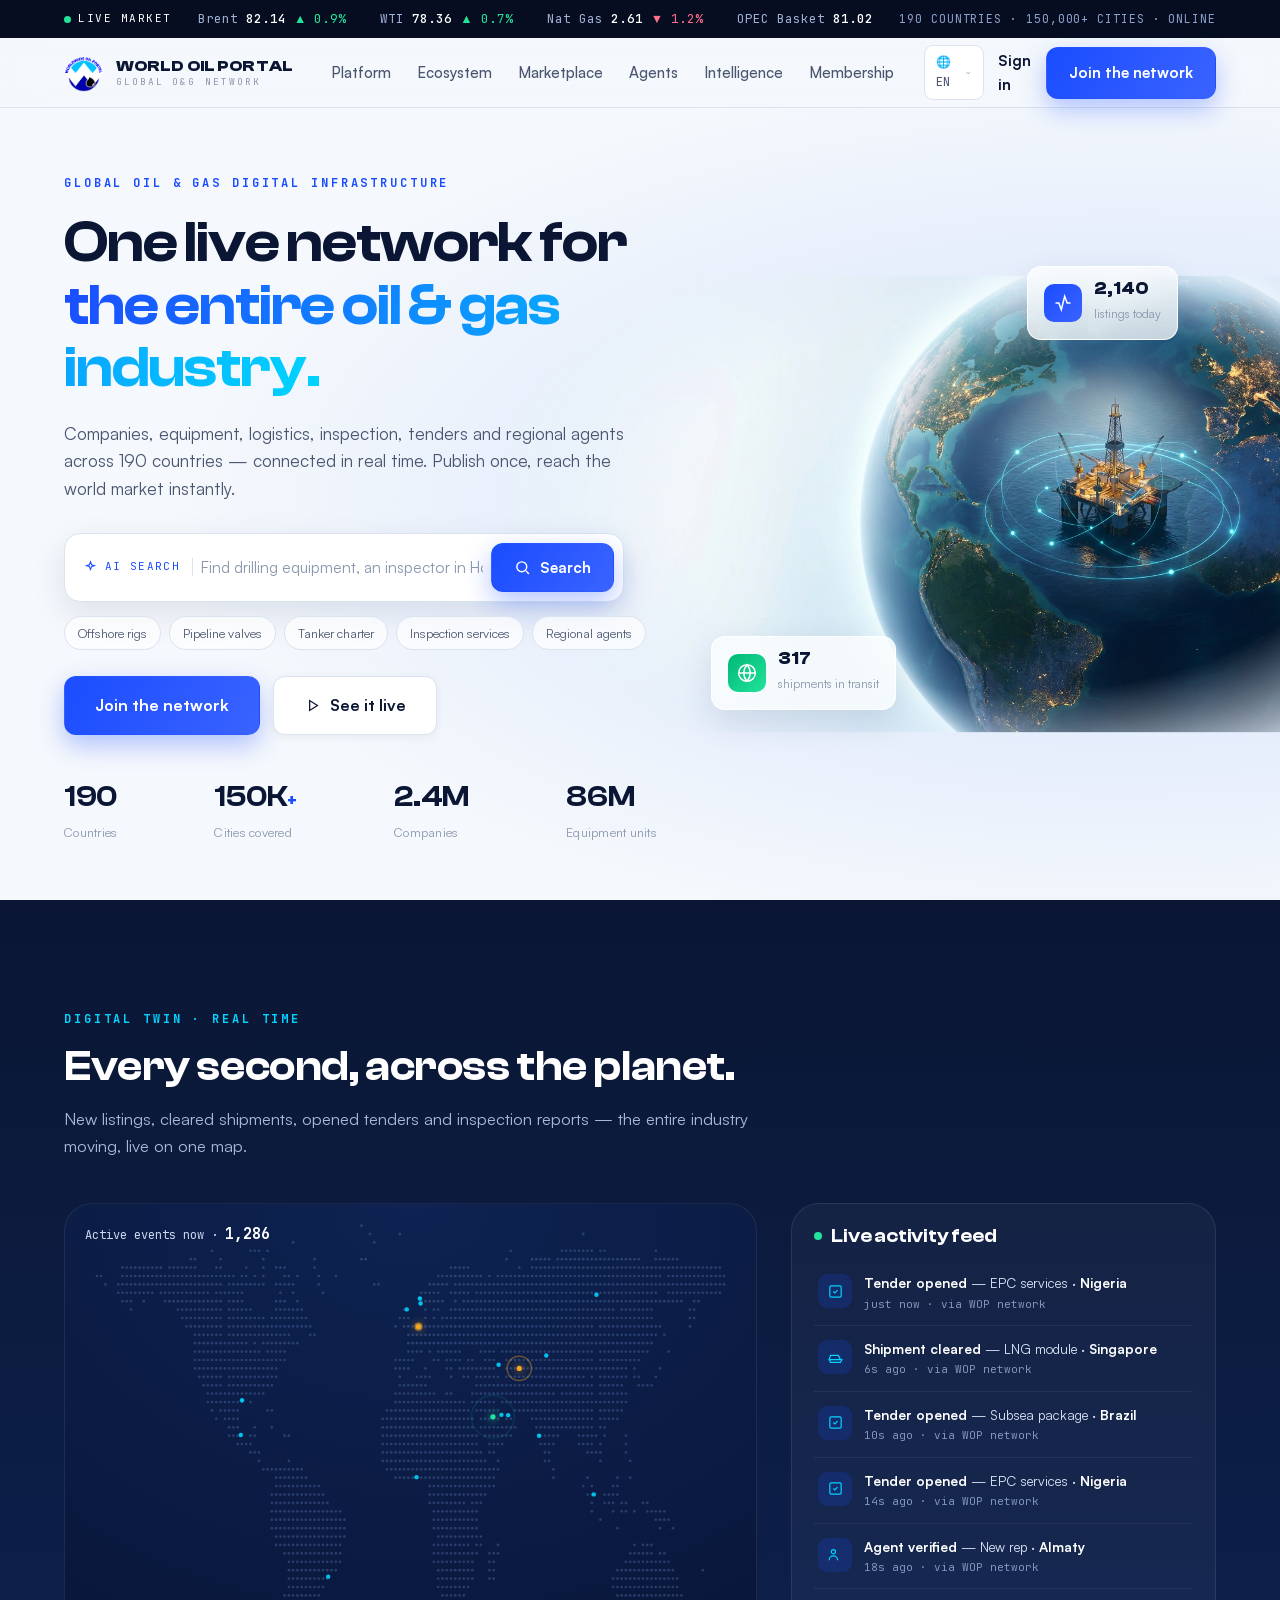
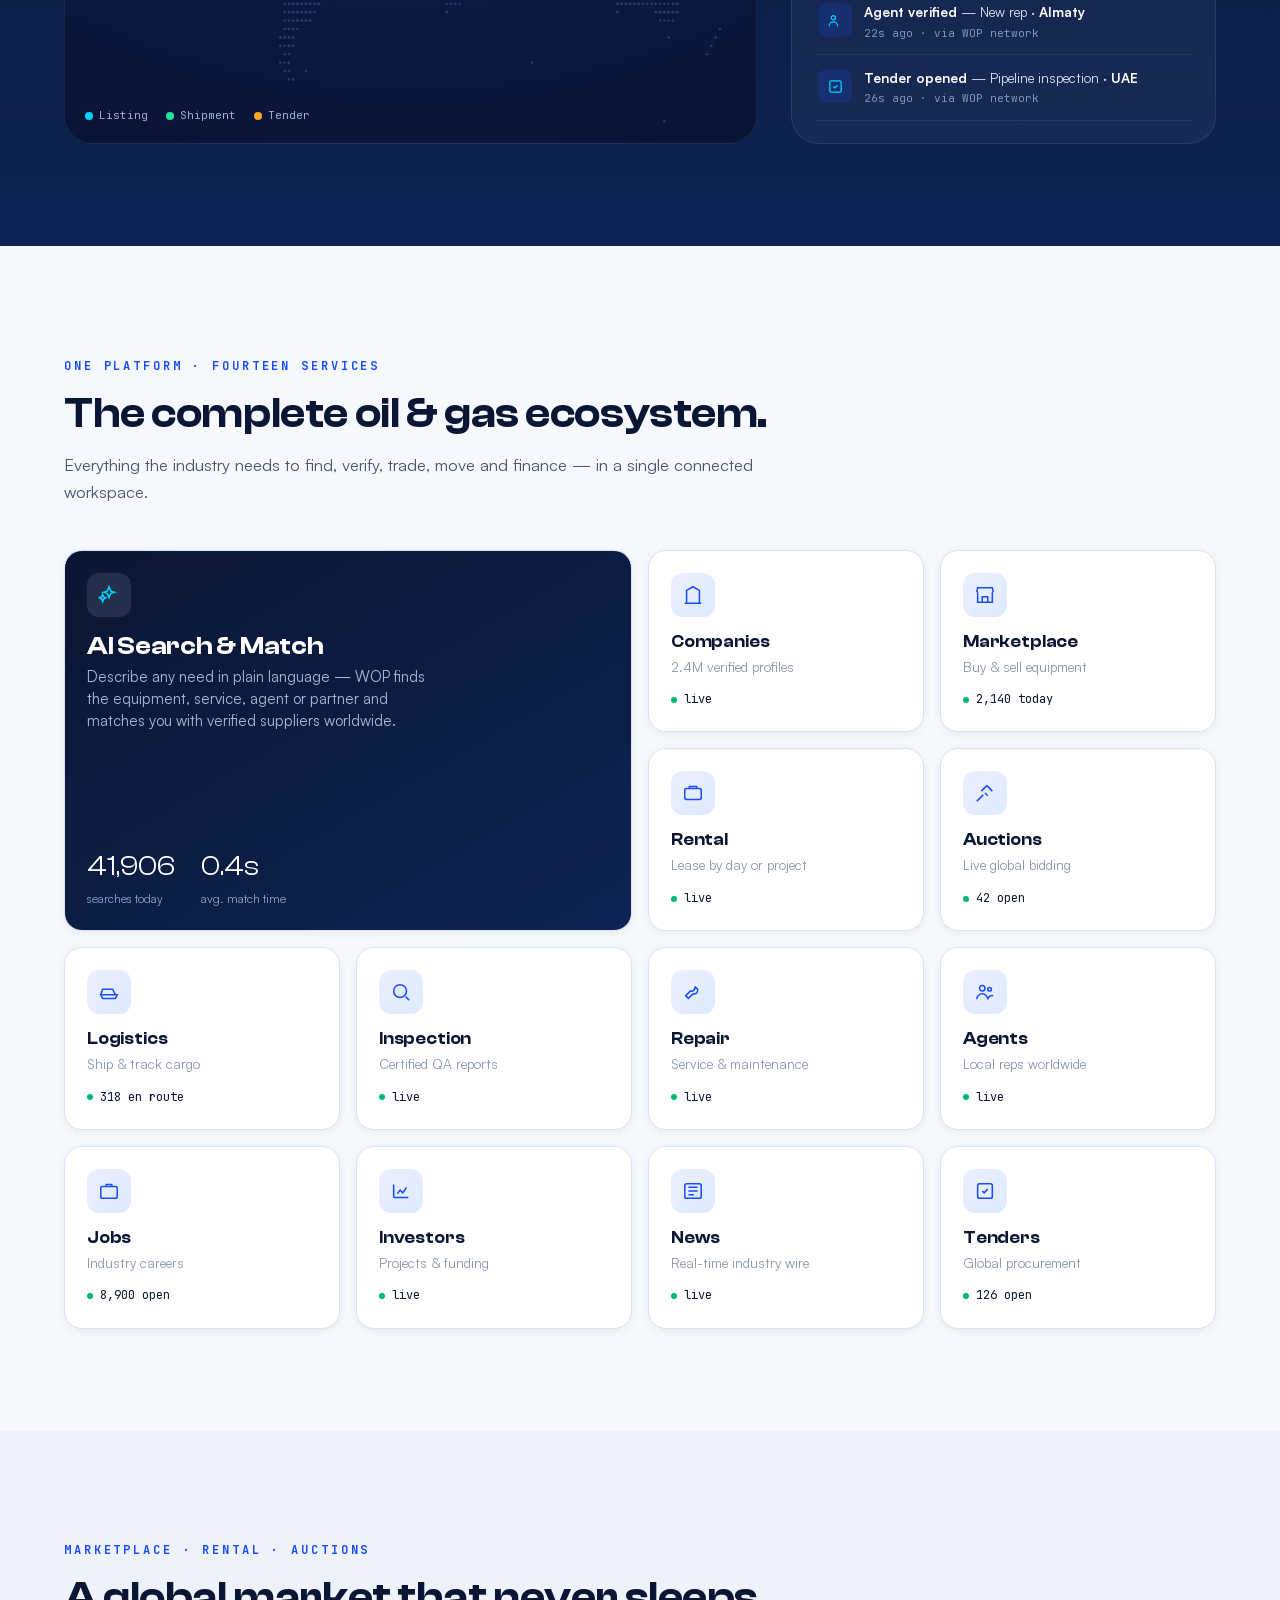
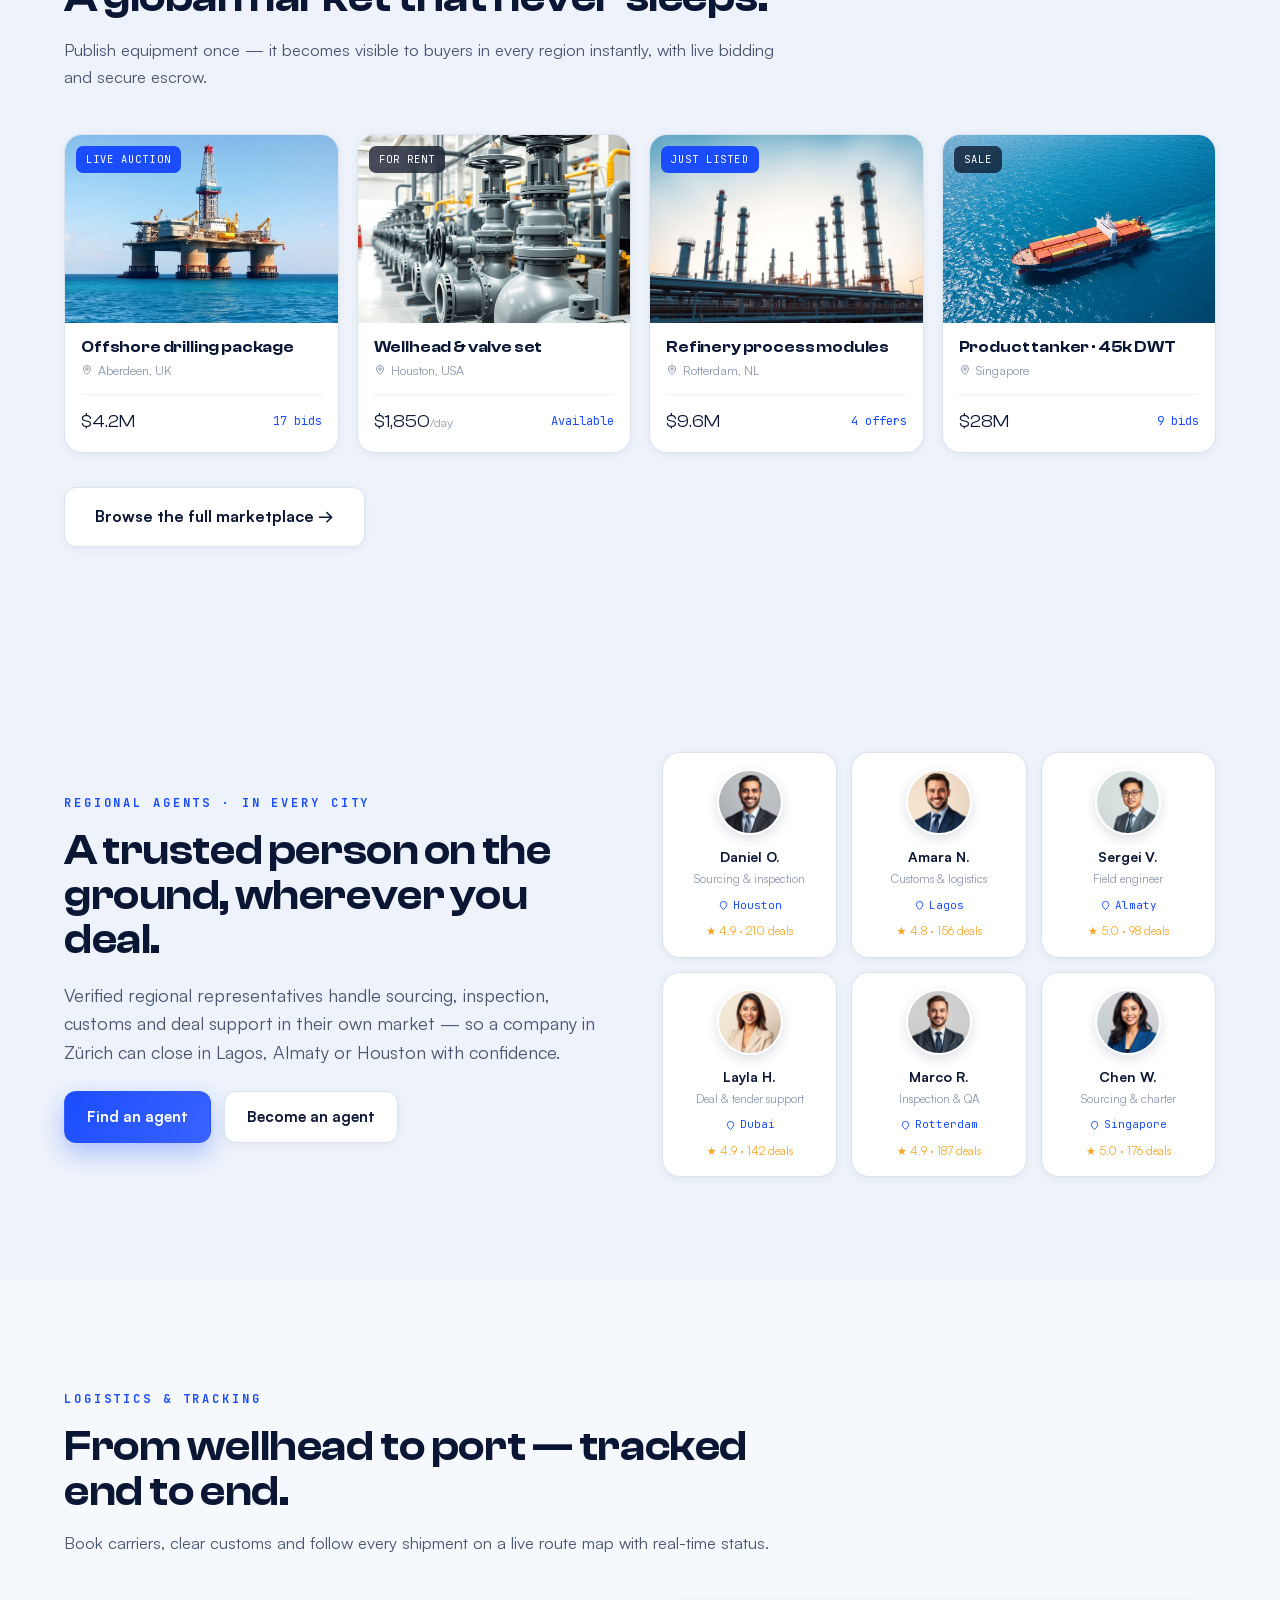
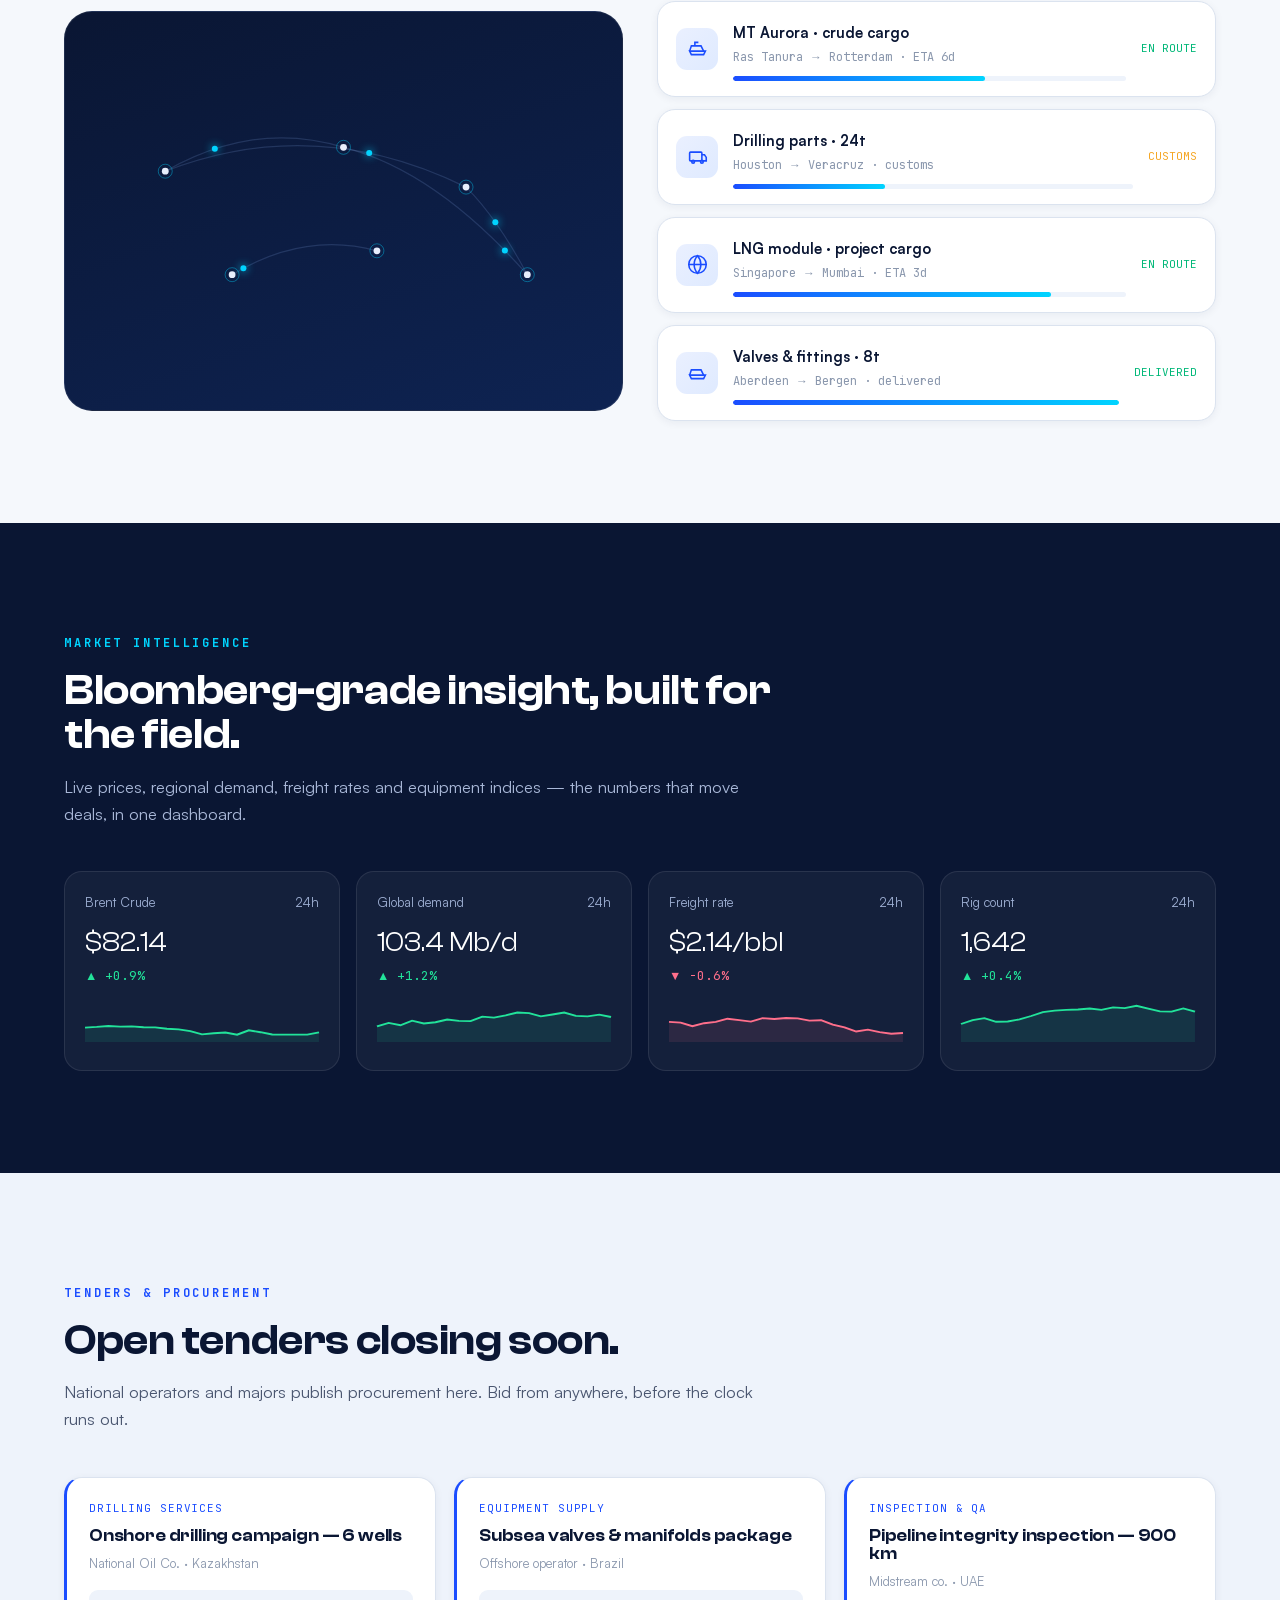
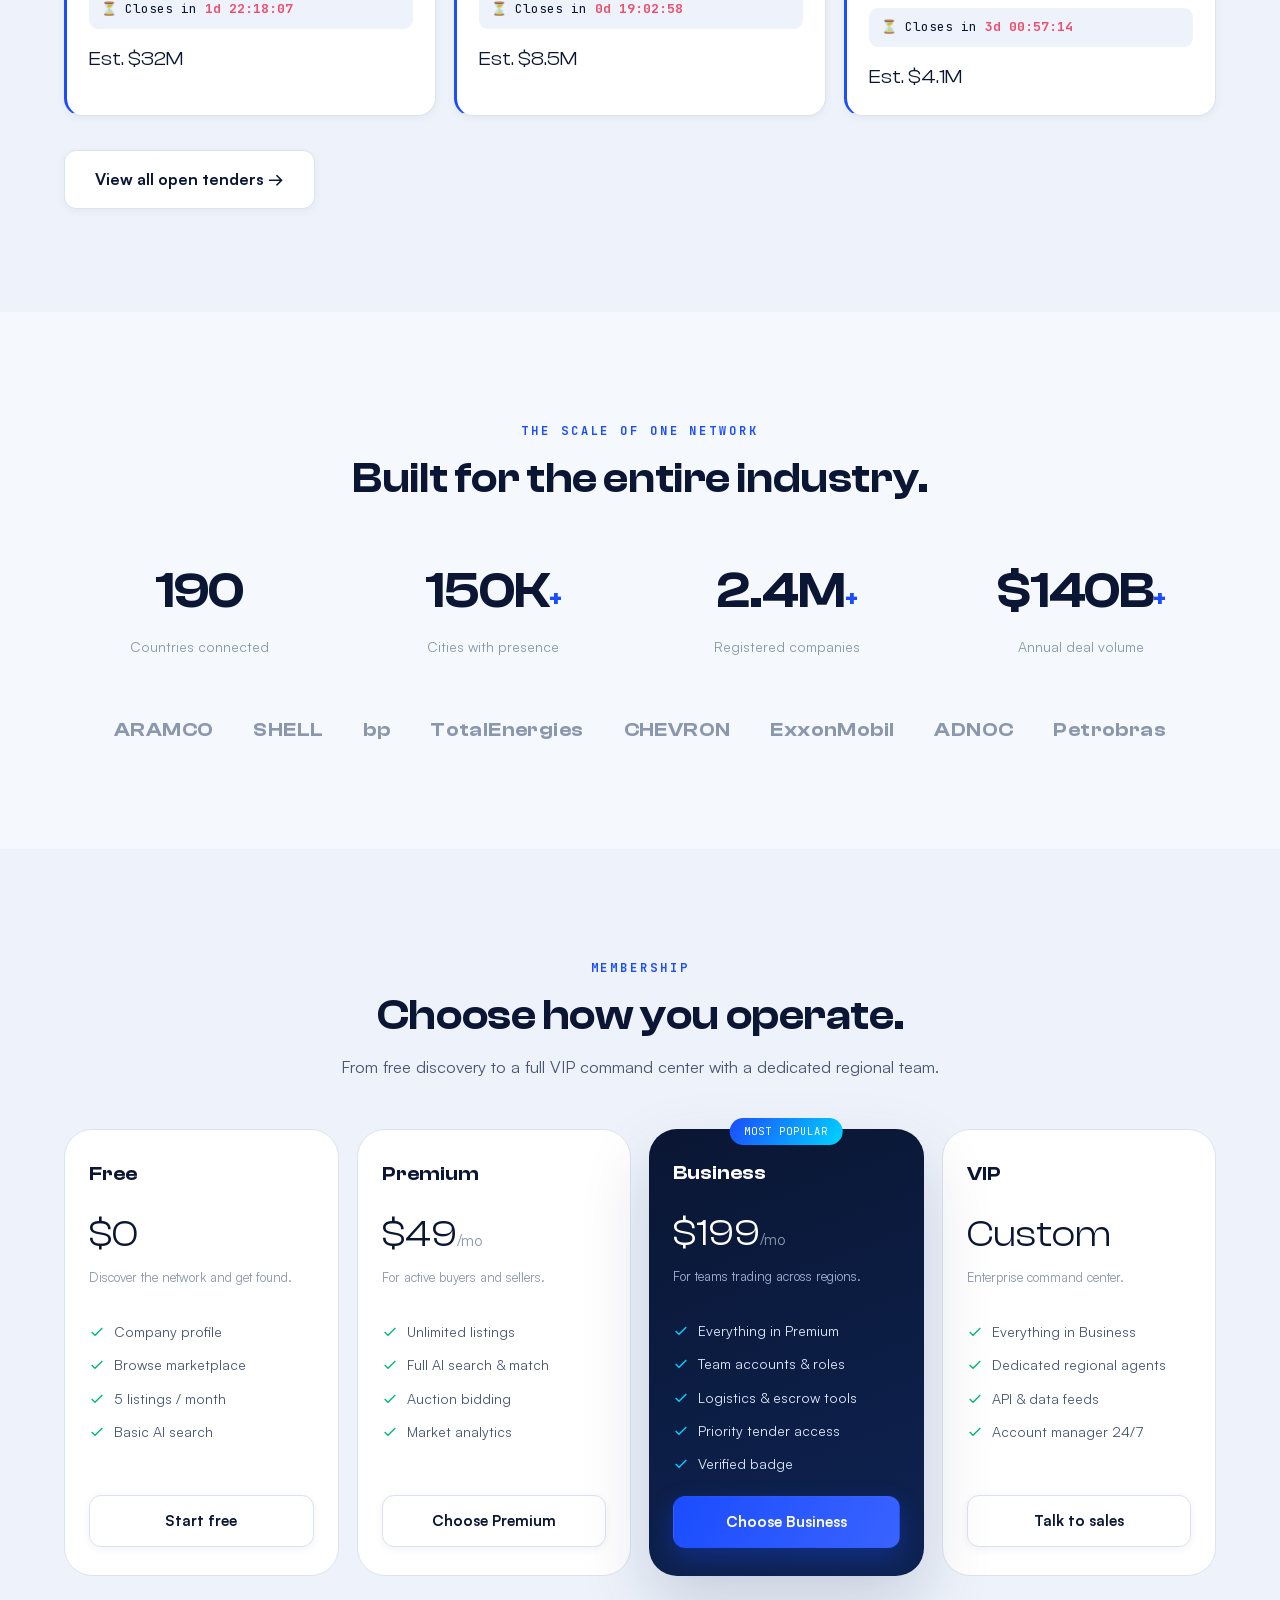
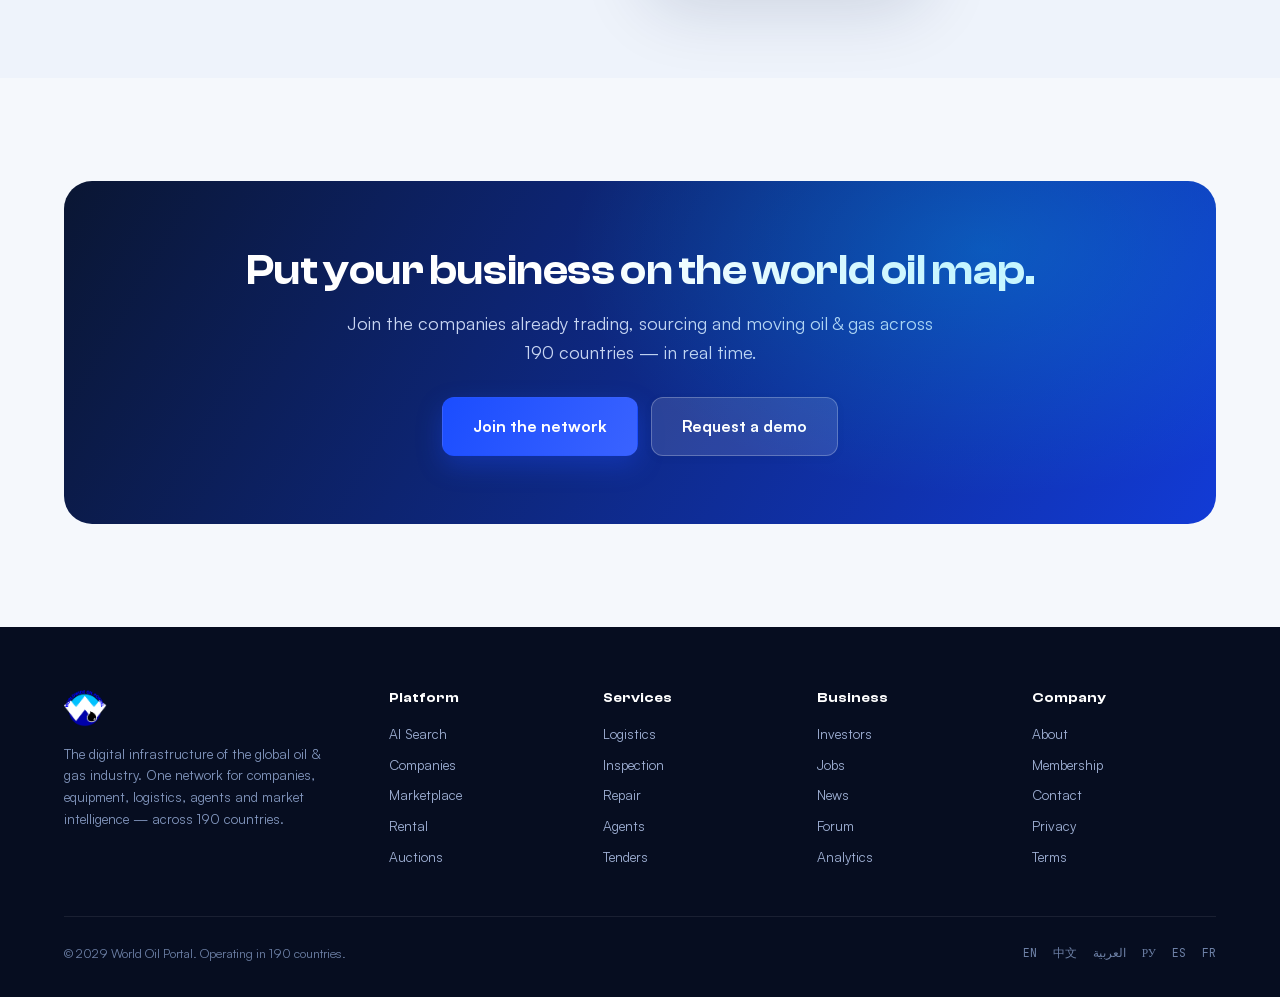
<file: index.html>
<!DOCTYPE html>
<html lang="en">
<head>
<meta charset="UTF-8">
<meta name="viewport" content="width=device-width, initial-scale=1.0">
<title>World Oil Portal — The global oil &amp; gas industry in one live network</title>
<meta name="description" content="World Oil Portal (WOP) is the digital infrastructure of the global oil &amp; gas industry — companies, equipment, marketplace, rental, auctions, logistics, inspection, agents, tenders and AI market intelligence across 190 countries.">
<style>
@import url('fonts/fonts.css');

/* ============ TOKENS ============ */
:root{
  --snow:#f5f8fc;
  --ice:#eef3fb;
  --white:#ffffff;
  --titanium:#dbe3ef;
  --silver:#8a97ad;
  --graphite:#4a5670;
  --navy:#0a1633;
  --navy2:#0e2352;
  --midnight:#060d20;
  --blue:#1b4dff;
  --blue-d:#123bd6;
  --cyan:#00d4ff;
  --ink:#132043;
  --ok:#00b878;
  --warn:#f5a623;
  --down:#ef4d6b;
  --glass:rgba(255,255,255,.72);
  --glass-brd:rgba(255,255,255,.9);
  --shadow-s:0 2px 8px rgba(13,32,74,.06);
  --shadow-m:0 12px 34px rgba(13,32,74,.10);
  --shadow-l:0 30px 70px rgba(13,32,74,.16);
  --r:18px; --r-s:12px; --r-l:28px;
  --wrap:1320px;
  --pad:clamp(20px,5vw,64px);
  --nav-h:70px; --strip-h:38px;
}
*{margin:0;padding:0;box-sizing:border-box}
html{scroll-behavior:smooth}
body{
  font-family:'Satoshi',system-ui,sans-serif;
  color:var(--graphite);
  background:var(--snow);
  font-size:18px;line-height:1.6;
  -webkit-font-smoothing:antialiased;
  overflow-x:hidden;
}
h1,h2,h3,h4{font-family:'Clash Display',sans-serif;color:var(--navy);line-height:1.06;font-weight:600;letter-spacing:-.01em}
.mono{font-family:'JetBrains Mono',monospace;font-variant-numeric:tabular-nums}
a{color:inherit;text-decoration:none}
img{max-width:100%;display:block}
.wrap{width:100%;max-width:var(--wrap);margin:0 auto;padding-inline:var(--pad)}
section{position:relative}
.eyebrow{font-family:'JetBrains Mono',monospace;font-size:12px;letter-spacing:.24em;text-transform:uppercase;color:var(--blue);font-weight:600}
.lead{font-size:clamp(17px,1.4vw,20px);color:var(--graphite)}

/* ============ BUTTONS ============ */
.btn{display:inline-flex;align-items:center;gap:9px;font-weight:600;font-size:15px;border-radius:var(--r-s);padding:13px 22px;transition:.22s;cursor:pointer;border:1px solid transparent;white-space:nowrap;font-family:'Satoshi'}
.btn svg{width:17px;height:17px}
.btn-primary{background:linear-gradient(120deg,var(--blue),#3a63ff);color:#fff;box-shadow:0 10px 26px rgba(27,77,255,.32)}
.btn-primary:hover{transform:translateY(-2px);box-shadow:0 16px 36px rgba(27,77,255,.42)}
.btn-ghost{background:var(--white);color:var(--navy);border-color:var(--titanium);box-shadow:var(--shadow-s)}
.btn-ghost:hover{border-color:var(--blue);color:var(--blue);transform:translateY(-2px)}
.btn-lg{padding:16px 30px;font-size:16px}

/* ============ LIVE TICKER STRIP ============ */
.strip{position:relative;z-index:60;height:var(--strip-h);background:var(--midnight);color:#cdd8ef;display:flex;align-items:center;overflow:hidden;font-size:13px}
.strip .wrap{display:flex;align-items:center;gap:26px;height:100%}
.strip .live{display:flex;align-items:center;gap:7px;font-family:'JetBrains Mono';font-size:11px;letter-spacing:.14em;color:#fff;flex-shrink:0}
.dot-live{width:7px;height:7px;border-radius:50%;background:#22e39a;box-shadow:0 0 0 0 rgba(34,227,154,.7);animation:pulse 1.8s infinite}
@keyframes pulse{0%{box-shadow:0 0 0 0 rgba(34,227,154,.6)}70%{box-shadow:0 0 0 8px rgba(34,227,154,0)}100%{box-shadow:0 0 0 0 rgba(34,227,154,0)}}
.tick-track{display:flex;gap:34px;white-space:nowrap;animation:scroll-x 40s linear infinite;font-family:'JetBrains Mono';font-size:12.5px}
.tick-track:hover{animation-play-state:paused}
@keyframes scroll-x{from{transform:translateX(0)}to{transform:translateX(-50%)}}
.q{display:inline-flex;align-items:center;gap:8px;color:#9fb0d4}
.q b{color:#fff;font-weight:500}
.q .up{color:#22e39a}.q .dn{color:#ff6f8b}
.strip .flag{margin-left:auto;flex-shrink:0;color:#8ba0c9;font-family:'JetBrains Mono';font-size:11.5px;letter-spacing:.08em}

/* ============ NAV ============ */
.nav{position:sticky;top:0;z-index:50;height:var(--nav-h);background:rgba(245,248,252,.82);backdrop-filter:blur(18px);border-bottom:1px solid var(--titanium)}
.nav .wrap{display:flex;align-items:center;height:100%;gap:30px}
.brand{display:flex;align-items:center;gap:11px;flex-shrink:0}
.brand img{height:38px;width:auto}
.brand .bt{display:flex;flex-direction:column;line-height:1}
.brand .bt b{font-family:'Clash Display';font-weight:700;color:var(--navy);font-size:16px;letter-spacing:.01em}
.brand .bt span{font-family:'JetBrains Mono';font-size:9.5px;letter-spacing:.22em;color:var(--silver);margin-top:3px}
.nav-links{display:flex;gap:26px;margin-left:8px}
.nav-links a{font-size:15px;font-weight:500;color:var(--graphite);transition:.2s}
.nav-links a:hover{color:var(--blue)}
.nav-links .m-cta{display:none}
@media(max-width:1080px){.nav-links .m-cta{display:inline-flex}}
.nav-actions{margin-left:auto;display:flex;align-items:center;gap:14px}
.lang{display:flex;align-items:center;gap:6px;font-family:'JetBrains Mono';font-size:12px;color:var(--graphite);border:1px solid var(--titanium);border-radius:9px;padding:7px 11px;background:var(--white);cursor:pointer}
.signin{font-size:15px;font-weight:600;color:var(--navy)}
.burger{display:none;flex-direction:column;gap:5px;cursor:pointer;background:none;border:0}
.burger span{width:24px;height:2px;background:var(--navy);border-radius:2px}

/* ============ HERO ============ */
.hero{position:relative;min-height:calc(100svh - var(--nav-h) - var(--strip-h));display:flex;align-items:center;overflow:hidden;background:
  radial-gradient(120% 90% at 88% 50%,#cfe6ff 0%,#e6eefc 34%,var(--snow) 62%)}
.hero-globe{position:absolute;right:-4%;top:50%;transform:translateY(-50%);width:min(64vw,960px);z-index:1;pointer-events:none;
  -webkit-mask-image:radial-gradient(75% 75% at 62% 50%,#000 55%,transparent 88%);
          mask-image:radial-gradient(75% 75% at 62% 50%,#000 55%,transparent 88%);
  filter:saturate(1.05)}
.hero-globe img{width:100%;animation:floaty 9s ease-in-out infinite}
@keyframes floaty{0%,100%{transform:translateY(0)}50%{transform:translateY(-16px)}}
.hero .wrap{position:relative;z-index:3;width:100%;padding-block:34px}
.hero-inner{max-width:660px}
.hero h1{font-size:clamp(34px,4.6vw,62px);font-weight:600;margin:18px 0 0;letter-spacing:-.02em}
.hero h1 .grad{background:linear-gradient(100deg,var(--blue),var(--cyan));-webkit-background-clip:text;background-clip:text;-webkit-text-fill-color:transparent}
.hero-sub{margin-top:20px;font-size:clamp(16px,1.35vw,19px);color:var(--graphite);max-width:560px}
.search{margin-top:30px;display:flex;align-items:center;gap:8px;background:var(--white);border:1px solid var(--titanium);border-radius:16px;padding:9px 9px 9px 18px;box-shadow:var(--shadow-m);max-width:560px}
.search .ai{display:flex;align-items:center;gap:7px;font-family:'JetBrains Mono';font-size:11px;letter-spacing:.12em;color:var(--blue);border-right:1px solid var(--titanium);padding-right:12px;flex-shrink:0}
.search input{flex:1;border:0;outline:0;font-family:'Satoshi';font-size:15.5px;color:var(--navy);background:none;min-width:0}
.search input::placeholder{color:var(--silver)}
.search button{flex-shrink:0}
.search-tags{margin-top:14px;display:flex;flex-wrap:wrap;gap:8px}
.search-tags span{font-size:12.5px;color:var(--graphite);background:rgba(255,255,255,.7);border:1px solid var(--titanium);border-radius:20px;padding:6px 13px;cursor:pointer;transition:.2s}
.search-tags span:hover{border-color:var(--blue);color:var(--blue)}
.hero-cta{margin-top:26px;display:flex;gap:13px;flex-wrap:wrap}
.hero-kpis{margin-top:38px;display:grid;grid-template-columns:repeat(4,auto);gap:10px 30px}
.kpi .n{font-family:'Clash Display';font-weight:600;font-size:clamp(22px,2.3vw,30px);color:var(--navy);letter-spacing:-.01em}
.kpi .n small{font-size:.6em;color:var(--blue)}
.kpi .l{font-size:12.5px;color:var(--silver);margin-top:2px;letter-spacing:.02em}
.hero-badge{position:absolute;z-index:4;background:var(--glass);backdrop-filter:blur(14px);border:1px solid var(--glass-brd);border-radius:14px;box-shadow:var(--shadow-m);padding:13px 16px;display:flex;align-items:center;gap:12px}
.hero-badge .ic{width:38px;height:38px;border-radius:10px;display:grid;place-items:center;flex-shrink:0}
.hero-badge .ic svg{width:20px;height:20px;stroke:#fff;fill:none}
.hero-badge b{font-family:'Clash Display';font-size:17px;color:var(--navy);display:block;line-height:1}
.hero-badge span{font-size:12px;color:var(--silver)}
.hb1{top:20%;right:8%}
.hb2{bottom:24%;right:30%}
@media(max-width:1080px){.hero-badge{display:none}}

/* ============ SECTION HEADERS ============ */
.sec-head{max-width:720px;margin-bottom:44px}
.sec-head h2{font-size:clamp(28px,3.3vw,44px);margin:14px 0 0}
.sec-head p{margin-top:16px;font-size:clamp(16px,1.3vw,18px)}
.sec-pad{padding-block:clamp(64px,8vw,110px)}

/* ============ LIVE WORLD MAP ============ */
.world{background:linear-gradient(180deg,var(--navy) 0%,var(--navy2) 100%);color:#e7eefc;overflow:hidden}
.world h2{color:#fff}
.world .eyebrow{color:var(--cyan)}
.world .sec-head p{color:#a9b8d8}
.world-grid{display:grid;grid-template-columns:1.55fr .95fr;gap:34px;align-items:stretch}
.map-wrap{position:relative;border-radius:var(--r-l);overflow:hidden;background:radial-gradient(120% 120% at 50% 0%,#0e2352,#081334);border:1px solid rgba(255,255,255,.08);min-height:440px}
#worldmap{width:100%;height:100%;display:block;position:absolute;inset:0}
.map-legend{position:absolute;left:20px;bottom:18px;display:flex;gap:18px;font-family:'JetBrains Mono';font-size:11px;color:#9fb0d4;z-index:2}
.map-legend i{display:inline-block;width:8px;height:8px;border-radius:50%;margin-right:6px;vertical-align:middle}
.map-stat{position:absolute;top:18px;left:20px;font-family:'JetBrains Mono';font-size:12px;color:#cdd8ef;z-index:2}
.map-stat b{color:#fff;font-size:15px}
.feed{background:rgba(255,255,255,.04);border:1px solid rgba(255,255,255,.09);border-radius:var(--r-l);padding:22px;display:flex;flex-direction:column}
.feed h3{color:#fff;font-size:19px;display:flex;align-items:center;gap:9px}
.feed h3 .dot-live{width:8px;height:8px}
.feed-list{margin-top:16px;display:flex;flex-direction:column;gap:2px;overflow:hidden;flex:1}
.fitem{display:flex;gap:12px;padding:12px 4px;border-bottom:1px solid rgba(255,255,255,.06);animation:fadein .5s ease}
@keyframes fadein{from{opacity:0;transform:translateY(-8px)}to{opacity:1;transform:none}}
.fitem .fic{width:34px;height:34px;border-radius:9px;flex-shrink:0;display:grid;place-items:center;background:rgba(27,77,255,.18)}
.fitem .fic svg{width:17px;height:17px;stroke:var(--cyan);fill:none}
.fitem .ftx{font-size:13.5px;color:#dce5f7;line-height:1.35}
.fitem .ftx b{color:#fff;font-weight:600}
.fitem .fmeta{font-family:'JetBrains Mono';font-size:11px;color:#8296bd;margin-top:3px}

/* ============ ECOSYSTEM BENTO ============ */
.bento{display:grid;grid-template-columns:repeat(4,1fr);gap:16px}
.mod{background:var(--white);border:1px solid var(--titanium);border-radius:var(--r);padding:22px;box-shadow:var(--shadow-s);transition:.25s;position:relative;overflow:hidden}
.mod:hover{transform:translateY(-4px);box-shadow:var(--shadow-m);border-color:rgba(27,77,255,.4)}
.mod .mic{width:44px;height:44px;border-radius:12px;background:linear-gradient(135deg,#eaf0ff,#dfeaff);display:grid;place-items:center;margin-bottom:16px}
.mod .mic svg{width:22px;height:22px;stroke:var(--blue);fill:none;stroke-width:1.7}
.mod h3{font-size:17px;font-weight:600}
.mod p{font-size:13.5px;color:var(--silver);margin-top:6px;line-height:1.45}
.mod .mlive{margin-top:14px;font-family:'JetBrains Mono';font-size:12px;color:var(--navy);display:flex;align-items:center;gap:7px}
.mod .mlive i{width:6px;height:6px;border-radius:50%;background:var(--ok);display:inline-block;animation:pulse 2s infinite}
.mod.big{grid-column:span 2;grid-row:span 2;background:linear-gradient(150deg,var(--navy),var(--navy2));color:#fff;display:flex;flex-direction:column}
.mod.big h3{color:#fff;font-size:26px}
.mod.big p{color:#a9b8d8;font-size:15px;max-width:340px}
.mod.big .mic{background:rgba(255,255,255,.1)}
.mod.big .mic svg{stroke:var(--cyan)}
.mod.big .spacer{flex:1}
.mod.big .big-metrics{display:flex;gap:26px;margin-top:20px}
.mod.big .big-metrics .n{font-family:'Clash Display';font-size:28px;color:#fff}
.mod.big .big-metrics .l{font-size:12px;color:#8ea3cc}

/* ============ MARKETPLACE ============ */
.rail{display:grid;grid-template-columns:repeat(4,1fr);gap:18px}
.card{background:var(--white);border:1px solid var(--titanium);border-radius:var(--r);overflow:hidden;box-shadow:var(--shadow-s);transition:.25s}
.card:hover{transform:translateY(-4px);box-shadow:var(--shadow-m)}
.card .ph{aspect-ratio:16/11;overflow:hidden;position:relative;background:var(--ice)}
.card .ph img{width:100%;height:100%;object-fit:cover;transition:.5s}
.card:hover .ph img{transform:scale(1.05)}
.card .tag{position:absolute;top:11px;left:11px;font-family:'JetBrains Mono';font-size:10.5px;letter-spacing:.1em;text-transform:uppercase;background:rgba(6,13,32,.72);color:#fff;padding:5px 10px;border-radius:7px;backdrop-filter:blur(6px)}
.card .tag.hot{background:var(--blue)}
.card .cbody{padding:16px}
.card h4{font-size:16px;font-weight:600;color:var(--navy)}
.card .loc{font-size:12.5px;color:var(--silver);margin-top:4px;display:flex;align-items:center;gap:5px}
.card .loc svg{stroke:var(--silver);fill:none}
.card .cfoot{display:flex;align-items:center;justify-content:space-between;margin-top:14px;padding-top:13px;border-top:1px solid var(--ice)}
.card .price{font-family:'Clash Display';font-size:18px;color:var(--navy)}
.card .bids{font-family:'JetBrains Mono';font-size:12px;color:var(--blue)}

/* ============ AGENTS ============ */
.agents{background:var(--ice)}
.agents-grid{display:grid;grid-template-columns:1fr 1fr;gap:44px;align-items:center}
.ag-people{display:grid;grid-template-columns:repeat(3,1fr);gap:14px}
.ag{background:var(--white);border:1px solid var(--titanium);border-radius:var(--r);padding:16px;text-align:center;box-shadow:var(--shadow-s);transition:.25s}
.ag:hover{transform:translateY(-4px);box-shadow:var(--shadow-m)}
.ag img{width:66px;height:66px;border-radius:50%;object-fit:cover;margin:0 auto 11px;border:2px solid var(--white);box-shadow:0 4px 12px rgba(13,32,74,.14)}
.ag b{display:block;font-size:14px;color:var(--navy);font-weight:600}
.ag .role{font-size:11.5px;color:var(--silver);margin-top:2px}
.ag .city{font-family:'JetBrains Mono';font-size:11px;color:var(--blue);margin-top:8px;display:flex;align-items:center;justify-content:center;gap:4px}
.ag .city svg{stroke:var(--blue);fill:none}
.ag .rate{margin-top:8px;font-size:11.5px;color:var(--warn)}

/* ============ LOGISTICS ============ */
.log-grid{display:grid;grid-template-columns:1fr 1fr;gap:34px;align-items:center}
.log-map{border-radius:var(--r-l);overflow:hidden;background:linear-gradient(160deg,var(--navy),var(--navy2));min-height:400px;position:relative;border:1px solid rgba(255,255,255,.08)}
#logmap{width:100%;height:100%;position:absolute;inset:0}
.ship-list{display:flex;flex-direction:column;gap:12px}
.ship{display:flex;align-items:center;gap:15px;background:var(--white);border:1px solid var(--titanium);border-radius:var(--r);padding:15px 18px;box-shadow:var(--shadow-s)}
.ship .sic{width:42px;height:42px;border-radius:11px;background:linear-gradient(135deg,#eaf0ff,#dfeaff);display:grid;place-items:center;flex-shrink:0}
.ship .sic svg{width:21px;height:21px;stroke:var(--blue);fill:none}
.ship .sinfo{flex:1;min-width:0}
.ship .sinfo b{font-size:14.5px;color:var(--navy);font-weight:600}
.ship .route{font-family:'JetBrains Mono';font-size:12px;color:var(--silver);margin-top:2px}
.ship .prog{height:5px;background:var(--ice);border-radius:4px;margin-top:9px;overflow:hidden}
.ship .prog i{display:block;height:100%;background:linear-gradient(90deg,var(--blue),var(--cyan));border-radius:4px}
.ship .status{font-family:'JetBrains Mono';font-size:11px;color:var(--ok);flex-shrink:0}

/* ============ ANALYTICS ============ */
.analytics{background:var(--navy);color:#e7eefc;overflow:hidden}
.analytics h2{color:#fff}.analytics .eyebrow{color:var(--cyan)}.analytics .sec-head p{color:#a9b8d8}
.an-grid{display:grid;grid-template-columns:repeat(4,1fr);gap:16px}
.an-card{background:rgba(255,255,255,.045);border:1px solid rgba(255,255,255,.09);border-radius:var(--r);padding:20px}
.an-card .aname{font-size:13px;color:#9fb0d4;display:flex;justify-content:space-between}
.an-card .aval{font-family:'Clash Display';font-size:27px;color:#fff;margin-top:8px}
.an-card .achg{font-family:'JetBrains Mono';font-size:12.5px;margin-top:2px}
.an-card .achg.up{color:#22e39a}.an-card .achg.dn{color:#ff6f8b}
.an-card svg.spark{width:100%;height:44px;margin-top:12px;overflow:visible}

/* ============ TENDERS ============ */
.tenders-grid{display:grid;grid-template-columns:repeat(3,1fr);gap:18px}
.tender{background:var(--white);border:1px solid var(--titanium);border-left:3px solid var(--blue);border-radius:var(--r);padding:22px;box-shadow:var(--shadow-s);transition:.25s}
.tender:hover{box-shadow:var(--shadow-m);transform:translateY(-3px)}
.tender .thead{display:flex;justify-content:space-between;align-items:start;gap:12px}
.tender .cat{font-family:'JetBrains Mono';font-size:11px;letter-spacing:.08em;text-transform:uppercase;color:var(--blue)}
.tender h4{font-size:17px;margin-top:10px;color:var(--navy)}
.tender .tmeta{font-size:13px;color:var(--silver);margin-top:8px}
.tender .cd{margin-top:16px;display:flex;align-items:center;gap:8px;font-family:'JetBrains Mono';font-size:13px;color:var(--navy);background:var(--ice);border-radius:9px;padding:9px 12px}
.tender .cd b{color:var(--down)}
.tender .val{font-family:'Clash Display';font-size:20px;color:var(--navy);margin-top:14px}

/* ============ TRUST ============ */
.trust{text-align:center}
.trust .nums{display:grid;grid-template-columns:repeat(4,1fr);gap:24px;margin-bottom:56px}
.trust .nums .n{font-family:'Clash Display';font-weight:600;font-size:clamp(30px,4vw,52px);color:var(--navy);letter-spacing:-.02em}
.trust .nums .n small{color:var(--blue);font-size:.5em}
.trust .nums .l{font-size:14px;color:var(--silver);margin-top:4px}
.logos{display:flex;flex-wrap:wrap;justify-content:center;gap:16px 40px;align-items:center;opacity:.72}
.logos span{font-family:'Clash Display';font-weight:600;font-size:20px;color:var(--silver);letter-spacing:.02em}

/* ============ TIERS ============ */
.tiers{background:var(--ice)}
.tier-grid{display:grid;grid-template-columns:repeat(4,1fr);gap:18px;align-items:stretch}
.tier{background:var(--white);border:1px solid var(--titanium);border-radius:var(--r-l);padding:28px 24px;display:flex;flex-direction:column;transition:.25s}
.tier:hover{transform:translateY(-5px);box-shadow:var(--shadow-m)}
.tier.feat{background:linear-gradient(160deg,var(--navy),var(--navy2));color:#fff;border:0;box-shadow:var(--shadow-l);position:relative}
.tier.feat .badge{position:absolute;top:-11px;left:50%;transform:translateX(-50%);background:linear-gradient(120deg,var(--blue),var(--cyan));color:#fff;font-family:'JetBrains Mono';font-size:10.5px;letter-spacing:.1em;padding:5px 14px;border-radius:20px;text-transform:uppercase}
.tier .tn{font-family:'Clash Display';font-size:20px;font-weight:600;color:var(--navy)}
.tier.feat .tn{color:#fff}
.tier .tp{font-family:'Clash Display';font-size:38px;color:var(--navy);margin:14px 0 2px}
.tier.feat .tp{color:#fff}
.tier .tp small{font-size:15px;color:var(--silver);font-family:'Satoshi'}
.tier .tdesc{font-size:13px;color:var(--silver);min-height:34px}
.tier.feat .tdesc{color:#9fb0d4}
.tier ul{list-style:none;margin:20px 0;display:flex;flex-direction:column;gap:11px;flex:1}
.tier li{font-size:14px;display:flex;gap:9px;align-items:flex-start;color:var(--graphite)}
.tier.feat li{color:#dce5f7}
.tier li svg{width:16px;height:16px;stroke:var(--ok);fill:none;flex-shrink:0;margin-top:3px}
.tier.feat li svg{stroke:var(--cyan)}
.tier .btn{justify-content:center;width:100%}
.tier.feat .btn-ghost{background:rgba(255,255,255,.1);color:#fff;border-color:rgba(255,255,255,.2)}

/* ============ CTA BAND ============ */
.ctaband{background:linear-gradient(120deg,var(--navy),var(--blue-d));color:#fff;border-radius:var(--r-l);padding:clamp(38px,6vw,68px);text-align:center;position:relative;overflow:hidden}
.ctaband::after{content:"";position:absolute;inset:0;background:radial-gradient(60% 120% at 80% 20%,rgba(0,212,255,.25),transparent 60%);pointer-events:none}
.ctaband h2{color:#fff;font-size:clamp(26px,3.5vw,42px);position:relative}
.ctaband p{color:#c8d5f2;margin:16px auto 30px;max-width:600px;position:relative}
.ctaband .hero-cta{justify-content:center;position:relative}
.ctaband .btn-ghost{background:rgba(255,255,255,.12);color:#fff;border-color:rgba(255,255,255,.25)}

/* ============ FOOTER ============ */
footer{background:var(--midnight);color:#9fb0d4;padding-block:60px 34px}
.foot-top{display:grid;grid-template-columns:1.6fr 1fr 1fr 1fr 1fr;gap:30px;padding-bottom:40px;border-bottom:1px solid rgba(255,255,255,.08)}
.foot-brand img{height:40px;margin-bottom:16px}
.foot-brand p{font-size:13.5px;color:#8296bd;max-width:280px}
.foot-col h5{font-family:'Clash Display';color:#fff;font-size:14px;margin-bottom:14px;font-weight:600}
.foot-col a{display:block;font-size:13.5px;color:#9fb0d4;margin-bottom:9px;transition:.2s}
.foot-col a:hover{color:var(--cyan)}
.foot-bot{display:flex;justify-content:space-between;align-items:center;padding-top:26px;font-size:12.5px;color:#6d80a6;flex-wrap:wrap;gap:14px}
.foot-langs{display:flex;gap:16px;font-family:'JetBrains Mono';font-size:11.5px}
.foot-langs a:hover{color:#fff}

/* ============ REVEAL ============ */
.reveal{opacity:0;transform:translateY(26px);transition:.7s cubic-bezier(.2,.7,.2,1)}
.reveal.in{opacity:1;transform:none}
@media (prefers-reduced-motion:reduce){.reveal{opacity:1;transform:none;transition:none}.hero-globe img,.dot-live{animation:none}}

/* ============ RESPONSIVE ============ */
@media(max-width:1080px){
  .nav-links{display:none}
  .burger{display:flex}
  .signin,.nav-actions .btn-primary,.lang{display:none}
  .hero-globe{width:82vw;right:-18%;opacity:.5}
  .world-grid,.log-grid,.agents-grid{grid-template-columns:1fr}
  .bento,.an-grid{grid-template-columns:repeat(2,1fr)}
  .rail,.tier-grid{grid-template-columns:repeat(2,1fr)}
  .tenders-grid{grid-template-columns:1fr 1fr}
}
@media(max-width:680px){
  body{font-size:16px}
  .strip .flag{display:none}
  .hero{min-height:auto;padding-block:36px 20px}
  .hero-globe{position:relative;width:118%;right:-9%;top:auto;transform:none;margin-top:22px;opacity:.95}
  .hero .wrap{padding-block:14px}
  .hero-kpis{grid-template-columns:1fr 1fr;gap:16px}
  .bento,.rail,.an-grid,.tenders-grid,.tier-grid{grid-template-columns:1fr}
  .mod.big{grid-column:span 1;grid-row:span 1}
  .trust .nums{grid-template-columns:1fr 1fr;gap:30px}
  .foot-top{grid-template-columns:1fr 1fr}
}
</style>
</head>
<body>

<!-- ===== LIVE MARKET STRIP ===== -->
<div class="strip">
  <div class="wrap">
    <div class="live"><span class="dot-live"></span> LIVE MARKET</div>
    <div style="flex:1;overflow:hidden">
      <div class="tick-track" id="ticker"></div>
    </div>
    <div class="flag">190 COUNTRIES · 150,000+ CITIES · ONLINE</div>
  </div>
</div>

<!-- ===== NAV ===== -->
<nav class="nav">
  <div class="wrap">
    <a href="#" class="brand">
      <img src="img/logo.png" alt="World Oil Portal logo">
      <span class="bt"><b>WORLD OIL PORTAL</b><span>GLOBAL O&amp;G NETWORK</span></span>
    </a>
    <div class="nav-links">
      <a href="#world">Platform</a>
      <a href="#ecosystem">Ecosystem</a>
      <a href="#marketplace">Marketplace</a>
      <a href="#agents">Agents</a>
      <a href="#analytics">Intelligence</a>
      <a href="#tiers">Membership</a>
    </div>
    <div class="nav-actions">
      <div class="lang">🌐 EN
        <svg width="10" height="10" viewBox="0 0 24 24" fill="none" stroke="currentColor" stroke-width="2"><path d="M6 9l6 6 6-6"/></svg>
      </div>
      <a href="#" class="signin">Sign in</a>
      <a href="#tiers" class="btn btn-primary">Join the network</a>
      <button class="burger" id="burger"><span></span><span></span><span></span></button>
    </div>
  </div>
</nav>

<!-- ===== HERO ===== -->
<header class="hero">
  <div class="hero-globe"><img src="img/hero-wide.png" alt="Digital twin of Earth showing the global oil and gas network"></div>

  <div class="hero-badge hb1">
    <div class="ic" style="background:linear-gradient(135deg,#1b4dff,#3a63ff)">
      <svg viewBox="0 0 24 24" stroke-width="1.8"><path d="M3 12h4l3 8 4-16 3 8h4"/></svg>
    </div>
    <div><b id="hb-listings">2,140</b><span>listings today</span></div>
  </div>
  <div class="hero-badge hb2">
    <div class="ic" style="background:linear-gradient(135deg,#00b878,#22e39a)">
      <svg viewBox="0 0 24 24" stroke-width="1.8"><circle cx="12" cy="12" r="10"/><path d="M2 12h20"/><path d="M12 2a15 15 0 010 20 15 15 0 010-20z"/></svg>
    </div>
    <div><b id="hb-shipments">318</b><span>shipments in transit</span></div>
  </div>

  <div class="wrap">
    <div class="hero-inner">
      <span class="eyebrow">Global oil &amp; gas digital infrastructure</span>
      <h1>One live network for<br><span class="grad">the entire oil &amp; gas industry.</span></h1>
      <p class="hero-sub">Companies, equipment, logistics, inspection, tenders and regional agents across 190 countries — connected in real time. Publish once, reach the world market instantly.</p>

      <div class="search">
        <span class="ai">
          <svg width="15" height="15" viewBox="0 0 24 24" fill="none" stroke="currentColor" stroke-width="1.8"><path d="M12 3l1.9 4.8L18 9l-4.1 1.2L12 15l-1.9-4.8L6 9l4.1-1.2z"/></svg>
          AI&nbsp;SEARCH
        </span>
        <input type="text" placeholder="Find drilling equipment, an inspector in Houston, a tanker to Rotterdam…">
        <button class="btn btn-primary">
          <svg viewBox="0 0 24 24" fill="none" stroke="currentColor" stroke-width="2"><circle cx="11" cy="11" r="7"/><path d="M21 21l-4-4"/></svg>
          Search
        </button>
      </div>
      <div class="search-tags">
        <span>Offshore rigs</span><span>Pipeline valves</span><span>Tanker charter</span><span>Inspection services</span><span>Regional agents</span>
      </div>

      <div class="hero-cta">
        <a href="#tiers" class="btn btn-primary btn-lg">Join the network</a>
        <a href="#world" class="btn btn-ghost btn-lg">
          <svg viewBox="0 0 24 24" fill="none" stroke="currentColor" stroke-width="1.8"><path d="M8 5v14l11-7z"/></svg>
          See it live
        </a>
      </div>

      <div class="hero-kpis">
        <div class="kpi"><div class="n">190</div><div class="l">Countries</div></div>
        <div class="kpi"><div class="n">150K<small>+</small></div><div class="l">Cities covered</div></div>
        <div class="kpi"><div class="n">2.4M</div><div class="l">Companies</div></div>
        <div class="kpi"><div class="n">86M</div><div class="l">Equipment units</div></div>
      </div>
    </div>
  </div>
</header>

<!-- ===== LIVE WORLD MAP ===== -->
<section class="world sec-pad" id="world">
  <div class="wrap">
    <div class="sec-head reveal">
      <span class="eyebrow">Digital twin · real time</span>
      <h2>Every second, across the planet.</h2>
      <p>New listings, cleared shipments, opened tenders and inspection reports — the entire industry moving, live on one map.</p>
    </div>
    <div class="world-grid">
      <div class="map-wrap reveal">
        <div class="map-stat">Active events now · <b id="map-count">1,284</b></div>
        <canvas id="worldmap"></canvas>
        <div class="map-legend">
          <span><i style="background:#00d4ff"></i>Listing</span>
          <span><i style="background:#22e39a"></i>Shipment</span>
          <span><i style="background:#f5a623"></i>Tender</span>
        </div>
      </div>
      <div class="feed reveal">
        <h3><span class="dot-live"></span> Live activity feed</h3>
        <div class="feed-list" id="feed"></div>
      </div>
    </div>
  </div>
</section>

<!-- ===== ECOSYSTEM BENTO ===== -->
<section class="sec-pad" id="ecosystem">
  <div class="wrap">
    <div class="sec-head reveal">
      <span class="eyebrow">One platform · fourteen services</span>
      <h2>The complete oil &amp; gas ecosystem.</h2>
      <p>Everything the industry needs to find, verify, trade, move and finance — in a single connected workspace.</p>
    </div>
    <div class="bento" id="bento">
      <div class="mod big reveal">
        <div class="mic"><svg viewBox="0 0 24 24"><path d="M12 3l1.9 4.8L18 9l-4.1 1.2L12 15l-1.9-4.8L6 9l4.1-1.2z"/><path d="M5 19l1-2.5L8.5 15 6 14 5 11.5 4 14 1.5 15 4 16.5z"/></svg></div>
        <h3>AI Search &amp; Match</h3>
        <p>Describe any need in plain language — WOP finds the equipment, service, agent or partner and matches you with verified suppliers worldwide.</p>
        <div class="spacer"></div>
        <div class="big-metrics">
          <div><div class="n" id="ai-q">41,900</div><div class="l">searches today</div></div>
          <div><div class="n">0.4s</div><div class="l">avg. match time</div></div>
        </div>
      </div>
    </div>
  </div>
</section>

<!-- ===== MARKETPLACE ===== -->
<section class="sec-pad" id="marketplace" style="background:var(--ice)">
  <div class="wrap">
    <div class="sec-head reveal">
      <span class="eyebrow">Marketplace · rental · auctions</span>
      <h2>A global market that never sleeps.</h2>
      <p>Publish equipment once — it becomes visible to buyers in every region instantly, with live bidding and secure escrow.</p>
    </div>
    <div class="rail">
      <div class="card reveal">
        <div class="ph"><span class="tag hot">Live auction</span><img src="img/auctions.jpg" alt="Offshore drilling package"></div>
        <div class="cbody"><h4>Offshore drilling package</h4>
          <div class="loc"><svg width="12" height="12" viewBox="0 0 24 24" fill="none" stroke="currentColor" stroke-width="2"><path d="M12 21s-7-6.3-7-11a7 7 0 1114 0c0 4.7-7 11-7 11z"/><circle cx="12" cy="10" r="2.5"/></svg>Aberdeen, UK</div>
          <div class="cfoot"><span class="price">$4.2M</span><span class="bids" data-bid>17 bids</span></div>
        </div>
      </div>
      <div class="card reveal">
        <div class="ph"><span class="tag">For rent</span><img src="img/equipment.jpg" alt="Pipeline and wellhead equipment"></div>
        <div class="cbody"><h4>Wellhead &amp; valve set</h4>
          <div class="loc"><svg width="12" height="12" viewBox="0 0 24 24" fill="none" stroke="currentColor" stroke-width="2"><path d="M12 21s-7-6.3-7-11a7 7 0 1114 0c0 4.7-7 11-7 11z"/><circle cx="12" cy="10" r="2.5"/></svg>Houston, USA</div>
          <div class="cfoot"><span class="price">$1,850<small style="font-size:.6em;color:var(--silver)">/day</small></span><span class="bids">Available</span></div>
        </div>
      </div>
      <div class="card reveal">
        <div class="ph"><span class="tag hot">Just listed</span><img src="img/refinery-dawn.png" alt="Refinery process modules"></div>
        <div class="cbody"><h4>Refinery process modules</h4>
          <div class="loc"><svg width="12" height="12" viewBox="0 0 24 24" fill="none" stroke="currentColor" stroke-width="2"><path d="M12 21s-7-6.3-7-11a7 7 0 1114 0c0 4.7-7 11-7 11z"/><circle cx="12" cy="10" r="2.5"/></svg>Rotterdam, NL</div>
          <div class="cfoot"><span class="price">$9.6M</span><span class="bids" data-bid>4 offers</span></div>
        </div>
      </div>
      <div class="card reveal">
        <div class="ph"><span class="tag">Sale</span><img src="img/logistics.jpg" alt="Product tanker charter"></div>
        <div class="cbody"><h4>Product tanker · 45k DWT</h4>
          <div class="loc"><svg width="12" height="12" viewBox="0 0 24 24" fill="none" stroke="currentColor" stroke-width="2"><path d="M12 21s-7-6.3-7-11a7 7 0 1114 0c0 4.7-7 11-7 11z"/><circle cx="12" cy="10" r="2.5"/></svg>Singapore</div>
          <div class="cfoot"><span class="price">$28M</span><span class="bids" data-bid>9 bids</span></div>
        </div>
      </div>
    </div>
    <div style="margin-top:34px" class="reveal"><a href="#" class="btn btn-ghost btn-lg">Browse the full marketplace →</a></div>
  </div>
</section>

<!-- ===== AGENTS ===== -->
<section class="agents sec-pad" id="agents">
  <div class="wrap">
    <div class="agents-grid">
      <div class="reveal">
        <span class="eyebrow">Regional agents · in every city</span>
        <h2 style="font-size:clamp(28px,3.3vw,42px);margin:14px 0 0">A trusted person on the ground, wherever you deal.</h2>
        <p class="lead" style="margin-top:18px">Verified regional representatives handle sourcing, inspection, customs and deal support in their own market — so a company in Zürich can close in Lagos, Almaty or Houston with confidence.</p>
        <div style="margin-top:24px;display:flex;gap:13px;flex-wrap:wrap">
          <a href="#" class="btn btn-primary">Find an agent</a>
          <a href="#" class="btn btn-ghost">Become an agent</a>
        </div>
      </div>
      <div class="ag-people reveal">
        <div class="ag"><img src="img/agents/a1_s.jpg" alt="Regional agent"><b>Daniel O.</b><div class="role">Sourcing &amp; inspection</div><div class="city"><svg width="11" height="11" viewBox="0 0 24 24" fill="none" stroke="currentColor" stroke-width="2"><path d="M12 21s-7-6.3-7-11a7 7 0 1114 0c0 4.7-7 11-7 11z"/></svg>Houston</div><div class="rate">★ 4.9 · 210 deals</div></div>
        <div class="ag"><img src="img/agents/a2_s.jpg" alt="Regional agent"><b>Amara N.</b><div class="role">Customs &amp; logistics</div><div class="city"><svg width="11" height="11" viewBox="0 0 24 24" fill="none" stroke="currentColor" stroke-width="2"><path d="M12 21s-7-6.3-7-11a7 7 0 1114 0c0 4.7-7 11-7 11z"/></svg>Lagos</div><div class="rate">★ 4.8 · 156 deals</div></div>
        <div class="ag"><img src="img/agents/a3_s.jpg" alt="Regional agent"><b>Sergei V.</b><div class="role">Field engineer</div><div class="city"><svg width="11" height="11" viewBox="0 0 24 24" fill="none" stroke="currentColor" stroke-width="2"><path d="M12 21s-7-6.3-7-11a7 7 0 1114 0c0 4.7-7 11-7 11z"/></svg>Almaty</div><div class="rate">★ 5.0 · 98 deals</div></div>
        <div class="ag"><img src="img/agents/a4_s.jpg" alt="Regional agent"><b>Layla H.</b><div class="role">Deal &amp; tender support</div><div class="city"><svg width="11" height="11" viewBox="0 0 24 24" fill="none" stroke="currentColor" stroke-width="2"><path d="M12 21s-7-6.3-7-11a7 7 0 1114 0c0 4.7-7 11-7 11z"/></svg>Dubai</div><div class="rate">★ 4.9 · 142 deals</div></div>
        <div class="ag"><img src="img/agents/a5_s.jpg" alt="Regional agent"><b>Marco R.</b><div class="role">Inspection &amp; QA</div><div class="city"><svg width="11" height="11" viewBox="0 0 24 24" fill="none" stroke="currentColor" stroke-width="2"><path d="M12 21s-7-6.3-7-11a7 7 0 1114 0c0 4.7-7 11-7 11z"/></svg>Rotterdam</div><div class="rate">★ 4.9 · 187 deals</div></div>
        <div class="ag"><img src="img/agents/a6_s.jpg" alt="Regional agent"><b>Chen W.</b><div class="role">Sourcing &amp; charter</div><div class="city"><svg width="11" height="11" viewBox="0 0 24 24" fill="none" stroke="currentColor" stroke-width="2"><path d="M12 21s-7-6.3-7-11a7 7 0 1114 0c0 4.7-7 11-7 11z"/></svg>Singapore</div><div class="rate">★ 5.0 · 176 deals</div></div>
      </div>
    </div>
  </div>
</section>

<!-- ===== LOGISTICS ===== -->
<section class="sec-pad">
  <div class="wrap">
    <div class="sec-head reveal">
      <span class="eyebrow">Logistics &amp; tracking</span>
      <h2>From wellhead to port — tracked end to end.</h2>
      <p>Book carriers, clear customs and follow every shipment on a live route map with real-time status.</p>
    </div>
    <div class="log-grid">
      <div class="log-map reveal"><canvas id="logmap"></canvas></div>
      <div class="ship-list reveal">
        <div class="ship">
          <div class="sic"><svg viewBox="0 0 24 24" stroke-width="1.8"><path d="M3 15l2-6h11l3 6"/><path d="M3 15h18l-2 4H5z"/><path d="M9 9V5h4"/></svg></div>
          <div class="sinfo"><b>MT Aurora · crude cargo</b><div class="route">Ras Tanura → Rotterdam · ETA 6d</div><div class="prog"><i style="width:64%"></i></div></div>
          <span class="status">EN ROUTE</span>
        </div>
        <div class="ship">
          <div class="sic"><svg viewBox="0 0 24 24" stroke-width="1.8"><rect x="3" y="7" width="14" height="10" rx="1"/><path d="M17 10h3l2 3v4h-5"/><circle cx="7" cy="18" r="1.6"/><circle cx="17" cy="18" r="1.6"/></svg></div>
          <div class="sinfo"><b>Drilling parts · 24t</b><div class="route">Houston → Veracruz · customs</div><div class="prog"><i style="width:38%"></i></div></div>
          <span class="status" style="color:var(--warn)">CUSTOMS</span>
        </div>
        <div class="ship">
          <div class="sic"><svg viewBox="0 0 24 24" stroke-width="1.8"><circle cx="12" cy="12" r="10"/><path d="M2 12h20"/><path d="M12 2a15 15 0 010 20 15 15 0 010-20z"/></svg></div>
          <div class="sinfo"><b>LNG module · project cargo</b><div class="route">Singapore → Mumbai · ETA 3d</div><div class="prog"><i style="width:81%"></i></div></div>
          <span class="status">EN ROUTE</span>
        </div>
        <div class="ship">
          <div class="sic"><svg viewBox="0 0 24 24" stroke-width="1.8"><path d="M3 15l2-6h11l3 6"/><path d="M3 15h18l-2 4H5z"/></svg></div>
          <div class="sinfo"><b>Valves &amp; fittings · 8t</b><div class="route">Aberdeen → Bergen · delivered</div><div class="prog"><i style="width:100%"></i></div></div>
          <span class="status">DELIVERED</span>
        </div>
      </div>
    </div>
  </div>
</section>

<!-- ===== ANALYTICS ===== -->
<section class="analytics sec-pad" id="analytics">
  <div class="wrap">
    <div class="sec-head reveal">
      <span class="eyebrow">Market intelligence</span>
      <h2>Bloomberg-grade insight, built for the field.</h2>
      <p>Live prices, regional demand, freight rates and equipment indices — the numbers that move deals, in one dashboard.</p>
    </div>
    <div class="an-grid" id="analytics-cards"></div>
  </div>
</section>

<!-- ===== TENDERS ===== -->
<section class="sec-pad" style="background:var(--ice)" id="tenders">
  <div class="wrap">
    <div class="sec-head reveal">
      <span class="eyebrow">Tenders &amp; procurement</span>
      <h2>Open tenders closing soon.</h2>
      <p>National operators and majors publish procurement here. Bid from anywhere, before the clock runs out.</p>
    </div>
    <div class="tenders-grid">
      <div class="tender reveal">
        <div class="thead"><span class="cat">Drilling services</span></div>
        <h4>Onshore drilling campaign — 6 wells</h4>
        <div class="tmeta">National Oil Co. · Kazakhstan</div>
        <div class="cd">⏳ Closes in <b class="cdv" data-end="46">—</b></div>
        <div class="val">Est. $32M</div>
      </div>
      <div class="tender reveal">
        <div class="thead"><span class="cat">Equipment supply</span></div>
        <h4>Subsea valves &amp; manifolds package</h4>
        <div class="tmeta">Offshore operator · Brazil</div>
        <div class="cd">⏳ Closes in <b class="cdv" data-end="19">—</b></div>
        <div class="val">Est. $8.5M</div>
      </div>
      <div class="tender reveal">
        <div class="thead"><span class="cat">Inspection &amp; QA</span></div>
        <h4>Pipeline integrity inspection — 900 km</h4>
        <div class="tmeta">Midstream co. · UAE</div>
        <div class="cd">⏳ Closes in <b class="cdv" data-end="72">—</b></div>
        <div class="val">Est. $4.1M</div>
      </div>
    </div>
    <div style="margin-top:34px" class="reveal"><a href="#" class="btn btn-ghost btn-lg">View all open tenders →</a></div>
  </div>
</section>

<!-- ===== TRUST / SCALE ===== -->
<section class="sec-pad trust">
  <div class="wrap">
    <div class="sec-head reveal" style="margin:0 auto 48px;text-align:center">
      <span class="eyebrow">The scale of one network</span>
      <h2>Built for the entire industry.</h2>
    </div>
    <div class="nums reveal">
      <div><div class="n">190</div><div class="l">Countries connected</div></div>
      <div><div class="n">150K<small>+</small></div><div class="l">Cities with presence</div></div>
      <div><div class="n">2.4M<small>+</small></div><div class="l">Registered companies</div></div>
      <div><div class="n">$140B<small>+</small></div><div class="l">Annual deal volume</div></div>
    </div>
    <div class="logos reveal">
      <span>ARAMCO</span><span>SHELL</span><span>bp</span><span>TotalEnergies</span><span>CHEVRON</span><span>ExxonMobil</span><span>ADNOC</span><span>Petrobras</span>
    </div>
  </div>
</section>

<!-- ===== MEMBERSHIP TIERS ===== -->
<section class="tiers sec-pad" id="tiers">
  <div class="wrap">
    <div class="sec-head reveal" style="margin:0 auto 48px;text-align:center">
      <span class="eyebrow">Membership</span>
      <h2>Choose how you operate.</h2>
      <p style="margin-left:auto;margin-right:auto">From free discovery to a full VIP command center with a dedicated regional team.</p>
    </div>
    <div class="tier-grid">
      <div class="tier reveal">
        <div class="tn">Free</div>
        <div class="tp">$0</div>
        <div class="tdesc">Discover the network and get found.</div>
        <ul>
          <li><svg viewBox="0 0 24 24" fill="none" stroke-width="2"><path d="M20 6L9 17l-5-5"/></svg>Company profile</li>
          <li><svg viewBox="0 0 24 24" fill="none" stroke-width="2"><path d="M20 6L9 17l-5-5"/></svg>Browse marketplace</li>
          <li><svg viewBox="0 0 24 24" fill="none" stroke-width="2"><path d="M20 6L9 17l-5-5"/></svg>5 listings / month</li>
          <li><svg viewBox="0 0 24 24" fill="none" stroke-width="2"><path d="M20 6L9 17l-5-5"/></svg>Basic AI search</li>
        </ul>
        <a href="#" class="btn btn-ghost">Start free</a>
      </div>
      <div class="tier reveal">
        <div class="tn">Premium</div>
        <div class="tp">$49<small>/mo</small></div>
        <div class="tdesc">For active buyers and sellers.</div>
        <ul>
          <li><svg viewBox="0 0 24 24" fill="none" stroke-width="2"><path d="M20 6L9 17l-5-5"/></svg>Unlimited listings</li>
          <li><svg viewBox="0 0 24 24" fill="none" stroke-width="2"><path d="M20 6L9 17l-5-5"/></svg>Full AI search &amp; match</li>
          <li><svg viewBox="0 0 24 24" fill="none" stroke-width="2"><path d="M20 6L9 17l-5-5"/></svg>Auction bidding</li>
          <li><svg viewBox="0 0 24 24" fill="none" stroke-width="2"><path d="M20 6L9 17l-5-5"/></svg>Market analytics</li>
        </ul>
        <a href="#" class="btn btn-ghost">Choose Premium</a>
      </div>
      <div class="tier feat reveal">
        <div class="badge">Most popular</div>
        <div class="tn">Business</div>
        <div class="tp">$199<small>/mo</small></div>
        <div class="tdesc">For teams trading across regions.</div>
        <ul>
          <li><svg viewBox="0 0 24 24" fill="none" stroke-width="2"><path d="M20 6L9 17l-5-5"/></svg>Everything in Premium</li>
          <li><svg viewBox="0 0 24 24" fill="none" stroke-width="2"><path d="M20 6L9 17l-5-5"/></svg>Team accounts &amp; roles</li>
          <li><svg viewBox="0 0 24 24" fill="none" stroke-width="2"><path d="M20 6L9 17l-5-5"/></svg>Logistics &amp; escrow tools</li>
          <li><svg viewBox="0 0 24 24" fill="none" stroke-width="2"><path d="M20 6L9 17l-5-5"/></svg>Priority tender access</li>
          <li><svg viewBox="0 0 24 24" fill="none" stroke-width="2"><path d="M20 6L9 17l-5-5"/></svg>Verified badge</li>
        </ul>
        <a href="#" class="btn btn-primary">Choose Business</a>
      </div>
      <div class="tier reveal">
        <div class="tn">VIP</div>
        <div class="tp">Custom</div>
        <div class="tdesc">Enterprise command center.</div>
        <ul>
          <li><svg viewBox="0 0 24 24" fill="none" stroke-width="2"><path d="M20 6L9 17l-5-5"/></svg>Everything in Business</li>
          <li><svg viewBox="0 0 24 24" fill="none" stroke-width="2"><path d="M20 6L9 17l-5-5"/></svg>Dedicated regional agents</li>
          <li><svg viewBox="0 0 24 24" fill="none" stroke-width="2"><path d="M20 6L9 17l-5-5"/></svg>API &amp; data feeds</li>
          <li><svg viewBox="0 0 24 24" fill="none" stroke-width="2"><path d="M20 6L9 17l-5-5"/></svg>Account manager 24/7</li>
        </ul>
        <a href="#" class="btn btn-ghost">Talk to sales</a>
      </div>
    </div>
  </div>
</section>

<!-- ===== CTA BAND ===== -->
<section class="sec-pad">
  <div class="wrap">
    <div class="ctaband reveal">
      <h2>Put your business on the world oil map.</h2>
      <p>Join the companies already trading, sourcing and moving oil &amp; gas across 190 countries — in real time.</p>
      <div class="hero-cta">
        <a href="#" class="btn btn-primary btn-lg">Join the network</a>
        <a href="#" class="btn btn-ghost btn-lg">Request a demo</a>
      </div>
    </div>
  </div>
</section>

<!-- ===== FOOTER ===== -->
<footer>
  <div class="wrap">
    <div class="foot-top">
      <div class="foot-brand">
        <img src="img/logo.png" alt="World Oil Portal">
        <p>The digital infrastructure of the global oil &amp; gas industry. One network for companies, equipment, logistics, agents and market intelligence — across 190 countries.</p>
      </div>
      <div class="foot-col">
        <h5>Platform</h5>
        <a href="#">AI Search</a><a href="#">Companies</a><a href="#">Marketplace</a><a href="#">Rental</a><a href="#">Auctions</a>
      </div>
      <div class="foot-col">
        <h5>Services</h5>
        <a href="#">Logistics</a><a href="#">Inspection</a><a href="#">Repair</a><a href="#">Agents</a><a href="#">Tenders</a>
      </div>
      <div class="foot-col">
        <h5>Business</h5>
        <a href="#">Investors</a><a href="#">Jobs</a><a href="#">News</a><a href="#">Forum</a><a href="#">Analytics</a>
      </div>
      <div class="foot-col">
        <h5>Company</h5>
        <a href="#">About</a><a href="#">Membership</a><a href="#">Contact</a><a href="#">Privacy</a><a href="#">Terms</a>
      </div>
    </div>
    <div class="foot-bot">
      <span>© 2029 World Oil Portal. Operating in 190 countries.</span>
      <div class="foot-langs">
        <a href="#">EN</a><a href="#">中文</a><a href="#">العربية</a><a href="#">РУ</a><a href="#">ES</a><a href="#">FR</a>
      </div>
    </div>
  </div>
</footer>

<script src="worlddots.js"></script>
<script>
/* ================= REVEAL OBSERVER (defined first!) ================= */
var io=new IntersectionObserver(function(es){es.forEach(function(e){if(e.isIntersecting){e.target.classList.add('in');io.unobserve(e.target);}});},{threshold:0.12});
function observeReveals(){document.querySelectorAll('.reveal:not(.in)').forEach(function(el){io.observe(el);});}
observeReveals();

/* ================= LIVE MARKET TICKER ================= */
(function(){
  const quotes=[
    {n:'Brent',v:82.14,c:0.9},{n:'WTI',v:78.36,c:0.7},{n:'Nat Gas',v:2.61,c:-1.2},
    {n:'OPEC Basket',v:81.02,c:0.5},{n:'Gasoline',v:2.44,c:-0.4},{n:'Heating Oil',v:2.58,c:0.3},
    {n:'Diesel EU',v:742,c:0.6},{n:'Freight BDI',v:1876,c:1.4}
  ];
  const track=document.getElementById('ticker');
  function render(){
    let html='';
    quotes.forEach(q=>{
      const up=q.c>=0;
      html+='<span class="q">'+q.n+' <b>'+q.v+'</b> <span class="'+(up?'up':'dn')+'">'+(up?'▲':'▼')+' '+Math.abs(q.c).toFixed(1)+'%</span></span>';
    });
    track.innerHTML=html+html;
  }
  render();
  setInterval(function(){
    quotes.forEach(function(q){var d=(Math.random()-0.5)*0.3; q.v=+(q.v+d).toFixed(2); q.c=+(q.c+d).toFixed(1);});
    render();
  },3500);
})();

/* ================= LIVE BADGES / COUNTERS ================= */
(function(){
  var listings=2140, ships=318, mapc=1284, aiq=41900;
  var eL=document.getElementById('hb-listings'),eS=document.getElementById('hb-shipments'),
      eM=document.getElementById('map-count'),eA=document.getElementById('ai-q');
  setInterval(function(){
    listings+=Math.floor(Math.random()*4); ships+=Math.floor(Math.random()*3)-1;
    mapc+=Math.floor(Math.random()*7)-3; aiq+=Math.floor(Math.random()*9);
    if(eL)eL.textContent=listings.toLocaleString();
    if(eS)eS.textContent=Math.max(280,ships).toLocaleString();
    if(eM)eM.textContent=mapc.toLocaleString();
    if(eA)eA.textContent=aiq.toLocaleString();
  },2600);
})();
setInterval(function(){document.querySelectorAll('[data-bid]').forEach(function(el){
  if(Math.random()>0.6){var m=el.textContent.match(/\d+/);if(m){el.textContent=el.textContent.replace(/\d+/,(+m[0]+1));el.style.color='#00d4ff';setTimeout(function(){el.style.color='';},400);}}
});},3200);

/* ================= ECOSYSTEM MODULES ================= */
var mods=[
  {t:'Companies',d:'2.4M verified profiles',m:'live',ic:'<path d="M3 21h18"/><path d="M5 21V7l7-4 7 4v14"/><path d="M9 9h.01M9 13h.01M15 9h.01M15 13h.01"/>'},
  {t:'Marketplace',d:'Buy &amp; sell equipment',m:'2,140 today',ic:'<path d="M3 9l1-5h16l1 5"/><path d="M4 9v11h16V9"/><path d="M9 20v-6h6v6"/>'},
  {t:'Rental',d:'Lease by day or project',m:'live',ic:'<rect x="3" y="7" width="18" height="12" rx="2"/><path d="M8 7V5h8v2"/>'},
  {t:'Auctions',d:'Live global bidding',m:'42 open',ic:'<path d="M14 4l6 6M8 10l6-6M3 21l7-7M12 12l3 3"/>'},
  {t:'Logistics',d:'Ship &amp; track cargo',m:'318 en route',ic:'<path d="M3 15l2-6h11l3 6"/><path d="M3 15h18l-2 4H5z"/>'},
  {t:'Inspection',d:'Certified QA reports',m:'live',ic:'<circle cx="11" cy="11" r="7"/><path d="M21 21l-4-4"/>'},
  {t:'Repair',d:'Service &amp; maintenance',m:'live',ic:'<path d="M14 6a4 4 0 01-5 5L4 16l3 3 5-5a4 4 0 005-5z"/>'},
  {t:'Agents',d:'Local reps worldwide',m:'live',ic:'<circle cx="9" cy="8" r="3"/><path d="M3 20a6 6 0 0112 0"/><circle cx="17" cy="9" r="2"/><path d="M15 20a5 5 0 016-4"/>'},
  {t:'Jobs',d:'Industry careers',m:'8,900 open',ic:'<rect x="3" y="7" width="18" height="13" rx="2"/><path d="M9 7V5h6v2"/>'},
  {t:'Investors',d:'Projects &amp; funding',m:'live',ic:'<path d="M4 19V5M4 19h16M8 15l3-4 3 3 4-6"/>'},
  {t:'News',d:'Real-time industry wire',m:'live',ic:'<rect x="3" y="4" width="18" height="16" rx="2"/><path d="M7 8h10M7 12h10M7 16h6"/>'},
  {t:'Tenders',d:'Global procurement',m:'126 open',ic:'<rect x="4" y="4" width="16" height="16" rx="2"/><path d="M9 12l2 2 4-4"/>'}
];
(function(){
  var bento=document.getElementById('bento');
  mods.forEach(function(m){
    var el=document.createElement('div');
    el.className='mod reveal';
    el.innerHTML='<div class="mic"><svg viewBox="0 0 24 24">'+m.ic+'</svg></div>'+
      '<h3>'+m.t+'</h3><p>'+m.d+'</p>'+
      '<div class="mlive"><i></i>'+m.m+'</div>';
    bento.appendChild(el);
    io.observe(el);
  });
})();

/* ================= ANALYTICS CARDS + SPARKLINES ================= */
var anData=[
  {n:'Brent Crude',v:'$82.14',c:'+0.9%',up:true},
  {n:'Global demand',v:'103.4 Mb/d',c:'+1.2%',up:true},
  {n:'Freight rate',v:'$2.14/bbl',c:'-0.6%',up:false},
  {n:'Rig count',v:'1,642',c:'+0.4%',up:true}
];
function sparkline(up){
  var pts=[],y=30;
  for(var i=0;i<=20;i++){y+=(Math.random()-(up?0.56:0.44))*9;y=Math.max(8,Math.min(40,y));pts.push([i*10,y]);}
  var d=pts.map(function(p,i){return (i?'L':'M')+p[0]+' '+p[1];}).join(' ');
  var col=up?'#22e39a':'#ff6f8b';
  return '<svg class="spark" viewBox="0 0 200 48" preserveAspectRatio="none">'+
    '<path d="'+d+'" fill="none" stroke="'+col+'" stroke-width="2"/>'+
    '<path d="'+d+' L200 48 L0 48 Z" fill="'+col+'" opacity="0.1"/></svg>';
}
(function(){
  var wrap=document.getElementById('analytics-cards');
  anData.forEach(function(a){
    var el=document.createElement('div');el.className='an-card reveal';
    el.innerHTML='<div class="aname">'+a.n+' <span>24h</span></div>'+
      '<div class="aval">'+a.v+'</div>'+
      '<div class="achg '+(a.up?'up':'dn')+'">'+(a.up?'▲':'▼')+' '+a.c+'</div>'+
      sparkline(a.up);
    wrap.appendChild(el);io.observe(el);
  });
})();

/* ================= LIVE FEED ================= */
var feedTemplates=[
  {ic:'<path d="M3 9l1-5h16l1 5"/><path d="M4 9v11h16V9"/>',t:'New listing',d:['Drilling mud pumps · <b>Houston</b>','Subsea manifold · <b>Stavanger</b>','Wellhead set · <b>Baku</b>','Compressor package · <b>Doha</b>','Casing pipe · <b>Midland</b>']},
  {ic:'<path d="M3 15l2-6h11l3 6"/><path d="M3 15h18l-2 4H5z"/>',t:'Shipment cleared',d:['Crude cargo · <b>Rotterdam</b>','Project cargo · <b>Mumbai</b>','LNG module · <b>Singapore</b>','Valves · <b>Bergen</b>']},
  {ic:'<rect x="4" y="4" width="16" height="16" rx="2"/><path d="M9 12l2 2 4-4"/>',t:'Tender opened',d:['Pipeline inspection · <b>UAE</b>','Drilling campaign · <b>Kazakhstan</b>','EPC services · <b>Nigeria</b>','Subsea package · <b>Brazil</b>']},
  {ic:'<circle cx="9" cy="8" r="3"/><path d="M3 20a6 6 0 0112 0"/>',t:'Agent verified',d:['New rep · <b>Lagos</b>','New rep · <b>Almaty</b>','New rep · <b>Dubai</b>']}
];
(function(){
  var feed=document.getElementById('feed');var max=7;
  function add(){
    var tpl=feedTemplates[Math.floor(Math.random()*feedTemplates.length)];
    var d=tpl.d[Math.floor(Math.random()*tpl.d.length)];
    var el=document.createElement('div');el.className='fitem';
    el.innerHTML='<div class="fic"><svg viewBox="0 0 24 24" stroke-width="1.7">'+tpl.ic+'</svg></div>'+
      '<div><div class="ftx"><b>'+tpl.t+'</b> — '+d+'</div><div class="fmeta">just now · via WOP network</div></div>';
    feed.prepend(el);
    while(feed.children.length>max)feed.removeChild(feed.lastChild);
    Array.prototype.forEach.call(feed.children,function(c,i){var m=c.querySelector('.fmeta');if(i>0)m.textContent=(i*4+2)+'s ago · via WOP network';});
  }
  for(var i=0;i<max;i++)add();
  setInterval(add,2400);
})();

/* ================= WORLD MAP (real dotted map + geo pulses) ================= */
function drawDotMap(canvas,opts){
  var ctx=canvas.getContext('2d'),W,H,dpr;
  var land=(window.WORLD_DOTS||[]);
  // real O&G hubs (lat,lng) -> equirectangular normalized
  var hubs=[[29.7,-95.4],[51.9,4.5],[24.7,46.7],[1.3,103.8],[6.5,3.4],[43.2,76.9],[25.2,55.3],[57.1,-2.1],[58.9,5.7],[40.4,49.9],[25.3,51.5],[19.0,72.8],[19.2,-96.1],[60.4,5.3],[-23.5,-46.6],[61.5,105.3]];
  function geo(ll){return [(ll[1]+180)/360,(90-ll[0])/180];}
  // fit hubs into the same cropped y-range as WORLD_DOTS (0.02..0.9)
  var ys=land.map(function(d){return d[1];}),ymin=Math.min.apply(null,ys),ymax=Math.max.apply(null,ys);
  function fitY(y){return ymin+((y-0)/(1))*(1)* ( (ymax-ymin) ) + 0;} // WORLD_DOTS already normalized to full; hubs use raw equirect
  var events=[];var colors=opts.colors;
  function resize(){dpr=window.devicePixelRatio||1;W=canvas.clientWidth;H=canvas.clientHeight;canvas.width=W*dpr;canvas.height=H*dpr;ctx.setTransform(dpr,0,0,dpr,0,0);}
  // scale land dots to fill canvas with small padding
  var PAD=0.04;
  function sx(x){return (PAD+ x*(1-2*PAD))*W;}
  function sy(y){ // remap land y (0.02..0.9) -> 0..1 vertical fill with padding
    var t=(y-ymin)/(ymax-ymin);return (PAD+t*(1-2*PAD))*H;}
  function addEvent(pos,forceHub){
    var p = forceHub? geo(hubs[Math.floor(Math.random()*hubs.length)]) : land[Math.floor(Math.random()*land.length)];
    events.push({x:p[0],y:p[1],r:0,max:16+Math.random()*12,c:colors[Math.floor(Math.random()*colors.length)],hub:!!forceHub});
  }
  function frame(){
    ctx.clearRect(0,0,W,H);
    // land dots
    for(var i=0;i<land.length;i++){var d=land[i];
      ctx.beginPath();ctx.arc(sx(d[0]),sy(d[1]),1.35,0,7);
      ctx.fillStyle='rgba(120,152,214,.28)';ctx.fill();}
    // persistent hub glows
    for(var h=0;h<hubs.length;h++){var g=geo(hubs[h]);
      ctx.beginPath();ctx.arc(sx(g[0]),sy(g[1]),2.2,0,7);ctx.fillStyle='rgba(0,212,255,.9)';ctx.fill();}
    // pulses
    for(var j=0;j<events.length;j++){var e=events[j];e.r+=0.55;var a=Math.max(0,1-e.r/e.max);
      var X=sx(e.x),Y=sy(e.y);
      ctx.beginPath();ctx.arc(X,Y,e.r,0,7);ctx.strokeStyle=e.c.replace('rgb(','rgba(').replace(')',','+(a*0.75)+')');ctx.lineWidth=1.5;ctx.stroke();
      ctx.beginPath();ctx.arc(X,Y,2.6,0,7);ctx.fillStyle=e.c;ctx.shadowColor=e.c;ctx.shadowBlur=8;ctx.fill();ctx.shadowBlur=0;
    }
    for(var k=events.length-1;k>=0;k--)if(events[k].r>events[k].max)events.splice(k,1);
    requestAnimationFrame(frame);
  }
  resize();window.addEventListener('resize',resize);
  setInterval(function(){addEvent(null, Math.random()>0.45);},300);frame();
}

/* ================= LOGISTICS ROUTE MAP ================= */
function drawRoutes(canvas){
  var ctx=canvas.getContext('2d'),W,H,dpr;
  var nodes=[[.18,.4],[.5,.34],[.56,.6],[.72,.44],[.83,.66],[.3,.66]];
  var routes=[[0,3],[1,4],[5,2],[0,1],[3,4]];
  function resize(){dpr=window.devicePixelRatio||1;W=canvas.clientWidth;H=canvas.clientHeight;canvas.width=W*dpr;canvas.height=H*dpr;ctx.setTransform(dpr,0,0,dpr,0,0);}
  var t=0;
  function frame(){
    ctx.clearRect(0,0,W,H);t+=0.006;
    routes.forEach(function(r,i){
      var a=nodes[r[0]],b=nodes[r[1]];
      var ax=a[0]*W,ay=a[1]*H,bx=b[0]*W,by=b[1]*H;
      var mx=(ax+bx)/2,my=(ay+by)/2-Math.abs(bx-ax)*0.22;
      ctx.beginPath();ctx.moveTo(ax,ay);ctx.quadraticCurveTo(mx,my,bx,by);
      ctx.strokeStyle='rgba(120,150,210,.22)';ctx.lineWidth=1.2;ctx.stroke();
      var p=(t+i*0.2)%1;
      var x=(1-p)*(1-p)*ax+2*(1-p)*p*mx+p*p*bx;
      var y=(1-p)*(1-p)*ay+2*(1-p)*p*my+p*p*by;
      ctx.beginPath();ctx.arc(x,y,3,0,7);ctx.fillStyle='#00d4ff';ctx.shadowColor='#00d4ff';ctx.shadowBlur=8;ctx.fill();ctx.shadowBlur=0;
    });
    nodes.forEach(function(n){ctx.beginPath();ctx.arc(n[0]*W,n[1]*H,3.4,0,7);ctx.fillStyle='#e7eefc';ctx.fill();ctx.beginPath();ctx.arc(n[0]*W,n[1]*H,7,0,7);ctx.strokeStyle='rgba(0,212,255,.4)';ctx.lineWidth=1;ctx.stroke();});
    requestAnimationFrame(frame);
  }
  resize();window.addEventListener('resize',resize);frame();
}
window.addEventListener('load',function(){
  var wm=document.getElementById('worldmap');
  if(wm)drawDotMap(wm,{colors:['rgb(0,212,255)','rgb(34,227,154)','rgb(245,166,35)']});
  var lm=document.getElementById('logmap');if(lm)drawRoutes(lm);
});

/* ================= TENDER COUNTDOWNS ================= */
(function(){
  document.querySelectorAll('.cdv').forEach(function(el){
    var secs=(+el.dataset.end)*3600+Math.floor(Math.random()*3600);
    function tick(){
      var d=Math.floor(secs/86400),h=Math.floor(secs%86400/3600),m=Math.floor(secs%3600/60),s=secs%60;
      el.textContent=d+'d '+String(h).padStart(2,'0')+':'+String(m).padStart(2,'0')+':'+String(s).padStart(2,'0');
      if(secs>0)secs--;
    }
    tick();setInterval(tick,1000);
  });
})();

/* ================= REVEAL (re-scan any late nodes) ================= */
observeReveals();

/* ================= MOBILE NAV ================= */
(function(){
  var l=document.querySelector('.nav-links');
  if(!l.querySelector('.m-cta')){
    l.insertAdjacentHTML('beforeend','<a href="#" class="m-cta" style="font-weight:600;color:var(--navy)">Sign in</a><a href="#tiers" class="btn btn-primary m-cta">Join the network</a>');
  }
  document.getElementById('burger').addEventListener('click',function(){
    var open=l.style.display==='flex';
    l.style.cssText=open?'display:none':'display:flex;position:absolute;top:70px;left:0;right:0;flex-direction:column;background:#fff;padding:22px 24px;border-bottom:1px solid var(--titanium);gap:18px;box-shadow:var(--shadow-m)';
  });
  l.querySelectorAll('a').forEach(function(a){a.addEventListener('click',function(){if(window.innerWidth<=1080)l.style.display='none';});});
})();
</script>
</body>
</html>
</file>
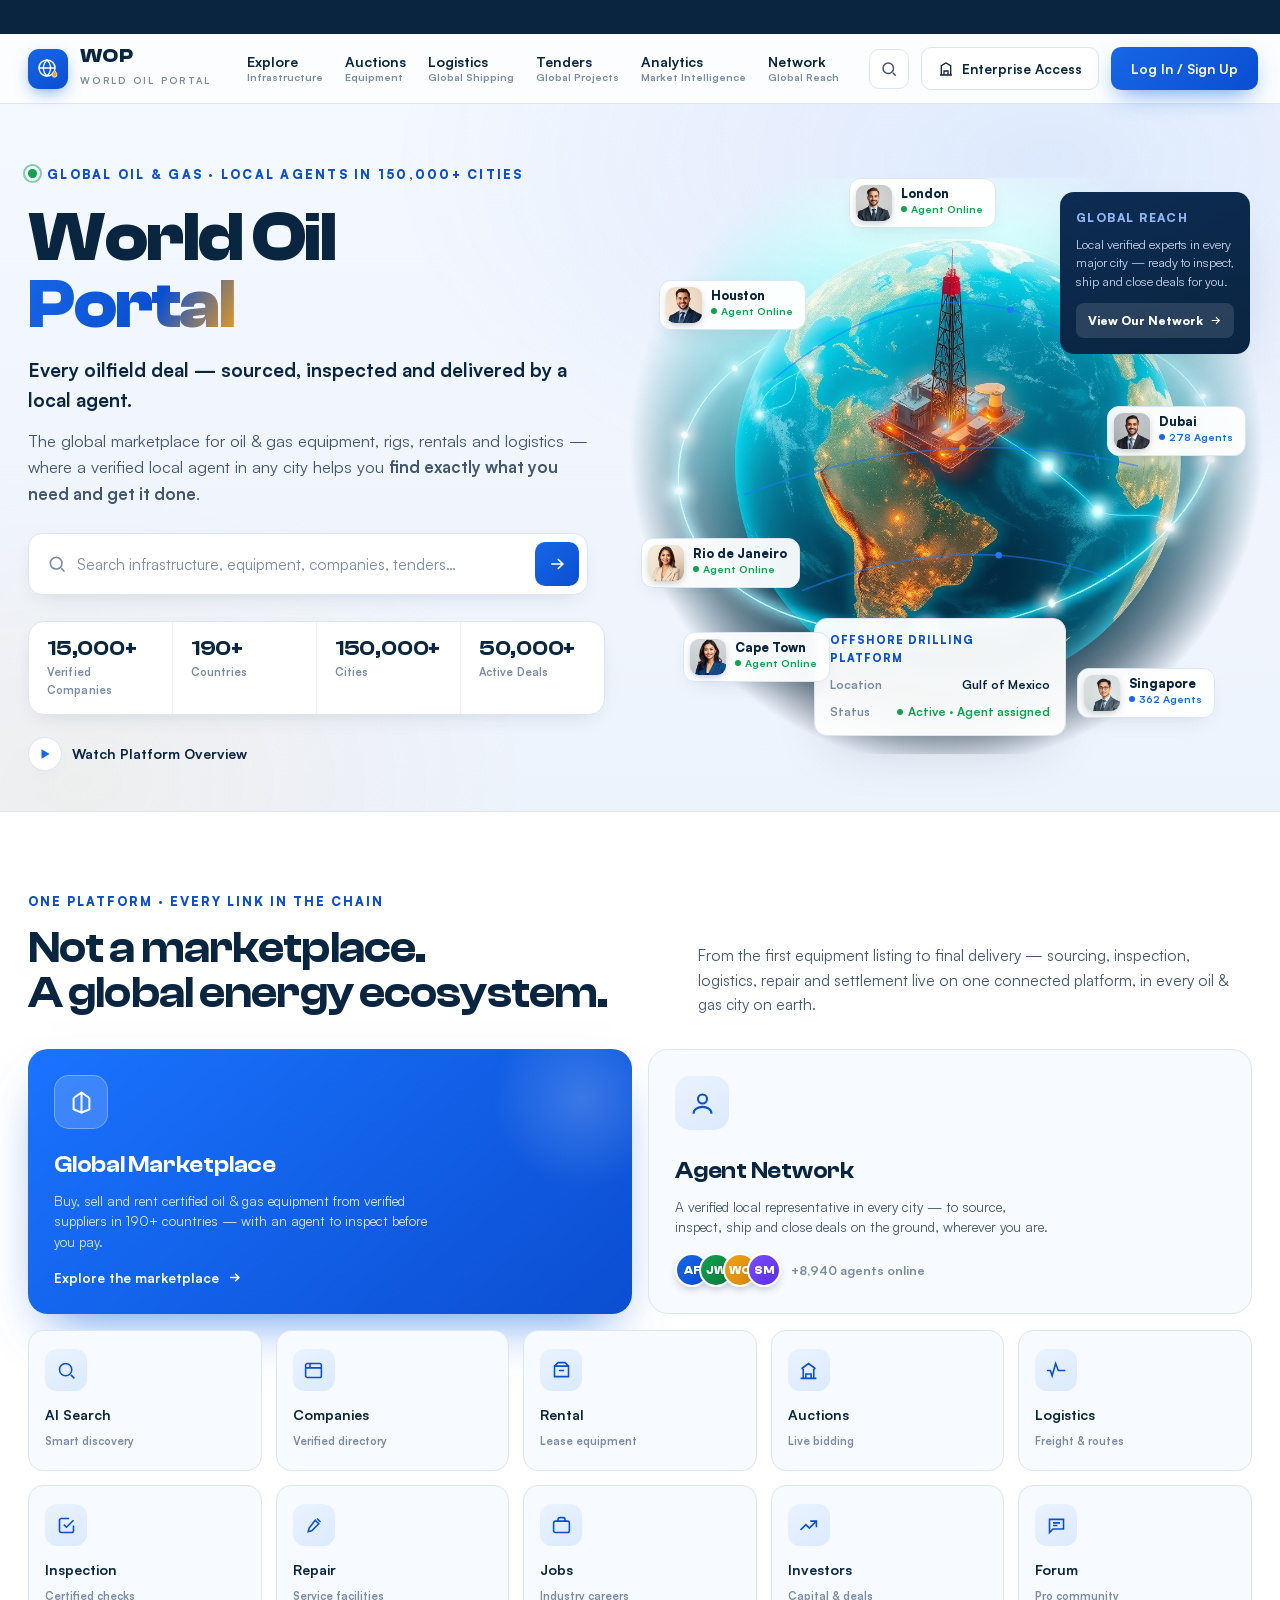
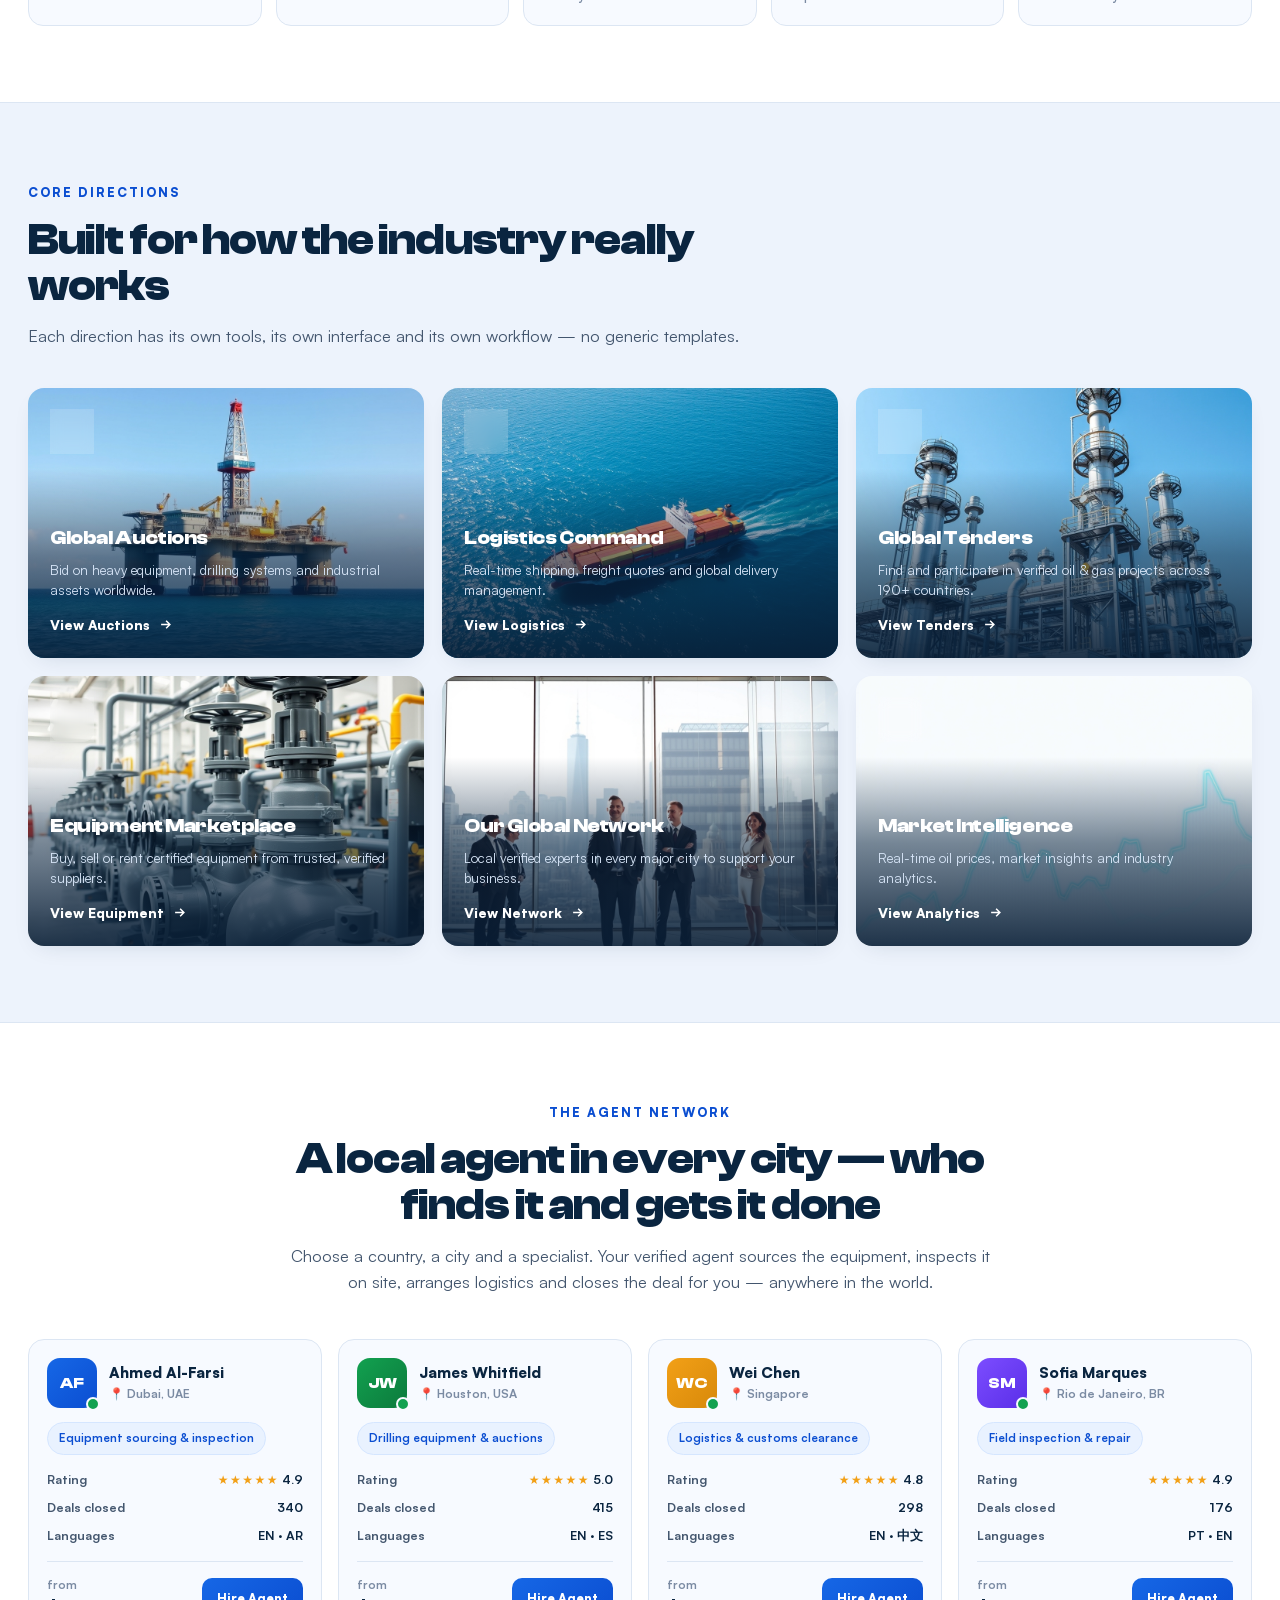
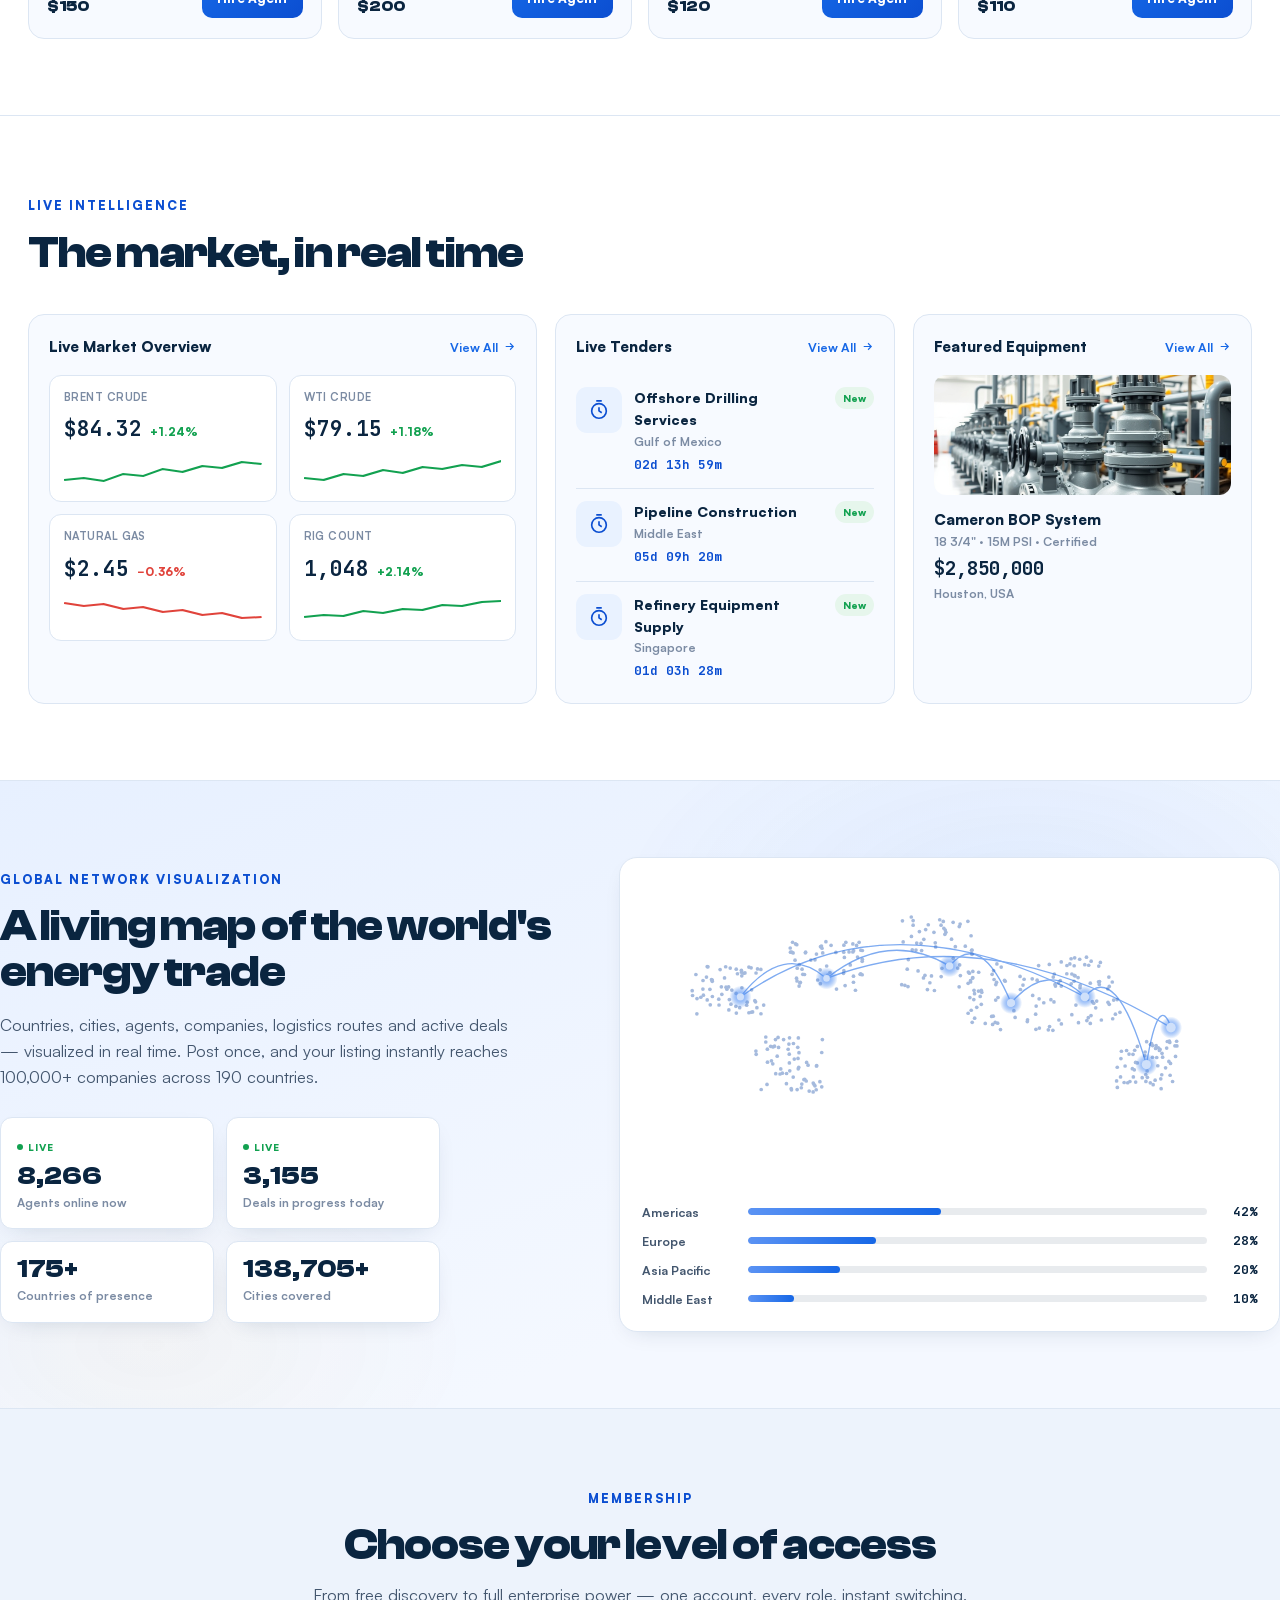
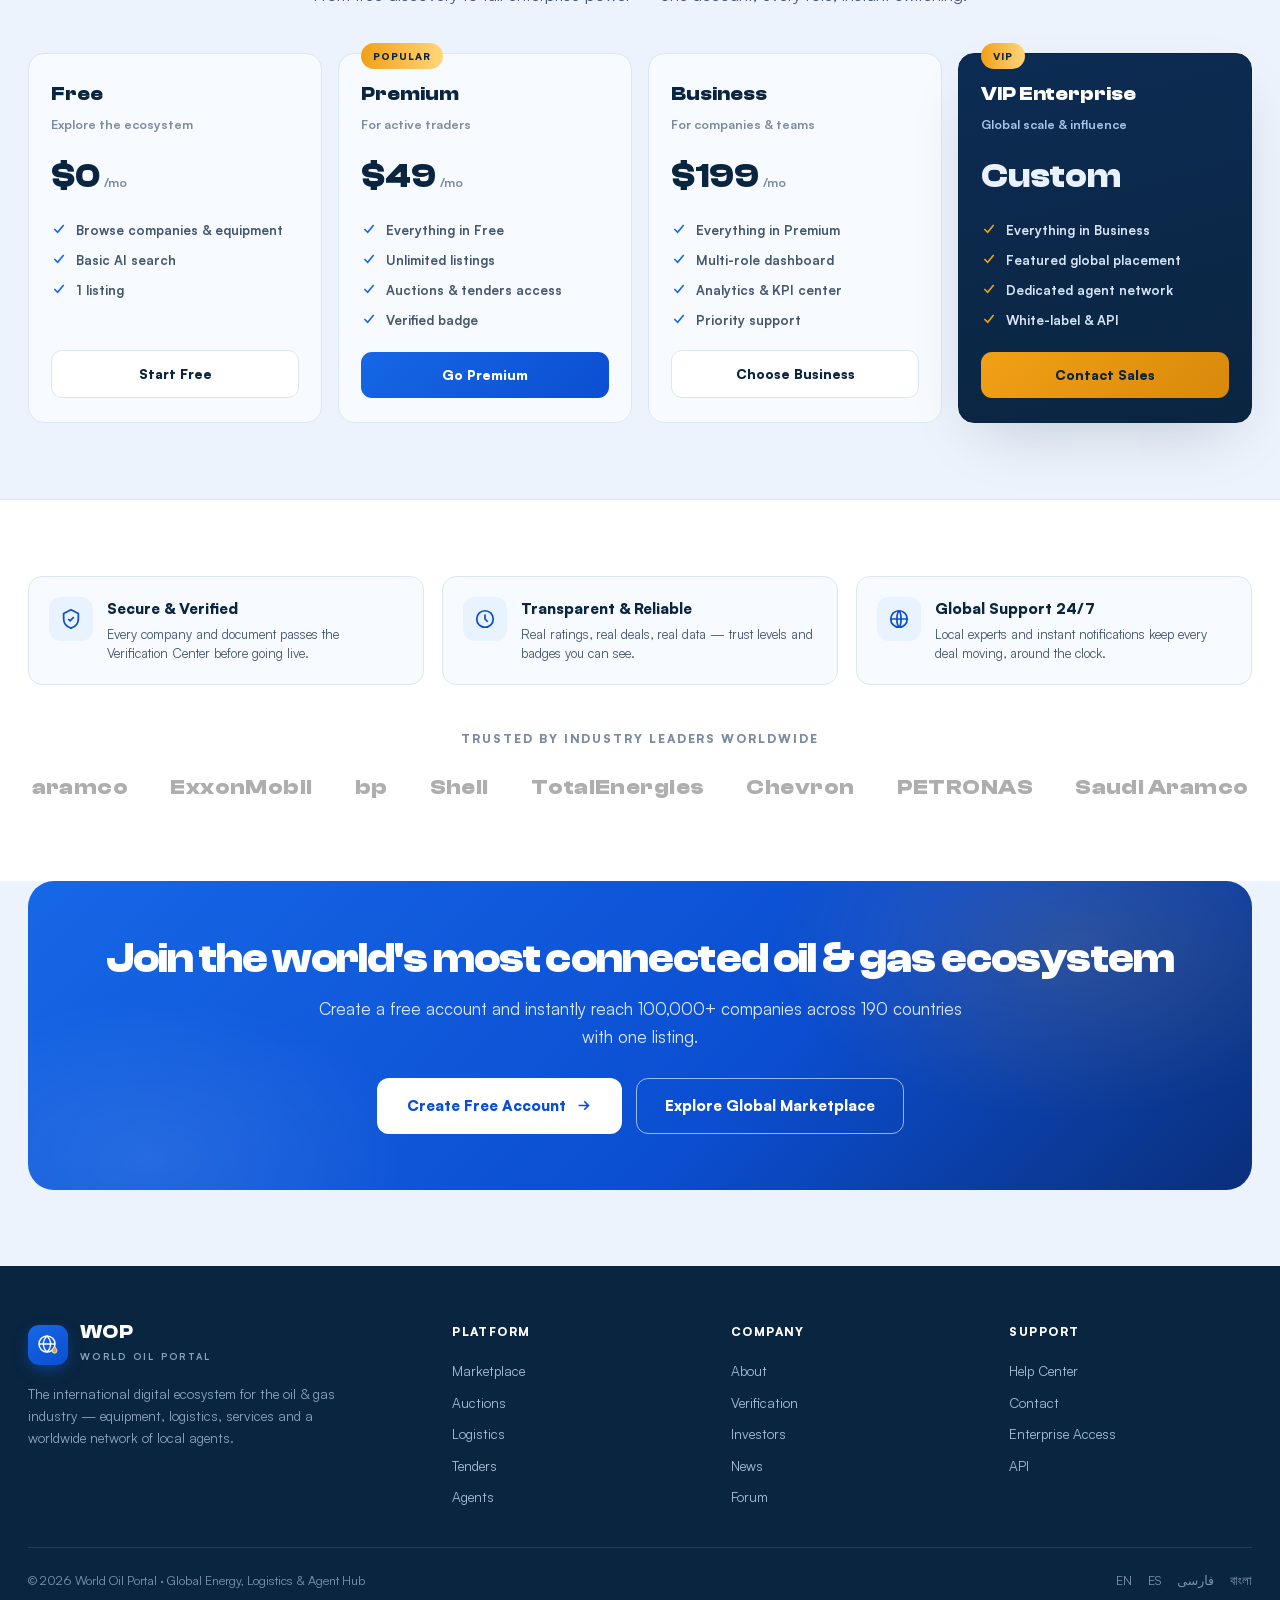
<file: concept-1.html>
<!DOCTYPE html>
<html lang="en">
<head>
<meta charset="UTF-8">
<meta name="viewport" content="width=device-width, initial-scale=1">
<title>World Oil Portal — Global Energy, Logistics & Agent Hub</title>
<meta name="description" content="World Oil Portal — the international digital ecosystem for the oil & gas industry. Equipment, rental, auctions, logistics, inspection, agents and services across 190+ countries and 150,000+ cities.">
<link rel="preconnect" href="/">
<style>
@import url('fonts/fonts.css');
*{margin:0;padding:0;box-sizing:border-box}
:root{
  --bg:#EDF3FC; --bg2:#FFFFFF; --panel:#F7FAFF;
  --ink:#0A2540; --ink2:#43566E; --mut:#7B8BA3;
  --line:#DCE6F3; --line2:#E9F0FA;
  --blue:#1667E6; --blue-d:#0B4ED1; --blue-l:#5B93F4;
  --sky:#E9F2FF; --sky2:#F0F6FF;
  --amber:#F2A017; --amber-d:#D8890A;
  --up:#12A150; --down:#E0433B;
  --nav-h:70px; --tick-h:34px;
  --radius:16px; --shadow:0 24px 60px -22px rgba(10,37,64,.22); --shadow-s:0 8px 24px -12px rgba(10,37,64,.18);
  --wrap:1280px;
}
html{scroll-behavior:smooth}
body{background:var(--bg);color:var(--ink);font-family:'Satoshi',system-ui,sans-serif;line-height:1.6;
  -webkit-font-smoothing:antialiased;overflow-x:hidden}
a{color:inherit;text-decoration:none}
.wrap{max-width:var(--wrap);margin:0 auto;padding:0 28px}
h1,h2,h3,.disp{font-family:'Clash Display','Satoshi',sans-serif;letter-spacing:-.02em}
.mono{font-family:'JetBrains Mono',monospace}
button{font-family:inherit;cursor:pointer;border:none;background:none}
svg{display:block}
::selection{background:var(--blue);color:#fff}

/* ── market ticker strip ── */
.ticker{height:var(--tick-h);background:var(--ink);color:#dbe6f7;display:flex;align-items:center;overflow:hidden;
  font-family:'JetBrains Mono',monospace;font-size:12.5px;position:relative;z-index:60}
.ticker .track{display:flex;gap:38px;white-space:nowrap;padding-left:100%;animation:tick 34s linear infinite}
.ticker b{color:#fff;font-weight:500}
.ticker .u{color:#57d98a}.ticker .d{color:#ff8a7a}
.ticker .dot{color:#5b93f4}
@keyframes tick{to{transform:translateX(-100%)}}

/* ── nav ── */
.nav{height:var(--nav-h);position:sticky;top:0;z-index:50;background:rgba(255,255,255,.82);
  backdrop-filter:blur(16px);border-bottom:1px solid var(--line)}
.nav-in{max-width:var(--wrap);margin:0 auto;padding:0 28px;height:100%;display:flex;align-items:center;gap:30px}
.brand{display:flex;align-items:center;gap:12px}
.brand .mark{width:40px;height:40px;border-radius:11px;background:linear-gradient(150deg,#1667E6,#0B4ED1);
  display:flex;align-items:center;justify-content:center;box-shadow:0 6px 16px -4px rgba(22,103,230,.6)}
.brand .mark svg{width:24px;height:24px}
.brand .bt b{font-family:'Clash Display',sans-serif;font-size:20px;font-weight:700;letter-spacing:.02em;display:block;line-height:1}
.brand .bt span{font-size:9.5px;letter-spacing:.24em;color:var(--mut);font-weight:600;white-space:nowrap}
.nav-links{display:flex;gap:22px;margin-left:6px}
.nav-links a{display:flex;flex-direction:column;line-height:1.2;padding:6px 0;position:relative;white-space:nowrap}
.nav-links a b{font-size:14px;font-weight:700}
.nav-links a span{font-size:10.5px;color:var(--mut);font-weight:600}
.nav-links a::after{content:"";position:absolute;left:0;bottom:0;height:2px;width:0;background:var(--blue);transition:width .25s}
.nav-links a:hover::after{width:100%}
.nav-right{margin-left:auto;display:flex;align-items:center;gap:12px}
.icon-btn{width:40px;height:40px;border-radius:10px;border:1px solid var(--line);background:#fff;display:flex;
  align-items:center;justify-content:center;color:var(--ink2);transition:.2s}
.icon-btn:hover{border-color:var(--blue);color:var(--blue)}
.icon-btn svg{width:18px;height:18px;stroke:currentColor;stroke-width:2;fill:none}
.btn-ghost{display:flex;align-items:center;gap:8px;padding:10px 16px;border:1px solid var(--line);border-radius:10px;
  background:#fff;font-size:13.5px;font-weight:700;color:var(--ink);transition:.2s}
.btn-ghost:hover{border-color:var(--blue);color:var(--blue)}
.btn-ghost svg{width:16px;height:16px;stroke:currentColor;stroke-width:2;fill:none}
.btn-primary{padding:11px 20px;border-radius:10px;background:linear-gradient(135deg,#1667E6,#0B4ED1);color:#fff;
  font-size:13.5px;font-weight:700;box-shadow:0 10px 24px -8px rgba(22,103,230,.7);transition:transform .2s,box-shadow .2s;white-space:nowrap}
.btn-ghost{white-space:nowrap}
.btn-primary:hover{transform:translateY(-1px);box-shadow:0 16px 30px -8px rgba(22,103,230,.8)}
.btn-primary{position:relative;overflow:hidden}
.btn-primary::after{content:"";position:absolute;top:0;left:-70%;width:45%;height:100%;pointer-events:none;
  background:linear-gradient(105deg,transparent,rgba(255,255,255,.4),transparent);transform:skewX(-20deg);animation:sheen 5s ease-in-out infinite}
@keyframes sheen{0%,58%{left:-70%}78%,100%{left:140%}}
.nav-burger{display:none}

/* ── hero ── */
.hero{position:relative;padding:56px 0 40px;background:
  radial-gradient(1100px 620px at 82% 8%,rgba(22,103,230,.10),transparent 60%),
  radial-gradient(760px 520px at 6% 96%,rgba(242,160,23,.06),transparent 60%),
  linear-gradient(180deg,#F4F8FF,#EDF3FC)}
.hero-grid{display:grid;grid-template-columns:1fr 1.06fr;gap:36px;align-items:center}
.eyebrow{display:inline-flex;align-items:center;gap:10px;font-size:12.5px;font-weight:800;letter-spacing:.18em;
  color:var(--blue-d);text-transform:uppercase;margin-bottom:20px}
.eyebrow .pulse{width:9px;height:9px;border-radius:50%;background:var(--up);position:relative}
.eyebrow .pulse::after{content:"";position:absolute;inset:-5px;border-radius:50%;border:2px solid var(--up);
  opacity:.5;animation:ring 2s ease-out infinite}
@keyframes ring{to{transform:scale(2.4);opacity:0}}
.hero h1{font-size:clamp(40px,5.4vw,72px);font-weight:700;line-height:.98}
.hero h1 .g{background:linear-gradient(120deg,#1667E6,#0B4ED1 60%,#F2A017);-webkit-background-clip:text;
  background-clip:text;color:transparent}
.hero .tag{margin-top:16px;font-size:19px;font-weight:700;color:var(--ink)}
.hero .sub{margin-top:12px;font-size:16.5px;color:var(--ink2);max-width:52ch}
.search{margin-top:26px;display:flex;align-items:center;gap:10px;background:#fff;border:1px solid var(--line);
  border-radius:14px;padding:8px 8px 8px 18px;box-shadow:var(--shadow-s);max-width:560px}
.search svg{width:20px;height:20px;stroke:var(--mut);stroke-width:2;fill:none;flex:none}
.search input{border:none;outline:none;flex:1;font-size:15.5px;font-family:inherit;color:var(--ink);background:none}
.search input::placeholder{color:var(--mut)}
.search .go{width:44px;height:44px;border-radius:10px;background:linear-gradient(135deg,#1667E6,#0B4ED1);
  display:flex;align-items:center;justify-content:center;flex:none}
.search .go svg{stroke:#fff}
.statbar{margin-top:26px;display:flex;background:#fff;border:1px solid var(--line);border-radius:16px;
  box-shadow:var(--shadow-s);overflow:hidden;max-width:600px}
.statbar .s{flex:1;padding:15px 18px}
.statbar .s+.s{border-left:1px solid var(--line2)}
.statbar b{font-family:'Clash Display',sans-serif;font-size:22px;font-weight:600;display:block;line-height:1;
  letter-spacing:-.01em}
.statbar span{font-size:11px;color:var(--mut);font-weight:600;margin-top:5px;display:block;letter-spacing:.01em}
.hero .watch{margin-top:22px;display:inline-flex;align-items:center;gap:10px;font-size:14px;font-weight:700;color:var(--ink)}
.hero .watch .pl{width:34px;height:34px;border-radius:50%;background:#fff;border:1px solid var(--line);
  display:flex;align-items:center;justify-content:center;box-shadow:var(--shadow-s)}
.hero .watch .pl svg{width:14px;height:14px;fill:var(--blue)}

/* ── globe visual ── */
.visual{position:relative;height:600px}
.globe-img{position:absolute;left:50%;top:50%;transform:translate(-50%,-50%);width:118%;max-width:none;height:auto;
  -webkit-mask-image:radial-gradient(circle at 50% 47%, #000 46%, rgba(0,0,0,.55) 57%, transparent 67%);
  mask-image:radial-gradient(circle at 50% 47%, #000 46%, rgba(0,0,0,.55) 57%, transparent 67%)}
.arcs{position:absolute;left:50%;top:50%;transform:translate(-50%,-50%);width:96%;height:96%;pointer-events:none}
.pin img{width:36px;height:36px;border-radius:9px;object-fit:cover;flex:none;box-shadow:0 3px 8px -3px rgba(10,37,64,.4)}
.hub{position:absolute;left:50%;top:50%;transform:translate(-50%,-50%);width:120px;height:120px;pointer-events:none}
.hub .ring{position:absolute;inset:0;border-radius:50%;border:1.5px solid rgba(22,103,230,.35);animation:hpulse 3.4s ease-out infinite}
.hub .ring:nth-child(2){animation-delay:1.1s}.hub .ring:nth-child(3){animation-delay:2.2s}
@keyframes hpulse{0%{transform:scale(.5);opacity:.9}100%{transform:scale(2.2);opacity:0}}
.hub .core{position:absolute;left:50%;top:50%;transform:translate(-50%,-50%);width:60px;height:60px;border-radius:50%;
  background:radial-gradient(circle at 40% 35%,#fff,#cfe0fa);border:1px solid #fff;
  box-shadow:0 10px 30px -6px rgba(22,103,230,.6),0 0 0 6px rgba(22,103,230,.10);
  display:flex;align-items:center;justify-content:center}
.hub .core svg{width:30px;height:30px}
.pin{position:absolute;display:flex;align-items:center;gap:9px;background:rgba(255,255,255,.94);border:1px solid var(--line);
  border-radius:12px;padding:6px 12px 6px 6px;box-shadow:var(--shadow-s);animation:float 6s ease-in-out infinite;backdrop-filter:blur(6px)}
.pin .av{width:30px;height:30px;border-radius:8px;flex:none;display:flex;align-items:center;justify-content:center;
  color:#fff;font-weight:800;font-size:12px;font-family:'Clash Display',sans-serif}
.pin b{font-size:12.5px;font-weight:800;display:block;line-height:1.1;color:var(--ink)}
.pin span{font-size:10.5px;color:var(--up);font-weight:700;display:flex;align-items:center;gap:4px}
.pin span i{width:6px;height:6px;border-radius:50%;background:var(--up);display:block}
.pin.alt span{color:var(--blue)}.pin.alt span i{background:var(--blue)}
@keyframes float{0%,100%{transform:translateY(0)}50%{transform:translateY(-8px)}}
.reach{position:absolute;right:2px;top:26px;width:190px;background:linear-gradient(160deg,#0d2c54,#0a2540);color:#eaf2ff;
  border-radius:14px;padding:16px;box-shadow:var(--shadow)}
.reach .rt{font-size:12px;font-weight:800;letter-spacing:.12em;color:#8fb6f2}
.reach p{font-size:12.5px;color:#c7d8f0;margin-top:8px;line-height:1.5}
.reach a{margin-top:12px;display:inline-flex;align-items:center;gap:6px;font-size:12px;font-weight:800;color:#fff;
  background:rgba(255,255,255,.12);padding:8px 12px;border-radius:8px}
.reach a svg{width:13px;height:13px;stroke:#fff;stroke-width:2;fill:none}

/* ── section shell ── */
section{position:relative}
.sec{padding:76px 0}
.sec-head{max-width:720px;margin-bottom:38px}
.sec-head.center{margin:0 auto 44px;text-align:center}
.kick{font-size:12.5px;font-weight:800;letter-spacing:.16em;color:var(--blue-d);text-transform:uppercase}
.sec-head h2{font-size:clamp(28px,3.6vw,44px);font-weight:700;margin-top:12px;line-height:1.05}
.sec-head p{margin-top:14px;font-size:16.5px;color:var(--ink2)}

/* ── ecosystem chain ── */
.eco{background:var(--bg2);border-top:1px solid var(--line);border-bottom:1px solid var(--line)}
.eco-head{display:grid;grid-template-columns:1.15fr 1fr;gap:32px;align-items:end;margin-bottom:32px}
.eco-head h2{font-family:'Clash Display',sans-serif;font-size:clamp(28px,3.6vw,44px);font-weight:600;margin-top:12px;line-height:1.04}
.eco-head p{font-size:15.5px;color:var(--ink2);line-height:1.6}
.bento-feat{display:grid;grid-template-columns:1fr 1fr;gap:16px;margin-bottom:16px}
.bcard{border-radius:20px;padding:26px;position:relative;overflow:hidden;display:flex;flex-direction:column;
  min-height:186px;border:1px solid var(--line);transition:transform .25s,box-shadow .25s,border-color .25s;cursor:pointer}
.bcard .bi{width:54px;height:54px;border-radius:15px;display:flex;align-items:center;justify-content:center;
  background:linear-gradient(150deg,#eaf2ff,#dbeafe);margin-bottom:auto}
.bcard .bi svg{width:27px;height:27px;stroke:var(--blue-d);stroke-width:1.8;fill:none}
.bcard h3{font-family:'Clash Display',sans-serif;font-size:23px;font-weight:600;margin-top:18px;letter-spacing:-.01em}
.bcard p{font-size:13.5px;margin-top:7px;color:var(--ink2);line-height:1.5;max-width:38ch}
.bcard .go{margin-top:15px;display:inline-flex;align-items:center;gap:8px;font-size:13.5px;font-weight:700;color:var(--blue-d)}
.bcard .go svg{width:15px;height:15px;stroke-width:2.4;fill:none;stroke:currentColor;transition:transform .2s}
.bcard:hover .go svg{transform:translateX(5px)}
.bcard.light{background:var(--panel)}
.bcard.light:hover{border-color:var(--blue);transform:translateY(-4px);box-shadow:var(--shadow)}
.bcard.blue{background:linear-gradient(140deg,#1a73ff,#0B4ED1);color:#fff;border:none;
  box-shadow:0 24px 50px -22px rgba(22,103,230,.75)}
.bcard.blue::after{content:"";position:absolute;right:-40px;top:-40px;width:180px;height:180px;border-radius:50%;
  background:radial-gradient(circle,rgba(255,255,255,.18),transparent 70%)}
.bcard.blue .bi{background:rgba(255,255,255,.16);border:1px solid rgba(255,255,255,.3)}
.bcard.blue .bi svg{stroke:#fff}
.bcard.blue p{color:#dbe8ff}
.bcard.blue .go{color:#fff}
.bcard.blue:hover{transform:translateY(-4px);box-shadow:0 30px 60px -22px rgba(22,103,230,.85)}
.bavs{display:flex;margin-top:16px;align-items:center;gap:10px}
.bavs .row{display:flex}
.bavs .row span{width:34px;height:34px;border-radius:50%;border:2.5px solid #fff;margin-left:-10px;display:flex;
  align-items:center;justify-content:center;color:#fff;font-size:11px;font-weight:700;font-family:'Clash Display',sans-serif;
  box-shadow:0 4px 10px -3px rgba(10,37,64,.3)}
.bavs .row span:first-child{margin-left:0}
.bavs .more{font-size:12.5px;color:var(--mut);font-weight:700}
.bento-small{display:grid;grid-template-columns:repeat(5,1fr);gap:14px}
.scard{background:var(--panel);border:1px solid var(--line);border-radius:15px;padding:18px 16px;transition:transform .22s,box-shadow .22s,border-color .22s;position:relative;overflow:hidden;cursor:pointer}
.scard::after{content:"";position:absolute;left:0;right:0;bottom:0;height:3px;transform:scaleX(0);transform-origin:left;
  background:linear-gradient(90deg,#1667E6,#F2A017);transition:transform .3s}
.scard:hover{border-color:var(--blue);transform:translateY(-4px);box-shadow:var(--shadow-s);background:#fff}
.scard:hover::after{transform:scaleX(1)}
.scard .si{width:42px;height:42px;border-radius:12px;background:linear-gradient(150deg,#eaf2ff,#dbeafe);
  display:flex;align-items:center;justify-content:center;margin-bottom:13px;transition:.22s}
.scard:hover .si{background:linear-gradient(150deg,#1667E6,#0B4ED1)}
.scard .si svg{width:21px;height:21px;stroke:var(--blue-d);stroke-width:1.8;fill:none;transition:.22s}
.scard:hover .si svg{stroke:#fff}
.scard b{font-size:14px;font-weight:700;display:block}
.scard span{font-size:11px;color:var(--mut);font-weight:600}
@media(max-width:1080px){.eco-head{grid-template-columns:1fr;gap:14px;align-items:start}.bento-small{grid-template-columns:repeat(3,1fr)}}
@media(max-width:640px){.bento-feat{grid-template-columns:1fr}.bento-small{grid-template-columns:repeat(2,1fr)}}

/* ── feature cards ── */
.feat-grid{display:grid;grid-template-columns:repeat(3,1fr);gap:18px}
.feat{position:relative;border-radius:var(--radius);overflow:hidden;min-height:270px;display:flex;flex-direction:column;
  justify-content:flex-end;padding:22px;color:#fff;box-shadow:var(--shadow-s);isolation:isolate}
.feat img{position:absolute;inset:0;width:100%;height:100%;object-fit:cover;z-index:-2;transition:transform .6s}
.feat::after{content:"";position:absolute;inset:0;z-index:-1;
  background:linear-gradient(180deg,rgba(10,37,64,0) 30%,rgba(10,37,64,.55) 62%,rgba(8,30,54,.9))}
.feat:hover img{transform:scale(1.06)}
.feat .fi{width:44px;height:44px;border-radius:11px;background:rgba(255,255,255,.16);backdrop-filter:blur(6px);
  display:flex;align-items:center;justify-content:center;margin-bottom:auto;border:1px solid rgba(255,255,255,.25)}
.feat .fi svg{width:23px;height:23px;stroke:#fff;stroke-width:2;fill:none}
.feat h3{font-size:20px;font-weight:700;margin-top:14px}
.feat p{font-size:13.5px;color:#d7e5f7;margin-top:6px;line-height:1.5}
.feat .lnk{margin-top:14px;display:inline-flex;align-items:center;gap:8px;font-size:13.5px;font-weight:800}
.feat .lnk svg{width:15px;height:15px;stroke:#fff;stroke-width:2.4;fill:none;transition:transform .2s}
.feat:hover .lnk svg{transform:translateX(4px)}

/* ── rig info card ── */
.rigcard{position:absolute;left:49%;bottom:5%;transform:translateX(-50%);width:252px;background:rgba(255,255,255,.95);
  border:1px solid var(--line);border-radius:13px;padding:13px 15px;box-shadow:var(--shadow);backdrop-filter:blur(6px)}
.rigcard .rc-t{font-size:11px;font-weight:800;letter-spacing:.09em;color:var(--blue-d)}
.rigcard .rc-r{display:flex;justify-content:space-between;font-size:12px;margin-top:8px;color:var(--mut);font-weight:600}
.rigcard .rc-r b{color:var(--ink);font-weight:700}
.rigcard .rc-r b.on{color:var(--up);display:flex;align-items:center;gap:5px}
.rigcard .rc-r b.on i{width:6px;height:6px;border-radius:50%;background:var(--up);display:block}

/* ── agent network ── */
.agents-sec{background:var(--bg2);border-top:1px solid var(--line)}
.agent-grid{display:grid;grid-template-columns:repeat(4,1fr);gap:16px}
.agent{background:var(--panel);border:1px solid var(--line);border-radius:16px;padding:18px;transition:.2s;display:flex;flex-direction:column}
.agent:hover{transform:translateY(-3px);box-shadow:var(--shadow-s);border-color:var(--blue);background:#fff}
.agent .atop{display:flex;gap:12px;align-items:center}
.agent .aav{width:50px;height:50px;border-radius:13px;flex:none;display:flex;align-items:center;justify-content:center;
  color:#fff;font-weight:800;font-family:'Clash Display',sans-serif;font-size:16px;position:relative}
.agent .aav .on{position:absolute;right:-3px;bottom:-3px;width:14px;height:14px;border-radius:50%;background:var(--up);border:2.5px solid var(--panel)}
.agent:hover .aav .on{border-color:#fff}
.agent .anm b{font-size:15px;font-weight:800;display:block;line-height:1.2}
.agent .anm .ac{font-size:12px;color:var(--mut);font-weight:600;display:flex;align-items:center;gap:5px;margin-top:2px}
.agent .aspec{margin-top:14px;font-size:11.5px;font-weight:700;color:var(--blue-d);background:var(--sky);
  border:1px solid #d5e6ff;padding:6px 11px;border-radius:99px;align-self:flex-start}
.agent .ameta{margin-top:14px;display:flex;flex-direction:column;gap:8px;font-size:12.5px;color:var(--ink2);font-weight:600;flex:1}
.agent .ameta .row{display:flex;justify-content:space-between;align-items:center}
.agent .ameta .row b{color:var(--ink);font-weight:700}
.agent .stars{color:var(--amber);font-size:12px;letter-spacing:1.5px}
.agent .afoot{margin-top:16px;padding-top:14px;border-top:1px solid var(--line);display:flex;align-items:center;justify-content:space-between}
.agent .price{font-size:11.5px;color:var(--mut);font-weight:600}
.agent .price b{font-family:'Clash Display',sans-serif;font-size:16px;color:var(--ink);font-weight:700;display:block}
.agent .hire{font-size:12.5px;font-weight:800;color:#fff;background:linear-gradient(135deg,#1667E6,#0B4ED1);padding:10px 15px;border-radius:10px;transition:transform .2s}
.agent .hire:hover{transform:translateY(-1px)}
@media(max-width:1080px){.agent-grid{grid-template-columns:repeat(2,1fr)}}
@media(max-width:640px){.agent-grid{grid-template-columns:1fr}}

/* ── intelligence row ── */
.intel{background:var(--bg2);border-top:1px solid var(--line)}
.intel-grid{display:grid;grid-template-columns:1.5fr 1fr 1fr;gap:18px}
.card{background:var(--panel);border:1px solid var(--line);border-radius:var(--radius);padding:20px}
.card .ch{display:flex;align-items:center;justify-content:space-between;margin-bottom:16px}
.card .ch b{font-size:15px;font-weight:800}
.card .ch a{font-size:12.5px;font-weight:700;color:var(--blue);display:flex;align-items:center;gap:5px}
.card .ch a svg{width:13px;height:13px;stroke:var(--blue);stroke-width:2;fill:none}
.mkt{display:grid;grid-template-columns:1fr 1fr;gap:12px}
.mkt .m{border:1px solid var(--line);border-radius:12px;padding:13px 14px;background:#fff}
.mkt .m .lbl{font-size:11px;color:var(--mut);font-weight:700;letter-spacing:.04em;text-transform:uppercase}
.mkt .m .val{display:flex;align-items:baseline;gap:8px;margin:6px 0 8px}
.mkt .m .val b{font-family:'JetBrains Mono',monospace;font-size:21px;font-weight:700}
.mkt .m .val .chg{font-size:11.5px;font-weight:800}
.mkt .m .chg.up{color:var(--up)}.mkt .m .chg.down{color:var(--down)}
.mkt .m svg{width:100%;height:34px}
.tender{display:flex;gap:12px;padding:12px 0;border-bottom:1px solid var(--line)}
.tender:last-child{border-bottom:none;padding-bottom:0}
.tender .tim{width:46px;height:46px;border-radius:11px;background:var(--sky);flex:none;display:flex;
  align-items:center;justify-content:center}
.tender .tim svg{width:22px;height:22px;stroke:var(--blue-d);stroke-width:1.8;fill:none}
.tender .tb b{font-size:14px;font-weight:800;display:block}
.tender .tb .loc{font-size:12px;color:var(--mut);font-weight:600;display:block}
.tender .tb .cd{font-family:'JetBrains Mono',monospace;font-size:12.5px;color:var(--blue-d);font-weight:700;margin-top:3px}
.tender .new{margin-left:auto;align-self:flex-start;font-size:10px;font-weight:800;color:var(--up);background:#e6f6ec;
  padding:3px 8px;border-radius:99px}
.equip{display:flex;flex-direction:column;gap:12px}
.equip .ei{border-radius:12px;overflow:hidden;height:120px;background:#eef3fb;display:flex;align-items:center;justify-content:center}
.equip .ei img{width:100%;height:100%;object-fit:cover}
.equip b{font-size:15px;font-weight:800}
.equip .spec{font-size:12px;color:var(--mut);font-weight:600}
.equip .price{font-family:'JetBrains Mono',monospace;font-size:19px;font-weight:700;color:var(--ink);margin-top:2px}
.equip .loc{font-size:12px;color:var(--mut);font-weight:600}

/* ── global network band ── */
.netband{background:linear-gradient(160deg,#E7F0FF,#F4F8FF 72%);color:var(--ink);overflow:hidden;position:relative;
  border-top:1px solid var(--line);border-bottom:1px solid var(--line)}
.netband::before{content:"";position:absolute;inset:0;opacity:.7;
  background:radial-gradient(700px 380px at 80% 20%,rgba(22,103,230,.10),transparent 60%),
  radial-gradient(560px 320px at 12% 90%,rgba(242,160,23,.06),transparent 60%)}
.netband .wrap{position:relative}
.net-grid{display:grid;grid-template-columns:1fr 1.15fr;gap:44px;align-items:center}
.netband .kick{color:var(--blue-d)}
.netband h2{font-size:clamp(28px,3.6vw,44px);font-weight:700;margin-top:12px;line-height:1.05;color:var(--ink)}
.netband p.lead{margin-top:16px;font-size:16.5px;color:var(--ink2);max-width:48ch}
.livemetrics{margin-top:26px;display:grid;grid-template-columns:1fr 1fr;gap:12px;max-width:440px}
.lm{background:#fff;border:1px solid var(--line);border-radius:12px;padding:14px 16px;box-shadow:var(--shadow-s)}
.lm b{font-family:'Clash Display',sans-serif;font-size:26px;font-weight:700;display:block;line-height:1;color:var(--ink)}
.lm span{font-size:12px;color:var(--mut);font-weight:600}
.lm .live{font-size:10px;color:var(--up);font-weight:800;letter-spacing:.1em;display:inline-flex;align-items:center;gap:5px;margin-bottom:8px}
.lm .live i{width:6px;height:6px;border-radius:50%;background:var(--up);display:block;animation:blink 1.6s infinite}
@keyframes blink{50%{opacity:.25}}
.mapbox{position:relative;background:#fff;border:1px solid var(--line);border-radius:18px;
  padding:22px;min-height:340px;box-shadow:var(--shadow-s)}
.mapbox svg{width:100%;height:auto}
.region{margin-top:14px;display:flex;flex-direction:column;gap:9px}
.region .r{display:grid;grid-template-columns:96px 1fr 40px;align-items:center;gap:10px;font-size:12.5px;color:var(--ink2);font-weight:600}
.region .bar{height:7px;border-radius:99px;background:rgba(10,37,64,.09);overflow:hidden}
.region .bar i{display:block;height:100%;border-radius:99px;background:linear-gradient(90deg,#5b93f4,#1667E6);width:0;transition:width 1.2s ease}
.region .pct{font-family:'JetBrains Mono',monospace;color:var(--ink);font-weight:700;text-align:right}

/* ── subscriptions ── */
.plans{display:grid;grid-template-columns:repeat(4,1fr);gap:16px}
.plan{background:var(--panel);border:1px solid var(--line);border-radius:var(--radius);padding:24px 22px;position:relative;
  display:flex;flex-direction:column}
.plan.vip{background:linear-gradient(165deg,#0d2c54,#0a2540);color:#eaf2ff;border-color:#0a2540;box-shadow:var(--shadow)}
.plan.vip .pname{color:#fff}.plan.vip .pdesc{color:#a9c4ea}.plan.vip li{color:#d7e5f7}
.plan .badge{position:absolute;top:-11px;left:22px;font-size:10px;font-weight:800;letter-spacing:.1em;color:#0a2540;
  background:linear-gradient(90deg,#F2A017,#ffd67a);padding:5px 12px;border-radius:99px}
.plan .vipbadge{position:absolute;top:-11px;left:22px;font-size:10px;font-weight:800;letter-spacing:.1em;color:#0a2540;
  background:linear-gradient(90deg,#F2A017,#ffd67a);padding:5px 12px;border-radius:99px}
.pname{font-family:'Clash Display',sans-serif;font-size:20px;font-weight:700}
.pdesc{font-size:12.5px;color:var(--mut);font-weight:600;margin-top:4px}
.price-row{margin:16px 0;display:flex;align-items:baseline;gap:4px}
.price-row .amt{font-family:'Clash Display',sans-serif;font-size:34px;font-weight:700}
.price-row .per{font-size:12.5px;color:var(--mut);font-weight:700}
.plan.vip .per{color:#a9c4ea}
.plan ul{list-style:none;display:flex;flex-direction:column;gap:9px;margin-bottom:20px;flex:1}
.plan li{font-size:13px;color:var(--ink2);font-weight:600;display:flex;gap:9px;align-items:flex-start}
.plan li svg{width:16px;height:16px;flex:none;margin-top:1px;stroke:var(--blue);stroke-width:2.4;fill:none}
.plan.vip li svg{stroke:var(--amber)}
.plan .pbtn{padding:12px;border-radius:11px;text-align:center;font-weight:800;font-size:13.5px;border:1px solid var(--line);
  background:#fff;color:var(--ink);transition:.2s}
.plan .pbtn:hover{border-color:var(--blue);color:var(--blue)}
.plan.pop .pbtn,.plan.vip .pbtn{background:linear-gradient(135deg,#1667E6,#0B4ED1);color:#fff;border:none}
.plan.vip .pbtn{background:linear-gradient(135deg,#F2A017,#D8890A);color:#0a2540}

/* ── trust ── */
.trust{background:var(--bg2);border-top:1px solid var(--line)}
.trust-grid{display:grid;grid-template-columns:repeat(3,1fr);gap:18px;margin-bottom:44px}
.tcard{display:flex;gap:14px;align-items:flex-start;background:var(--panel);border:1px solid var(--line);border-radius:14px;padding:20px}
.tcard .ti{width:44px;height:44px;border-radius:12px;background:var(--sky);flex:none;display:flex;align-items:center;justify-content:center}
.tcard .ti svg{width:22px;height:22px;stroke:var(--blue-d);stroke-width:1.9;fill:none}
.tcard b{font-size:15px;font-weight:800;display:block}
.tcard p{font-size:13px;color:var(--ink2);margin-top:4px;line-height:1.5}
.logos-lbl{text-align:center;font-size:12px;font-weight:800;letter-spacing:.16em;color:var(--mut);text-transform:uppercase;margin-bottom:22px}
.logos{display:flex;flex-wrap:wrap;justify-content:center;align-items:center;gap:14px 42px}
.logos span{font-family:'Clash Display',sans-serif;font-size:22px;font-weight:700;color:#9db0c8;letter-spacing:.02em;
  filter:grayscale(1);transition:.2s}
.logos span:hover{color:var(--ink);filter:none}

/* ── cta ── */
.cta{padding:0 0 76px}
.cta-in{background:linear-gradient(135deg,#1667E6,#0B4ED1 60%,#0a2f7a);border-radius:26px;padding:56px;color:#fff;
  position:relative;overflow:hidden;text-align:center}
.cta-in::before{content:"";position:absolute;inset:0;opacity:.5;
  background:radial-gradient(500px 300px at 85% 20%,rgba(242,160,23,.3),transparent 60%),
  radial-gradient(460px 280px at 10% 90%,rgba(255,255,255,.18),transparent 60%)}
.cta-in>*{position:relative}
.cta-in h2{font-size:clamp(28px,3.6vw,42px);font-weight:700;line-height:1.05}
.cta-in p{margin-top:14px;font-size:17px;color:#dbe8ff;max-width:56ch;margin-left:auto;margin-right:auto}
.cta-btns{margin-top:28px;display:flex;gap:14px;justify-content:center;flex-wrap:wrap}
.cta-btns .b1{background:#fff;color:var(--blue-d);padding:15px 30px;border-radius:12px;font-weight:800;font-size:15px;
  display:inline-flex;align-items:center;gap:9px;transition:transform .2s}
.cta-btns .b1:hover{transform:translateY(-2px)}
.cta-btns .b1 svg{width:17px;height:17px;stroke:var(--blue-d);stroke-width:2.4;fill:none}
.cta-btns .b2{border:1.5px solid rgba(255,255,255,.6);color:#fff;padding:15px 28px;border-radius:12px;font-weight:800;font-size:15px}

/* ── footer ── */
footer{background:var(--ink);color:#b7c8de;padding:56px 0 30px}
.foot-grid{display:grid;grid-template-columns:1.6fr 1fr 1fr 1fr;gap:36px;padding-bottom:34px;border-bottom:1px solid rgba(255,255,255,.1)}
footer .brand .bt b{color:#fff}
footer .fdesc{font-size:13.5px;color:#8ea3bf;margin-top:16px;max-width:34ch;line-height:1.6}
.fcol h4{font-size:12px;font-weight:800;letter-spacing:.12em;color:#fff;text-transform:uppercase;margin-bottom:14px}
.fcol a{display:block;font-size:13.5px;color:#a9bdd6;padding:5px 0;transition:.2s}
.fcol a:hover{color:#fff}
.foot-bot{display:flex;justify-content:space-between;align-items:center;padding-top:22px;font-size:12.5px;color:#7f95b2;flex-wrap:wrap;gap:12px}
.foot-bot .langs{display:flex;gap:16px}
.foot-bot .langs a:hover{color:#fff}

/* ── reveal ── */
.rv{opacity:0;transform:translateY(26px);transition:opacity .7s cubic-bezier(.2,.7,.2,1),transform .7s cubic-bezier(.2,.7,.2,1)}
.rv.in{opacity:1;transform:none}

/* ── responsive ── */
@media(max-width:1080px){
  .nav-links{display:none}
  .nav-burger{display:flex}
  .hero-grid{grid-template-columns:1fr;gap:20px}
  .visual{height:460px;order:-1}
  .eco-grid{grid-template-columns:repeat(4,1fr)}
  .feat-grid{grid-template-columns:repeat(2,1fr)}
  .intel-grid{grid-template-columns:1fr 1fr}
  .net-grid{grid-template-columns:1fr;gap:28px}
  .plans{grid-template-columns:repeat(2,1fr)}
  .trust-grid{grid-template-columns:1fr}
  .foot-grid{grid-template-columns:1fr 1fr}
}
@media(max-width:640px){
  :root{--nav-h:62px}
  .wrap{padding:0 18px}
  .brand .bt span{display:none}
  .btn-ghost{display:none}
  .btn-primary{padding:9px 13px;font-size:12px}
  .nav-in{gap:12px}
  .pin[style*="Singapore"],.pin.p-hide{display:none}
  .hero{padding:36px 0 30px}
  .hero h1{font-size:40px}
  .visual{height:380px}
  .reach{display:none}
  .eco-grid{grid-template-columns:repeat(2,1fr)}
  .feat-grid{grid-template-columns:1fr}
  .intel-grid{grid-template-columns:1fr}
  .plans{grid-template-columns:1fr}
  .foot-grid{grid-template-columns:1fr 1fr}
  .chain{display:none}
  .cta-in{padding:36px 22px}
  .sec{padding:52px 0}
}
@media (prefers-reduced-motion:reduce){*{animation:none!important;transition:none!important}.rv{opacity:1;transform:none}}
</style>
</head>
<body>

<!-- market ticker -->
<div class="ticker" aria-hidden="true"><div class="track">
  <span><b>BRENT CRUDE</b> $84.32 <em class="u">▲ 1.24%</em></span>
  <span><b>WTI CRUDE</b> $79.15 <em class="u">▲ 1.18%</em></span>
  <span><b>NATURAL GAS</b> $2.45 <em class="d">▼ 0.36%</em></span>
  <span><b>RIG COUNT</b> 1,048 <em class="u">▲ 2.14%</em></span>
  <span class="dot">●</span>
  <span><b>GLOBAL DEALS TODAY</b> 3,412</span>
  <span><b>AGENTS ONLINE</b> 8,940</span>
  <span><b>ACTIVE TENDERS</b> 1,247</span>
  <span class="dot">●</span>
  <span><b>BRENT CRUDE</b> $84.32 <em class="u">▲ 1.24%</em></span>
  <span><b>WTI CRUDE</b> $79.15 <em class="u">▲ 1.18%</em></span>
  <span><b>NATURAL GAS</b> $2.45 <em class="d">▼ 0.36%</em></span>
  <span><b>RIG COUNT</b> 1,048 <em class="u">▲ 2.14%</em></span>
</div></div>

<!-- nav -->
<nav class="nav"><div class="nav-in">
  <a class="brand" href="#top">
    <span class="mark"><svg viewBox="0 0 24 24" fill="none"><circle cx="11" cy="11" r="8" stroke="#fff" stroke-width="1.5"/><path d="M3 11h16M11 3c2.4 2.3 3.6 5.1 3.6 8S13.4 16.7 11 19c-2.4-2.3-3.6-5.1-3.6-8S8.6 5.3 11 3z" stroke="#fff" stroke-width="1.3"/><path d="M18.6 13.4c1.6 1.9 2.3 3.2 2.3 4.4a2.35 2.35 0 11-4.7 0c0-1.2.8-2.5 2.4-4.4z" fill="#F2A017" stroke="#fff" stroke-width=".8"/></svg></span>
    <span class="bt"><b>WOP</b><span>WORLD OIL PORTAL</span></span>
  </a>
  <div class="nav-links">
    <a href="#ecosystem"><b>Explore</b><span>Infrastructure</span></a>
    <a href="#features"><b>Auctions</b><span>Equipment</span></a>
    <a href="#intel"><b>Logistics</b><span>Global Shipping</span></a>
    <a href="#intel"><b>Tenders</b><span>Global Projects</span></a>
    <a href="#intel"><b>Analytics</b><span>Market Intelligence</span></a>
    <a href="#network"><b>Network</b><span>Global Reach</span></a>
  </div>
  <div class="nav-right">
    <button class="icon-btn" aria-label="Search"><svg viewBox="0 0 24 24"><circle cx="11" cy="11" r="7"/><path d="M21 21l-4-4"/></svg></button>
    <a class="btn-ghost" href="#plans"><svg viewBox="0 0 24 24"><path d="M3 21h18M5 21V7l7-4 7 4v14M9 21v-6h6v6"/></svg><span>Enterprise Access</span></a>
    <a class="btn-primary" href="#cta">Log In / Sign Up</a>
    <button class="icon-btn nav-burger" aria-label="Menu"><svg viewBox="0 0 24 24"><path d="M3 6h18M3 12h18M3 18h18"/></svg></button>
  </div>
</div></nav>

<!-- hero -->
<header class="hero" id="top"><div class="wrap hero-grid">
  <div class="hero-copy">
    <span class="eyebrow"><span class="pulse"></span>Global Oil &amp; Gas · Local Agents in 150,000+ Cities</span>
    <h1>World Oil<br><span class="g">Portal</span></h1>
    <p class="tag">Every oilfield deal — sourced, inspected and delivered by a local agent.</p>
    <p class="sub">The global marketplace for oil &amp; gas equipment, rigs, rentals and logistics — where a verified local agent in any city helps you <b>find exactly what you need and get it done</b>.</p>
    <form class="search" onsubmit="return false">
      <svg viewBox="0 0 24 24"><circle cx="11" cy="11" r="7"/><path d="M21 21l-4-4"/></svg>
      <input placeholder="Search infrastructure, equipment, companies, tenders…" aria-label="Search">
      <button class="go" aria-label="Search"><svg viewBox="0 0 24 24" stroke-width="2" fill="none"><path d="M5 12h14M13 6l6 6-6 6"/></svg></button>
    </form>
    <div class="statbar">
      <div class="s"><b data-count="15000" data-suffix="+">0</b><span>Verified Companies</span></div>
      <div class="s"><b data-count="190" data-suffix="+">0</b><span>Countries</span></div>
      <div class="s"><b data-count="150000" data-suffix="+">0</b><span>Cities</span></div>
      <div class="s"><b data-count="50000" data-suffix="+">0</b><span>Active Deals</span></div>
    </div>
    <a class="watch" href="#network"><span class="pl"><svg viewBox="0 0 24 24"><path d="M6 4l14 8-14 8z"/></svg></span>Watch Platform Overview</a>
  </div>

  <div class="visual">
    <img class="globe-img" src="img/hero-light1.png" alt="Global oil &amp; gas network — Earth with offshore platform">
    <svg class="arcs" viewBox="0 0 600 600" preserveAspectRatio="xMidYMid meet" aria-hidden="true">
      <g fill="none" stroke="#1e7bff" stroke-width="1.6" opacity=".55">
        <path id="ac1" d="M120 210 Q300 60 470 190"/>
        <path id="ac2" d="M90 330 Q300 250 500 300"/>
        <path id="ac3" d="M150 430 Q320 360 480 420"/>
      </g>
      <circle r="3.4" fill="#1e7bff"><animateMotion dur="3.2s" repeatCount="indefinite"><mpath href="#ac1"/></animateMotion></circle>
      <circle r="3.4" fill="#F2A017"><animateMotion dur="4s" repeatCount="indefinite"><mpath href="#ac2"/></animateMotion></circle>
      <circle r="3.4" fill="#1e7bff"><animateMotion dur="3.6s" repeatCount="indefinite"><mpath href="#ac3"/></animateMotion></circle>
    </svg>
    <div class="rigcard">
      <div class="rc-t">OFFSHORE DRILLING PLATFORM</div>
      <div class="rc-r"><span>Location</span><b>Gulf of Mexico</b></div>
      <div class="rc-r"><span>Status</span><b class="on"><i></i>Active · Agent assigned</b></div>
    </div>
    <div class="pin" style="left:3%;top:19%"><img src="img/agents/a2_s.jpg" alt=""><div><b>Houston</b><span><i></i>Agent Online</span></div></div>
    <div class="pin" style="left:34%;top:2%;animation-delay:.6s"><img src="img/agents/a5_s.jpg" alt=""><div><b>London</b><span><i></i>Agent Online</span></div></div>
    <div class="pin alt" style="right:1%;top:40%;animation-delay:1s"><img src="img/agents/a1_s.jpg" alt=""><div><b>Dubai</b><span><i></i>278 Agents</span></div></div>
    <div class="pin" style="left:0%;top:62%;animation-delay:1.4s"><img src="img/agents/a4_s.jpg" alt=""><div><b>Rio de Janeiro</b><span><i></i>Agent Online</span></div></div>
    <div class="pin alt p-hide" style="right:6%;bottom:8%;animation-delay:.9s"><img src="img/agents/a3_s.jpg" alt=""><div><b>Singapore</b><span><i></i>362 Agents</span></div></div>
    <div class="pin p-hide" style="left:7%;bottom:14%;animation-delay:1.7s"><img src="img/agents/a6_s.jpg" alt=""><div><b>Cape Town</b><span><i></i>Agent Online</span></div></div>
    <div class="reach">
      <div class="rt">GLOBAL REACH</div>
      <p>Local verified experts in every major city — ready to inspect, ship and close deals for you.</p>
      <a href="#network">View Our Network <svg viewBox="0 0 24 24"><path d="M5 12h14M13 6l6 6-6 6"/></svg></a>
    </div>
  </div>
</div></header>

<!-- ecosystem -->
<section class="sec eco" id="ecosystem"><div class="wrap">
  <div class="eco-head rv">
    <div>
      <span class="kick">One platform · every link in the chain</span>
      <h2>Not a marketplace.<br>A global energy ecosystem.</h2>
    </div>
    <p>From the first equipment listing to final delivery — sourcing, inspection, logistics, repair and settlement live on one connected platform, in every oil &amp; gas city on earth.</p>
  </div>
  <div class="bento-feat rv">
    <a class="bcard blue" href="#features">
      <span class="bi"><svg viewBox="0 0 24 24"><path d="M12 3v18M5 8l7-5 7 5M5 8v10l7 3 7-3V8"/></svg></span>
      <h3>Global Marketplace</h3>
      <p>Buy, sell and rent certified oil &amp; gas equipment from verified suppliers in 190+ countries — with an agent to inspect before you pay.</p>
      <span class="go">Explore the marketplace <svg viewBox="0 0 24 24"><path d="M5 12h14M13 6l6 6-6 6"/></svg></span>
    </a>
    <a class="bcard light" href="#agents">
      <span class="bi"><svg viewBox="0 0 24 24"><circle cx="12" cy="8" r="4"/><path d="M4 21c0-4 4-6 8-6s8 2 8 6"/></svg></span>
      <h3>Agent Network</h3>
      <p>A verified local representative in every city — to source, inspect, ship and close deals on the ground, wherever you are.</p>
      <div class="bavs"><div class="row">
        <span style="background:linear-gradient(135deg,#1667E6,#0B4ED1)">AF</span>
        <span style="background:linear-gradient(135deg,#12A150,#0c7a3c)">JW</span>
        <span style="background:linear-gradient(135deg,#F2A017,#D8890A)">WC</span>
        <span style="background:linear-gradient(135deg,#7c4dff,#5a2ee8)">SM</span>
      </div><span class="more">+8,940 agents online</span></div>
    </a>
  </div>
  <div class="bento-small rv">
    <div class="scard"><span class="si"><svg viewBox="0 0 24 24"><circle cx="11" cy="11" r="7"/><path d="M21 21l-4-4"/></svg></span><b>AI Search</b><span>Smart discovery</span></div>
    <div class="scard"><span class="si"><svg viewBox="0 0 24 24"><rect x="3" y="4" width="18" height="16" rx="2"/><path d="M3 9h18M8 4v5"/></svg></span><b>Companies</b><span>Verified directory</span></div>
    <div class="scard"><span class="si"><svg viewBox="0 0 24 24"><path d="M4 7h16v12H4zM4 7l4-4h8l4 4M9 12h6"/></svg></span><b>Rental</b><span>Lease equipment</span></div>
    <div class="scard"><span class="si"><svg viewBox="0 0 24 24"><path d="M3 21h18M6 21V10M18 21V10M4 10l8-6 8 6M9 21v-5h6v5"/></svg></span><b>Auctions</b><span>Live bidding</span></div>
    <div class="scard"><span class="si"><svg viewBox="0 0 24 24"><path d="M1 12h4l2 6 4-14 3 8h8"/></svg></span><b>Logistics</b><span>Freight &amp; routes</span></div>
    <div class="scard"><span class="si"><svg viewBox="0 0 24 24"><path d="M9 11l3 3 8-8"/><path d="M20 12v6a2 2 0 01-2 2H6a2 2 0 01-2-2V6a2 2 0 012-2h9"/></svg></span><b>Inspection</b><span>Certified checks</span></div>
    <div class="scard"><span class="si"><svg viewBox="0 0 24 24"><path d="M14 6l4 4-8 8-4 1 1-4z"/><path d="M16 4l4 4"/></svg></span><b>Repair</b><span>Service facilities</span></div>
    <div class="scard"><span class="si"><svg viewBox="0 0 24 24"><rect x="3" y="7" width="18" height="13" rx="2"/><path d="M8 7V5a2 2 0 012-2h4a2 2 0 012 2v2"/></svg></span><b>Jobs</b><span>Industry careers</span></div>
    <div class="scard"><span class="si"><svg viewBox="0 0 24 24"><path d="M3 17l6-6 4 4 8-8"/><path d="M14 7h7v7"/></svg></span><b>Investors</b><span>Capital &amp; deals</span></div>
    <div class="scard"><span class="si"><svg viewBox="0 0 24 24"><path d="M4 5h16v11H8l-4 4z"/><path d="M8 9h8M8 12h5"/></svg></span><b>Forum</b><span>Pro community</span></div>
  </div>
</div></section>

<!-- features -->
<section class="sec" id="features"><div class="wrap">
  <div class="sec-head rv">
    <span class="kick">Core Directions</span>
    <h2>Built for how the industry really works</h2>
    <p>Each direction has its own tools, its own interface and its own workflow — no generic templates.</p>
  </div>
  <div class="feat-grid">
    <a class="feat rv" href="#"><img src="img/auctions.jpg" alt="Global auctions"><span class="fi"><svg viewBox="0 0 24 24"><path d="M3 21h18M6 21V10M18 21V10M4 10l8-6 8 6"/></svg></span><h3>Global Auctions</h3><p>Bid on heavy equipment, drilling systems and industrial assets worldwide.</p><span class="lnk">View Auctions <svg viewBox="0 0 24 24"><path d="M5 12h14M13 6l6 6-6 6"/></svg></span></a>
    <a class="feat rv" href="#"><img src="img/logistics.jpg" alt="Logistics command"><span class="fi"><svg viewBox="0 0 24 24"><path d="M1 12h4l2 6 4-14 3 8h8"/></svg></span><h3>Logistics Command</h3><p>Real-time shipping, freight quotes and global delivery management.</p><span class="lnk">View Logistics <svg viewBox="0 0 24 24"><path d="M5 12h14M13 6l6 6-6 6"/></svg></span></a>
    <a class="feat rv" href="#"><img src="img/tenders.jpg" alt="Global tenders"><span class="fi"><svg viewBox="0 0 24 24"><path d="M6 2h9l5 5v15H6z"/><path d="M9 12h6M9 16h6"/></svg></span><h3>Global Tenders</h3><p>Find and participate in verified oil &amp; gas projects across 190+ countries.</p><span class="lnk">View Tenders <svg viewBox="0 0 24 24"><path d="M5 12h14M13 6l6 6-6 6"/></svg></span></a>
    <a class="feat rv" href="#"><img src="img/equipment.jpg" alt="Equipment marketplace"><span class="fi"><svg viewBox="0 0 24 24"><path d="M12 3v18M5 8l7-5 7 5M5 8v10l7 3 7-3V8"/></svg></span><h3>Equipment Marketplace</h3><p>Buy, sell or rent certified equipment from trusted, verified suppliers.</p><span class="lnk">View Equipment <svg viewBox="0 0 24 24"><path d="M5 12h14M13 6l6 6-6 6"/></svg></span></a>
    <a class="feat rv" href="#"><img src="img/network.jpg" alt="Our global network"><span class="fi"><svg viewBox="0 0 24 24"><circle cx="12" cy="8" r="4"/><path d="M4 21c0-4 4-6 8-6s8 2 8 6"/></svg></span><h3>Our Global Network</h3><p>Local verified experts in every major city to support your business.</p><span class="lnk">View Network <svg viewBox="0 0 24 24"><path d="M5 12h14M13 6l6 6-6 6"/></svg></span></a>
    <a class="feat rv" href="#"><img src="img/analytics.jpg" alt="Market intelligence"><span class="fi"><svg viewBox="0 0 24 24"><path d="M4 20V10M10 20V4M16 20v-7M22 20H2"/></svg></span><h3>Market Intelligence</h3><p>Real-time oil prices, market insights and industry analytics.</p><span class="lnk">View Analytics <svg viewBox="0 0 24 24"><path d="M5 12h14M13 6l6 6-6 6"/></svg></span></a>
  </div>
</div></section>

<!-- agent network -->
<section class="sec agents-sec" id="agents"><div class="wrap">
  <div class="sec-head center rv">
    <span class="kick">The Agent Network</span>
    <h2>A local agent in every city — who finds it and gets it done</h2>
    <p>Choose a country, a city and a specialist. Your verified agent sources the equipment, inspects it on site, arranges logistics and closes the deal for you — anywhere in the world.</p>
  </div>
  <div class="agent-grid">
    <div class="agent rv">
      <div class="atop"><span class="aav" style="background:linear-gradient(135deg,#1667E6,#0B4ED1)">AF<span class="on"></span></span><span class="anm"><b>Ahmed Al-Farsi</b><span class="ac">📍 Dubai, UAE</span></span></div>
      <span class="aspec">Equipment sourcing &amp; inspection</span>
      <div class="ameta">
        <div class="row"><span>Rating</span><b><span class="stars">★★★★★</span> 4.9</b></div>
        <div class="row"><span>Deals closed</span><b>340</b></div>
        <div class="row"><span>Languages</span><b>EN · AR</b></div>
      </div>
      <div class="afoot"><span class="price">from<b>$150</b></span><a class="hire" href="#cta">Hire Agent</a></div>
    </div>
    <div class="agent rv">
      <div class="atop"><span class="aav" style="background:linear-gradient(135deg,#12A150,#0c7a3c)">JW<span class="on"></span></span><span class="anm"><b>James Whitfield</b><span class="ac">📍 Houston, USA</span></span></div>
      <span class="aspec">Drilling equipment &amp; auctions</span>
      <div class="ameta">
        <div class="row"><span>Rating</span><b><span class="stars">★★★★★</span> 5.0</b></div>
        <div class="row"><span>Deals closed</span><b>415</b></div>
        <div class="row"><span>Languages</span><b>EN · ES</b></div>
      </div>
      <div class="afoot"><span class="price">from<b>$200</b></span><a class="hire" href="#cta">Hire Agent</a></div>
    </div>
    <div class="agent rv">
      <div class="atop"><span class="aav" style="background:linear-gradient(135deg,#F2A017,#D8890A)">WC<span class="on"></span></span><span class="anm"><b>Wei Chen</b><span class="ac">📍 Singapore</span></span></div>
      <span class="aspec">Logistics &amp; customs clearance</span>
      <div class="ameta">
        <div class="row"><span>Rating</span><b><span class="stars">★★★★★</span> 4.8</b></div>
        <div class="row"><span>Deals closed</span><b>298</b></div>
        <div class="row"><span>Languages</span><b>EN · 中文</b></div>
      </div>
      <div class="afoot"><span class="price">from<b>$120</b></span><a class="hire" href="#cta">Hire Agent</a></div>
    </div>
    <div class="agent rv">
      <div class="atop"><span class="aav" style="background:linear-gradient(135deg,#7c4dff,#5a2ee8)">SM<span class="on"></span></span><span class="anm"><b>Sofia Marques</b><span class="ac">📍 Rio de Janeiro, BR</span></span></div>
      <span class="aspec">Field inspection &amp; repair</span>
      <div class="ameta">
        <div class="row"><span>Rating</span><b><span class="stars">★★★★★</span> 4.9</b></div>
        <div class="row"><span>Deals closed</span><b>176</b></div>
        <div class="row"><span>Languages</span><b>PT · EN</b></div>
      </div>
      <div class="afoot"><span class="price">from<b>$110</b></span><a class="hire" href="#cta">Hire Agent</a></div>
    </div>
  </div>
</div></section>

<!-- intelligence row -->
<section class="sec intel" id="intel"><div class="wrap">
  <div class="sec-head rv">
    <span class="kick">Live Intelligence</span>
    <h2>The market, in real time</h2>
  </div>
  <div class="intel-grid">
    <div class="card rv">
      <div class="ch"><b>Live Market Overview</b><a href="#">View All <svg viewBox="0 0 24 24"><path d="M5 12h14M13 6l6 6-6 6"/></svg></a></div>
      <div class="mkt">
        <div class="m"><div class="lbl">Brent Crude</div><div class="val"><b>$84.32</b><span class="chg up">+1.24%</span></div><svg viewBox="0 0 120 34" preserveAspectRatio="none"><polyline fill="none" stroke="#12A150" stroke-width="2" points="0,26 12,24 24,27 36,20 48,22 60,15 72,18 84,12 96,14 108,8 120,10"/></svg></div>
        <div class="m"><div class="lbl">WTI Crude</div><div class="val"><b>$79.15</b><span class="chg up">+1.18%</span></div><svg viewBox="0 0 120 34" preserveAspectRatio="none"><polyline fill="none" stroke="#12A150" stroke-width="2" points="0,24 12,26 24,20 36,22 48,16 60,19 72,13 84,15 96,11 108,13 120,7"/></svg></div>
        <div class="m"><div class="lbl">Natural Gas</div><div class="val"><b>$2.45</b><span class="chg down">−0.36%</span></div><svg viewBox="0 0 120 34" preserveAspectRatio="none"><polyline fill="none" stroke="#E0433B" stroke-width="2" points="0,10 12,13 24,11 36,16 48,14 60,19 72,17 84,22 96,20 108,25 120,24"/></svg></div>
        <div class="m"><div class="lbl">Rig Count</div><div class="val"><b>1,048</b><span class="chg up">+2.14%</span></div><svg viewBox="0 0 120 34" preserveAspectRatio="none"><polyline fill="none" stroke="#12A150" stroke-width="2" points="0,24 12,22 24,23 36,18 48,20 60,16 72,17 84,12 96,13 108,9 120,8"/></svg></div>
      </div>
    </div>
    <div class="card rv">
      <div class="ch"><b>Live Tenders</b><a href="#">View All <svg viewBox="0 0 24 24"><path d="M5 12h14M13 6l6 6-6 6"/></svg></a></div>
      <div class="tender"><span class="tim"><svg viewBox="0 0 24 24"><circle cx="12" cy="13" r="8"/><path d="M12 9v4l3 2M9 2h6"/></svg></span><div class="tb"><b>Offshore Drilling Services</b><span class="loc">Gulf of Mexico</span><span class="cd" data-timer="223200">02d 14h 32m</span></div><span class="new">New</span></div>
      <div class="tender"><span class="tim"><svg viewBox="0 0 24 24"><circle cx="12" cy="13" r="8"/><path d="M12 9v4l3 2M9 2h6"/></svg></span><div class="tb"><b>Pipeline Construction</b><span class="loc">Middle East</span><span class="cd" data-timer="465660">05d 09h 21m</span></div><span class="new">New</span></div>
      <div class="tender"><span class="tim"><svg viewBox="0 0 24 24"><circle cx="12" cy="13" r="8"/><path d="M12 9v4l3 2M9 2h6"/></svg></span><div class="tb"><b>Refinery Equipment Supply</b><span class="loc">Singapore</span><span class="cd" data-timer="98940">01d 03h 29m</span></div><span class="new">New</span></div>
    </div>
    <div class="card rv">
      <div class="ch"><b>Featured Equipment</b><a href="#">View All <svg viewBox="0 0 24 24"><path d="M5 12h14M13 6l6 6-6 6"/></svg></a></div>
      <div class="equip">
        <div class="ei"><img src="img/equipment.jpg" alt="Cameron BOP System"></div>
        <div><b>Cameron BOP System</b><div class="spec">18 3/4" · 15M PSI · Certified</div><div class="price">$2,850,000</div><div class="loc">Houston, USA</div></div>
      </div>
    </div>
  </div>
</div></section>

<!-- global network band -->
<section class="netband" id="network"><div class="wrap sec"><div class="net-grid">
  <div class="rv">
    <span class="kick">Global Network Visualization</span>
    <h2>A living map of the world's energy trade</h2>
    <p class="lead">Countries, cities, agents, companies, logistics routes and active deals — visualized in real time. Post once, and your listing instantly reaches 100,000+ companies across 190 countries.</p>
    <div class="livemetrics">
      <div class="lm"><span class="live"><i></i>LIVE</span><b data-count="8940">0</b><span>Agents online now</span></div>
      <div class="lm"><span class="live"><i></i>LIVE</span><b data-count="3412">0</b><span>Deals in progress today</span></div>
      <div class="lm"><b data-count="190" data-suffix="+">0</b><span>Countries of presence</span></div>
      <div class="lm"><b data-count="150000" data-suffix="+">0</b><span>Cities covered</span></div>
    </div>
  </div>
  <div class="mapbox rv">
    <svg viewBox="0 0 500 250" id="netmap">
      <defs>
        <radialGradient id="node" cx="50%" cy="50%" r="50%"><stop offset="0%" stop-color="#7fb0ff"/><stop offset="100%" stop-color="#1667E6" stop-opacity="0"/></radialGradient>
      </defs>
      <g id="dots" fill="#4d78bd" opacity=".5"></g>
      <g id="arcs" fill="none" stroke="#1667E6" stroke-width="1.1" opacity=".55"></g>
      <g id="hubs"></g>
    </svg>
    <div class="region">
      <div class="r"><span>Americas</span><span class="bar"><i data-w="42"></i></span><span class="pct">42%</span></div>
      <div class="r"><span>Europe</span><span class="bar"><i data-w="28"></i></span><span class="pct">28%</span></div>
      <div class="r"><span>Asia Pacific</span><span class="bar"><i data-w="20"></i></span><span class="pct">20%</span></div>
      <div class="r"><span>Middle East</span><span class="bar"><i data-w="10"></i></span><span class="pct">10%</span></div>
    </div>
  </div>
</div></div></section>

<!-- subscriptions -->
<section class="sec" id="plans"><div class="wrap">
  <div class="sec-head center rv">
    <span class="kick">Membership</span>
    <h2>Choose your level of access</h2>
    <p>From free discovery to full enterprise power — one account, every role, instant switching.</p>
  </div>
  <div class="plans">
    <div class="plan rv"><div class="pname">Free</div><div class="pdesc">Explore the ecosystem</div><div class="price-row"><span class="amt">$0</span><span class="per">/mo</span></div><ul><li><svg viewBox="0 0 24 24"><path d="M5 12l5 5 9-11"/></svg>Browse companies &amp; equipment</li><li><svg viewBox="0 0 24 24"><path d="M5 12l5 5 9-11"/></svg>Basic AI search</li><li><svg viewBox="0 0 24 24"><path d="M5 12l5 5 9-11"/></svg>1 listing</li></ul><a class="pbtn" href="#cta">Start Free</a></div>
    <div class="plan pop rv"><span class="badge">POPULAR</span><div class="pname">Premium</div><div class="pdesc">For active traders</div><div class="price-row"><span class="amt">$49</span><span class="per">/mo</span></div><ul><li><svg viewBox="0 0 24 24"><path d="M5 12l5 5 9-11"/></svg>Everything in Free</li><li><svg viewBox="0 0 24 24"><path d="M5 12l5 5 9-11"/></svg>Unlimited listings</li><li><svg viewBox="0 0 24 24"><path d="M5 12l5 5 9-11"/></svg>Auctions &amp; tenders access</li><li><svg viewBox="0 0 24 24"><path d="M5 12l5 5 9-11"/></svg>Verified badge</li></ul><a class="pbtn" href="#cta">Go Premium</a></div>
    <div class="plan rv"><div class="pname">Business</div><div class="pdesc">For companies &amp; teams</div><div class="price-row"><span class="amt">$199</span><span class="per">/mo</span></div><ul><li><svg viewBox="0 0 24 24"><path d="M5 12l5 5 9-11"/></svg>Everything in Premium</li><li><svg viewBox="0 0 24 24"><path d="M5 12l5 5 9-11"/></svg>Multi-role dashboard</li><li><svg viewBox="0 0 24 24"><path d="M5 12l5 5 9-11"/></svg>Analytics &amp; KPI center</li><li><svg viewBox="0 0 24 24"><path d="M5 12l5 5 9-11"/></svg>Priority support</li></ul><a class="pbtn" href="#cta">Choose Business</a></div>
    <div class="plan vip rv"><span class="vipbadge">VIP</span><div class="pname">VIP Enterprise</div><div class="pdesc">Global scale &amp; influence</div><div class="price-row"><span class="amt">Custom</span></div><ul><li><svg viewBox="0 0 24 24"><path d="M5 12l5 5 9-11"/></svg>Everything in Business</li><li><svg viewBox="0 0 24 24"><path d="M5 12l5 5 9-11"/></svg>Featured global placement</li><li><svg viewBox="0 0 24 24"><path d="M5 12l5 5 9-11"/></svg>Dedicated agent network</li><li><svg viewBox="0 0 24 24"><path d="M5 12l5 5 9-11"/></svg>White-label &amp; API</li></ul><a class="pbtn" href="#cta">Contact Sales</a></div>
  </div>
</div></section>

<!-- trust -->
<section class="sec trust"><div class="wrap">
  <div class="trust-grid">
    <div class="tcard rv"><span class="ti"><svg viewBox="0 0 24 24"><path d="M12 2l8 4v6c0 5-3.5 8.5-8 10-4.5-1.5-8-5-8-10V6z"/><path d="M9 12l2 2 4-4"/></svg></span><div><b>Secure &amp; Verified</b><p>Every company and document passes the Verification Center before going live.</p></div></div>
    <div class="tcard rv"><span class="ti"><svg viewBox="0 0 24 24"><circle cx="12" cy="12" r="9"/><path d="M12 7v5l3 3"/></svg></span><div><b>Transparent &amp; Reliable</b><p>Real ratings, real deals, real data — trust levels and badges you can see.</p></div></div>
    <div class="tcard rv"><span class="ti"><svg viewBox="0 0 24 24"><circle cx="12" cy="12" r="9"/><path d="M3 12h18M12 3c3 3 3 15 0 18M12 3c-3 3-3 15 0 18"/></svg></span><div><b>Global Support 24/7</b><p>Local experts and instant notifications keep every deal moving, around the clock.</p></div></div>
  </div>
  <div class="logos-lbl rv">Trusted by industry leaders worldwide</div>
  <div class="logos rv"><span>aramco</span><span>ExxonMobil</span><span>bp</span><span>Shell</span><span>TotalEnergies</span><span>Chevron</span><span>PETRONAS</span><span>Saudi Aramco</span></div>
</div></section>

<!-- cta -->
<section class="cta"><div class="wrap"><div class="cta-in rv">
  <h2>Join the world's most connected oil &amp; gas ecosystem</h2>
  <p>Create a free account and instantly reach 100,000+ companies across 190 countries with one listing.</p>
  <div class="cta-btns">
    <a class="b1" href="#top">Create Free Account <svg viewBox="0 0 24 24"><path d="M5 12h14M13 6l6 6-6 6"/></svg></a>
    <a class="b2" href="#network">Explore Global Marketplace</a>
  </div>
</div></div></section>

<!-- footer -->
<footer><div class="wrap">
  <div class="foot-grid">
    <div>
      <a class="brand" href="#top"><span class="mark"><svg viewBox="0 0 24 24" fill="none"><circle cx="11" cy="11" r="8" stroke="#fff" stroke-width="1.5"/><path d="M3 11h16M11 3c2.4 2.3 3.6 5.1 3.6 8S13.4 16.7 11 19c-2.4-2.3-3.6-5.1-3.6-8S8.6 5.3 11 3z" stroke="#fff" stroke-width="1.3"/><path d="M18.6 13.4c1.6 1.9 2.3 3.2 2.3 4.4a2.35 2.35 0 11-4.7 0c0-1.2.8-2.5 2.4-4.4z" fill="#F2A017" stroke="#fff" stroke-width=".8"/></svg></span><span class="bt"><b>WOP</b><span style="color:#8ea3bf">WORLD OIL PORTAL</span></span></a>
      <p class="fdesc">The international digital ecosystem for the oil &amp; gas industry — equipment, logistics, services and a worldwide network of local agents.</p>
    </div>
    <div class="fcol"><h4>Platform</h4><a href="#">Marketplace</a><a href="#">Auctions</a><a href="#">Logistics</a><a href="#">Tenders</a><a href="#">Agents</a></div>
    <div class="fcol"><h4>Company</h4><a href="#">About</a><a href="#">Verification</a><a href="#">Investors</a><a href="#">News</a><a href="#">Forum</a></div>
    <div class="fcol"><h4>Support</h4><a href="#">Help Center</a><a href="#">Contact</a><a href="#">Enterprise Access</a><a href="#">API</a></div>
  </div>
  <div class="foot-bot">
    <span>© 2026 World Oil Portal · Global Energy, Logistics &amp; Agent Hub</span>
    <span class="langs"><a href="#">EN</a><a href="#">ES</a><a href="#">فارسی</a><a href="#">বাংলা</a></span>
  </div>
</div></footer>

<!-- fallback + interactions (regular script) -->
<script>
(function(){
  var rm = matchMedia('(prefers-reduced-motion: reduce)').matches;
  // reveal
  var io = new IntersectionObserver(function(es){es.forEach(function(e){if(e.isIntersecting){e.target.classList.add('in');io.unobserve(e.target);}});},{threshold:.12});
  document.querySelectorAll('.rv').forEach(function(el){io.observe(el);});
  // counters
  function fmt(n){return n.toLocaleString('en-US');}
  function animCount(el){
    var target=+el.dataset.count, suf=el.dataset.suffix||'', dur=1500, t0=null;
    if(rm){el.textContent=fmt(target)+suf;return;}
    function step(t){if(!t0)t0=t;var p=Math.min((t-t0)/dur,1);var e=1-Math.pow(1-p,3);
      el.textContent=fmt(Math.floor(target*e))+suf;if(p<1)requestAnimationFrame(step);}
    requestAnimationFrame(step);
  }
  var cio=new IntersectionObserver(function(es){es.forEach(function(e){if(e.isIntersecting){animCount(e.target);cio.unobserve(e.target);}});},{threshold:.5});
  document.querySelectorAll('[data-count]').forEach(function(el){cio.observe(el);});
  // region bars
  var rio=new IntersectionObserver(function(es){es.forEach(function(e){if(e.isIntersecting){e.target.querySelectorAll('[data-w]').forEach(function(i){i.style.width=i.dataset.w+'%';});rio.unobserve(e.target);}});},{threshold:.4});
  document.querySelectorAll('.region').forEach(function(el){rio.observe(el);});
  // tender timers
  function tick(){
    document.querySelectorAll('[data-timer]').forEach(function(el){
      var s=+el.dataset.timer; if(s<=0){el.textContent='Closed';return;}
      s--; el.dataset.timer=s;
      var d=Math.floor(s/86400), h=Math.floor(s%86400/3600), m=Math.floor(s%3600/60);
      el.textContent=('0'+d).slice(-2)+'d '+('0'+h).slice(-2)+'h '+('0'+m).slice(-2)+'m';
    });
  }
  setInterval(tick,1000);
  // netmap dots (equirect-ish scatter) + arcs
  (function(){
    var dots=document.getElementById('dots'), arcs=document.getElementById('arcs'), hubs=document.getElementById('hubs');
    if(!dots)return;
    // simple continent-ish clusters as dot field
    var W=500,H=250, pts=[], seedRegions=[[70,90,60,40],[150,70,60,40],[240,60,60,60],[300,95,70,55],[360,90,60,55],[410,150,50,40],[120,150,55,45]];
    for(var i=0;i<430;i++){
      var r=seedRegions[i%seedRegions.length];
      var x=r[0]+(Math.random()-0.5)*r[2], y=r[1]+(Math.random()-0.5)*r[3];
      if(x<6||x>W-6||y<6||y>H-6)continue;
      pts.push([x,y]);
    }
    var frag='';
    pts.forEach(function(p){frag+='<circle cx="'+p[0].toFixed(1)+'" cy="'+p[1].toFixed(1)+'" r="1.5"/>';});
    dots.innerHTML=frag;
    // hubs = key cities
    var cities=[[80,95],[150,80],[250,70],[300,100],[360,95],[410,150],[430,120]];
    var hf='';
    cities.forEach(function(c,i){
      hf+='<circle cx="'+c[0]+'" cy="'+c[1]+'" r="9" fill="url(#node)"/>';
      hf+='<circle cx="'+c[0]+'" cy="'+c[1]+'" r="2.6" fill="#cfe0fa"><animate attributeName="r" values="2.6;4.2;2.6" dur="'+(2+i*0.3)+'s" repeatCount="indefinite"/></circle>';
    });
    hubs.innerHTML=hf;
    var af='';
    for(var j=0;j<cities.length-1;j++){
      var a=cities[j],b=cities[j+1], mx=(a[0]+b[0])/2, my=Math.min(a[1],b[1])-30;
      af+='<path d="M'+a[0]+' '+a[1]+' Q'+mx+' '+my+' '+b[0]+' '+b[1]+'"/>';
    }
    // a couple long arcs
    af+='<path d="M80 95 Q200 10 360 95"/><path d="M150 80 Q280 30 430 120"/>';
    arcs.innerHTML=af;
  })();
  // magnetic buttons
  if(!rm){
    document.querySelectorAll('.btn-primary,.b1').forEach(function(b){
      b.addEventListener('mousemove',function(e){var r=b.getBoundingClientRect();
        b.style.transform='translate('+((e.clientX-r.left-r.width/2)*.18)+'px,'+((e.clientY-r.top-r.height/2)*.28-1)+'px)';});
      b.addEventListener('mouseleave',function(){b.style.transform='';});
    });
  }
})();
</script>

</body>
</html>
</file>
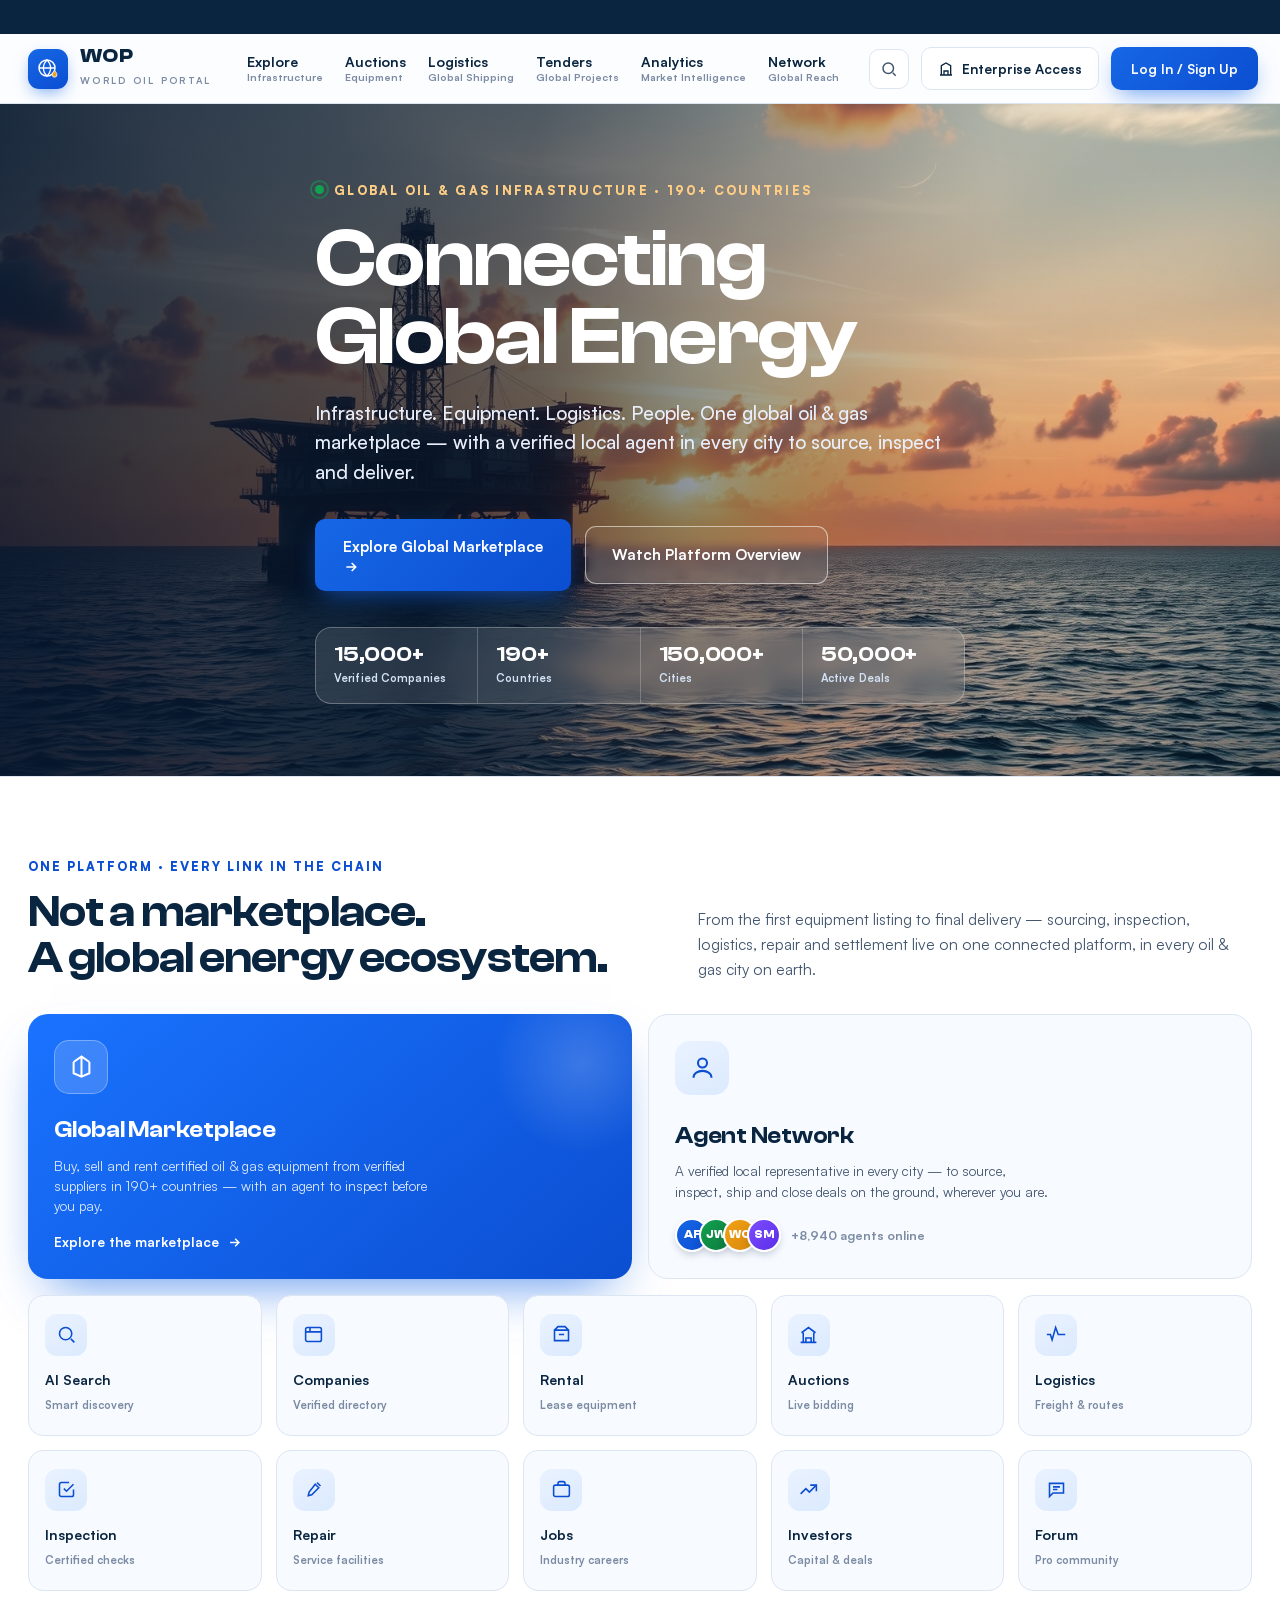
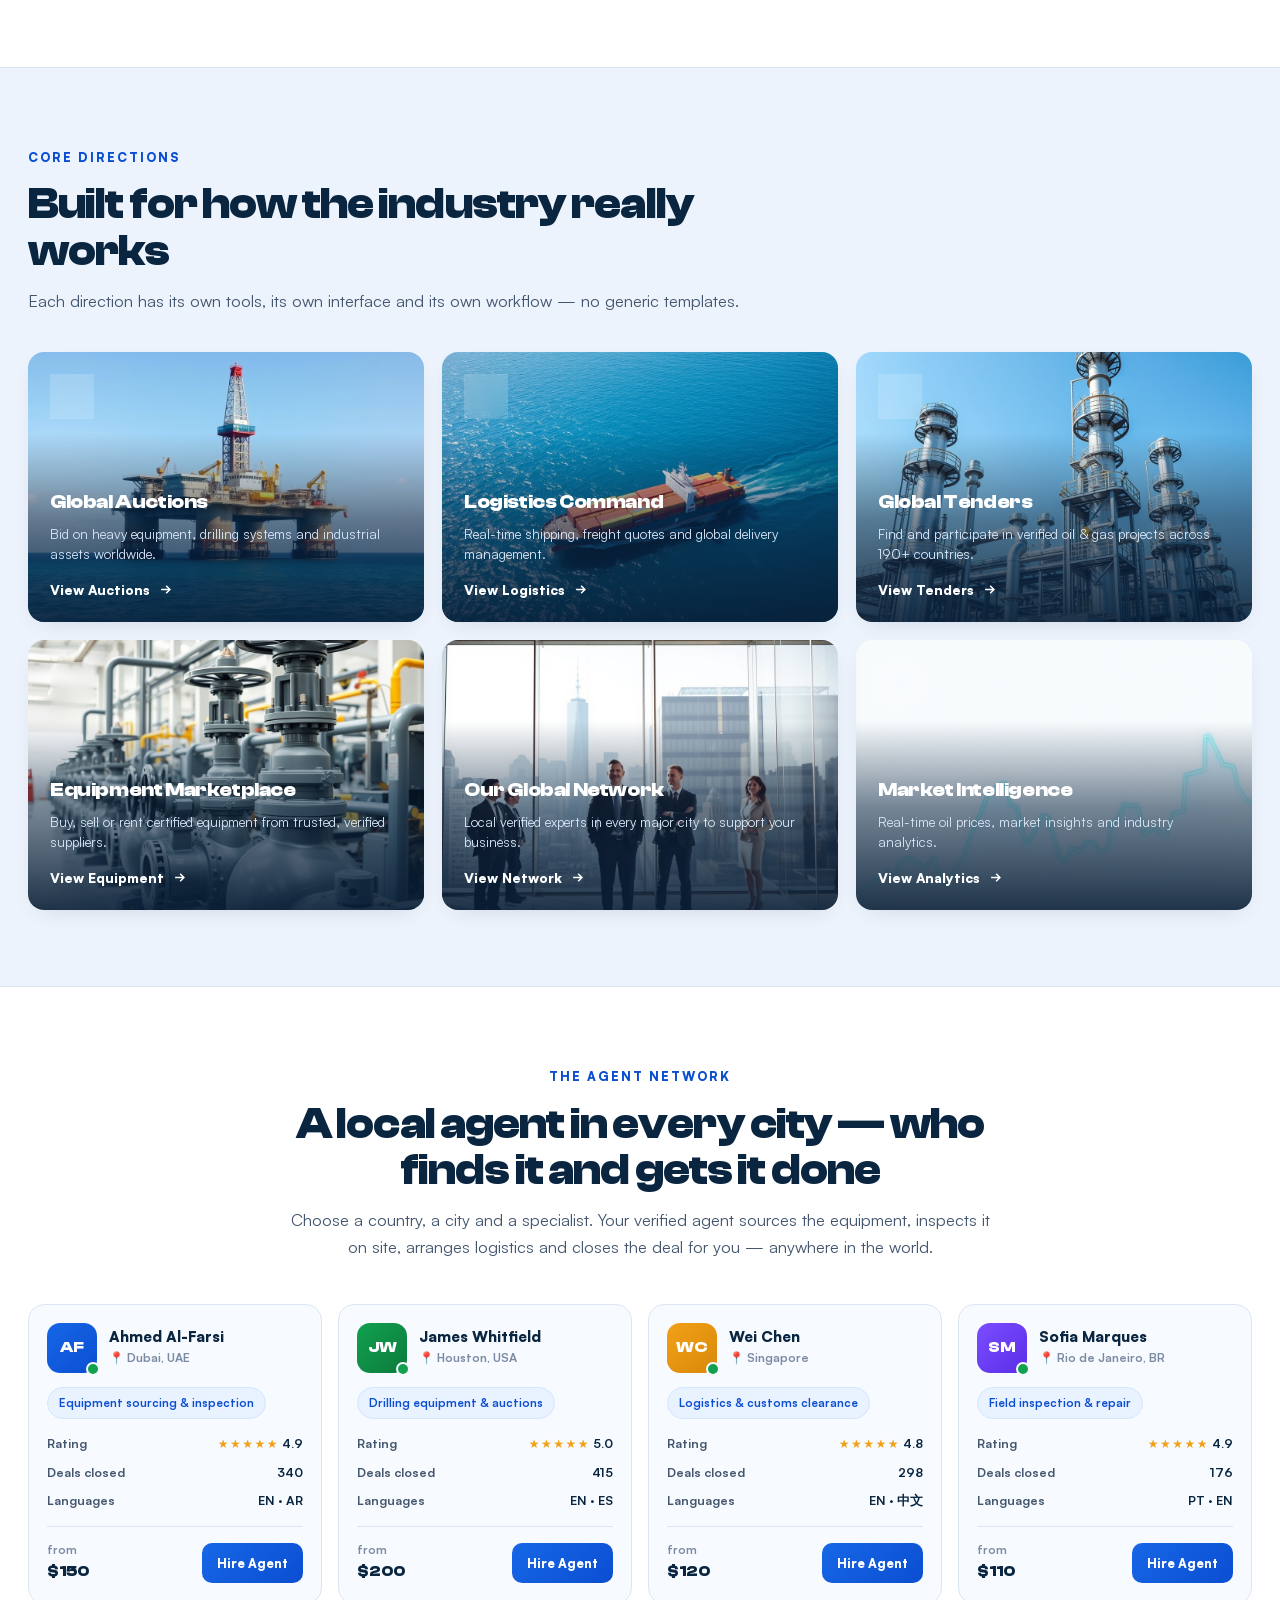
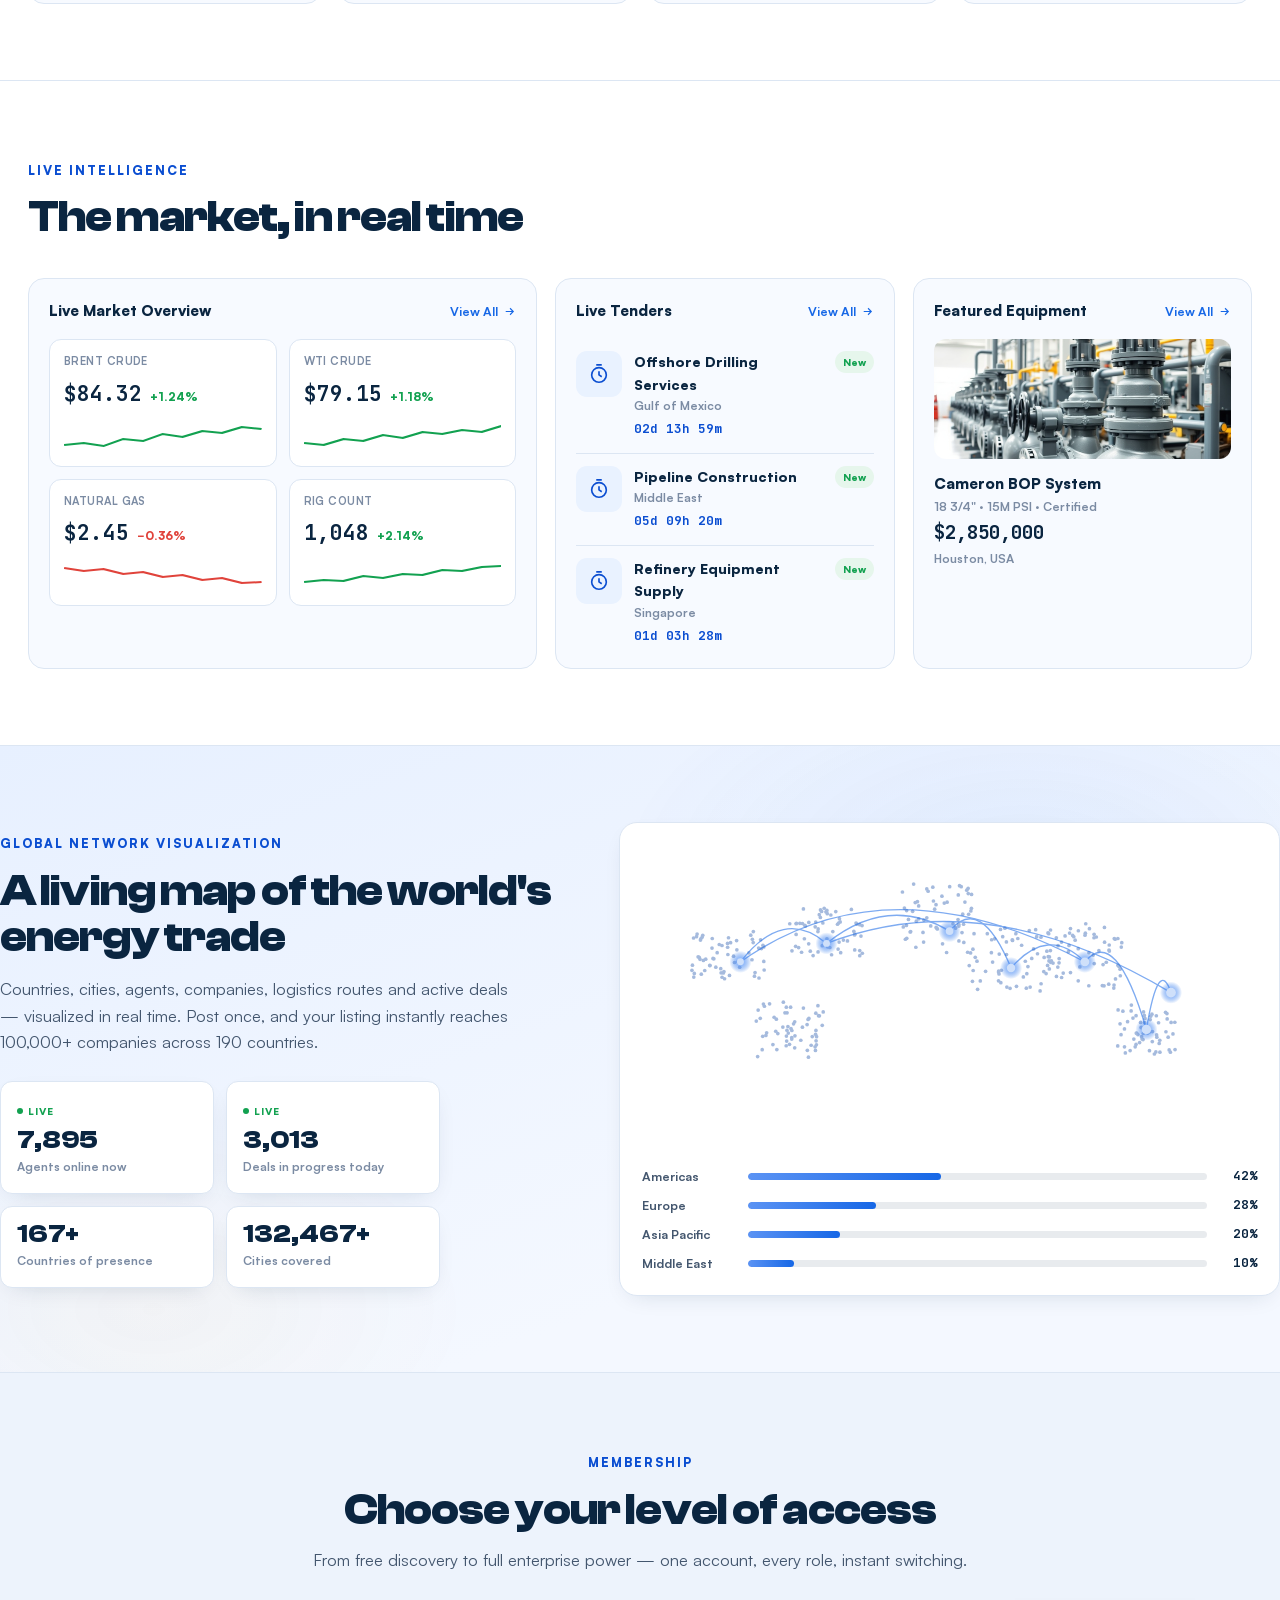
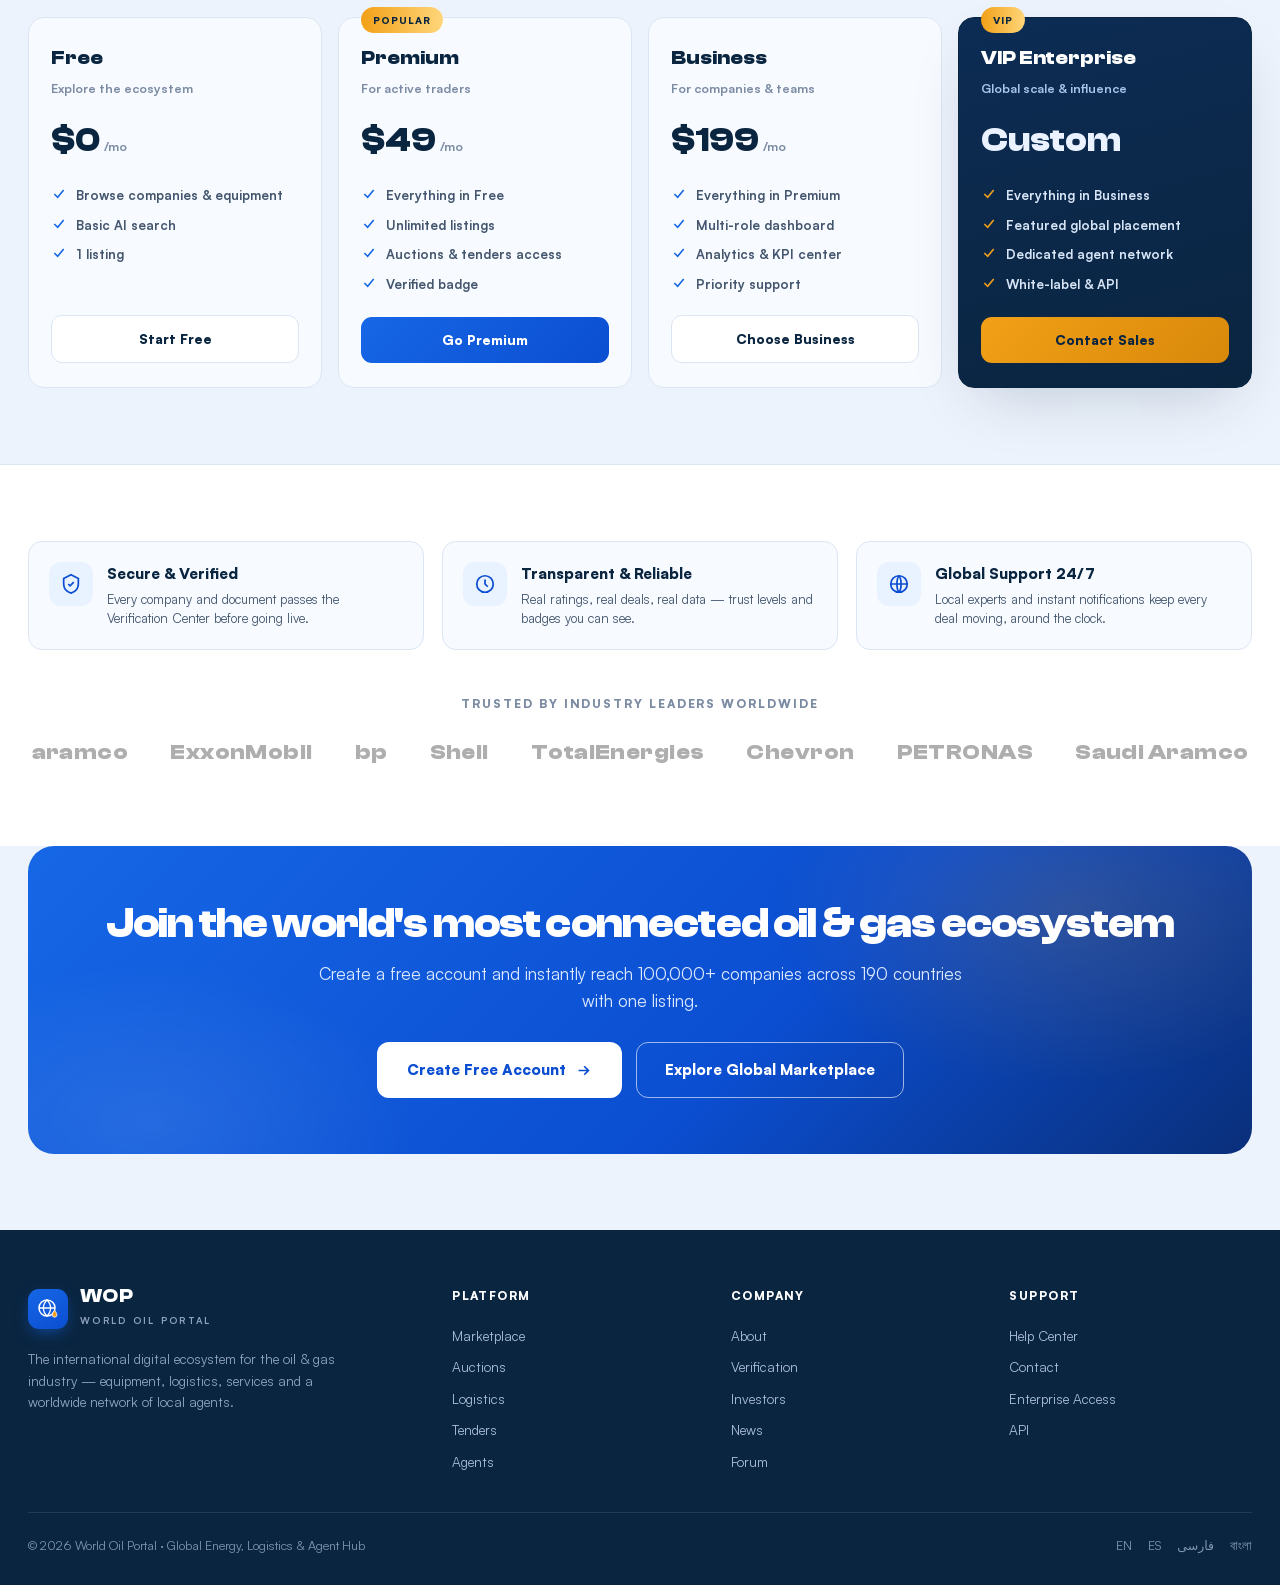
<file: concept-2.html>
<!DOCTYPE html>
<html lang="en">
<head>
<meta charset="UTF-8">
<meta name="viewport" content="width=device-width, initial-scale=1">
<title>World Oil Portal — Global Energy, Logistics & Agent Hub</title>
<meta name="description" content="World Oil Portal — the international digital ecosystem for the oil & gas industry. Equipment, rental, auctions, logistics, inspection, agents and services across 190+ countries and 150,000+ cities.">
<link rel="preconnect" href="/">
<style>
@import url('fonts/fonts.css');
*{margin:0;padding:0;box-sizing:border-box}
:root{
  --bg:#EDF3FC; --bg2:#FFFFFF; --panel:#F7FAFF;
  --ink:#0A2540; --ink2:#43566E; --mut:#7B8BA3;
  --line:#DCE6F3; --line2:#E9F0FA;
  --blue:#1667E6; --blue-d:#0B4ED1; --blue-l:#5B93F4;
  --sky:#E9F2FF; --sky2:#F0F6FF;
  --amber:#F2A017; --amber-d:#D8890A;
  --up:#12A150; --down:#E0433B;
  --nav-h:70px; --tick-h:34px;
  --radius:16px; --shadow:0 24px 60px -22px rgba(10,37,64,.22); --shadow-s:0 8px 24px -12px rgba(10,37,64,.18);
  --wrap:1280px;
}
html{scroll-behavior:smooth}
body{background:var(--bg);color:var(--ink);font-family:'Satoshi',system-ui,sans-serif;line-height:1.6;
  -webkit-font-smoothing:antialiased;overflow-x:hidden}
a{color:inherit;text-decoration:none}
.wrap{max-width:var(--wrap);margin:0 auto;padding:0 28px}
h1,h2,h3,.disp{font-family:'Clash Display','Satoshi',sans-serif;letter-spacing:-.02em}
.mono{font-family:'JetBrains Mono',monospace}
button{font-family:inherit;cursor:pointer;border:none;background:none}
svg{display:block}
::selection{background:var(--blue);color:#fff}

/* ── market ticker strip ── */
.ticker{height:var(--tick-h);background:var(--ink);color:#dbe6f7;display:flex;align-items:center;overflow:hidden;
  font-family:'JetBrains Mono',monospace;font-size:12.5px;position:relative;z-index:60}
.ticker .track{display:flex;gap:38px;white-space:nowrap;padding-left:100%;animation:tick 34s linear infinite}
.ticker b{color:#fff;font-weight:500}
.ticker .u{color:#57d98a}.ticker .d{color:#ff8a7a}
.ticker .dot{color:#5b93f4}
@keyframes tick{to{transform:translateX(-100%)}}

/* ── nav ── */
.nav{height:var(--nav-h);position:sticky;top:0;z-index:50;background:rgba(255,255,255,.82);
  backdrop-filter:blur(16px);border-bottom:1px solid var(--line)}
.nav-in{max-width:var(--wrap);margin:0 auto;padding:0 28px;height:100%;display:flex;align-items:center;gap:30px}
.brand{display:flex;align-items:center;gap:12px}
.brand .mark{width:40px;height:40px;border-radius:11px;background:linear-gradient(150deg,#1667E6,#0B4ED1);
  display:flex;align-items:center;justify-content:center;box-shadow:0 6px 16px -4px rgba(22,103,230,.6)}
.brand .mark svg{width:24px;height:24px}
.brand .bt b{font-family:'Clash Display',sans-serif;font-size:20px;font-weight:700;letter-spacing:.02em;display:block;line-height:1}
.brand .bt span{font-size:9.5px;letter-spacing:.24em;color:var(--mut);font-weight:600;white-space:nowrap}
.nav-links{display:flex;gap:22px;margin-left:6px}
.nav-links a{display:flex;flex-direction:column;line-height:1.2;padding:6px 0;position:relative;white-space:nowrap}
.nav-links a b{font-size:14px;font-weight:700}
.nav-links a span{font-size:10.5px;color:var(--mut);font-weight:600}
.nav-links a::after{content:"";position:absolute;left:0;bottom:0;height:2px;width:0;background:var(--blue);transition:width .25s}
.nav-links a:hover::after{width:100%}
.nav-right{margin-left:auto;display:flex;align-items:center;gap:12px}
.icon-btn{width:40px;height:40px;border-radius:10px;border:1px solid var(--line);background:#fff;display:flex;
  align-items:center;justify-content:center;color:var(--ink2);transition:.2s}
.icon-btn:hover{border-color:var(--blue);color:var(--blue)}
.icon-btn svg{width:18px;height:18px;stroke:currentColor;stroke-width:2;fill:none}
.btn-ghost{display:flex;align-items:center;gap:8px;padding:10px 16px;border:1px solid var(--line);border-radius:10px;
  background:#fff;font-size:13.5px;font-weight:700;color:var(--ink);transition:.2s}
.btn-ghost:hover{border-color:var(--blue);color:var(--blue)}
.btn-ghost svg{width:16px;height:16px;stroke:currentColor;stroke-width:2;fill:none}
.btn-primary{padding:11px 20px;border-radius:10px;background:linear-gradient(135deg,#1667E6,#0B4ED1);color:#fff;
  font-size:13.5px;font-weight:700;box-shadow:0 10px 24px -8px rgba(22,103,230,.7);transition:transform .2s,box-shadow .2s;white-space:nowrap}
.btn-ghost{white-space:nowrap}
.btn-primary:hover{transform:translateY(-1px);box-shadow:0 16px 30px -8px rgba(22,103,230,.8)}
.btn-primary{position:relative;overflow:hidden}
.btn-primary::after{content:"";position:absolute;top:0;left:-70%;width:45%;height:100%;pointer-events:none;
  background:linear-gradient(105deg,transparent,rgba(255,255,255,.4),transparent);transform:skewX(-20deg);animation:sheen 5s ease-in-out infinite}
@keyframes sheen{0%,58%{left:-70%}78%,100%{left:140%}}
.nav-burger{display:none}

/* ── hero ── */
.hero{position:relative;padding:56px 0 40px;background:
  radial-gradient(1100px 620px at 82% 8%,rgba(22,103,230,.10),transparent 60%),
  radial-gradient(760px 520px at 6% 96%,rgba(242,160,23,.06),transparent 60%),
  linear-gradient(180deg,#F4F8FF,#EDF3FC)}
.hero-grid{display:grid;grid-template-columns:1fr 1.06fr;gap:36px;align-items:center}
.eyebrow{display:inline-flex;align-items:center;gap:10px;font-size:12.5px;font-weight:800;letter-spacing:.18em;
  color:var(--blue-d);text-transform:uppercase;margin-bottom:20px}
.eyebrow .pulse{width:9px;height:9px;border-radius:50%;background:var(--up);position:relative}
.eyebrow .pulse::after{content:"";position:absolute;inset:-5px;border-radius:50%;border:2px solid var(--up);
  opacity:.5;animation:ring 2s ease-out infinite}
@keyframes ring{to{transform:scale(2.4);opacity:0}}
.hero h1{font-size:clamp(40px,5.4vw,72px);font-weight:700;line-height:.98}
.hero h1 .g{background:linear-gradient(120deg,#1667E6,#0B4ED1 60%,#F2A017);-webkit-background-clip:text;
  background-clip:text;color:transparent}
.hero .tag{margin-top:16px;font-size:19px;font-weight:700;color:var(--ink)}
.hero .sub{margin-top:12px;font-size:16.5px;color:var(--ink2);max-width:52ch}
.search{margin-top:26px;display:flex;align-items:center;gap:10px;background:#fff;border:1px solid var(--line);
  border-radius:14px;padding:8px 8px 8px 18px;box-shadow:var(--shadow-s);max-width:560px}
.search svg{width:20px;height:20px;stroke:var(--mut);stroke-width:2;fill:none;flex:none}
.search input{border:none;outline:none;flex:1;font-size:15.5px;font-family:inherit;color:var(--ink);background:none}
.search input::placeholder{color:var(--mut)}
.search .go{width:44px;height:44px;border-radius:10px;background:linear-gradient(135deg,#1667E6,#0B4ED1);
  display:flex;align-items:center;justify-content:center;flex:none}
.search .go svg{stroke:#fff}
.statbar{margin-top:26px;display:flex;background:#fff;border:1px solid var(--line);border-radius:16px;
  box-shadow:var(--shadow-s);overflow:hidden;max-width:600px}
.statbar .s{flex:1;padding:15px 18px}
.statbar .s+.s{border-left:1px solid var(--line2)}
.statbar b{font-family:'Clash Display',sans-serif;font-size:22px;font-weight:600;display:block;line-height:1;
  letter-spacing:-.01em}
.statbar span{font-size:11px;color:var(--mut);font-weight:600;margin-top:5px;display:block;letter-spacing:.01em}
.hero .watch{margin-top:22px;display:inline-flex;align-items:center;gap:10px;font-size:14px;font-weight:700;color:var(--ink)}
.hero .watch .pl{width:34px;height:34px;border-radius:50%;background:#fff;border:1px solid var(--line);
  display:flex;align-items:center;justify-content:center;box-shadow:var(--shadow-s)}
.hero .watch .pl svg{width:14px;height:14px;fill:var(--blue)}

/* ── globe visual ── */
.visual{position:relative;height:600px}
.globe-img{position:absolute;left:50%;top:50%;transform:translate(-50%,-50%);width:118%;max-width:none;height:auto;
  -webkit-mask-image:radial-gradient(circle at 50% 47%, #000 46%, rgba(0,0,0,.55) 57%, transparent 67%);
  mask-image:radial-gradient(circle at 50% 47%, #000 46%, rgba(0,0,0,.55) 57%, transparent 67%)}
.arcs{position:absolute;left:50%;top:50%;transform:translate(-50%,-50%);width:96%;height:96%;pointer-events:none}
.pin img{width:36px;height:36px;border-radius:9px;object-fit:cover;flex:none;box-shadow:0 3px 8px -3px rgba(10,37,64,.4)}
.hub{position:absolute;left:50%;top:50%;transform:translate(-50%,-50%);width:120px;height:120px;pointer-events:none}
.hub .ring{position:absolute;inset:0;border-radius:50%;border:1.5px solid rgba(22,103,230,.35);animation:hpulse 3.4s ease-out infinite}
.hub .ring:nth-child(2){animation-delay:1.1s}.hub .ring:nth-child(3){animation-delay:2.2s}
@keyframes hpulse{0%{transform:scale(.5);opacity:.9}100%{transform:scale(2.2);opacity:0}}
.hub .core{position:absolute;left:50%;top:50%;transform:translate(-50%,-50%);width:60px;height:60px;border-radius:50%;
  background:radial-gradient(circle at 40% 35%,#fff,#cfe0fa);border:1px solid #fff;
  box-shadow:0 10px 30px -6px rgba(22,103,230,.6),0 0 0 6px rgba(22,103,230,.10);
  display:flex;align-items:center;justify-content:center}
.hub .core svg{width:30px;height:30px}
.pin{position:absolute;display:flex;align-items:center;gap:9px;background:rgba(255,255,255,.94);border:1px solid var(--line);
  border-radius:12px;padding:6px 12px 6px 6px;box-shadow:var(--shadow-s);animation:float 6s ease-in-out infinite;backdrop-filter:blur(6px)}
.pin .av{width:30px;height:30px;border-radius:8px;flex:none;display:flex;align-items:center;justify-content:center;
  color:#fff;font-weight:800;font-size:12px;font-family:'Clash Display',sans-serif}
.pin b{font-size:12.5px;font-weight:800;display:block;line-height:1.1;color:var(--ink)}
.pin span{font-size:10.5px;color:var(--up);font-weight:700;display:flex;align-items:center;gap:4px}
.pin span i{width:6px;height:6px;border-radius:50%;background:var(--up);display:block}
.pin.alt span{color:var(--blue)}.pin.alt span i{background:var(--blue)}
@keyframes float{0%,100%{transform:translateY(0)}50%{transform:translateY(-8px)}}
.reach{position:absolute;right:2px;top:26px;width:190px;background:linear-gradient(160deg,#0d2c54,#0a2540);color:#eaf2ff;
  border-radius:14px;padding:16px;box-shadow:var(--shadow)}
.reach .rt{font-size:12px;font-weight:800;letter-spacing:.12em;color:#8fb6f2}
.reach p{font-size:12.5px;color:#c7d8f0;margin-top:8px;line-height:1.5}
.reach a{margin-top:12px;display:inline-flex;align-items:center;gap:6px;font-size:12px;font-weight:800;color:#fff;
  background:rgba(255,255,255,.12);padding:8px 12px;border-radius:8px}
.reach a svg{width:13px;height:13px;stroke:#fff;stroke-width:2;fill:none}

/* ── hero 2 (full-bleed photo) ── */
.hero2{position:relative;min-height:660px;display:flex;align-items:center;overflow:hidden;padding:0}
.hero2-bg{position:absolute;inset:0;width:100%;height:100%;object-fit:cover;object-position:60% center}
.hero2-scrim{position:absolute;inset:0;background:linear-gradient(90deg,rgba(7,22,45,.86) 0%,rgba(7,22,45,.62) 42%,rgba(7,22,45,.12) 78%,rgba(7,22,45,0) 100%)}
.hero2-in{position:relative;z-index:2;color:#fff;padding:72px 28px}
.hero2 .eyebrow.light{color:#ffce85}
.hero2 h1{font-family:'Clash Display',sans-serif;font-size:clamp(46px,6.4vw,88px);font-weight:600;line-height:.96;color:#fff;letter-spacing:-.02em}
.hero2 .tag2{margin-top:22px;font-size:19px;line-height:1.55;color:#e8eefa;max-width:50ch;font-weight:500}
.hero2-cta{margin-top:32px;display:flex;gap:14px;flex-wrap:wrap;align-items:center}
.btn-primary.lg{padding:16px 28px;font-size:15px}
.btn-glass{padding:16px 26px;border-radius:11px;border:1.5px solid rgba(255,255,255,.55);color:#fff;font-weight:700;font-size:15px;
  background:rgba(255,255,255,.06);backdrop-filter:blur(4px);transition:.2s}
.btn-glass:hover{background:rgba(255,255,255,.16)}
.statbar.dark{margin-top:36px;background:rgba(255,255,255,.1);border:1px solid rgba(255,255,255,.28);max-width:700px;backdrop-filter:blur(10px)}
.statbar.dark .s+.s{border-left-color:rgba(255,255,255,.22)}
.statbar.dark b{color:#fff}
.statbar.dark span{color:#d3e2f5}
@media(max-width:640px){.hero2{min-height:560px}.hero2-scrim{background:linear-gradient(180deg,rgba(7,22,45,.4),rgba(7,22,45,.85))}}

/* ── section shell ── */
section{position:relative}
.sec{padding:76px 0}
.sec-head{max-width:720px;margin-bottom:38px}
.sec-head.center{margin:0 auto 44px;text-align:center}
.kick{font-size:12.5px;font-weight:800;letter-spacing:.16em;color:var(--blue-d);text-transform:uppercase}
.sec-head h2{font-size:clamp(28px,3.6vw,44px);font-weight:700;margin-top:12px;line-height:1.05}
.sec-head p{margin-top:14px;font-size:16.5px;color:var(--ink2)}

/* ── ecosystem chain ── */
.eco{background:var(--bg2);border-top:1px solid var(--line);border-bottom:1px solid var(--line)}
.eco-head{display:grid;grid-template-columns:1.15fr 1fr;gap:32px;align-items:end;margin-bottom:32px}
.eco-head h2{font-family:'Clash Display',sans-serif;font-size:clamp(28px,3.6vw,44px);font-weight:600;margin-top:12px;line-height:1.04}
.eco-head p{font-size:15.5px;color:var(--ink2);line-height:1.6}
.bento-feat{display:grid;grid-template-columns:1fr 1fr;gap:16px;margin-bottom:16px}
.bcard{border-radius:20px;padding:26px;position:relative;overflow:hidden;display:flex;flex-direction:column;
  min-height:186px;border:1px solid var(--line);transition:transform .25s,box-shadow .25s,border-color .25s;cursor:pointer}
.bcard .bi{width:54px;height:54px;border-radius:15px;display:flex;align-items:center;justify-content:center;
  background:linear-gradient(150deg,#eaf2ff,#dbeafe);margin-bottom:auto}
.bcard .bi svg{width:27px;height:27px;stroke:var(--blue-d);stroke-width:1.8;fill:none}
.bcard h3{font-family:'Clash Display',sans-serif;font-size:23px;font-weight:600;margin-top:18px;letter-spacing:-.01em}
.bcard p{font-size:13.5px;margin-top:7px;color:var(--ink2);line-height:1.5;max-width:38ch}
.bcard .go{margin-top:15px;display:inline-flex;align-items:center;gap:8px;font-size:13.5px;font-weight:700;color:var(--blue-d)}
.bcard .go svg{width:15px;height:15px;stroke-width:2.4;fill:none;stroke:currentColor;transition:transform .2s}
.bcard:hover .go svg{transform:translateX(5px)}
.bcard.light{background:var(--panel)}
.bcard.light:hover{border-color:var(--blue);transform:translateY(-4px);box-shadow:var(--shadow)}
.bcard.blue{background:linear-gradient(140deg,#1a73ff,#0B4ED1);color:#fff;border:none;
  box-shadow:0 24px 50px -22px rgba(22,103,230,.75)}
.bcard.blue::after{content:"";position:absolute;right:-40px;top:-40px;width:180px;height:180px;border-radius:50%;
  background:radial-gradient(circle,rgba(255,255,255,.18),transparent 70%)}
.bcard.blue .bi{background:rgba(255,255,255,.16);border:1px solid rgba(255,255,255,.3)}
.bcard.blue .bi svg{stroke:#fff}
.bcard.blue p{color:#dbe8ff}
.bcard.blue .go{color:#fff}
.bcard.blue:hover{transform:translateY(-4px);box-shadow:0 30px 60px -22px rgba(22,103,230,.85)}
.bavs{display:flex;margin-top:16px;align-items:center;gap:10px}
.bavs .row{display:flex}
.bavs .row span{width:34px;height:34px;border-radius:50%;border:2.5px solid #fff;margin-left:-10px;display:flex;
  align-items:center;justify-content:center;color:#fff;font-size:11px;font-weight:700;font-family:'Clash Display',sans-serif;
  box-shadow:0 4px 10px -3px rgba(10,37,64,.3)}
.bavs .row span:first-child{margin-left:0}
.bavs .more{font-size:12.5px;color:var(--mut);font-weight:700}
.bento-small{display:grid;grid-template-columns:repeat(5,1fr);gap:14px}
.scard{background:var(--panel);border:1px solid var(--line);border-radius:15px;padding:18px 16px;transition:transform .22s,box-shadow .22s,border-color .22s;position:relative;overflow:hidden;cursor:pointer}
.scard::after{content:"";position:absolute;left:0;right:0;bottom:0;height:3px;transform:scaleX(0);transform-origin:left;
  background:linear-gradient(90deg,#1667E6,#F2A017);transition:transform .3s}
.scard:hover{border-color:var(--blue);transform:translateY(-4px);box-shadow:var(--shadow-s);background:#fff}
.scard:hover::after{transform:scaleX(1)}
.scard .si{width:42px;height:42px;border-radius:12px;background:linear-gradient(150deg,#eaf2ff,#dbeafe);
  display:flex;align-items:center;justify-content:center;margin-bottom:13px;transition:.22s}
.scard:hover .si{background:linear-gradient(150deg,#1667E6,#0B4ED1)}
.scard .si svg{width:21px;height:21px;stroke:var(--blue-d);stroke-width:1.8;fill:none;transition:.22s}
.scard:hover .si svg{stroke:#fff}
.scard b{font-size:14px;font-weight:700;display:block}
.scard span{font-size:11px;color:var(--mut);font-weight:600}
@media(max-width:1080px){.eco-head{grid-template-columns:1fr;gap:14px;align-items:start}.bento-small{grid-template-columns:repeat(3,1fr)}}
@media(max-width:640px){.bento-feat{grid-template-columns:1fr}.bento-small{grid-template-columns:repeat(2,1fr)}}

/* ── feature cards ── */
.feat-grid{display:grid;grid-template-columns:repeat(3,1fr);gap:18px}
.feat{position:relative;border-radius:var(--radius);overflow:hidden;min-height:270px;display:flex;flex-direction:column;
  justify-content:flex-end;padding:22px;color:#fff;box-shadow:var(--shadow-s);isolation:isolate}
.feat img{position:absolute;inset:0;width:100%;height:100%;object-fit:cover;z-index:-2;transition:transform .6s}
.feat::after{content:"";position:absolute;inset:0;z-index:-1;
  background:linear-gradient(180deg,rgba(10,37,64,0) 30%,rgba(10,37,64,.55) 62%,rgba(8,30,54,.9))}
.feat:hover img{transform:scale(1.06)}
.feat .fi{width:44px;height:44px;border-radius:11px;background:rgba(255,255,255,.16);backdrop-filter:blur(6px);
  display:flex;align-items:center;justify-content:center;margin-bottom:auto;border:1px solid rgba(255,255,255,.25)}
.feat .fi svg{width:23px;height:23px;stroke:#fff;stroke-width:2;fill:none}
.feat h3{font-size:20px;font-weight:700;margin-top:14px}
.feat p{font-size:13.5px;color:#d7e5f7;margin-top:6px;line-height:1.5}
.feat .lnk{margin-top:14px;display:inline-flex;align-items:center;gap:8px;font-size:13.5px;font-weight:800}
.feat .lnk svg{width:15px;height:15px;stroke:#fff;stroke-width:2.4;fill:none;transition:transform .2s}
.feat:hover .lnk svg{transform:translateX(4px)}

/* ── rig info card ── */
.rigcard{position:absolute;left:49%;bottom:5%;transform:translateX(-50%);width:252px;background:rgba(255,255,255,.95);
  border:1px solid var(--line);border-radius:13px;padding:13px 15px;box-shadow:var(--shadow);backdrop-filter:blur(6px)}
.rigcard .rc-t{font-size:11px;font-weight:800;letter-spacing:.09em;color:var(--blue-d)}
.rigcard .rc-r{display:flex;justify-content:space-between;font-size:12px;margin-top:8px;color:var(--mut);font-weight:600}
.rigcard .rc-r b{color:var(--ink);font-weight:700}
.rigcard .rc-r b.on{color:var(--up);display:flex;align-items:center;gap:5px}
.rigcard .rc-r b.on i{width:6px;height:6px;border-radius:50%;background:var(--up);display:block}

/* ── agent network ── */
.agents-sec{background:var(--bg2);border-top:1px solid var(--line)}
.agent-grid{display:grid;grid-template-columns:repeat(4,1fr);gap:16px}
.agent{background:var(--panel);border:1px solid var(--line);border-radius:16px;padding:18px;transition:.2s;display:flex;flex-direction:column}
.agent:hover{transform:translateY(-3px);box-shadow:var(--shadow-s);border-color:var(--blue);background:#fff}
.agent .atop{display:flex;gap:12px;align-items:center}
.agent .aav{width:50px;height:50px;border-radius:13px;flex:none;display:flex;align-items:center;justify-content:center;
  color:#fff;font-weight:800;font-family:'Clash Display',sans-serif;font-size:16px;position:relative}
.agent .aav .on{position:absolute;right:-3px;bottom:-3px;width:14px;height:14px;border-radius:50%;background:var(--up);border:2.5px solid var(--panel)}
.agent:hover .aav .on{border-color:#fff}
.agent .anm b{font-size:15px;font-weight:800;display:block;line-height:1.2}
.agent .anm .ac{font-size:12px;color:var(--mut);font-weight:600;display:flex;align-items:center;gap:5px;margin-top:2px}
.agent .aspec{margin-top:14px;font-size:11.5px;font-weight:700;color:var(--blue-d);background:var(--sky);
  border:1px solid #d5e6ff;padding:6px 11px;border-radius:99px;align-self:flex-start}
.agent .ameta{margin-top:14px;display:flex;flex-direction:column;gap:8px;font-size:12.5px;color:var(--ink2);font-weight:600;flex:1}
.agent .ameta .row{display:flex;justify-content:space-between;align-items:center}
.agent .ameta .row b{color:var(--ink);font-weight:700}
.agent .stars{color:var(--amber);font-size:12px;letter-spacing:1.5px}
.agent .afoot{margin-top:16px;padding-top:14px;border-top:1px solid var(--line);display:flex;align-items:center;justify-content:space-between}
.agent .price{font-size:11.5px;color:var(--mut);font-weight:600}
.agent .price b{font-family:'Clash Display',sans-serif;font-size:16px;color:var(--ink);font-weight:700;display:block}
.agent .hire{font-size:12.5px;font-weight:800;color:#fff;background:linear-gradient(135deg,#1667E6,#0B4ED1);padding:10px 15px;border-radius:10px;transition:transform .2s}
.agent .hire:hover{transform:translateY(-1px)}
@media(max-width:1080px){.agent-grid{grid-template-columns:repeat(2,1fr)}}
@media(max-width:640px){.agent-grid{grid-template-columns:1fr}}

/* ── intelligence row ── */
.intel{background:var(--bg2);border-top:1px solid var(--line)}
.intel-grid{display:grid;grid-template-columns:1.5fr 1fr 1fr;gap:18px}
.card{background:var(--panel);border:1px solid var(--line);border-radius:var(--radius);padding:20px}
.card .ch{display:flex;align-items:center;justify-content:space-between;margin-bottom:16px}
.card .ch b{font-size:15px;font-weight:800}
.card .ch a{font-size:12.5px;font-weight:700;color:var(--blue);display:flex;align-items:center;gap:5px}
.card .ch a svg{width:13px;height:13px;stroke:var(--blue);stroke-width:2;fill:none}
.mkt{display:grid;grid-template-columns:1fr 1fr;gap:12px}
.mkt .m{border:1px solid var(--line);border-radius:12px;padding:13px 14px;background:#fff}
.mkt .m .lbl{font-size:11px;color:var(--mut);font-weight:700;letter-spacing:.04em;text-transform:uppercase}
.mkt .m .val{display:flex;align-items:baseline;gap:8px;margin:6px 0 8px}
.mkt .m .val b{font-family:'JetBrains Mono',monospace;font-size:21px;font-weight:700}
.mkt .m .val .chg{font-size:11.5px;font-weight:800}
.mkt .m .chg.up{color:var(--up)}.mkt .m .chg.down{color:var(--down)}
.mkt .m svg{width:100%;height:34px}
.tender{display:flex;gap:12px;padding:12px 0;border-bottom:1px solid var(--line)}
.tender:last-child{border-bottom:none;padding-bottom:0}
.tender .tim{width:46px;height:46px;border-radius:11px;background:var(--sky);flex:none;display:flex;
  align-items:center;justify-content:center}
.tender .tim svg{width:22px;height:22px;stroke:var(--blue-d);stroke-width:1.8;fill:none}
.tender .tb b{font-size:14px;font-weight:800;display:block}
.tender .tb .loc{font-size:12px;color:var(--mut);font-weight:600;display:block}
.tender .tb .cd{font-family:'JetBrains Mono',monospace;font-size:12.5px;color:var(--blue-d);font-weight:700;margin-top:3px}
.tender .new{margin-left:auto;align-self:flex-start;font-size:10px;font-weight:800;color:var(--up);background:#e6f6ec;
  padding:3px 8px;border-radius:99px}
.equip{display:flex;flex-direction:column;gap:12px}
.equip .ei{border-radius:12px;overflow:hidden;height:120px;background:#eef3fb;display:flex;align-items:center;justify-content:center}
.equip .ei img{width:100%;height:100%;object-fit:cover}
.equip b{font-size:15px;font-weight:800}
.equip .spec{font-size:12px;color:var(--mut);font-weight:600}
.equip .price{font-family:'JetBrains Mono',monospace;font-size:19px;font-weight:700;color:var(--ink);margin-top:2px}
.equip .loc{font-size:12px;color:var(--mut);font-weight:600}

/* ── global network band ── */
.netband{background:linear-gradient(160deg,#E7F0FF,#F4F8FF 72%);color:var(--ink);overflow:hidden;position:relative;
  border-top:1px solid var(--line);border-bottom:1px solid var(--line)}
.netband::before{content:"";position:absolute;inset:0;opacity:.7;
  background:radial-gradient(700px 380px at 80% 20%,rgba(22,103,230,.10),transparent 60%),
  radial-gradient(560px 320px at 12% 90%,rgba(242,160,23,.06),transparent 60%)}
.netband .wrap{position:relative}
.net-grid{display:grid;grid-template-columns:1fr 1.15fr;gap:44px;align-items:center}
.netband .kick{color:var(--blue-d)}
.netband h2{font-size:clamp(28px,3.6vw,44px);font-weight:700;margin-top:12px;line-height:1.05;color:var(--ink)}
.netband p.lead{margin-top:16px;font-size:16.5px;color:var(--ink2);max-width:48ch}
.livemetrics{margin-top:26px;display:grid;grid-template-columns:1fr 1fr;gap:12px;max-width:440px}
.lm{background:#fff;border:1px solid var(--line);border-radius:12px;padding:14px 16px;box-shadow:var(--shadow-s)}
.lm b{font-family:'Clash Display',sans-serif;font-size:26px;font-weight:700;display:block;line-height:1;color:var(--ink)}
.lm span{font-size:12px;color:var(--mut);font-weight:600}
.lm .live{font-size:10px;color:var(--up);font-weight:800;letter-spacing:.1em;display:inline-flex;align-items:center;gap:5px;margin-bottom:8px}
.lm .live i{width:6px;height:6px;border-radius:50%;background:var(--up);display:block;animation:blink 1.6s infinite}
@keyframes blink{50%{opacity:.25}}
.mapbox{position:relative;background:#fff;border:1px solid var(--line);border-radius:18px;
  padding:22px;min-height:340px;box-shadow:var(--shadow-s)}
.mapbox svg{width:100%;height:auto}
.region{margin-top:14px;display:flex;flex-direction:column;gap:9px}
.region .r{display:grid;grid-template-columns:96px 1fr 40px;align-items:center;gap:10px;font-size:12.5px;color:var(--ink2);font-weight:600}
.region .bar{height:7px;border-radius:99px;background:rgba(10,37,64,.09);overflow:hidden}
.region .bar i{display:block;height:100%;border-radius:99px;background:linear-gradient(90deg,#5b93f4,#1667E6);width:0;transition:width 1.2s ease}
.region .pct{font-family:'JetBrains Mono',monospace;color:var(--ink);font-weight:700;text-align:right}

/* ── subscriptions ── */
.plans{display:grid;grid-template-columns:repeat(4,1fr);gap:16px}
.plan{background:var(--panel);border:1px solid var(--line);border-radius:var(--radius);padding:24px 22px;position:relative;
  display:flex;flex-direction:column}
.plan.vip{background:linear-gradient(165deg,#0d2c54,#0a2540);color:#eaf2ff;border-color:#0a2540;box-shadow:var(--shadow)}
.plan.vip .pname{color:#fff}.plan.vip .pdesc{color:#a9c4ea}.plan.vip li{color:#d7e5f7}
.plan .badge{position:absolute;top:-11px;left:22px;font-size:10px;font-weight:800;letter-spacing:.1em;color:#0a2540;
  background:linear-gradient(90deg,#F2A017,#ffd67a);padding:5px 12px;border-radius:99px}
.plan .vipbadge{position:absolute;top:-11px;left:22px;font-size:10px;font-weight:800;letter-spacing:.1em;color:#0a2540;
  background:linear-gradient(90deg,#F2A017,#ffd67a);padding:5px 12px;border-radius:99px}
.pname{font-family:'Clash Display',sans-serif;font-size:20px;font-weight:700}
.pdesc{font-size:12.5px;color:var(--mut);font-weight:600;margin-top:4px}
.price-row{margin:16px 0;display:flex;align-items:baseline;gap:4px}
.price-row .amt{font-family:'Clash Display',sans-serif;font-size:34px;font-weight:700}
.price-row .per{font-size:12.5px;color:var(--mut);font-weight:700}
.plan.vip .per{color:#a9c4ea}
.plan ul{list-style:none;display:flex;flex-direction:column;gap:9px;margin-bottom:20px;flex:1}
.plan li{font-size:13px;color:var(--ink2);font-weight:600;display:flex;gap:9px;align-items:flex-start}
.plan li svg{width:16px;height:16px;flex:none;margin-top:1px;stroke:var(--blue);stroke-width:2.4;fill:none}
.plan.vip li svg{stroke:var(--amber)}
.plan .pbtn{padding:12px;border-radius:11px;text-align:center;font-weight:800;font-size:13.5px;border:1px solid var(--line);
  background:#fff;color:var(--ink);transition:.2s}
.plan .pbtn:hover{border-color:var(--blue);color:var(--blue)}
.plan.pop .pbtn,.plan.vip .pbtn{background:linear-gradient(135deg,#1667E6,#0B4ED1);color:#fff;border:none}
.plan.vip .pbtn{background:linear-gradient(135deg,#F2A017,#D8890A);color:#0a2540}

/* ── trust ── */
.trust{background:var(--bg2);border-top:1px solid var(--line)}
.trust-grid{display:grid;grid-template-columns:repeat(3,1fr);gap:18px;margin-bottom:44px}
.tcard{display:flex;gap:14px;align-items:flex-start;background:var(--panel);border:1px solid var(--line);border-radius:14px;padding:20px}
.tcard .ti{width:44px;height:44px;border-radius:12px;background:var(--sky);flex:none;display:flex;align-items:center;justify-content:center}
.tcard .ti svg{width:22px;height:22px;stroke:var(--blue-d);stroke-width:1.9;fill:none}
.tcard b{font-size:15px;font-weight:800;display:block}
.tcard p{font-size:13px;color:var(--ink2);margin-top:4px;line-height:1.5}
.logos-lbl{text-align:center;font-size:12px;font-weight:800;letter-spacing:.16em;color:var(--mut);text-transform:uppercase;margin-bottom:22px}
.logos{display:flex;flex-wrap:wrap;justify-content:center;align-items:center;gap:14px 42px}
.logos span{font-family:'Clash Display',sans-serif;font-size:22px;font-weight:700;color:#9db0c8;letter-spacing:.02em;
  filter:grayscale(1);transition:.2s}
.logos span:hover{color:var(--ink);filter:none}

/* ── cta ── */
.cta{padding:0 0 76px}
.cta-in{background:linear-gradient(135deg,#1667E6,#0B4ED1 60%,#0a2f7a);border-radius:26px;padding:56px;color:#fff;
  position:relative;overflow:hidden;text-align:center}
.cta-in::before{content:"";position:absolute;inset:0;opacity:.5;
  background:radial-gradient(500px 300px at 85% 20%,rgba(242,160,23,.3),transparent 60%),
  radial-gradient(460px 280px at 10% 90%,rgba(255,255,255,.18),transparent 60%)}
.cta-in>*{position:relative}
.cta-in h2{font-size:clamp(28px,3.6vw,42px);font-weight:700;line-height:1.05}
.cta-in p{margin-top:14px;font-size:17px;color:#dbe8ff;max-width:56ch;margin-left:auto;margin-right:auto}
.cta-btns{margin-top:28px;display:flex;gap:14px;justify-content:center;flex-wrap:wrap}
.cta-btns .b1{background:#fff;color:var(--blue-d);padding:15px 30px;border-radius:12px;font-weight:800;font-size:15px;
  display:inline-flex;align-items:center;gap:9px;transition:transform .2s}
.cta-btns .b1:hover{transform:translateY(-2px)}
.cta-btns .b1 svg{width:17px;height:17px;stroke:var(--blue-d);stroke-width:2.4;fill:none}
.cta-btns .b2{border:1.5px solid rgba(255,255,255,.6);color:#fff;padding:15px 28px;border-radius:12px;font-weight:800;font-size:15px}

/* ── footer ── */
footer{background:var(--ink);color:#b7c8de;padding:56px 0 30px}
.foot-grid{display:grid;grid-template-columns:1.6fr 1fr 1fr 1fr;gap:36px;padding-bottom:34px;border-bottom:1px solid rgba(255,255,255,.1)}
footer .brand .bt b{color:#fff}
footer .fdesc{font-size:13.5px;color:#8ea3bf;margin-top:16px;max-width:34ch;line-height:1.6}
.fcol h4{font-size:12px;font-weight:800;letter-spacing:.12em;color:#fff;text-transform:uppercase;margin-bottom:14px}
.fcol a{display:block;font-size:13.5px;color:#a9bdd6;padding:5px 0;transition:.2s}
.fcol a:hover{color:#fff}
.foot-bot{display:flex;justify-content:space-between;align-items:center;padding-top:22px;font-size:12.5px;color:#7f95b2;flex-wrap:wrap;gap:12px}
.foot-bot .langs{display:flex;gap:16px}
.foot-bot .langs a:hover{color:#fff}

/* ── reveal ── */
.rv{opacity:0;transform:translateY(26px);transition:opacity .7s cubic-bezier(.2,.7,.2,1),transform .7s cubic-bezier(.2,.7,.2,1)}
.rv.in{opacity:1;transform:none}

/* ── responsive ── */
@media(max-width:1080px){
  .nav-links{display:none}
  .nav-burger{display:flex}
  .hero-grid{grid-template-columns:1fr;gap:20px}
  .visual{height:460px;order:-1}
  .eco-grid{grid-template-columns:repeat(4,1fr)}
  .feat-grid{grid-template-columns:repeat(2,1fr)}
  .intel-grid{grid-template-columns:1fr 1fr}
  .net-grid{grid-template-columns:1fr;gap:28px}
  .plans{grid-template-columns:repeat(2,1fr)}
  .trust-grid{grid-template-columns:1fr}
  .foot-grid{grid-template-columns:1fr 1fr}
}
@media(max-width:640px){
  :root{--nav-h:62px}
  .wrap{padding:0 18px}
  .brand .bt span{display:none}
  .btn-ghost{display:none}
  .btn-primary{padding:9px 13px;font-size:12px}
  .nav-in{gap:12px}
  .pin[style*="Singapore"],.pin.p-hide{display:none}
  .hero{padding:36px 0 30px}
  .hero h1{font-size:40px}
  .visual{height:380px}
  .reach{display:none}
  .eco-grid{grid-template-columns:repeat(2,1fr)}
  .feat-grid{grid-template-columns:1fr}
  .intel-grid{grid-template-columns:1fr}
  .plans{grid-template-columns:1fr}
  .foot-grid{grid-template-columns:1fr 1fr}
  .chain{display:none}
  .cta-in{padding:36px 22px}
  .sec{padding:52px 0}
}
@media (prefers-reduced-motion:reduce){*{animation:none!important;transition:none!important}.rv{opacity:1;transform:none}}
</style>
</head>
<body>

<!-- market ticker -->
<div class="ticker" aria-hidden="true"><div class="track">
  <span><b>BRENT CRUDE</b> $84.32 <em class="u">▲ 1.24%</em></span>
  <span><b>WTI CRUDE</b> $79.15 <em class="u">▲ 1.18%</em></span>
  <span><b>NATURAL GAS</b> $2.45 <em class="d">▼ 0.36%</em></span>
  <span><b>RIG COUNT</b> 1,048 <em class="u">▲ 2.14%</em></span>
  <span class="dot">●</span>
  <span><b>GLOBAL DEALS TODAY</b> 3,412</span>
  <span><b>AGENTS ONLINE</b> 8,940</span>
  <span><b>ACTIVE TENDERS</b> 1,247</span>
  <span class="dot">●</span>
  <span><b>BRENT CRUDE</b> $84.32 <em class="u">▲ 1.24%</em></span>
  <span><b>WTI CRUDE</b> $79.15 <em class="u">▲ 1.18%</em></span>
  <span><b>NATURAL GAS</b> $2.45 <em class="d">▼ 0.36%</em></span>
  <span><b>RIG COUNT</b> 1,048 <em class="u">▲ 2.14%</em></span>
</div></div>

<!-- nav -->
<nav class="nav"><div class="nav-in">
  <a class="brand" href="#top">
    <span class="mark"><svg viewBox="0 0 24 24" fill="none"><circle cx="11" cy="11" r="8" stroke="#fff" stroke-width="1.5"/><path d="M3 11h16M11 3c2.4 2.3 3.6 5.1 3.6 8S13.4 16.7 11 19c-2.4-2.3-3.6-5.1-3.6-8S8.6 5.3 11 3z" stroke="#fff" stroke-width="1.3"/><path d="M18.6 13.4c1.6 1.9 2.3 3.2 2.3 4.4a2.35 2.35 0 11-4.7 0c0-1.2.8-2.5 2.4-4.4z" fill="#F2A017" stroke="#fff" stroke-width=".8"/></svg></span>
    <span class="bt"><b>WOP</b><span>WORLD OIL PORTAL</span></span>
  </a>
  <div class="nav-links">
    <a href="#ecosystem"><b>Explore</b><span>Infrastructure</span></a>
    <a href="#features"><b>Auctions</b><span>Equipment</span></a>
    <a href="#intel"><b>Logistics</b><span>Global Shipping</span></a>
    <a href="#intel"><b>Tenders</b><span>Global Projects</span></a>
    <a href="#intel"><b>Analytics</b><span>Market Intelligence</span></a>
    <a href="#network"><b>Network</b><span>Global Reach</span></a>
  </div>
  <div class="nav-right">
    <button class="icon-btn" aria-label="Search"><svg viewBox="0 0 24 24"><circle cx="11" cy="11" r="7"/><path d="M21 21l-4-4"/></svg></button>
    <a class="btn-ghost" href="#plans"><svg viewBox="0 0 24 24"><path d="M3 21h18M5 21V7l7-4 7 4v14M9 21v-6h6v6"/></svg><span>Enterprise Access</span></a>
    <a class="btn-primary" href="#cta">Log In / Sign Up</a>
    <button class="icon-btn nav-burger" aria-label="Menu"><svg viewBox="0 0 24 24"><path d="M3 6h18M3 12h18M3 18h18"/></svg></button>
  </div>
</div></nav>

<!-- hero -->
<header class="hero2" id="top">
  <img class="hero2-bg" src="img/rig-dawn.png" alt="Offshore oil platform at golden hour">
  <div class="hero2-scrim"></div>
  <div class="wrap hero2-in">
    <span class="eyebrow light"><span class="pulse"></span>Global Oil &amp; Gas Infrastructure · 190+ Countries</span>
    <h1>Connecting<br>Global Energy</h1>
    <p class="tag2">Infrastructure. Equipment. Logistics. People. One global oil &amp; gas marketplace — with a verified local agent in every city to source, inspect and deliver.</p>
    <div class="hero2-cta">
      <a class="btn-primary lg" href="#cta">Explore Global Marketplace <svg viewBox="0 0 24 24" style="width:16px;height:16px;stroke:#fff;stroke-width:2.4;fill:none;vertical-align:-2px"><path d="M5 12h14M13 6l6 6-6 6"/></svg></a>
      <a class="btn-glass" href="#network">Watch Platform Overview</a>
    </div>
    <div class="statbar dark">
      <div class="s"><b data-count="15000" data-suffix="+">0</b><span>Verified Companies</span></div>
      <div class="s"><b data-count="190" data-suffix="+">0</b><span>Countries</span></div>
      <div class="s"><b data-count="150000" data-suffix="+">0</b><span>Cities</span></div>
      <div class="s"><b data-count="50000" data-suffix="+">0</b><span>Active Deals</span></div>
    </div>
  </div>
</header>

<!-- ecosystem -->
<section class="sec eco" id="ecosystem"><div class="wrap">
  <div class="eco-head rv">
    <div>
      <span class="kick">One platform · every link in the chain</span>
      <h2>Not a marketplace.<br>A global energy ecosystem.</h2>
    </div>
    <p>From the first equipment listing to final delivery — sourcing, inspection, logistics, repair and settlement live on one connected platform, in every oil &amp; gas city on earth.</p>
  </div>
  <div class="bento-feat rv">
    <a class="bcard blue" href="#features">
      <span class="bi"><svg viewBox="0 0 24 24"><path d="M12 3v18M5 8l7-5 7 5M5 8v10l7 3 7-3V8"/></svg></span>
      <h3>Global Marketplace</h3>
      <p>Buy, sell and rent certified oil &amp; gas equipment from verified suppliers in 190+ countries — with an agent to inspect before you pay.</p>
      <span class="go">Explore the marketplace <svg viewBox="0 0 24 24"><path d="M5 12h14M13 6l6 6-6 6"/></svg></span>
    </a>
    <a class="bcard light" href="#agents">
      <span class="bi"><svg viewBox="0 0 24 24"><circle cx="12" cy="8" r="4"/><path d="M4 21c0-4 4-6 8-6s8 2 8 6"/></svg></span>
      <h3>Agent Network</h3>
      <p>A verified local representative in every city — to source, inspect, ship and close deals on the ground, wherever you are.</p>
      <div class="bavs"><div class="row">
        <span style="background:linear-gradient(135deg,#1667E6,#0B4ED1)">AF</span>
        <span style="background:linear-gradient(135deg,#12A150,#0c7a3c)">JW</span>
        <span style="background:linear-gradient(135deg,#F2A017,#D8890A)">WC</span>
        <span style="background:linear-gradient(135deg,#7c4dff,#5a2ee8)">SM</span>
      </div><span class="more">+8,940 agents online</span></div>
    </a>
  </div>
  <div class="bento-small rv">
    <div class="scard"><span class="si"><svg viewBox="0 0 24 24"><circle cx="11" cy="11" r="7"/><path d="M21 21l-4-4"/></svg></span><b>AI Search</b><span>Smart discovery</span></div>
    <div class="scard"><span class="si"><svg viewBox="0 0 24 24"><rect x="3" y="4" width="18" height="16" rx="2"/><path d="M3 9h18M8 4v5"/></svg></span><b>Companies</b><span>Verified directory</span></div>
    <div class="scard"><span class="si"><svg viewBox="0 0 24 24"><path d="M4 7h16v12H4zM4 7l4-4h8l4 4M9 12h6"/></svg></span><b>Rental</b><span>Lease equipment</span></div>
    <div class="scard"><span class="si"><svg viewBox="0 0 24 24"><path d="M3 21h18M6 21V10M18 21V10M4 10l8-6 8 6M9 21v-5h6v5"/></svg></span><b>Auctions</b><span>Live bidding</span></div>
    <div class="scard"><span class="si"><svg viewBox="0 0 24 24"><path d="M1 12h4l2 6 4-14 3 8h8"/></svg></span><b>Logistics</b><span>Freight &amp; routes</span></div>
    <div class="scard"><span class="si"><svg viewBox="0 0 24 24"><path d="M9 11l3 3 8-8"/><path d="M20 12v6a2 2 0 01-2 2H6a2 2 0 01-2-2V6a2 2 0 012-2h9"/></svg></span><b>Inspection</b><span>Certified checks</span></div>
    <div class="scard"><span class="si"><svg viewBox="0 0 24 24"><path d="M14 6l4 4-8 8-4 1 1-4z"/><path d="M16 4l4 4"/></svg></span><b>Repair</b><span>Service facilities</span></div>
    <div class="scard"><span class="si"><svg viewBox="0 0 24 24"><rect x="3" y="7" width="18" height="13" rx="2"/><path d="M8 7V5a2 2 0 012-2h4a2 2 0 012 2v2"/></svg></span><b>Jobs</b><span>Industry careers</span></div>
    <div class="scard"><span class="si"><svg viewBox="0 0 24 24"><path d="M3 17l6-6 4 4 8-8"/><path d="M14 7h7v7"/></svg></span><b>Investors</b><span>Capital &amp; deals</span></div>
    <div class="scard"><span class="si"><svg viewBox="0 0 24 24"><path d="M4 5h16v11H8l-4 4z"/><path d="M8 9h8M8 12h5"/></svg></span><b>Forum</b><span>Pro community</span></div>
  </div>
</div></section>

<!-- features -->
<section class="sec" id="features"><div class="wrap">
  <div class="sec-head rv">
    <span class="kick">Core Directions</span>
    <h2>Built for how the industry really works</h2>
    <p>Each direction has its own tools, its own interface and its own workflow — no generic templates.</p>
  </div>
  <div class="feat-grid">
    <a class="feat rv" href="#"><img src="img/auctions.jpg" alt="Global auctions"><span class="fi"><svg viewBox="0 0 24 24"><path d="M3 21h18M6 21V10M18 21V10M4 10l8-6 8 6"/></svg></span><h3>Global Auctions</h3><p>Bid on heavy equipment, drilling systems and industrial assets worldwide.</p><span class="lnk">View Auctions <svg viewBox="0 0 24 24"><path d="M5 12h14M13 6l6 6-6 6"/></svg></span></a>
    <a class="feat rv" href="#"><img src="img/logistics.jpg" alt="Logistics command"><span class="fi"><svg viewBox="0 0 24 24"><path d="M1 12h4l2 6 4-14 3 8h8"/></svg></span><h3>Logistics Command</h3><p>Real-time shipping, freight quotes and global delivery management.</p><span class="lnk">View Logistics <svg viewBox="0 0 24 24"><path d="M5 12h14M13 6l6 6-6 6"/></svg></span></a>
    <a class="feat rv" href="#"><img src="img/tenders.jpg" alt="Global tenders"><span class="fi"><svg viewBox="0 0 24 24"><path d="M6 2h9l5 5v15H6z"/><path d="M9 12h6M9 16h6"/></svg></span><h3>Global Tenders</h3><p>Find and participate in verified oil &amp; gas projects across 190+ countries.</p><span class="lnk">View Tenders <svg viewBox="0 0 24 24"><path d="M5 12h14M13 6l6 6-6 6"/></svg></span></a>
    <a class="feat rv" href="#"><img src="img/equipment.jpg" alt="Equipment marketplace"><span class="fi"><svg viewBox="0 0 24 24"><path d="M12 3v18M5 8l7-5 7 5M5 8v10l7 3 7-3V8"/></svg></span><h3>Equipment Marketplace</h3><p>Buy, sell or rent certified equipment from trusted, verified suppliers.</p><span class="lnk">View Equipment <svg viewBox="0 0 24 24"><path d="M5 12h14M13 6l6 6-6 6"/></svg></span></a>
    <a class="feat rv" href="#"><img src="img/network.jpg" alt="Our global network"><span class="fi"><svg viewBox="0 0 24 24"><circle cx="12" cy="8" r="4"/><path d="M4 21c0-4 4-6 8-6s8 2 8 6"/></svg></span><h3>Our Global Network</h3><p>Local verified experts in every major city to support your business.</p><span class="lnk">View Network <svg viewBox="0 0 24 24"><path d="M5 12h14M13 6l6 6-6 6"/></svg></span></a>
    <a class="feat rv" href="#"><img src="img/analytics.jpg" alt="Market intelligence"><span class="fi"><svg viewBox="0 0 24 24"><path d="M4 20V10M10 20V4M16 20v-7M22 20H2"/></svg></span><h3>Market Intelligence</h3><p>Real-time oil prices, market insights and industry analytics.</p><span class="lnk">View Analytics <svg viewBox="0 0 24 24"><path d="M5 12h14M13 6l6 6-6 6"/></svg></span></a>
  </div>
</div></section>

<!-- agent network -->
<section class="sec agents-sec" id="agents"><div class="wrap">
  <div class="sec-head center rv">
    <span class="kick">The Agent Network</span>
    <h2>A local agent in every city — who finds it and gets it done</h2>
    <p>Choose a country, a city and a specialist. Your verified agent sources the equipment, inspects it on site, arranges logistics and closes the deal for you — anywhere in the world.</p>
  </div>
  <div class="agent-grid">
    <div class="agent rv">
      <div class="atop"><span class="aav" style="background:linear-gradient(135deg,#1667E6,#0B4ED1)">AF<span class="on"></span></span><span class="anm"><b>Ahmed Al-Farsi</b><span class="ac">📍 Dubai, UAE</span></span></div>
      <span class="aspec">Equipment sourcing &amp; inspection</span>
      <div class="ameta">
        <div class="row"><span>Rating</span><b><span class="stars">★★★★★</span> 4.9</b></div>
        <div class="row"><span>Deals closed</span><b>340</b></div>
        <div class="row"><span>Languages</span><b>EN · AR</b></div>
      </div>
      <div class="afoot"><span class="price">from<b>$150</b></span><a class="hire" href="#cta">Hire Agent</a></div>
    </div>
    <div class="agent rv">
      <div class="atop"><span class="aav" style="background:linear-gradient(135deg,#12A150,#0c7a3c)">JW<span class="on"></span></span><span class="anm"><b>James Whitfield</b><span class="ac">📍 Houston, USA</span></span></div>
      <span class="aspec">Drilling equipment &amp; auctions</span>
      <div class="ameta">
        <div class="row"><span>Rating</span><b><span class="stars">★★★★★</span> 5.0</b></div>
        <div class="row"><span>Deals closed</span><b>415</b></div>
        <div class="row"><span>Languages</span><b>EN · ES</b></div>
      </div>
      <div class="afoot"><span class="price">from<b>$200</b></span><a class="hire" href="#cta">Hire Agent</a></div>
    </div>
    <div class="agent rv">
      <div class="atop"><span class="aav" style="background:linear-gradient(135deg,#F2A017,#D8890A)">WC<span class="on"></span></span><span class="anm"><b>Wei Chen</b><span class="ac">📍 Singapore</span></span></div>
      <span class="aspec">Logistics &amp; customs clearance</span>
      <div class="ameta">
        <div class="row"><span>Rating</span><b><span class="stars">★★★★★</span> 4.8</b></div>
        <div class="row"><span>Deals closed</span><b>298</b></div>
        <div class="row"><span>Languages</span><b>EN · 中文</b></div>
      </div>
      <div class="afoot"><span class="price">from<b>$120</b></span><a class="hire" href="#cta">Hire Agent</a></div>
    </div>
    <div class="agent rv">
      <div class="atop"><span class="aav" style="background:linear-gradient(135deg,#7c4dff,#5a2ee8)">SM<span class="on"></span></span><span class="anm"><b>Sofia Marques</b><span class="ac">📍 Rio de Janeiro, BR</span></span></div>
      <span class="aspec">Field inspection &amp; repair</span>
      <div class="ameta">
        <div class="row"><span>Rating</span><b><span class="stars">★★★★★</span> 4.9</b></div>
        <div class="row"><span>Deals closed</span><b>176</b></div>
        <div class="row"><span>Languages</span><b>PT · EN</b></div>
      </div>
      <div class="afoot"><span class="price">from<b>$110</b></span><a class="hire" href="#cta">Hire Agent</a></div>
    </div>
  </div>
</div></section>

<!-- intelligence row -->
<section class="sec intel" id="intel"><div class="wrap">
  <div class="sec-head rv">
    <span class="kick">Live Intelligence</span>
    <h2>The market, in real time</h2>
  </div>
  <div class="intel-grid">
    <div class="card rv">
      <div class="ch"><b>Live Market Overview</b><a href="#">View All <svg viewBox="0 0 24 24"><path d="M5 12h14M13 6l6 6-6 6"/></svg></a></div>
      <div class="mkt">
        <div class="m"><div class="lbl">Brent Crude</div><div class="val"><b>$84.32</b><span class="chg up">+1.24%</span></div><svg viewBox="0 0 120 34" preserveAspectRatio="none"><polyline fill="none" stroke="#12A150" stroke-width="2" points="0,26 12,24 24,27 36,20 48,22 60,15 72,18 84,12 96,14 108,8 120,10"/></svg></div>
        <div class="m"><div class="lbl">WTI Crude</div><div class="val"><b>$79.15</b><span class="chg up">+1.18%</span></div><svg viewBox="0 0 120 34" preserveAspectRatio="none"><polyline fill="none" stroke="#12A150" stroke-width="2" points="0,24 12,26 24,20 36,22 48,16 60,19 72,13 84,15 96,11 108,13 120,7"/></svg></div>
        <div class="m"><div class="lbl">Natural Gas</div><div class="val"><b>$2.45</b><span class="chg down">−0.36%</span></div><svg viewBox="0 0 120 34" preserveAspectRatio="none"><polyline fill="none" stroke="#E0433B" stroke-width="2" points="0,10 12,13 24,11 36,16 48,14 60,19 72,17 84,22 96,20 108,25 120,24"/></svg></div>
        <div class="m"><div class="lbl">Rig Count</div><div class="val"><b>1,048</b><span class="chg up">+2.14%</span></div><svg viewBox="0 0 120 34" preserveAspectRatio="none"><polyline fill="none" stroke="#12A150" stroke-width="2" points="0,24 12,22 24,23 36,18 48,20 60,16 72,17 84,12 96,13 108,9 120,8"/></svg></div>
      </div>
    </div>
    <div class="card rv">
      <div class="ch"><b>Live Tenders</b><a href="#">View All <svg viewBox="0 0 24 24"><path d="M5 12h14M13 6l6 6-6 6"/></svg></a></div>
      <div class="tender"><span class="tim"><svg viewBox="0 0 24 24"><circle cx="12" cy="13" r="8"/><path d="M12 9v4l3 2M9 2h6"/></svg></span><div class="tb"><b>Offshore Drilling Services</b><span class="loc">Gulf of Mexico</span><span class="cd" data-timer="223200">02d 14h 32m</span></div><span class="new">New</span></div>
      <div class="tender"><span class="tim"><svg viewBox="0 0 24 24"><circle cx="12" cy="13" r="8"/><path d="M12 9v4l3 2M9 2h6"/></svg></span><div class="tb"><b>Pipeline Construction</b><span class="loc">Middle East</span><span class="cd" data-timer="465660">05d 09h 21m</span></div><span class="new">New</span></div>
      <div class="tender"><span class="tim"><svg viewBox="0 0 24 24"><circle cx="12" cy="13" r="8"/><path d="M12 9v4l3 2M9 2h6"/></svg></span><div class="tb"><b>Refinery Equipment Supply</b><span class="loc">Singapore</span><span class="cd" data-timer="98940">01d 03h 29m</span></div><span class="new">New</span></div>
    </div>
    <div class="card rv">
      <div class="ch"><b>Featured Equipment</b><a href="#">View All <svg viewBox="0 0 24 24"><path d="M5 12h14M13 6l6 6-6 6"/></svg></a></div>
      <div class="equip">
        <div class="ei"><img src="img/equipment.jpg" alt="Cameron BOP System"></div>
        <div><b>Cameron BOP System</b><div class="spec">18 3/4" · 15M PSI · Certified</div><div class="price">$2,850,000</div><div class="loc">Houston, USA</div></div>
      </div>
    </div>
  </div>
</div></section>

<!-- global network band -->
<section class="netband" id="network"><div class="wrap sec"><div class="net-grid">
  <div class="rv">
    <span class="kick">Global Network Visualization</span>
    <h2>A living map of the world's energy trade</h2>
    <p class="lead">Countries, cities, agents, companies, logistics routes and active deals — visualized in real time. Post once, and your listing instantly reaches 100,000+ companies across 190 countries.</p>
    <div class="livemetrics">
      <div class="lm"><span class="live"><i></i>LIVE</span><b data-count="8940">0</b><span>Agents online now</span></div>
      <div class="lm"><span class="live"><i></i>LIVE</span><b data-count="3412">0</b><span>Deals in progress today</span></div>
      <div class="lm"><b data-count="190" data-suffix="+">0</b><span>Countries of presence</span></div>
      <div class="lm"><b data-count="150000" data-suffix="+">0</b><span>Cities covered</span></div>
    </div>
  </div>
  <div class="mapbox rv">
    <svg viewBox="0 0 500 250" id="netmap">
      <defs>
        <radialGradient id="node" cx="50%" cy="50%" r="50%"><stop offset="0%" stop-color="#7fb0ff"/><stop offset="100%" stop-color="#1667E6" stop-opacity="0"/></radialGradient>
      </defs>
      <g id="dots" fill="#4d78bd" opacity=".5"></g>
      <g id="arcs" fill="none" stroke="#1667E6" stroke-width="1.1" opacity=".55"></g>
      <g id="hubs"></g>
    </svg>
    <div class="region">
      <div class="r"><span>Americas</span><span class="bar"><i data-w="42"></i></span><span class="pct">42%</span></div>
      <div class="r"><span>Europe</span><span class="bar"><i data-w="28"></i></span><span class="pct">28%</span></div>
      <div class="r"><span>Asia Pacific</span><span class="bar"><i data-w="20"></i></span><span class="pct">20%</span></div>
      <div class="r"><span>Middle East</span><span class="bar"><i data-w="10"></i></span><span class="pct">10%</span></div>
    </div>
  </div>
</div></div></section>

<!-- subscriptions -->
<section class="sec" id="plans"><div class="wrap">
  <div class="sec-head center rv">
    <span class="kick">Membership</span>
    <h2>Choose your level of access</h2>
    <p>From free discovery to full enterprise power — one account, every role, instant switching.</p>
  </div>
  <div class="plans">
    <div class="plan rv"><div class="pname">Free</div><div class="pdesc">Explore the ecosystem</div><div class="price-row"><span class="amt">$0</span><span class="per">/mo</span></div><ul><li><svg viewBox="0 0 24 24"><path d="M5 12l5 5 9-11"/></svg>Browse companies &amp; equipment</li><li><svg viewBox="0 0 24 24"><path d="M5 12l5 5 9-11"/></svg>Basic AI search</li><li><svg viewBox="0 0 24 24"><path d="M5 12l5 5 9-11"/></svg>1 listing</li></ul><a class="pbtn" href="#cta">Start Free</a></div>
    <div class="plan pop rv"><span class="badge">POPULAR</span><div class="pname">Premium</div><div class="pdesc">For active traders</div><div class="price-row"><span class="amt">$49</span><span class="per">/mo</span></div><ul><li><svg viewBox="0 0 24 24"><path d="M5 12l5 5 9-11"/></svg>Everything in Free</li><li><svg viewBox="0 0 24 24"><path d="M5 12l5 5 9-11"/></svg>Unlimited listings</li><li><svg viewBox="0 0 24 24"><path d="M5 12l5 5 9-11"/></svg>Auctions &amp; tenders access</li><li><svg viewBox="0 0 24 24"><path d="M5 12l5 5 9-11"/></svg>Verified badge</li></ul><a class="pbtn" href="#cta">Go Premium</a></div>
    <div class="plan rv"><div class="pname">Business</div><div class="pdesc">For companies &amp; teams</div><div class="price-row"><span class="amt">$199</span><span class="per">/mo</span></div><ul><li><svg viewBox="0 0 24 24"><path d="M5 12l5 5 9-11"/></svg>Everything in Premium</li><li><svg viewBox="0 0 24 24"><path d="M5 12l5 5 9-11"/></svg>Multi-role dashboard</li><li><svg viewBox="0 0 24 24"><path d="M5 12l5 5 9-11"/></svg>Analytics &amp; KPI center</li><li><svg viewBox="0 0 24 24"><path d="M5 12l5 5 9-11"/></svg>Priority support</li></ul><a class="pbtn" href="#cta">Choose Business</a></div>
    <div class="plan vip rv"><span class="vipbadge">VIP</span><div class="pname">VIP Enterprise</div><div class="pdesc">Global scale &amp; influence</div><div class="price-row"><span class="amt">Custom</span></div><ul><li><svg viewBox="0 0 24 24"><path d="M5 12l5 5 9-11"/></svg>Everything in Business</li><li><svg viewBox="0 0 24 24"><path d="M5 12l5 5 9-11"/></svg>Featured global placement</li><li><svg viewBox="0 0 24 24"><path d="M5 12l5 5 9-11"/></svg>Dedicated agent network</li><li><svg viewBox="0 0 24 24"><path d="M5 12l5 5 9-11"/></svg>White-label &amp; API</li></ul><a class="pbtn" href="#cta">Contact Sales</a></div>
  </div>
</div></section>

<!-- trust -->
<section class="sec trust"><div class="wrap">
  <div class="trust-grid">
    <div class="tcard rv"><span class="ti"><svg viewBox="0 0 24 24"><path d="M12 2l8 4v6c0 5-3.5 8.5-8 10-4.5-1.5-8-5-8-10V6z"/><path d="M9 12l2 2 4-4"/></svg></span><div><b>Secure &amp; Verified</b><p>Every company and document passes the Verification Center before going live.</p></div></div>
    <div class="tcard rv"><span class="ti"><svg viewBox="0 0 24 24"><circle cx="12" cy="12" r="9"/><path d="M12 7v5l3 3"/></svg></span><div><b>Transparent &amp; Reliable</b><p>Real ratings, real deals, real data — trust levels and badges you can see.</p></div></div>
    <div class="tcard rv"><span class="ti"><svg viewBox="0 0 24 24"><circle cx="12" cy="12" r="9"/><path d="M3 12h18M12 3c3 3 3 15 0 18M12 3c-3 3-3 15 0 18"/></svg></span><div><b>Global Support 24/7</b><p>Local experts and instant notifications keep every deal moving, around the clock.</p></div></div>
  </div>
  <div class="logos-lbl rv">Trusted by industry leaders worldwide</div>
  <div class="logos rv"><span>aramco</span><span>ExxonMobil</span><span>bp</span><span>Shell</span><span>TotalEnergies</span><span>Chevron</span><span>PETRONAS</span><span>Saudi Aramco</span></div>
</div></section>

<!-- cta -->
<section class="cta"><div class="wrap"><div class="cta-in rv">
  <h2>Join the world's most connected oil &amp; gas ecosystem</h2>
  <p>Create a free account and instantly reach 100,000+ companies across 190 countries with one listing.</p>
  <div class="cta-btns">
    <a class="b1" href="#top">Create Free Account <svg viewBox="0 0 24 24"><path d="M5 12h14M13 6l6 6-6 6"/></svg></a>
    <a class="b2" href="#network">Explore Global Marketplace</a>
  </div>
</div></div></section>

<!-- footer -->
<footer><div class="wrap">
  <div class="foot-grid">
    <div>
      <a class="brand" href="#top"><span class="mark"><svg viewBox="0 0 24 24" fill="none"><circle cx="11" cy="11" r="8" stroke="#fff" stroke-width="1.5"/><path d="M3 11h16M11 3c2.4 2.3 3.6 5.1 3.6 8S13.4 16.7 11 19c-2.4-2.3-3.6-5.1-3.6-8S8.6 5.3 11 3z" stroke="#fff" stroke-width="1.3"/><path d="M18.6 13.4c1.6 1.9 2.3 3.2 2.3 4.4a2.35 2.35 0 11-4.7 0c0-1.2.8-2.5 2.4-4.4z" fill="#F2A017" stroke="#fff" stroke-width=".8"/></svg></span><span class="bt"><b>WOP</b><span style="color:#8ea3bf">WORLD OIL PORTAL</span></span></a>
      <p class="fdesc">The international digital ecosystem for the oil &amp; gas industry — equipment, logistics, services and a worldwide network of local agents.</p>
    </div>
    <div class="fcol"><h4>Platform</h4><a href="#">Marketplace</a><a href="#">Auctions</a><a href="#">Logistics</a><a href="#">Tenders</a><a href="#">Agents</a></div>
    <div class="fcol"><h4>Company</h4><a href="#">About</a><a href="#">Verification</a><a href="#">Investors</a><a href="#">News</a><a href="#">Forum</a></div>
    <div class="fcol"><h4>Support</h4><a href="#">Help Center</a><a href="#">Contact</a><a href="#">Enterprise Access</a><a href="#">API</a></div>
  </div>
  <div class="foot-bot">
    <span>© 2026 World Oil Portal · Global Energy, Logistics &amp; Agent Hub</span>
    <span class="langs"><a href="#">EN</a><a href="#">ES</a><a href="#">فارسی</a><a href="#">বাংলা</a></span>
  </div>
</div></footer>

<!-- fallback + interactions (regular script) -->
<script>
(function(){
  var rm = matchMedia('(prefers-reduced-motion: reduce)').matches;
  // reveal
  var io = new IntersectionObserver(function(es){es.forEach(function(e){if(e.isIntersecting){e.target.classList.add('in');io.unobserve(e.target);}});},{threshold:.12});
  document.querySelectorAll('.rv').forEach(function(el){io.observe(el);});
  // counters
  function fmt(n){return n.toLocaleString('en-US');}
  function animCount(el){
    var target=+el.dataset.count, suf=el.dataset.suffix||'', dur=1500, t0=null;
    if(rm){el.textContent=fmt(target)+suf;return;}
    function step(t){if(!t0)t0=t;var p=Math.min((t-t0)/dur,1);var e=1-Math.pow(1-p,3);
      el.textContent=fmt(Math.floor(target*e))+suf;if(p<1)requestAnimationFrame(step);}
    requestAnimationFrame(step);
  }
  var cio=new IntersectionObserver(function(es){es.forEach(function(e){if(e.isIntersecting){animCount(e.target);cio.unobserve(e.target);}});},{threshold:.5});
  document.querySelectorAll('[data-count]').forEach(function(el){cio.observe(el);});
  // region bars
  var rio=new IntersectionObserver(function(es){es.forEach(function(e){if(e.isIntersecting){e.target.querySelectorAll('[data-w]').forEach(function(i){i.style.width=i.dataset.w+'%';});rio.unobserve(e.target);}});},{threshold:.4});
  document.querySelectorAll('.region').forEach(function(el){rio.observe(el);});
  // tender timers
  function tick(){
    document.querySelectorAll('[data-timer]').forEach(function(el){
      var s=+el.dataset.timer; if(s<=0){el.textContent='Closed';return;}
      s--; el.dataset.timer=s;
      var d=Math.floor(s/86400), h=Math.floor(s%86400/3600), m=Math.floor(s%3600/60);
      el.textContent=('0'+d).slice(-2)+'d '+('0'+h).slice(-2)+'h '+('0'+m).slice(-2)+'m';
    });
  }
  setInterval(tick,1000);
  // netmap dots (equirect-ish scatter) + arcs
  (function(){
    var dots=document.getElementById('dots'), arcs=document.getElementById('arcs'), hubs=document.getElementById('hubs');
    if(!dots)return;
    // simple continent-ish clusters as dot field
    var W=500,H=250, pts=[], seedRegions=[[70,90,60,40],[150,70,60,40],[240,60,60,60],[300,95,70,55],[360,90,60,55],[410,150,50,40],[120,150,55,45]];
    for(var i=0;i<430;i++){
      var r=seedRegions[i%seedRegions.length];
      var x=r[0]+(Math.random()-0.5)*r[2], y=r[1]+(Math.random()-0.5)*r[3];
      if(x<6||x>W-6||y<6||y>H-6)continue;
      pts.push([x,y]);
    }
    var frag='';
    pts.forEach(function(p){frag+='<circle cx="'+p[0].toFixed(1)+'" cy="'+p[1].toFixed(1)+'" r="1.5"/>';});
    dots.innerHTML=frag;
    // hubs = key cities
    var cities=[[80,95],[150,80],[250,70],[300,100],[360,95],[410,150],[430,120]];
    var hf='';
    cities.forEach(function(c,i){
      hf+='<circle cx="'+c[0]+'" cy="'+c[1]+'" r="9" fill="url(#node)"/>';
      hf+='<circle cx="'+c[0]+'" cy="'+c[1]+'" r="2.6" fill="#cfe0fa"><animate attributeName="r" values="2.6;4.2;2.6" dur="'+(2+i*0.3)+'s" repeatCount="indefinite"/></circle>';
    });
    hubs.innerHTML=hf;
    var af='';
    for(var j=0;j<cities.length-1;j++){
      var a=cities[j],b=cities[j+1], mx=(a[0]+b[0])/2, my=Math.min(a[1],b[1])-30;
      af+='<path d="M'+a[0]+' '+a[1]+' Q'+mx+' '+my+' '+b[0]+' '+b[1]+'"/>';
    }
    // a couple long arcs
    af+='<path d="M80 95 Q200 10 360 95"/><path d="M150 80 Q280 30 430 120"/>';
    arcs.innerHTML=af;
  })();
  // magnetic buttons
  if(!rm){
    document.querySelectorAll('.btn-primary,.b1').forEach(function(b){
      b.addEventListener('mousemove',function(e){var r=b.getBoundingClientRect();
        b.style.transform='translate('+((e.clientX-r.left-r.width/2)*.18)+'px,'+((e.clientY-r.top-r.height/2)*.28-1)+'px)';});
      b.addEventListener('mouseleave',function(){b.style.transform='';});
    });
  }
})();
</script>

</body>
</html>
</file>
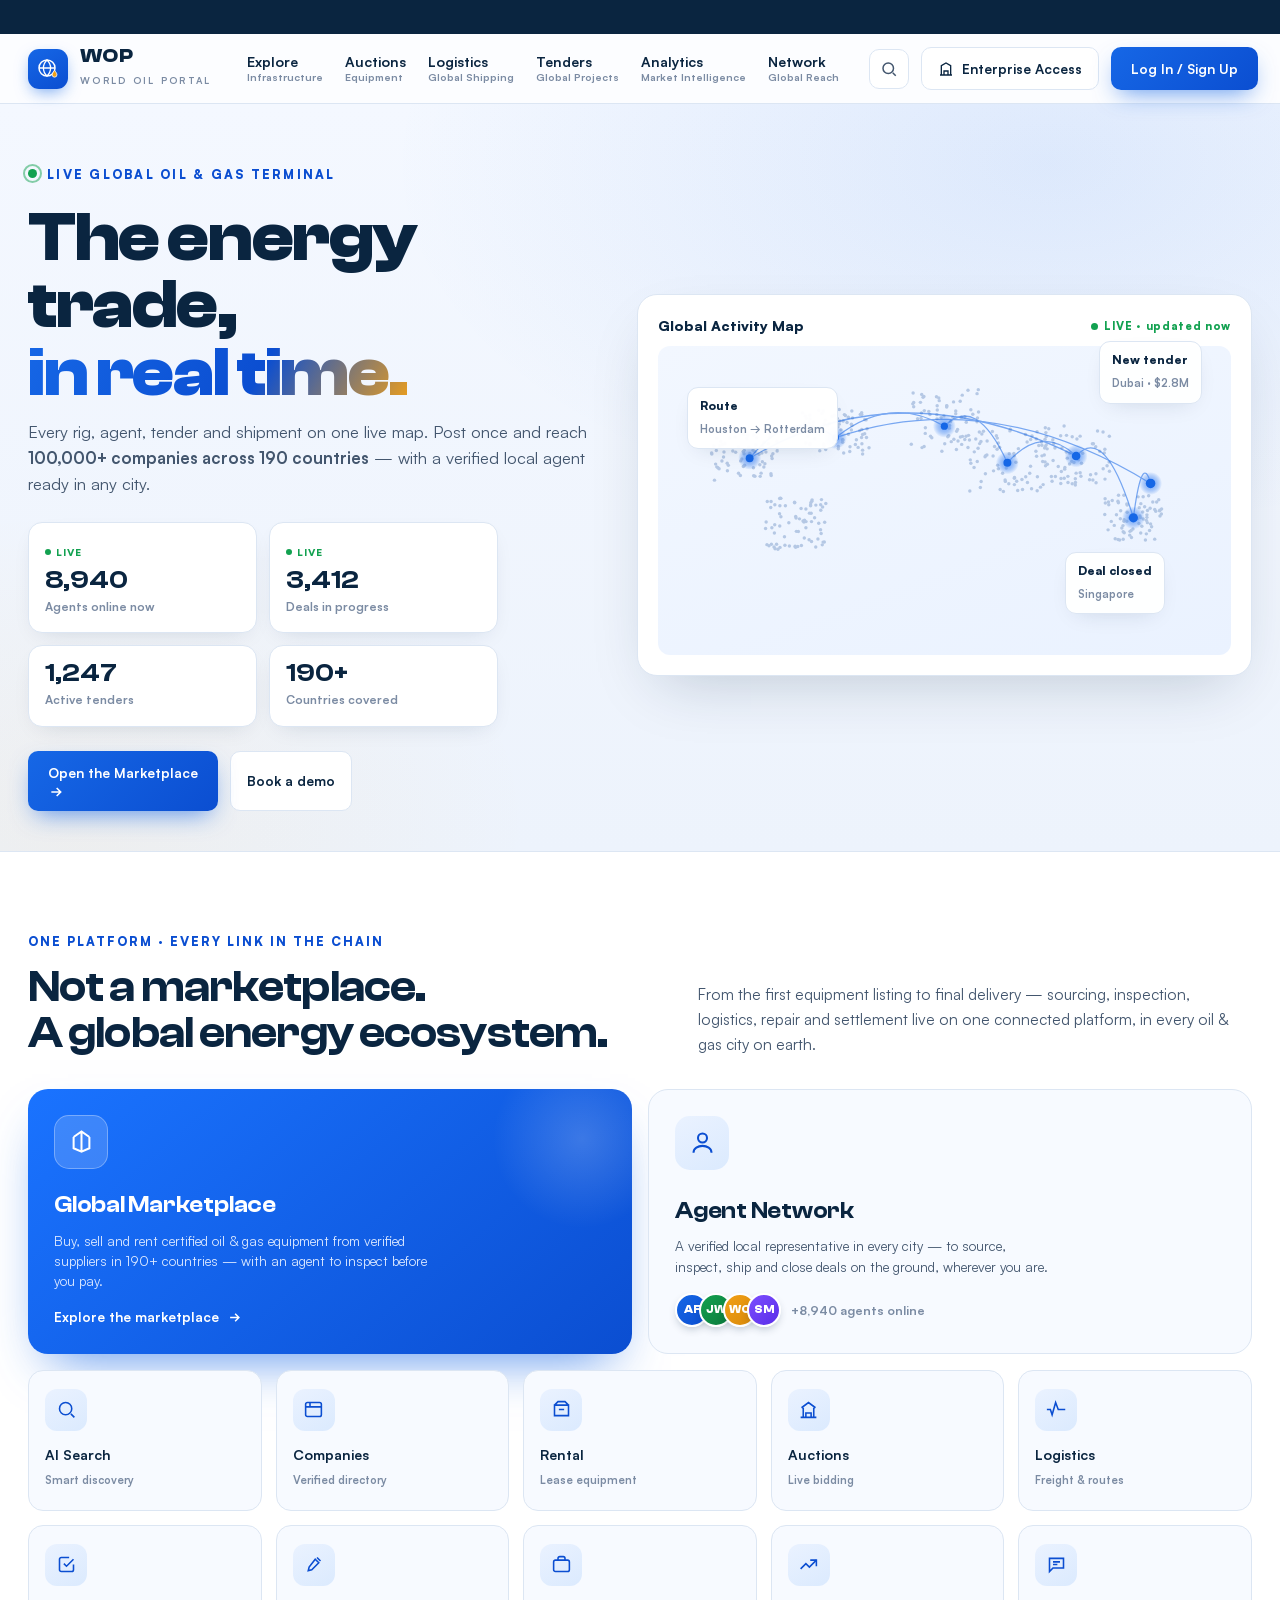
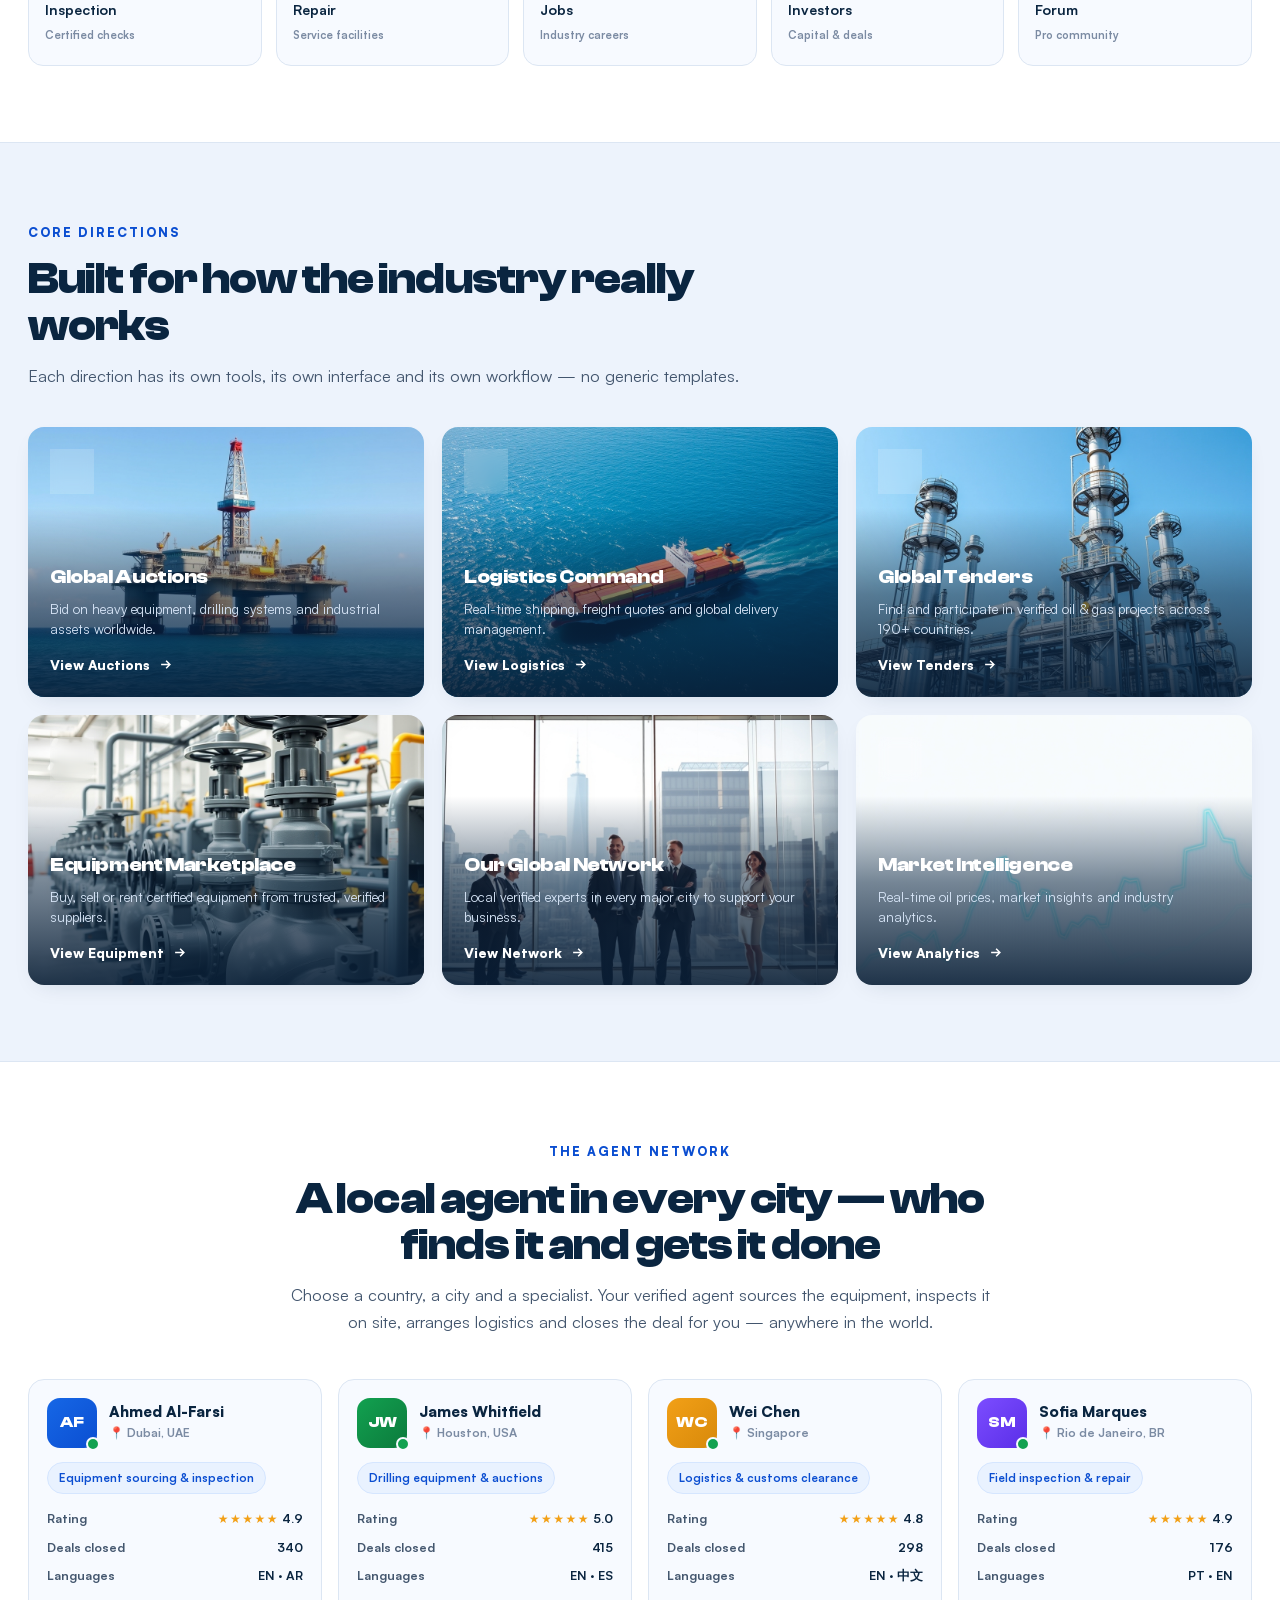
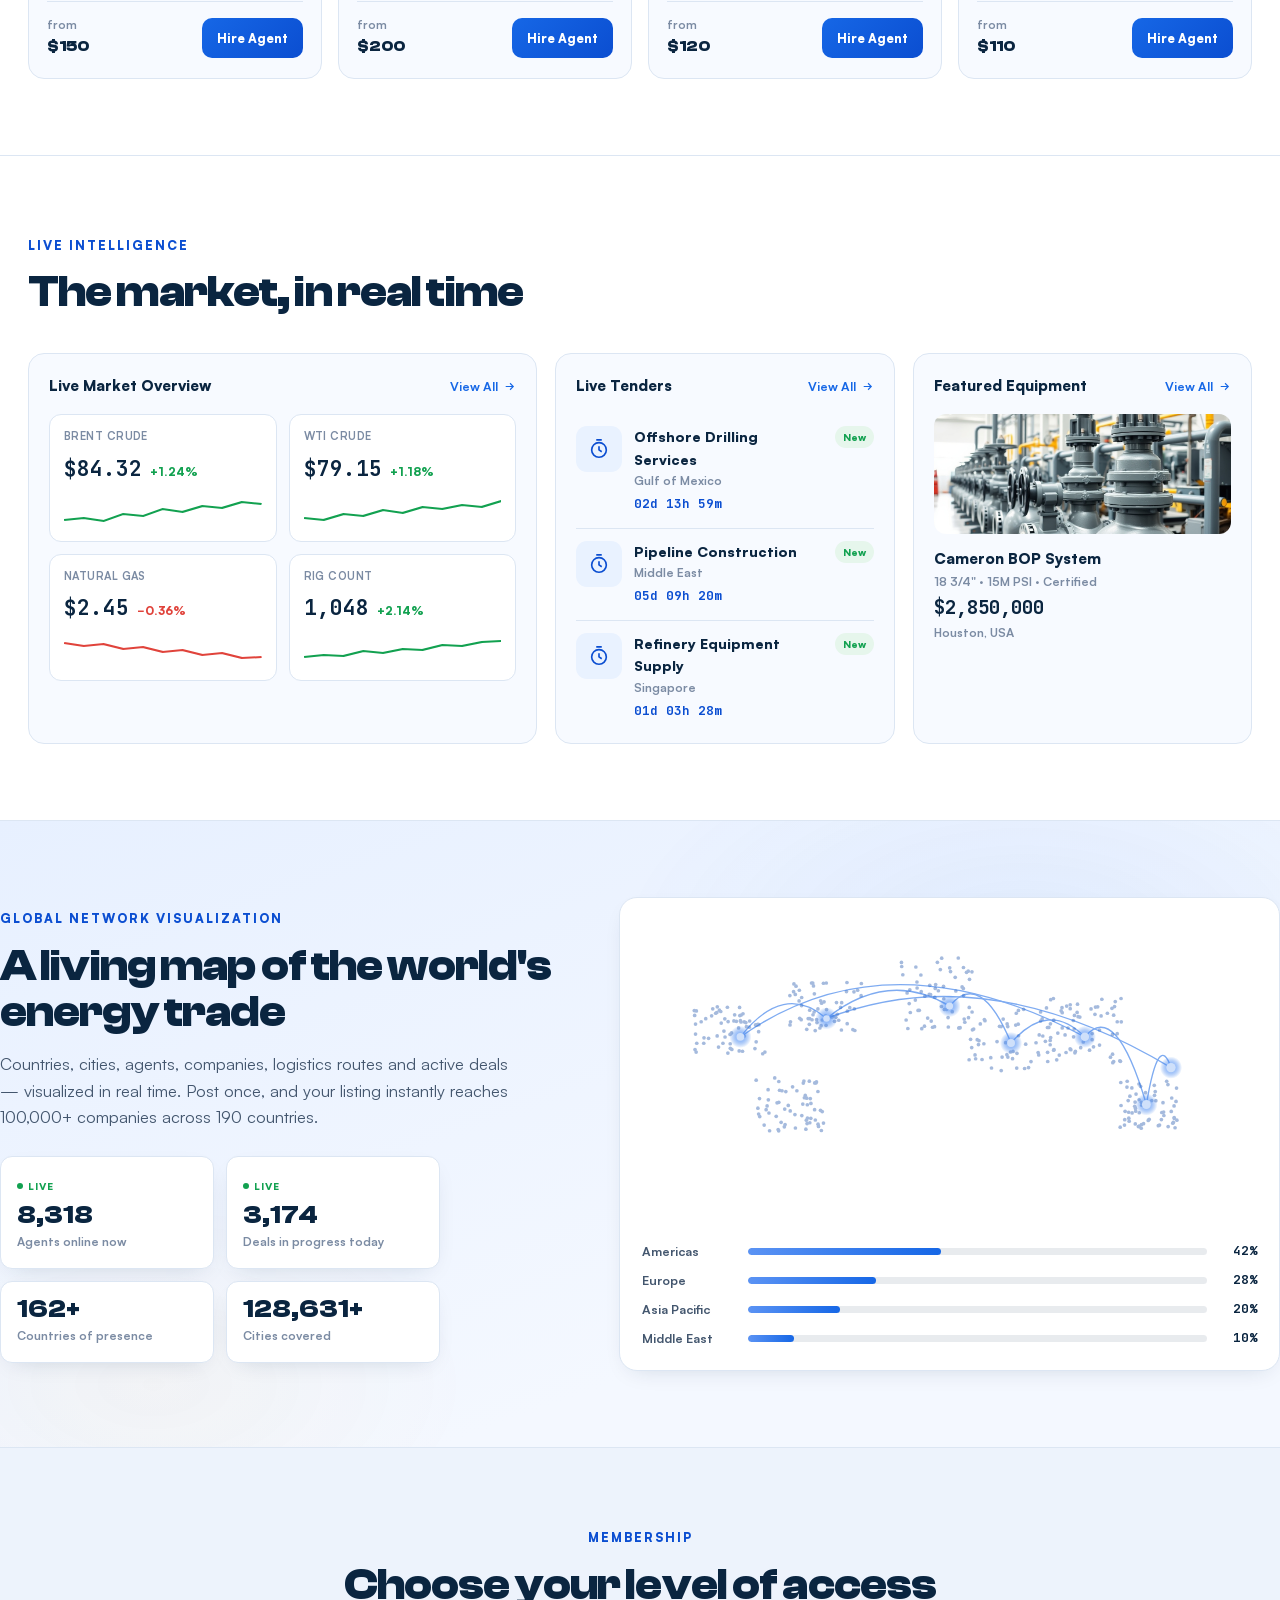
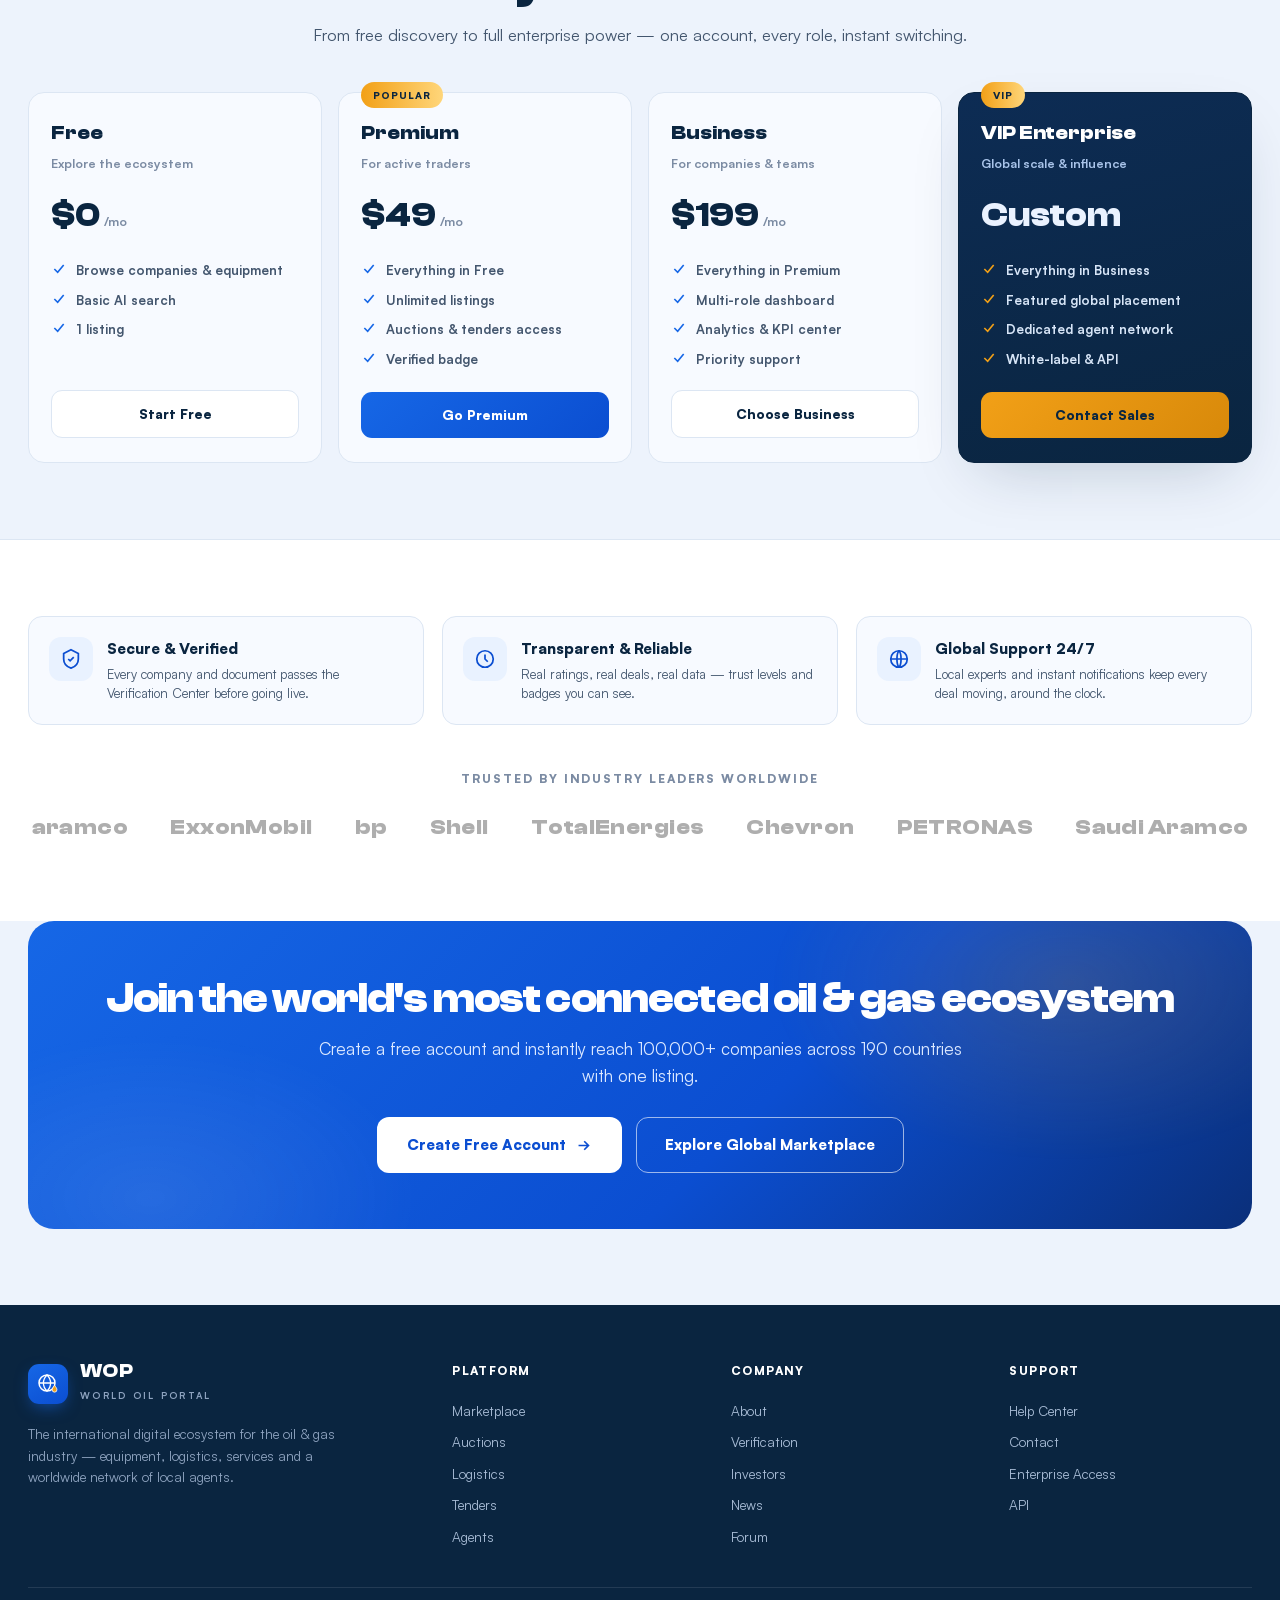
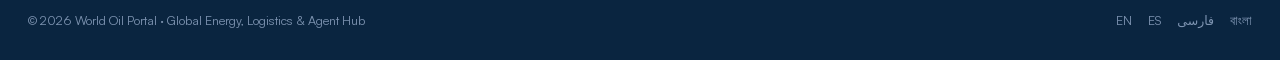
<file: concept-3.html>
<!DOCTYPE html>
<html lang="en">
<head>
<meta charset="UTF-8">
<meta name="viewport" content="width=device-width, initial-scale=1">
<title>World Oil Portal — Global Energy, Logistics & Agent Hub</title>
<meta name="description" content="World Oil Portal — the international digital ecosystem for the oil & gas industry. Equipment, rental, auctions, logistics, inspection, agents and services across 190+ countries and 150,000+ cities.">
<link rel="preconnect" href="/">
<style>
@import url('fonts/fonts.css');
*{margin:0;padding:0;box-sizing:border-box}
:root{
  --bg:#EDF3FC; --bg2:#FFFFFF; --panel:#F7FAFF;
  --ink:#0A2540; --ink2:#43566E; --mut:#7B8BA3;
  --line:#DCE6F3; --line2:#E9F0FA;
  --blue:#1667E6; --blue-d:#0B4ED1; --blue-l:#5B93F4;
  --sky:#E9F2FF; --sky2:#F0F6FF;
  --amber:#F2A017; --amber-d:#D8890A;
  --up:#12A150; --down:#E0433B;
  --nav-h:70px; --tick-h:34px;
  --radius:16px; --shadow:0 24px 60px -22px rgba(10,37,64,.22); --shadow-s:0 8px 24px -12px rgba(10,37,64,.18);
  --wrap:1280px;
}
html{scroll-behavior:smooth}
body{background:var(--bg);color:var(--ink);font-family:'Satoshi',system-ui,sans-serif;line-height:1.6;
  -webkit-font-smoothing:antialiased;overflow-x:hidden}
a{color:inherit;text-decoration:none}
.wrap{max-width:var(--wrap);margin:0 auto;padding:0 28px}
h1,h2,h3,.disp{font-family:'Clash Display','Satoshi',sans-serif;letter-spacing:-.02em}
.mono{font-family:'JetBrains Mono',monospace}
button{font-family:inherit;cursor:pointer;border:none;background:none}
svg{display:block}
::selection{background:var(--blue);color:#fff}

/* ── market ticker strip ── */
.ticker{height:var(--tick-h);background:var(--ink);color:#dbe6f7;display:flex;align-items:center;overflow:hidden;
  font-family:'JetBrains Mono',monospace;font-size:12.5px;position:relative;z-index:60}
.ticker .track{display:flex;gap:38px;white-space:nowrap;padding-left:100%;animation:tick 34s linear infinite}
.ticker b{color:#fff;font-weight:500}
.ticker .u{color:#57d98a}.ticker .d{color:#ff8a7a}
.ticker .dot{color:#5b93f4}
@keyframes tick{to{transform:translateX(-100%)}}

/* ── nav ── */
.nav{height:var(--nav-h);position:sticky;top:0;z-index:50;background:rgba(255,255,255,.82);
  backdrop-filter:blur(16px);border-bottom:1px solid var(--line)}
.nav-in{max-width:var(--wrap);margin:0 auto;padding:0 28px;height:100%;display:flex;align-items:center;gap:30px}
.brand{display:flex;align-items:center;gap:12px}
.brand .mark{width:40px;height:40px;border-radius:11px;background:linear-gradient(150deg,#1667E6,#0B4ED1);
  display:flex;align-items:center;justify-content:center;box-shadow:0 6px 16px -4px rgba(22,103,230,.6)}
.brand .mark svg{width:24px;height:24px}
.brand .bt b{font-family:'Clash Display',sans-serif;font-size:20px;font-weight:700;letter-spacing:.02em;display:block;line-height:1}
.brand .bt span{font-size:9.5px;letter-spacing:.24em;color:var(--mut);font-weight:600;white-space:nowrap}
.nav-links{display:flex;gap:22px;margin-left:6px}
.nav-links a{display:flex;flex-direction:column;line-height:1.2;padding:6px 0;position:relative;white-space:nowrap}
.nav-links a b{font-size:14px;font-weight:700}
.nav-links a span{font-size:10.5px;color:var(--mut);font-weight:600}
.nav-links a::after{content:"";position:absolute;left:0;bottom:0;height:2px;width:0;background:var(--blue);transition:width .25s}
.nav-links a:hover::after{width:100%}
.nav-right{margin-left:auto;display:flex;align-items:center;gap:12px}
.icon-btn{width:40px;height:40px;border-radius:10px;border:1px solid var(--line);background:#fff;display:flex;
  align-items:center;justify-content:center;color:var(--ink2);transition:.2s}
.icon-btn:hover{border-color:var(--blue);color:var(--blue)}
.icon-btn svg{width:18px;height:18px;stroke:currentColor;stroke-width:2;fill:none}
.btn-ghost{display:flex;align-items:center;gap:8px;padding:10px 16px;border:1px solid var(--line);border-radius:10px;
  background:#fff;font-size:13.5px;font-weight:700;color:var(--ink);transition:.2s}
.btn-ghost:hover{border-color:var(--blue);color:var(--blue)}
.btn-ghost svg{width:16px;height:16px;stroke:currentColor;stroke-width:2;fill:none}
.btn-primary{padding:11px 20px;border-radius:10px;background:linear-gradient(135deg,#1667E6,#0B4ED1);color:#fff;
  font-size:13.5px;font-weight:700;box-shadow:0 10px 24px -8px rgba(22,103,230,.7);transition:transform .2s,box-shadow .2s;white-space:nowrap}
.btn-ghost{white-space:nowrap}
.btn-primary:hover{transform:translateY(-1px);box-shadow:0 16px 30px -8px rgba(22,103,230,.8)}
.btn-primary{position:relative;overflow:hidden}
.btn-primary::after{content:"";position:absolute;top:0;left:-70%;width:45%;height:100%;pointer-events:none;
  background:linear-gradient(105deg,transparent,rgba(255,255,255,.4),transparent);transform:skewX(-20deg);animation:sheen 5s ease-in-out infinite}
@keyframes sheen{0%,58%{left:-70%}78%,100%{left:140%}}
.nav-burger{display:none}

/* ── hero ── */
.hero{position:relative;padding:56px 0 40px;background:
  radial-gradient(1100px 620px at 82% 8%,rgba(22,103,230,.10),transparent 60%),
  radial-gradient(760px 520px at 6% 96%,rgba(242,160,23,.06),transparent 60%),
  linear-gradient(180deg,#F4F8FF,#EDF3FC)}
.hero-grid{display:grid;grid-template-columns:1fr 1.06fr;gap:36px;align-items:center}
.eyebrow{display:inline-flex;align-items:center;gap:10px;font-size:12.5px;font-weight:800;letter-spacing:.18em;
  color:var(--blue-d);text-transform:uppercase;margin-bottom:20px}
.eyebrow .pulse{width:9px;height:9px;border-radius:50%;background:var(--up);position:relative}
.eyebrow .pulse::after{content:"";position:absolute;inset:-5px;border-radius:50%;border:2px solid var(--up);
  opacity:.5;animation:ring 2s ease-out infinite}
@keyframes ring{to{transform:scale(2.4);opacity:0}}
.hero h1{font-size:clamp(40px,5.4vw,72px);font-weight:700;line-height:.98}
.hero h1 .g{background:linear-gradient(120deg,#1667E6,#0B4ED1 60%,#F2A017);-webkit-background-clip:text;
  background-clip:text;color:transparent}
.hero .tag{margin-top:16px;font-size:19px;font-weight:700;color:var(--ink)}
.hero .sub{margin-top:12px;font-size:16.5px;color:var(--ink2);max-width:52ch}
.search{margin-top:26px;display:flex;align-items:center;gap:10px;background:#fff;border:1px solid var(--line);
  border-radius:14px;padding:8px 8px 8px 18px;box-shadow:var(--shadow-s);max-width:560px}
.search svg{width:20px;height:20px;stroke:var(--mut);stroke-width:2;fill:none;flex:none}
.search input{border:none;outline:none;flex:1;font-size:15.5px;font-family:inherit;color:var(--ink);background:none}
.search input::placeholder{color:var(--mut)}
.search .go{width:44px;height:44px;border-radius:10px;background:linear-gradient(135deg,#1667E6,#0B4ED1);
  display:flex;align-items:center;justify-content:center;flex:none}
.search .go svg{stroke:#fff}
.statbar{margin-top:26px;display:flex;background:#fff;border:1px solid var(--line);border-radius:16px;
  box-shadow:var(--shadow-s);overflow:hidden;max-width:600px}
.statbar .s{flex:1;padding:15px 18px}
.statbar .s+.s{border-left:1px solid var(--line2)}
.statbar b{font-family:'Clash Display',sans-serif;font-size:22px;font-weight:600;display:block;line-height:1;
  letter-spacing:-.01em}
.statbar span{font-size:11px;color:var(--mut);font-weight:600;margin-top:5px;display:block;letter-spacing:.01em}
.hero .watch{margin-top:22px;display:inline-flex;align-items:center;gap:10px;font-size:14px;font-weight:700;color:var(--ink)}
.hero .watch .pl{width:34px;height:34px;border-radius:50%;background:#fff;border:1px solid var(--line);
  display:flex;align-items:center;justify-content:center;box-shadow:var(--shadow-s)}
.hero .watch .pl svg{width:14px;height:14px;fill:var(--blue)}

/* ── globe visual ── */
.visual{position:relative;height:600px}
.globe-img{position:absolute;left:50%;top:50%;transform:translate(-50%,-50%);width:118%;max-width:none;height:auto;
  -webkit-mask-image:radial-gradient(circle at 50% 47%, #000 46%, rgba(0,0,0,.55) 57%, transparent 67%);
  mask-image:radial-gradient(circle at 50% 47%, #000 46%, rgba(0,0,0,.55) 57%, transparent 67%)}
.arcs{position:absolute;left:50%;top:50%;transform:translate(-50%,-50%);width:96%;height:96%;pointer-events:none}
.pin img{width:36px;height:36px;border-radius:9px;object-fit:cover;flex:none;box-shadow:0 3px 8px -3px rgba(10,37,64,.4)}
.hub{position:absolute;left:50%;top:50%;transform:translate(-50%,-50%);width:120px;height:120px;pointer-events:none}
.hub .ring{position:absolute;inset:0;border-radius:50%;border:1.5px solid rgba(22,103,230,.35);animation:hpulse 3.4s ease-out infinite}
.hub .ring:nth-child(2){animation-delay:1.1s}.hub .ring:nth-child(3){animation-delay:2.2s}
@keyframes hpulse{0%{transform:scale(.5);opacity:.9}100%{transform:scale(2.2);opacity:0}}
.hub .core{position:absolute;left:50%;top:50%;transform:translate(-50%,-50%);width:60px;height:60px;border-radius:50%;
  background:radial-gradient(circle at 40% 35%,#fff,#cfe0fa);border:1px solid #fff;
  box-shadow:0 10px 30px -6px rgba(22,103,230,.6),0 0 0 6px rgba(22,103,230,.10);
  display:flex;align-items:center;justify-content:center}
.hub .core svg{width:30px;height:30px}
.pin{position:absolute;display:flex;align-items:center;gap:9px;background:rgba(255,255,255,.94);border:1px solid var(--line);
  border-radius:12px;padding:6px 12px 6px 6px;box-shadow:var(--shadow-s);animation:float 6s ease-in-out infinite;backdrop-filter:blur(6px)}
.pin .av{width:30px;height:30px;border-radius:8px;flex:none;display:flex;align-items:center;justify-content:center;
  color:#fff;font-weight:800;font-size:12px;font-family:'Clash Display',sans-serif}
.pin b{font-size:12.5px;font-weight:800;display:block;line-height:1.1;color:var(--ink)}
.pin span{font-size:10.5px;color:var(--up);font-weight:700;display:flex;align-items:center;gap:4px}
.pin span i{width:6px;height:6px;border-radius:50%;background:var(--up);display:block}
.pin.alt span{color:var(--blue)}.pin.alt span i{background:var(--blue)}
@keyframes float{0%,100%{transform:translateY(0)}50%{transform:translateY(-8px)}}
.reach{position:absolute;right:2px;top:26px;width:190px;background:linear-gradient(160deg,#0d2c54,#0a2540);color:#eaf2ff;
  border-radius:14px;padding:16px;box-shadow:var(--shadow)}
.reach .rt{font-size:12px;font-weight:800;letter-spacing:.12em;color:#8fb6f2}
.reach p{font-size:12.5px;color:#c7d8f0;margin-top:8px;line-height:1.5}
.reach a{margin-top:12px;display:inline-flex;align-items:center;gap:6px;font-size:12px;font-weight:800;color:#fff;
  background:rgba(255,255,255,.12);padding:8px 12px;border-radius:8px}
.reach a svg{width:13px;height:13px;stroke:#fff;stroke-width:2;fill:none}

/* ── hero 3 (live data terminal) ── */
.hero3-grid{display:grid;grid-template-columns:1fr 1.08fr;gap:40px;align-items:center}
.live-tiles{margin-top:24px;display:grid;grid-template-columns:1fr 1fr;gap:12px;max-width:470px}
.lt{background:#fff;border:1px solid var(--line);border-radius:14px;padding:14px 16px;box-shadow:var(--shadow-s)}
.lt .ltlive{font-size:10px;color:var(--up);font-weight:800;letter-spacing:.1em;display:inline-flex;align-items:center;gap:5px;margin-bottom:7px}
.lt .ltlive i{width:6px;height:6px;border-radius:50%;background:var(--up);display:block;animation:blink 1.6s infinite}
.lt b{font-family:'Clash Display',sans-serif;font-size:26px;font-weight:600;display:block;line-height:1}
.lt span{font-size:12px;color:var(--mut);font-weight:600}
.hero3-cta{margin-top:24px;display:flex;gap:12px;flex-wrap:wrap}
.mapcard{position:relative;background:#fff;border:1px solid var(--line);border-radius:20px;padding:20px;box-shadow:var(--shadow)}
.mapcard .mc-head{display:flex;justify-content:space-between;align-items:center;margin-bottom:8px}
.mapcard .mc-head b{font-size:14px;font-weight:800}
.mapcard .mlive{font-size:11px;color:var(--up);font-weight:800;letter-spacing:.06em;display:inline-flex;align-items:center;gap:6px}
.mapcard .mlive i{width:7px;height:7px;border-radius:50%;background:var(--up);display:block;animation:blink 1.6s infinite}
.mapcard svg{width:100%;height:auto;background:linear-gradient(160deg,#f2f7ff,#eaf2ff);border-radius:12px}
.mchip{position:absolute;background:rgba(255,255,255,.97);border:1px solid var(--line);border-radius:11px;padding:8px 12px;
  box-shadow:var(--shadow-s);animation:float 6s ease-in-out infinite}
.mchip b{font-size:12px;font-weight:800;display:block;color:var(--ink)}
.mchip .d{font-size:11px;color:var(--mut);font-weight:600}
.mchip.c1{top:24%;left:8%}.mchip.c2{top:12%;right:8%;animation-delay:1s}.mchip.c3{bottom:16%;right:14%;animation-delay:1.8s}
@media(max-width:1080px){.hero3-grid{grid-template-columns:1fr;gap:26px}}
@media(max-width:640px){.live-tiles{max-width:none}}

/* ── section shell ── */
section{position:relative}
.sec{padding:76px 0}
.sec-head{max-width:720px;margin-bottom:38px}
.sec-head.center{margin:0 auto 44px;text-align:center}
.kick{font-size:12.5px;font-weight:800;letter-spacing:.16em;color:var(--blue-d);text-transform:uppercase}
.sec-head h2{font-size:clamp(28px,3.6vw,44px);font-weight:700;margin-top:12px;line-height:1.05}
.sec-head p{margin-top:14px;font-size:16.5px;color:var(--ink2)}

/* ── ecosystem chain ── */
.eco{background:var(--bg2);border-top:1px solid var(--line);border-bottom:1px solid var(--line)}
.eco-head{display:grid;grid-template-columns:1.15fr 1fr;gap:32px;align-items:end;margin-bottom:32px}
.eco-head h2{font-family:'Clash Display',sans-serif;font-size:clamp(28px,3.6vw,44px);font-weight:600;margin-top:12px;line-height:1.04}
.eco-head p{font-size:15.5px;color:var(--ink2);line-height:1.6}
.bento-feat{display:grid;grid-template-columns:1fr 1fr;gap:16px;margin-bottom:16px}
.bcard{border-radius:20px;padding:26px;position:relative;overflow:hidden;display:flex;flex-direction:column;
  min-height:186px;border:1px solid var(--line);transition:transform .25s,box-shadow .25s,border-color .25s;cursor:pointer}
.bcard .bi{width:54px;height:54px;border-radius:15px;display:flex;align-items:center;justify-content:center;
  background:linear-gradient(150deg,#eaf2ff,#dbeafe);margin-bottom:auto}
.bcard .bi svg{width:27px;height:27px;stroke:var(--blue-d);stroke-width:1.8;fill:none}
.bcard h3{font-family:'Clash Display',sans-serif;font-size:23px;font-weight:600;margin-top:18px;letter-spacing:-.01em}
.bcard p{font-size:13.5px;margin-top:7px;color:var(--ink2);line-height:1.5;max-width:38ch}
.bcard .go{margin-top:15px;display:inline-flex;align-items:center;gap:8px;font-size:13.5px;font-weight:700;color:var(--blue-d)}
.bcard .go svg{width:15px;height:15px;stroke-width:2.4;fill:none;stroke:currentColor;transition:transform .2s}
.bcard:hover .go svg{transform:translateX(5px)}
.bcard.light{background:var(--panel)}
.bcard.light:hover{border-color:var(--blue);transform:translateY(-4px);box-shadow:var(--shadow)}
.bcard.blue{background:linear-gradient(140deg,#1a73ff,#0B4ED1);color:#fff;border:none;
  box-shadow:0 24px 50px -22px rgba(22,103,230,.75)}
.bcard.blue::after{content:"";position:absolute;right:-40px;top:-40px;width:180px;height:180px;border-radius:50%;
  background:radial-gradient(circle,rgba(255,255,255,.18),transparent 70%)}
.bcard.blue .bi{background:rgba(255,255,255,.16);border:1px solid rgba(255,255,255,.3)}
.bcard.blue .bi svg{stroke:#fff}
.bcard.blue p{color:#dbe8ff}
.bcard.blue .go{color:#fff}
.bcard.blue:hover{transform:translateY(-4px);box-shadow:0 30px 60px -22px rgba(22,103,230,.85)}
.bavs{display:flex;margin-top:16px;align-items:center;gap:10px}
.bavs .row{display:flex}
.bavs .row span{width:34px;height:34px;border-radius:50%;border:2.5px solid #fff;margin-left:-10px;display:flex;
  align-items:center;justify-content:center;color:#fff;font-size:11px;font-weight:700;font-family:'Clash Display',sans-serif;
  box-shadow:0 4px 10px -3px rgba(10,37,64,.3)}
.bavs .row span:first-child{margin-left:0}
.bavs .more{font-size:12.5px;color:var(--mut);font-weight:700}
.bento-small{display:grid;grid-template-columns:repeat(5,1fr);gap:14px}
.scard{background:var(--panel);border:1px solid var(--line);border-radius:15px;padding:18px 16px;transition:transform .22s,box-shadow .22s,border-color .22s;position:relative;overflow:hidden;cursor:pointer}
.scard::after{content:"";position:absolute;left:0;right:0;bottom:0;height:3px;transform:scaleX(0);transform-origin:left;
  background:linear-gradient(90deg,#1667E6,#F2A017);transition:transform .3s}
.scard:hover{border-color:var(--blue);transform:translateY(-4px);box-shadow:var(--shadow-s);background:#fff}
.scard:hover::after{transform:scaleX(1)}
.scard .si{width:42px;height:42px;border-radius:12px;background:linear-gradient(150deg,#eaf2ff,#dbeafe);
  display:flex;align-items:center;justify-content:center;margin-bottom:13px;transition:.22s}
.scard:hover .si{background:linear-gradient(150deg,#1667E6,#0B4ED1)}
.scard .si svg{width:21px;height:21px;stroke:var(--blue-d);stroke-width:1.8;fill:none;transition:.22s}
.scard:hover .si svg{stroke:#fff}
.scard b{font-size:14px;font-weight:700;display:block}
.scard span{font-size:11px;color:var(--mut);font-weight:600}
@media(max-width:1080px){.eco-head{grid-template-columns:1fr;gap:14px;align-items:start}.bento-small{grid-template-columns:repeat(3,1fr)}}
@media(max-width:640px){.bento-feat{grid-template-columns:1fr}.bento-small{grid-template-columns:repeat(2,1fr)}}

/* ── feature cards ── */
.feat-grid{display:grid;grid-template-columns:repeat(3,1fr);gap:18px}
.feat{position:relative;border-radius:var(--radius);overflow:hidden;min-height:270px;display:flex;flex-direction:column;
  justify-content:flex-end;padding:22px;color:#fff;box-shadow:var(--shadow-s);isolation:isolate}
.feat img{position:absolute;inset:0;width:100%;height:100%;object-fit:cover;z-index:-2;transition:transform .6s}
.feat::after{content:"";position:absolute;inset:0;z-index:-1;
  background:linear-gradient(180deg,rgba(10,37,64,0) 30%,rgba(10,37,64,.55) 62%,rgba(8,30,54,.9))}
.feat:hover img{transform:scale(1.06)}
.feat .fi{width:44px;height:44px;border-radius:11px;background:rgba(255,255,255,.16);backdrop-filter:blur(6px);
  display:flex;align-items:center;justify-content:center;margin-bottom:auto;border:1px solid rgba(255,255,255,.25)}
.feat .fi svg{width:23px;height:23px;stroke:#fff;stroke-width:2;fill:none}
.feat h3{font-size:20px;font-weight:700;margin-top:14px}
.feat p{font-size:13.5px;color:#d7e5f7;margin-top:6px;line-height:1.5}
.feat .lnk{margin-top:14px;display:inline-flex;align-items:center;gap:8px;font-size:13.5px;font-weight:800}
.feat .lnk svg{width:15px;height:15px;stroke:#fff;stroke-width:2.4;fill:none;transition:transform .2s}
.feat:hover .lnk svg{transform:translateX(4px)}

/* ── rig info card ── */
.rigcard{position:absolute;left:49%;bottom:5%;transform:translateX(-50%);width:252px;background:rgba(255,255,255,.95);
  border:1px solid var(--line);border-radius:13px;padding:13px 15px;box-shadow:var(--shadow);backdrop-filter:blur(6px)}
.rigcard .rc-t{font-size:11px;font-weight:800;letter-spacing:.09em;color:var(--blue-d)}
.rigcard .rc-r{display:flex;justify-content:space-between;font-size:12px;margin-top:8px;color:var(--mut);font-weight:600}
.rigcard .rc-r b{color:var(--ink);font-weight:700}
.rigcard .rc-r b.on{color:var(--up);display:flex;align-items:center;gap:5px}
.rigcard .rc-r b.on i{width:6px;height:6px;border-radius:50%;background:var(--up);display:block}

/* ── agent network ── */
.agents-sec{background:var(--bg2);border-top:1px solid var(--line)}
.agent-grid{display:grid;grid-template-columns:repeat(4,1fr);gap:16px}
.agent{background:var(--panel);border:1px solid var(--line);border-radius:16px;padding:18px;transition:.2s;display:flex;flex-direction:column}
.agent:hover{transform:translateY(-3px);box-shadow:var(--shadow-s);border-color:var(--blue);background:#fff}
.agent .atop{display:flex;gap:12px;align-items:center}
.agent .aav{width:50px;height:50px;border-radius:13px;flex:none;display:flex;align-items:center;justify-content:center;
  color:#fff;font-weight:800;font-family:'Clash Display',sans-serif;font-size:16px;position:relative}
.agent .aav .on{position:absolute;right:-3px;bottom:-3px;width:14px;height:14px;border-radius:50%;background:var(--up);border:2.5px solid var(--panel)}
.agent:hover .aav .on{border-color:#fff}
.agent .anm b{font-size:15px;font-weight:800;display:block;line-height:1.2}
.agent .anm .ac{font-size:12px;color:var(--mut);font-weight:600;display:flex;align-items:center;gap:5px;margin-top:2px}
.agent .aspec{margin-top:14px;font-size:11.5px;font-weight:700;color:var(--blue-d);background:var(--sky);
  border:1px solid #d5e6ff;padding:6px 11px;border-radius:99px;align-self:flex-start}
.agent .ameta{margin-top:14px;display:flex;flex-direction:column;gap:8px;font-size:12.5px;color:var(--ink2);font-weight:600;flex:1}
.agent .ameta .row{display:flex;justify-content:space-between;align-items:center}
.agent .ameta .row b{color:var(--ink);font-weight:700}
.agent .stars{color:var(--amber);font-size:12px;letter-spacing:1.5px}
.agent .afoot{margin-top:16px;padding-top:14px;border-top:1px solid var(--line);display:flex;align-items:center;justify-content:space-between}
.agent .price{font-size:11.5px;color:var(--mut);font-weight:600}
.agent .price b{font-family:'Clash Display',sans-serif;font-size:16px;color:var(--ink);font-weight:700;display:block}
.agent .hire{font-size:12.5px;font-weight:800;color:#fff;background:linear-gradient(135deg,#1667E6,#0B4ED1);padding:10px 15px;border-radius:10px;transition:transform .2s}
.agent .hire:hover{transform:translateY(-1px)}
@media(max-width:1080px){.agent-grid{grid-template-columns:repeat(2,1fr)}}
@media(max-width:640px){.agent-grid{grid-template-columns:1fr}}

/* ── intelligence row ── */
.intel{background:var(--bg2);border-top:1px solid var(--line)}
.intel-grid{display:grid;grid-template-columns:1.5fr 1fr 1fr;gap:18px}
.card{background:var(--panel);border:1px solid var(--line);border-radius:var(--radius);padding:20px}
.card .ch{display:flex;align-items:center;justify-content:space-between;margin-bottom:16px}
.card .ch b{font-size:15px;font-weight:800}
.card .ch a{font-size:12.5px;font-weight:700;color:var(--blue);display:flex;align-items:center;gap:5px}
.card .ch a svg{width:13px;height:13px;stroke:var(--blue);stroke-width:2;fill:none}
.mkt{display:grid;grid-template-columns:1fr 1fr;gap:12px}
.mkt .m{border:1px solid var(--line);border-radius:12px;padding:13px 14px;background:#fff}
.mkt .m .lbl{font-size:11px;color:var(--mut);font-weight:700;letter-spacing:.04em;text-transform:uppercase}
.mkt .m .val{display:flex;align-items:baseline;gap:8px;margin:6px 0 8px}
.mkt .m .val b{font-family:'JetBrains Mono',monospace;font-size:21px;font-weight:700}
.mkt .m .val .chg{font-size:11.5px;font-weight:800}
.mkt .m .chg.up{color:var(--up)}.mkt .m .chg.down{color:var(--down)}
.mkt .m svg{width:100%;height:34px}
.tender{display:flex;gap:12px;padding:12px 0;border-bottom:1px solid var(--line)}
.tender:last-child{border-bottom:none;padding-bottom:0}
.tender .tim{width:46px;height:46px;border-radius:11px;background:var(--sky);flex:none;display:flex;
  align-items:center;justify-content:center}
.tender .tim svg{width:22px;height:22px;stroke:var(--blue-d);stroke-width:1.8;fill:none}
.tender .tb b{font-size:14px;font-weight:800;display:block}
.tender .tb .loc{font-size:12px;color:var(--mut);font-weight:600;display:block}
.tender .tb .cd{font-family:'JetBrains Mono',monospace;font-size:12.5px;color:var(--blue-d);font-weight:700;margin-top:3px}
.tender .new{margin-left:auto;align-self:flex-start;font-size:10px;font-weight:800;color:var(--up);background:#e6f6ec;
  padding:3px 8px;border-radius:99px}
.equip{display:flex;flex-direction:column;gap:12px}
.equip .ei{border-radius:12px;overflow:hidden;height:120px;background:#eef3fb;display:flex;align-items:center;justify-content:center}
.equip .ei img{width:100%;height:100%;object-fit:cover}
.equip b{font-size:15px;font-weight:800}
.equip .spec{font-size:12px;color:var(--mut);font-weight:600}
.equip .price{font-family:'JetBrains Mono',monospace;font-size:19px;font-weight:700;color:var(--ink);margin-top:2px}
.equip .loc{font-size:12px;color:var(--mut);font-weight:600}

/* ── global network band ── */
.netband{background:linear-gradient(160deg,#E7F0FF,#F4F8FF 72%);color:var(--ink);overflow:hidden;position:relative;
  border-top:1px solid var(--line);border-bottom:1px solid var(--line)}
.netband::before{content:"";position:absolute;inset:0;opacity:.7;
  background:radial-gradient(700px 380px at 80% 20%,rgba(22,103,230,.10),transparent 60%),
  radial-gradient(560px 320px at 12% 90%,rgba(242,160,23,.06),transparent 60%)}
.netband .wrap{position:relative}
.net-grid{display:grid;grid-template-columns:1fr 1.15fr;gap:44px;align-items:center}
.netband .kick{color:var(--blue-d)}
.netband h2{font-size:clamp(28px,3.6vw,44px);font-weight:700;margin-top:12px;line-height:1.05;color:var(--ink)}
.netband p.lead{margin-top:16px;font-size:16.5px;color:var(--ink2);max-width:48ch}
.livemetrics{margin-top:26px;display:grid;grid-template-columns:1fr 1fr;gap:12px;max-width:440px}
.lm{background:#fff;border:1px solid var(--line);border-radius:12px;padding:14px 16px;box-shadow:var(--shadow-s)}
.lm b{font-family:'Clash Display',sans-serif;font-size:26px;font-weight:700;display:block;line-height:1;color:var(--ink)}
.lm span{font-size:12px;color:var(--mut);font-weight:600}
.lm .live{font-size:10px;color:var(--up);font-weight:800;letter-spacing:.1em;display:inline-flex;align-items:center;gap:5px;margin-bottom:8px}
.lm .live i{width:6px;height:6px;border-radius:50%;background:var(--up);display:block;animation:blink 1.6s infinite}
@keyframes blink{50%{opacity:.25}}
.mapbox{position:relative;background:#fff;border:1px solid var(--line);border-radius:18px;
  padding:22px;min-height:340px;box-shadow:var(--shadow-s)}
.mapbox svg{width:100%;height:auto}
.region{margin-top:14px;display:flex;flex-direction:column;gap:9px}
.region .r{display:grid;grid-template-columns:96px 1fr 40px;align-items:center;gap:10px;font-size:12.5px;color:var(--ink2);font-weight:600}
.region .bar{height:7px;border-radius:99px;background:rgba(10,37,64,.09);overflow:hidden}
.region .bar i{display:block;height:100%;border-radius:99px;background:linear-gradient(90deg,#5b93f4,#1667E6);width:0;transition:width 1.2s ease}
.region .pct{font-family:'JetBrains Mono',monospace;color:var(--ink);font-weight:700;text-align:right}

/* ── subscriptions ── */
.plans{display:grid;grid-template-columns:repeat(4,1fr);gap:16px}
.plan{background:var(--panel);border:1px solid var(--line);border-radius:var(--radius);padding:24px 22px;position:relative;
  display:flex;flex-direction:column}
.plan.vip{background:linear-gradient(165deg,#0d2c54,#0a2540);color:#eaf2ff;border-color:#0a2540;box-shadow:var(--shadow)}
.plan.vip .pname{color:#fff}.plan.vip .pdesc{color:#a9c4ea}.plan.vip li{color:#d7e5f7}
.plan .badge{position:absolute;top:-11px;left:22px;font-size:10px;font-weight:800;letter-spacing:.1em;color:#0a2540;
  background:linear-gradient(90deg,#F2A017,#ffd67a);padding:5px 12px;border-radius:99px}
.plan .vipbadge{position:absolute;top:-11px;left:22px;font-size:10px;font-weight:800;letter-spacing:.1em;color:#0a2540;
  background:linear-gradient(90deg,#F2A017,#ffd67a);padding:5px 12px;border-radius:99px}
.pname{font-family:'Clash Display',sans-serif;font-size:20px;font-weight:700}
.pdesc{font-size:12.5px;color:var(--mut);font-weight:600;margin-top:4px}
.price-row{margin:16px 0;display:flex;align-items:baseline;gap:4px}
.price-row .amt{font-family:'Clash Display',sans-serif;font-size:34px;font-weight:700}
.price-row .per{font-size:12.5px;color:var(--mut);font-weight:700}
.plan.vip .per{color:#a9c4ea}
.plan ul{list-style:none;display:flex;flex-direction:column;gap:9px;margin-bottom:20px;flex:1}
.plan li{font-size:13px;color:var(--ink2);font-weight:600;display:flex;gap:9px;align-items:flex-start}
.plan li svg{width:16px;height:16px;flex:none;margin-top:1px;stroke:var(--blue);stroke-width:2.4;fill:none}
.plan.vip li svg{stroke:var(--amber)}
.plan .pbtn{padding:12px;border-radius:11px;text-align:center;font-weight:800;font-size:13.5px;border:1px solid var(--line);
  background:#fff;color:var(--ink);transition:.2s}
.plan .pbtn:hover{border-color:var(--blue);color:var(--blue)}
.plan.pop .pbtn,.plan.vip .pbtn{background:linear-gradient(135deg,#1667E6,#0B4ED1);color:#fff;border:none}
.plan.vip .pbtn{background:linear-gradient(135deg,#F2A017,#D8890A);color:#0a2540}

/* ── trust ── */
.trust{background:var(--bg2);border-top:1px solid var(--line)}
.trust-grid{display:grid;grid-template-columns:repeat(3,1fr);gap:18px;margin-bottom:44px}
.tcard{display:flex;gap:14px;align-items:flex-start;background:var(--panel);border:1px solid var(--line);border-radius:14px;padding:20px}
.tcard .ti{width:44px;height:44px;border-radius:12px;background:var(--sky);flex:none;display:flex;align-items:center;justify-content:center}
.tcard .ti svg{width:22px;height:22px;stroke:var(--blue-d);stroke-width:1.9;fill:none}
.tcard b{font-size:15px;font-weight:800;display:block}
.tcard p{font-size:13px;color:var(--ink2);margin-top:4px;line-height:1.5}
.logos-lbl{text-align:center;font-size:12px;font-weight:800;letter-spacing:.16em;color:var(--mut);text-transform:uppercase;margin-bottom:22px}
.logos{display:flex;flex-wrap:wrap;justify-content:center;align-items:center;gap:14px 42px}
.logos span{font-family:'Clash Display',sans-serif;font-size:22px;font-weight:700;color:#9db0c8;letter-spacing:.02em;
  filter:grayscale(1);transition:.2s}
.logos span:hover{color:var(--ink);filter:none}

/* ── cta ── */
.cta{padding:0 0 76px}
.cta-in{background:linear-gradient(135deg,#1667E6,#0B4ED1 60%,#0a2f7a);border-radius:26px;padding:56px;color:#fff;
  position:relative;overflow:hidden;text-align:center}
.cta-in::before{content:"";position:absolute;inset:0;opacity:.5;
  background:radial-gradient(500px 300px at 85% 20%,rgba(242,160,23,.3),transparent 60%),
  radial-gradient(460px 280px at 10% 90%,rgba(255,255,255,.18),transparent 60%)}
.cta-in>*{position:relative}
.cta-in h2{font-size:clamp(28px,3.6vw,42px);font-weight:700;line-height:1.05}
.cta-in p{margin-top:14px;font-size:17px;color:#dbe8ff;max-width:56ch;margin-left:auto;margin-right:auto}
.cta-btns{margin-top:28px;display:flex;gap:14px;justify-content:center;flex-wrap:wrap}
.cta-btns .b1{background:#fff;color:var(--blue-d);padding:15px 30px;border-radius:12px;font-weight:800;font-size:15px;
  display:inline-flex;align-items:center;gap:9px;transition:transform .2s}
.cta-btns .b1:hover{transform:translateY(-2px)}
.cta-btns .b1 svg{width:17px;height:17px;stroke:var(--blue-d);stroke-width:2.4;fill:none}
.cta-btns .b2{border:1.5px solid rgba(255,255,255,.6);color:#fff;padding:15px 28px;border-radius:12px;font-weight:800;font-size:15px}

/* ── footer ── */
footer{background:var(--ink);color:#b7c8de;padding:56px 0 30px}
.foot-grid{display:grid;grid-template-columns:1.6fr 1fr 1fr 1fr;gap:36px;padding-bottom:34px;border-bottom:1px solid rgba(255,255,255,.1)}
footer .brand .bt b{color:#fff}
footer .fdesc{font-size:13.5px;color:#8ea3bf;margin-top:16px;max-width:34ch;line-height:1.6}
.fcol h4{font-size:12px;font-weight:800;letter-spacing:.12em;color:#fff;text-transform:uppercase;margin-bottom:14px}
.fcol a{display:block;font-size:13.5px;color:#a9bdd6;padding:5px 0;transition:.2s}
.fcol a:hover{color:#fff}
.foot-bot{display:flex;justify-content:space-between;align-items:center;padding-top:22px;font-size:12.5px;color:#7f95b2;flex-wrap:wrap;gap:12px}
.foot-bot .langs{display:flex;gap:16px}
.foot-bot .langs a:hover{color:#fff}

/* ── reveal ── */
.rv{opacity:0;transform:translateY(26px);transition:opacity .7s cubic-bezier(.2,.7,.2,1),transform .7s cubic-bezier(.2,.7,.2,1)}
.rv.in{opacity:1;transform:none}

/* ── responsive ── */
@media(max-width:1080px){
  .nav-links{display:none}
  .nav-burger{display:flex}
  .hero-grid{grid-template-columns:1fr;gap:20px}
  .visual{height:460px;order:-1}
  .eco-grid{grid-template-columns:repeat(4,1fr)}
  .feat-grid{grid-template-columns:repeat(2,1fr)}
  .intel-grid{grid-template-columns:1fr 1fr}
  .net-grid{grid-template-columns:1fr;gap:28px}
  .plans{grid-template-columns:repeat(2,1fr)}
  .trust-grid{grid-template-columns:1fr}
  .foot-grid{grid-template-columns:1fr 1fr}
}
@media(max-width:640px){
  :root{--nav-h:62px}
  .wrap{padding:0 18px}
  .brand .bt span{display:none}
  .btn-ghost{display:none}
  .btn-primary{padding:9px 13px;font-size:12px}
  .nav-in{gap:12px}
  .pin[style*="Singapore"],.pin.p-hide{display:none}
  .hero{padding:36px 0 30px}
  .hero h1{font-size:40px}
  .visual{height:380px}
  .reach{display:none}
  .eco-grid{grid-template-columns:repeat(2,1fr)}
  .feat-grid{grid-template-columns:1fr}
  .intel-grid{grid-template-columns:1fr}
  .plans{grid-template-columns:1fr}
  .foot-grid{grid-template-columns:1fr 1fr}
  .chain{display:none}
  .cta-in{padding:36px 22px}
  .sec{padding:52px 0}
}
@media (prefers-reduced-motion:reduce){*{animation:none!important;transition:none!important}.rv{opacity:1;transform:none}}
</style>
</head>
<body>

<!-- market ticker -->
<div class="ticker" aria-hidden="true"><div class="track">
  <span><b>BRENT CRUDE</b> $84.32 <em class="u">▲ 1.24%</em></span>
  <span><b>WTI CRUDE</b> $79.15 <em class="u">▲ 1.18%</em></span>
  <span><b>NATURAL GAS</b> $2.45 <em class="d">▼ 0.36%</em></span>
  <span><b>RIG COUNT</b> 1,048 <em class="u">▲ 2.14%</em></span>
  <span class="dot">●</span>
  <span><b>GLOBAL DEALS TODAY</b> 3,412</span>
  <span><b>AGENTS ONLINE</b> 8,940</span>
  <span><b>ACTIVE TENDERS</b> 1,247</span>
  <span class="dot">●</span>
  <span><b>BRENT CRUDE</b> $84.32 <em class="u">▲ 1.24%</em></span>
  <span><b>WTI CRUDE</b> $79.15 <em class="u">▲ 1.18%</em></span>
  <span><b>NATURAL GAS</b> $2.45 <em class="d">▼ 0.36%</em></span>
  <span><b>RIG COUNT</b> 1,048 <em class="u">▲ 2.14%</em></span>
</div></div>

<!-- nav -->
<nav class="nav"><div class="nav-in">
  <a class="brand" href="#top">
    <span class="mark"><svg viewBox="0 0 24 24" fill="none"><circle cx="11" cy="11" r="8" stroke="#fff" stroke-width="1.5"/><path d="M3 11h16M11 3c2.4 2.3 3.6 5.1 3.6 8S13.4 16.7 11 19c-2.4-2.3-3.6-5.1-3.6-8S8.6 5.3 11 3z" stroke="#fff" stroke-width="1.3"/><path d="M18.6 13.4c1.6 1.9 2.3 3.2 2.3 4.4a2.35 2.35 0 11-4.7 0c0-1.2.8-2.5 2.4-4.4z" fill="#F2A017" stroke="#fff" stroke-width=".8"/></svg></span>
    <span class="bt"><b>WOP</b><span>WORLD OIL PORTAL</span></span>
  </a>
  <div class="nav-links">
    <a href="#ecosystem"><b>Explore</b><span>Infrastructure</span></a>
    <a href="#features"><b>Auctions</b><span>Equipment</span></a>
    <a href="#intel"><b>Logistics</b><span>Global Shipping</span></a>
    <a href="#intel"><b>Tenders</b><span>Global Projects</span></a>
    <a href="#intel"><b>Analytics</b><span>Market Intelligence</span></a>
    <a href="#network"><b>Network</b><span>Global Reach</span></a>
  </div>
  <div class="nav-right">
    <button class="icon-btn" aria-label="Search"><svg viewBox="0 0 24 24"><circle cx="11" cy="11" r="7"/><path d="M21 21l-4-4"/></svg></button>
    <a class="btn-ghost" href="#plans"><svg viewBox="0 0 24 24"><path d="M3 21h18M5 21V7l7-4 7 4v14M9 21v-6h6v6"/></svg><span>Enterprise Access</span></a>
    <a class="btn-primary" href="#cta">Log In / Sign Up</a>
    <button class="icon-btn nav-burger" aria-label="Menu"><svg viewBox="0 0 24 24"><path d="M3 6h18M3 12h18M3 18h18"/></svg></button>
  </div>
</div></nav>

<!-- hero -->
<header class="hero" id="top"><div class="wrap hero3-grid">
  <div class="hero-copy">
    <span class="eyebrow"><span class="pulse"></span>Live Global Oil &amp; Gas Terminal</span>
    <h1>The energy trade,<br><span class="g">in real time.</span></h1>
    <p class="sub">Every rig, agent, tender and shipment on one live map. Post once and reach <b>100,000+ companies across 190 countries</b> — with a verified local agent ready in any city.</p>
    <div class="live-tiles">
      <div class="lt"><span class="ltlive"><i></i>LIVE</span><b data-count="8940">0</b><span>Agents online now</span></div>
      <div class="lt"><span class="ltlive"><i></i>LIVE</span><b data-count="3412">0</b><span>Deals in progress</span></div>
      <div class="lt"><b data-count="1247">0</b><span>Active tenders</span></div>
      <div class="lt"><b data-count="190" data-suffix="+">0</b><span>Countries covered</span></div>
    </div>
    <div class="hero3-cta">
      <a class="btn-primary lg" href="#cta">Open the Marketplace <svg viewBox="0 0 24 24" style="width:16px;height:16px;stroke:#fff;stroke-width:2.4;fill:none;vertical-align:-2px"><path d="M5 12h14M13 6l6 6-6 6"/></svg></a>
      <a class="btn-ghost" href="#network">Book a demo</a>
    </div>
  </div>

  <div class="mapcard">
    <div class="mc-head"><b>Global Activity Map</b><span class="mlive"><i></i>LIVE · updated now</span></div>
    <svg viewBox="0 0 500 270" id="netmap2">
      <defs><radialGradient id="node2" cx="50%" cy="50%" r="50%"><stop offset="0%" stop-color="#7fb0ff"/><stop offset="100%" stop-color="#1667E6" stop-opacity="0"/></radialGradient></defs>
      <g id="dots2" fill="#9db6da" opacity=".7"></g>
      <g id="arcs2" fill="none" stroke="#1667E6" stroke-width="1.1" opacity=".55"></g>
      <g id="hubs2"></g>
    </svg>
    <div class="mchip c1"><b>Route</b><span class="d">Houston → Rotterdam</span></div>
    <div class="mchip c2"><b>New tender</b><span class="d">Dubai · $2.8M</span></div>
    <div class="mchip c3"><b>Deal closed</b><span class="d">Singapore</span></div>
  </div>
</div></header>

<!-- ecosystem -->
<section class="sec eco" id="ecosystem"><div class="wrap">
  <div class="eco-head rv">
    <div>
      <span class="kick">One platform · every link in the chain</span>
      <h2>Not a marketplace.<br>A global energy ecosystem.</h2>
    </div>
    <p>From the first equipment listing to final delivery — sourcing, inspection, logistics, repair and settlement live on one connected platform, in every oil &amp; gas city on earth.</p>
  </div>
  <div class="bento-feat rv">
    <a class="bcard blue" href="#features">
      <span class="bi"><svg viewBox="0 0 24 24"><path d="M12 3v18M5 8l7-5 7 5M5 8v10l7 3 7-3V8"/></svg></span>
      <h3>Global Marketplace</h3>
      <p>Buy, sell and rent certified oil &amp; gas equipment from verified suppliers in 190+ countries — with an agent to inspect before you pay.</p>
      <span class="go">Explore the marketplace <svg viewBox="0 0 24 24"><path d="M5 12h14M13 6l6 6-6 6"/></svg></span>
    </a>
    <a class="bcard light" href="#agents">
      <span class="bi"><svg viewBox="0 0 24 24"><circle cx="12" cy="8" r="4"/><path d="M4 21c0-4 4-6 8-6s8 2 8 6"/></svg></span>
      <h3>Agent Network</h3>
      <p>A verified local representative in every city — to source, inspect, ship and close deals on the ground, wherever you are.</p>
      <div class="bavs"><div class="row">
        <span style="background:linear-gradient(135deg,#1667E6,#0B4ED1)">AF</span>
        <span style="background:linear-gradient(135deg,#12A150,#0c7a3c)">JW</span>
        <span style="background:linear-gradient(135deg,#F2A017,#D8890A)">WC</span>
        <span style="background:linear-gradient(135deg,#7c4dff,#5a2ee8)">SM</span>
      </div><span class="more">+8,940 agents online</span></div>
    </a>
  </div>
  <div class="bento-small rv">
    <div class="scard"><span class="si"><svg viewBox="0 0 24 24"><circle cx="11" cy="11" r="7"/><path d="M21 21l-4-4"/></svg></span><b>AI Search</b><span>Smart discovery</span></div>
    <div class="scard"><span class="si"><svg viewBox="0 0 24 24"><rect x="3" y="4" width="18" height="16" rx="2"/><path d="M3 9h18M8 4v5"/></svg></span><b>Companies</b><span>Verified directory</span></div>
    <div class="scard"><span class="si"><svg viewBox="0 0 24 24"><path d="M4 7h16v12H4zM4 7l4-4h8l4 4M9 12h6"/></svg></span><b>Rental</b><span>Lease equipment</span></div>
    <div class="scard"><span class="si"><svg viewBox="0 0 24 24"><path d="M3 21h18M6 21V10M18 21V10M4 10l8-6 8 6M9 21v-5h6v5"/></svg></span><b>Auctions</b><span>Live bidding</span></div>
    <div class="scard"><span class="si"><svg viewBox="0 0 24 24"><path d="M1 12h4l2 6 4-14 3 8h8"/></svg></span><b>Logistics</b><span>Freight &amp; routes</span></div>
    <div class="scard"><span class="si"><svg viewBox="0 0 24 24"><path d="M9 11l3 3 8-8"/><path d="M20 12v6a2 2 0 01-2 2H6a2 2 0 01-2-2V6a2 2 0 012-2h9"/></svg></span><b>Inspection</b><span>Certified checks</span></div>
    <div class="scard"><span class="si"><svg viewBox="0 0 24 24"><path d="M14 6l4 4-8 8-4 1 1-4z"/><path d="M16 4l4 4"/></svg></span><b>Repair</b><span>Service facilities</span></div>
    <div class="scard"><span class="si"><svg viewBox="0 0 24 24"><rect x="3" y="7" width="18" height="13" rx="2"/><path d="M8 7V5a2 2 0 012-2h4a2 2 0 012 2v2"/></svg></span><b>Jobs</b><span>Industry careers</span></div>
    <div class="scard"><span class="si"><svg viewBox="0 0 24 24"><path d="M3 17l6-6 4 4 8-8"/><path d="M14 7h7v7"/></svg></span><b>Investors</b><span>Capital &amp; deals</span></div>
    <div class="scard"><span class="si"><svg viewBox="0 0 24 24"><path d="M4 5h16v11H8l-4 4z"/><path d="M8 9h8M8 12h5"/></svg></span><b>Forum</b><span>Pro community</span></div>
  </div>
</div></section>

<!-- features -->
<section class="sec" id="features"><div class="wrap">
  <div class="sec-head rv">
    <span class="kick">Core Directions</span>
    <h2>Built for how the industry really works</h2>
    <p>Each direction has its own tools, its own interface and its own workflow — no generic templates.</p>
  </div>
  <div class="feat-grid">
    <a class="feat rv" href="#"><img src="img/auctions.jpg" alt="Global auctions"><span class="fi"><svg viewBox="0 0 24 24"><path d="M3 21h18M6 21V10M18 21V10M4 10l8-6 8 6"/></svg></span><h3>Global Auctions</h3><p>Bid on heavy equipment, drilling systems and industrial assets worldwide.</p><span class="lnk">View Auctions <svg viewBox="0 0 24 24"><path d="M5 12h14M13 6l6 6-6 6"/></svg></span></a>
    <a class="feat rv" href="#"><img src="img/logistics.jpg" alt="Logistics command"><span class="fi"><svg viewBox="0 0 24 24"><path d="M1 12h4l2 6 4-14 3 8h8"/></svg></span><h3>Logistics Command</h3><p>Real-time shipping, freight quotes and global delivery management.</p><span class="lnk">View Logistics <svg viewBox="0 0 24 24"><path d="M5 12h14M13 6l6 6-6 6"/></svg></span></a>
    <a class="feat rv" href="#"><img src="img/tenders.jpg" alt="Global tenders"><span class="fi"><svg viewBox="0 0 24 24"><path d="M6 2h9l5 5v15H6z"/><path d="M9 12h6M9 16h6"/></svg></span><h3>Global Tenders</h3><p>Find and participate in verified oil &amp; gas projects across 190+ countries.</p><span class="lnk">View Tenders <svg viewBox="0 0 24 24"><path d="M5 12h14M13 6l6 6-6 6"/></svg></span></a>
    <a class="feat rv" href="#"><img src="img/equipment.jpg" alt="Equipment marketplace"><span class="fi"><svg viewBox="0 0 24 24"><path d="M12 3v18M5 8l7-5 7 5M5 8v10l7 3 7-3V8"/></svg></span><h3>Equipment Marketplace</h3><p>Buy, sell or rent certified equipment from trusted, verified suppliers.</p><span class="lnk">View Equipment <svg viewBox="0 0 24 24"><path d="M5 12h14M13 6l6 6-6 6"/></svg></span></a>
    <a class="feat rv" href="#"><img src="img/network.jpg" alt="Our global network"><span class="fi"><svg viewBox="0 0 24 24"><circle cx="12" cy="8" r="4"/><path d="M4 21c0-4 4-6 8-6s8 2 8 6"/></svg></span><h3>Our Global Network</h3><p>Local verified experts in every major city to support your business.</p><span class="lnk">View Network <svg viewBox="0 0 24 24"><path d="M5 12h14M13 6l6 6-6 6"/></svg></span></a>
    <a class="feat rv" href="#"><img src="img/analytics.jpg" alt="Market intelligence"><span class="fi"><svg viewBox="0 0 24 24"><path d="M4 20V10M10 20V4M16 20v-7M22 20H2"/></svg></span><h3>Market Intelligence</h3><p>Real-time oil prices, market insights and industry analytics.</p><span class="lnk">View Analytics <svg viewBox="0 0 24 24"><path d="M5 12h14M13 6l6 6-6 6"/></svg></span></a>
  </div>
</div></section>

<!-- agent network -->
<section class="sec agents-sec" id="agents"><div class="wrap">
  <div class="sec-head center rv">
    <span class="kick">The Agent Network</span>
    <h2>A local agent in every city — who finds it and gets it done</h2>
    <p>Choose a country, a city and a specialist. Your verified agent sources the equipment, inspects it on site, arranges logistics and closes the deal for you — anywhere in the world.</p>
  </div>
  <div class="agent-grid">
    <div class="agent rv">
      <div class="atop"><span class="aav" style="background:linear-gradient(135deg,#1667E6,#0B4ED1)">AF<span class="on"></span></span><span class="anm"><b>Ahmed Al-Farsi</b><span class="ac">📍 Dubai, UAE</span></span></div>
      <span class="aspec">Equipment sourcing &amp; inspection</span>
      <div class="ameta">
        <div class="row"><span>Rating</span><b><span class="stars">★★★★★</span> 4.9</b></div>
        <div class="row"><span>Deals closed</span><b>340</b></div>
        <div class="row"><span>Languages</span><b>EN · AR</b></div>
      </div>
      <div class="afoot"><span class="price">from<b>$150</b></span><a class="hire" href="#cta">Hire Agent</a></div>
    </div>
    <div class="agent rv">
      <div class="atop"><span class="aav" style="background:linear-gradient(135deg,#12A150,#0c7a3c)">JW<span class="on"></span></span><span class="anm"><b>James Whitfield</b><span class="ac">📍 Houston, USA</span></span></div>
      <span class="aspec">Drilling equipment &amp; auctions</span>
      <div class="ameta">
        <div class="row"><span>Rating</span><b><span class="stars">★★★★★</span> 5.0</b></div>
        <div class="row"><span>Deals closed</span><b>415</b></div>
        <div class="row"><span>Languages</span><b>EN · ES</b></div>
      </div>
      <div class="afoot"><span class="price">from<b>$200</b></span><a class="hire" href="#cta">Hire Agent</a></div>
    </div>
    <div class="agent rv">
      <div class="atop"><span class="aav" style="background:linear-gradient(135deg,#F2A017,#D8890A)">WC<span class="on"></span></span><span class="anm"><b>Wei Chen</b><span class="ac">📍 Singapore</span></span></div>
      <span class="aspec">Logistics &amp; customs clearance</span>
      <div class="ameta">
        <div class="row"><span>Rating</span><b><span class="stars">★★★★★</span> 4.8</b></div>
        <div class="row"><span>Deals closed</span><b>298</b></div>
        <div class="row"><span>Languages</span><b>EN · 中文</b></div>
      </div>
      <div class="afoot"><span class="price">from<b>$120</b></span><a class="hire" href="#cta">Hire Agent</a></div>
    </div>
    <div class="agent rv">
      <div class="atop"><span class="aav" style="background:linear-gradient(135deg,#7c4dff,#5a2ee8)">SM<span class="on"></span></span><span class="anm"><b>Sofia Marques</b><span class="ac">📍 Rio de Janeiro, BR</span></span></div>
      <span class="aspec">Field inspection &amp; repair</span>
      <div class="ameta">
        <div class="row"><span>Rating</span><b><span class="stars">★★★★★</span> 4.9</b></div>
        <div class="row"><span>Deals closed</span><b>176</b></div>
        <div class="row"><span>Languages</span><b>PT · EN</b></div>
      </div>
      <div class="afoot"><span class="price">from<b>$110</b></span><a class="hire" href="#cta">Hire Agent</a></div>
    </div>
  </div>
</div></section>

<!-- intelligence row -->
<section class="sec intel" id="intel"><div class="wrap">
  <div class="sec-head rv">
    <span class="kick">Live Intelligence</span>
    <h2>The market, in real time</h2>
  </div>
  <div class="intel-grid">
    <div class="card rv">
      <div class="ch"><b>Live Market Overview</b><a href="#">View All <svg viewBox="0 0 24 24"><path d="M5 12h14M13 6l6 6-6 6"/></svg></a></div>
      <div class="mkt">
        <div class="m"><div class="lbl">Brent Crude</div><div class="val"><b>$84.32</b><span class="chg up">+1.24%</span></div><svg viewBox="0 0 120 34" preserveAspectRatio="none"><polyline fill="none" stroke="#12A150" stroke-width="2" points="0,26 12,24 24,27 36,20 48,22 60,15 72,18 84,12 96,14 108,8 120,10"/></svg></div>
        <div class="m"><div class="lbl">WTI Crude</div><div class="val"><b>$79.15</b><span class="chg up">+1.18%</span></div><svg viewBox="0 0 120 34" preserveAspectRatio="none"><polyline fill="none" stroke="#12A150" stroke-width="2" points="0,24 12,26 24,20 36,22 48,16 60,19 72,13 84,15 96,11 108,13 120,7"/></svg></div>
        <div class="m"><div class="lbl">Natural Gas</div><div class="val"><b>$2.45</b><span class="chg down">−0.36%</span></div><svg viewBox="0 0 120 34" preserveAspectRatio="none"><polyline fill="none" stroke="#E0433B" stroke-width="2" points="0,10 12,13 24,11 36,16 48,14 60,19 72,17 84,22 96,20 108,25 120,24"/></svg></div>
        <div class="m"><div class="lbl">Rig Count</div><div class="val"><b>1,048</b><span class="chg up">+2.14%</span></div><svg viewBox="0 0 120 34" preserveAspectRatio="none"><polyline fill="none" stroke="#12A150" stroke-width="2" points="0,24 12,22 24,23 36,18 48,20 60,16 72,17 84,12 96,13 108,9 120,8"/></svg></div>
      </div>
    </div>
    <div class="card rv">
      <div class="ch"><b>Live Tenders</b><a href="#">View All <svg viewBox="0 0 24 24"><path d="M5 12h14M13 6l6 6-6 6"/></svg></a></div>
      <div class="tender"><span class="tim"><svg viewBox="0 0 24 24"><circle cx="12" cy="13" r="8"/><path d="M12 9v4l3 2M9 2h6"/></svg></span><div class="tb"><b>Offshore Drilling Services</b><span class="loc">Gulf of Mexico</span><span class="cd" data-timer="223200">02d 14h 32m</span></div><span class="new">New</span></div>
      <div class="tender"><span class="tim"><svg viewBox="0 0 24 24"><circle cx="12" cy="13" r="8"/><path d="M12 9v4l3 2M9 2h6"/></svg></span><div class="tb"><b>Pipeline Construction</b><span class="loc">Middle East</span><span class="cd" data-timer="465660">05d 09h 21m</span></div><span class="new">New</span></div>
      <div class="tender"><span class="tim"><svg viewBox="0 0 24 24"><circle cx="12" cy="13" r="8"/><path d="M12 9v4l3 2M9 2h6"/></svg></span><div class="tb"><b>Refinery Equipment Supply</b><span class="loc">Singapore</span><span class="cd" data-timer="98940">01d 03h 29m</span></div><span class="new">New</span></div>
    </div>
    <div class="card rv">
      <div class="ch"><b>Featured Equipment</b><a href="#">View All <svg viewBox="0 0 24 24"><path d="M5 12h14M13 6l6 6-6 6"/></svg></a></div>
      <div class="equip">
        <div class="ei"><img src="img/equipment.jpg" alt="Cameron BOP System"></div>
        <div><b>Cameron BOP System</b><div class="spec">18 3/4" · 15M PSI · Certified</div><div class="price">$2,850,000</div><div class="loc">Houston, USA</div></div>
      </div>
    </div>
  </div>
</div></section>

<!-- global network band -->
<section class="netband" id="network"><div class="wrap sec"><div class="net-grid">
  <div class="rv">
    <span class="kick">Global Network Visualization</span>
    <h2>A living map of the world's energy trade</h2>
    <p class="lead">Countries, cities, agents, companies, logistics routes and active deals — visualized in real time. Post once, and your listing instantly reaches 100,000+ companies across 190 countries.</p>
    <div class="livemetrics">
      <div class="lm"><span class="live"><i></i>LIVE</span><b data-count="8940">0</b><span>Agents online now</span></div>
      <div class="lm"><span class="live"><i></i>LIVE</span><b data-count="3412">0</b><span>Deals in progress today</span></div>
      <div class="lm"><b data-count="190" data-suffix="+">0</b><span>Countries of presence</span></div>
      <div class="lm"><b data-count="150000" data-suffix="+">0</b><span>Cities covered</span></div>
    </div>
  </div>
  <div class="mapbox rv">
    <svg viewBox="0 0 500 250" id="netmap">
      <defs>
        <radialGradient id="node" cx="50%" cy="50%" r="50%"><stop offset="0%" stop-color="#7fb0ff"/><stop offset="100%" stop-color="#1667E6" stop-opacity="0"/></radialGradient>
      </defs>
      <g id="dots" fill="#4d78bd" opacity=".5"></g>
      <g id="arcs" fill="none" stroke="#1667E6" stroke-width="1.1" opacity=".55"></g>
      <g id="hubs"></g>
    </svg>
    <div class="region">
      <div class="r"><span>Americas</span><span class="bar"><i data-w="42"></i></span><span class="pct">42%</span></div>
      <div class="r"><span>Europe</span><span class="bar"><i data-w="28"></i></span><span class="pct">28%</span></div>
      <div class="r"><span>Asia Pacific</span><span class="bar"><i data-w="20"></i></span><span class="pct">20%</span></div>
      <div class="r"><span>Middle East</span><span class="bar"><i data-w="10"></i></span><span class="pct">10%</span></div>
    </div>
  </div>
</div></div></section>

<!-- subscriptions -->
<section class="sec" id="plans"><div class="wrap">
  <div class="sec-head center rv">
    <span class="kick">Membership</span>
    <h2>Choose your level of access</h2>
    <p>From free discovery to full enterprise power — one account, every role, instant switching.</p>
  </div>
  <div class="plans">
    <div class="plan rv"><div class="pname">Free</div><div class="pdesc">Explore the ecosystem</div><div class="price-row"><span class="amt">$0</span><span class="per">/mo</span></div><ul><li><svg viewBox="0 0 24 24"><path d="M5 12l5 5 9-11"/></svg>Browse companies &amp; equipment</li><li><svg viewBox="0 0 24 24"><path d="M5 12l5 5 9-11"/></svg>Basic AI search</li><li><svg viewBox="0 0 24 24"><path d="M5 12l5 5 9-11"/></svg>1 listing</li></ul><a class="pbtn" href="#cta">Start Free</a></div>
    <div class="plan pop rv"><span class="badge">POPULAR</span><div class="pname">Premium</div><div class="pdesc">For active traders</div><div class="price-row"><span class="amt">$49</span><span class="per">/mo</span></div><ul><li><svg viewBox="0 0 24 24"><path d="M5 12l5 5 9-11"/></svg>Everything in Free</li><li><svg viewBox="0 0 24 24"><path d="M5 12l5 5 9-11"/></svg>Unlimited listings</li><li><svg viewBox="0 0 24 24"><path d="M5 12l5 5 9-11"/></svg>Auctions &amp; tenders access</li><li><svg viewBox="0 0 24 24"><path d="M5 12l5 5 9-11"/></svg>Verified badge</li></ul><a class="pbtn" href="#cta">Go Premium</a></div>
    <div class="plan rv"><div class="pname">Business</div><div class="pdesc">For companies &amp; teams</div><div class="price-row"><span class="amt">$199</span><span class="per">/mo</span></div><ul><li><svg viewBox="0 0 24 24"><path d="M5 12l5 5 9-11"/></svg>Everything in Premium</li><li><svg viewBox="0 0 24 24"><path d="M5 12l5 5 9-11"/></svg>Multi-role dashboard</li><li><svg viewBox="0 0 24 24"><path d="M5 12l5 5 9-11"/></svg>Analytics &amp; KPI center</li><li><svg viewBox="0 0 24 24"><path d="M5 12l5 5 9-11"/></svg>Priority support</li></ul><a class="pbtn" href="#cta">Choose Business</a></div>
    <div class="plan vip rv"><span class="vipbadge">VIP</span><div class="pname">VIP Enterprise</div><div class="pdesc">Global scale &amp; influence</div><div class="price-row"><span class="amt">Custom</span></div><ul><li><svg viewBox="0 0 24 24"><path d="M5 12l5 5 9-11"/></svg>Everything in Business</li><li><svg viewBox="0 0 24 24"><path d="M5 12l5 5 9-11"/></svg>Featured global placement</li><li><svg viewBox="0 0 24 24"><path d="M5 12l5 5 9-11"/></svg>Dedicated agent network</li><li><svg viewBox="0 0 24 24"><path d="M5 12l5 5 9-11"/></svg>White-label &amp; API</li></ul><a class="pbtn" href="#cta">Contact Sales</a></div>
  </div>
</div></section>

<!-- trust -->
<section class="sec trust"><div class="wrap">
  <div class="trust-grid">
    <div class="tcard rv"><span class="ti"><svg viewBox="0 0 24 24"><path d="M12 2l8 4v6c0 5-3.5 8.5-8 10-4.5-1.5-8-5-8-10V6z"/><path d="M9 12l2 2 4-4"/></svg></span><div><b>Secure &amp; Verified</b><p>Every company and document passes the Verification Center before going live.</p></div></div>
    <div class="tcard rv"><span class="ti"><svg viewBox="0 0 24 24"><circle cx="12" cy="12" r="9"/><path d="M12 7v5l3 3"/></svg></span><div><b>Transparent &amp; Reliable</b><p>Real ratings, real deals, real data — trust levels and badges you can see.</p></div></div>
    <div class="tcard rv"><span class="ti"><svg viewBox="0 0 24 24"><circle cx="12" cy="12" r="9"/><path d="M3 12h18M12 3c3 3 3 15 0 18M12 3c-3 3-3 15 0 18"/></svg></span><div><b>Global Support 24/7</b><p>Local experts and instant notifications keep every deal moving, around the clock.</p></div></div>
  </div>
  <div class="logos-lbl rv">Trusted by industry leaders worldwide</div>
  <div class="logos rv"><span>aramco</span><span>ExxonMobil</span><span>bp</span><span>Shell</span><span>TotalEnergies</span><span>Chevron</span><span>PETRONAS</span><span>Saudi Aramco</span></div>
</div></section>

<!-- cta -->
<section class="cta"><div class="wrap"><div class="cta-in rv">
  <h2>Join the world's most connected oil &amp; gas ecosystem</h2>
  <p>Create a free account and instantly reach 100,000+ companies across 190 countries with one listing.</p>
  <div class="cta-btns">
    <a class="b1" href="#top">Create Free Account <svg viewBox="0 0 24 24"><path d="M5 12h14M13 6l6 6-6 6"/></svg></a>
    <a class="b2" href="#network">Explore Global Marketplace</a>
  </div>
</div></div></section>

<!-- footer -->
<footer><div class="wrap">
  <div class="foot-grid">
    <div>
      <a class="brand" href="#top"><span class="mark"><svg viewBox="0 0 24 24" fill="none"><circle cx="11" cy="11" r="8" stroke="#fff" stroke-width="1.5"/><path d="M3 11h16M11 3c2.4 2.3 3.6 5.1 3.6 8S13.4 16.7 11 19c-2.4-2.3-3.6-5.1-3.6-8S8.6 5.3 11 3z" stroke="#fff" stroke-width="1.3"/><path d="M18.6 13.4c1.6 1.9 2.3 3.2 2.3 4.4a2.35 2.35 0 11-4.7 0c0-1.2.8-2.5 2.4-4.4z" fill="#F2A017" stroke="#fff" stroke-width=".8"/></svg></span><span class="bt"><b>WOP</b><span style="color:#8ea3bf">WORLD OIL PORTAL</span></span></a>
      <p class="fdesc">The international digital ecosystem for the oil &amp; gas industry — equipment, logistics, services and a worldwide network of local agents.</p>
    </div>
    <div class="fcol"><h4>Platform</h4><a href="#">Marketplace</a><a href="#">Auctions</a><a href="#">Logistics</a><a href="#">Tenders</a><a href="#">Agents</a></div>
    <div class="fcol"><h4>Company</h4><a href="#">About</a><a href="#">Verification</a><a href="#">Investors</a><a href="#">News</a><a href="#">Forum</a></div>
    <div class="fcol"><h4>Support</h4><a href="#">Help Center</a><a href="#">Contact</a><a href="#">Enterprise Access</a><a href="#">API</a></div>
  </div>
  <div class="foot-bot">
    <span>© 2026 World Oil Portal · Global Energy, Logistics &amp; Agent Hub</span>
    <span class="langs"><a href="#">EN</a><a href="#">ES</a><a href="#">فارسی</a><a href="#">বাংলা</a></span>
  </div>
</div></footer>

<!-- fallback + interactions (regular script) -->
<script>
(function(){
  var rm = matchMedia('(prefers-reduced-motion: reduce)').matches;
  // reveal
  var io = new IntersectionObserver(function(es){es.forEach(function(e){if(e.isIntersecting){e.target.classList.add('in');io.unobserve(e.target);}});},{threshold:.12});
  document.querySelectorAll('.rv').forEach(function(el){io.observe(el);});
  // counters
  function fmt(n){return n.toLocaleString('en-US');}
  function animCount(el){
    var target=+el.dataset.count, suf=el.dataset.suffix||'', dur=1500, t0=null;
    if(rm){el.textContent=fmt(target)+suf;return;}
    function step(t){if(!t0)t0=t;var p=Math.min((t-t0)/dur,1);var e=1-Math.pow(1-p,3);
      el.textContent=fmt(Math.floor(target*e))+suf;if(p<1)requestAnimationFrame(step);}
    requestAnimationFrame(step);
  }
  var cio=new IntersectionObserver(function(es){es.forEach(function(e){if(e.isIntersecting){animCount(e.target);cio.unobserve(e.target);}});},{threshold:.5});
  document.querySelectorAll('[data-count]').forEach(function(el){cio.observe(el);});
  // region bars
  var rio=new IntersectionObserver(function(es){es.forEach(function(e){if(e.isIntersecting){e.target.querySelectorAll('[data-w]').forEach(function(i){i.style.width=i.dataset.w+'%';});rio.unobserve(e.target);}});},{threshold:.4});
  document.querySelectorAll('.region').forEach(function(el){rio.observe(el);});
  // tender timers
  function tick(){
    document.querySelectorAll('[data-timer]').forEach(function(el){
      var s=+el.dataset.timer; if(s<=0){el.textContent='Closed';return;}
      s--; el.dataset.timer=s;
      var d=Math.floor(s/86400), h=Math.floor(s%86400/3600), m=Math.floor(s%3600/60);
      el.textContent=('0'+d).slice(-2)+'d '+('0'+h).slice(-2)+'h '+('0'+m).slice(-2)+'m';
    });
  }
  setInterval(tick,1000);
  // netmap dots (equirect-ish scatter) + arcs
  (function(){
    var dots=document.getElementById('dots'), arcs=document.getElementById('arcs'), hubs=document.getElementById('hubs');
    if(!dots)return;
    // simple continent-ish clusters as dot field
    var W=500,H=250, pts=[], seedRegions=[[70,90,60,40],[150,70,60,40],[240,60,60,60],[300,95,70,55],[360,90,60,55],[410,150,50,40],[120,150,55,45]];
    for(var i=0;i<430;i++){
      var r=seedRegions[i%seedRegions.length];
      var x=r[0]+(Math.random()-0.5)*r[2], y=r[1]+(Math.random()-0.5)*r[3];
      if(x<6||x>W-6||y<6||y>H-6)continue;
      pts.push([x,y]);
    }
    var frag='';
    pts.forEach(function(p){frag+='<circle cx="'+p[0].toFixed(1)+'" cy="'+p[1].toFixed(1)+'" r="1.5"/>';});
    dots.innerHTML=frag;
    // hubs = key cities
    var cities=[[80,95],[150,80],[250,70],[300,100],[360,95],[410,150],[430,120]];
    var hf='';
    cities.forEach(function(c,i){
      hf+='<circle cx="'+c[0]+'" cy="'+c[1]+'" r="9" fill="url(#node)"/>';
      hf+='<circle cx="'+c[0]+'" cy="'+c[1]+'" r="2.6" fill="#cfe0fa"><animate attributeName="r" values="2.6;4.2;2.6" dur="'+(2+i*0.3)+'s" repeatCount="indefinite"/></circle>';
    });
    hubs.innerHTML=hf;
    var af='';
    for(var j=0;j<cities.length-1;j++){
      var a=cities[j],b=cities[j+1], mx=(a[0]+b[0])/2, my=Math.min(a[1],b[1])-30;
      af+='<path d="M'+a[0]+' '+a[1]+' Q'+mx+' '+my+' '+b[0]+' '+b[1]+'"/>';
    }
    // a couple long arcs
    af+='<path d="M80 95 Q200 10 360 95"/><path d="M150 80 Q280 30 430 120"/>';
    arcs.innerHTML=af;
  })();
  // hero live map (netmap2)
  (function(){
    var dots=document.getElementById('dots2'), arcs=document.getElementById('arcs2'), hubs=document.getElementById('hubs2');
    if(!dots)return;
    var W=500,H=270, pts=[], seed=[[75,95,60,45],[155,75,60,40],[250,65,60,55],[305,100,70,55],[365,95,60,55],[415,150,50,40],[120,155,55,45]];
    for(var i=0;i<520;i++){var r=seed[i%seed.length];var x=r[0]+(Math.random()-0.5)*r[2],y=r[1]+(Math.random()-0.5)*r[3];
      if(x<6||x>W-6||y<6||y>H-6)continue;pts.push([x,y]);}
    var f='';pts.forEach(function(p){f+='<circle cx="'+p[0].toFixed(1)+'" cy="'+p[1].toFixed(1)+'" r="1.5"/>';});dots.innerHTML=f;
    var cities=[[80,98],[155,80],[250,70],[305,102],[365,96],[415,150],[430,120]];
    var hf='';cities.forEach(function(c,i){hf+='<circle cx="'+c[0]+'" cy="'+c[1]+'" r="10" fill="url(#node2)"/>';
      hf+='<circle cx="'+c[0]+'" cy="'+c[1]+'" r="2.8" fill="#1667E6"><animate attributeName="r" values="2.8;4.6;2.8" dur="'+(2+i*0.3)+'s" repeatCount="indefinite"/></circle>';});hubs.innerHTML=hf;
    var af='';for(var j=0;j<cities.length-1;j++){var a=cities[j],b=cities[j+1],mx=(a[0]+b[0])/2,my=Math.min(a[1],b[1])-28;
      af+='<path d="M'+a[0]+' '+a[1]+' Q'+mx+' '+my+' '+b[0]+' '+b[1]+'"/>';}
    af+='<path d="M80 98 Q210 20 365 96"/><path d="M155 80 Q290 34 430 120"/>';arcs.innerHTML=af;
  })();
  // magnetic buttons
  if(!rm){
    document.querySelectorAll('.btn-primary,.b1').forEach(function(b){
      b.addEventListener('mousemove',function(e){var r=b.getBoundingClientRect();
        b.style.transform='translate('+((e.clientX-r.left-r.width/2)*.18)+'px,'+((e.clientY-r.top-r.height/2)*.28-1)+'px)';});
      b.addEventListener('mouseleave',function(){b.style.transform='';});
    });
  }
})();
</script>

</body>
</html>
</file>
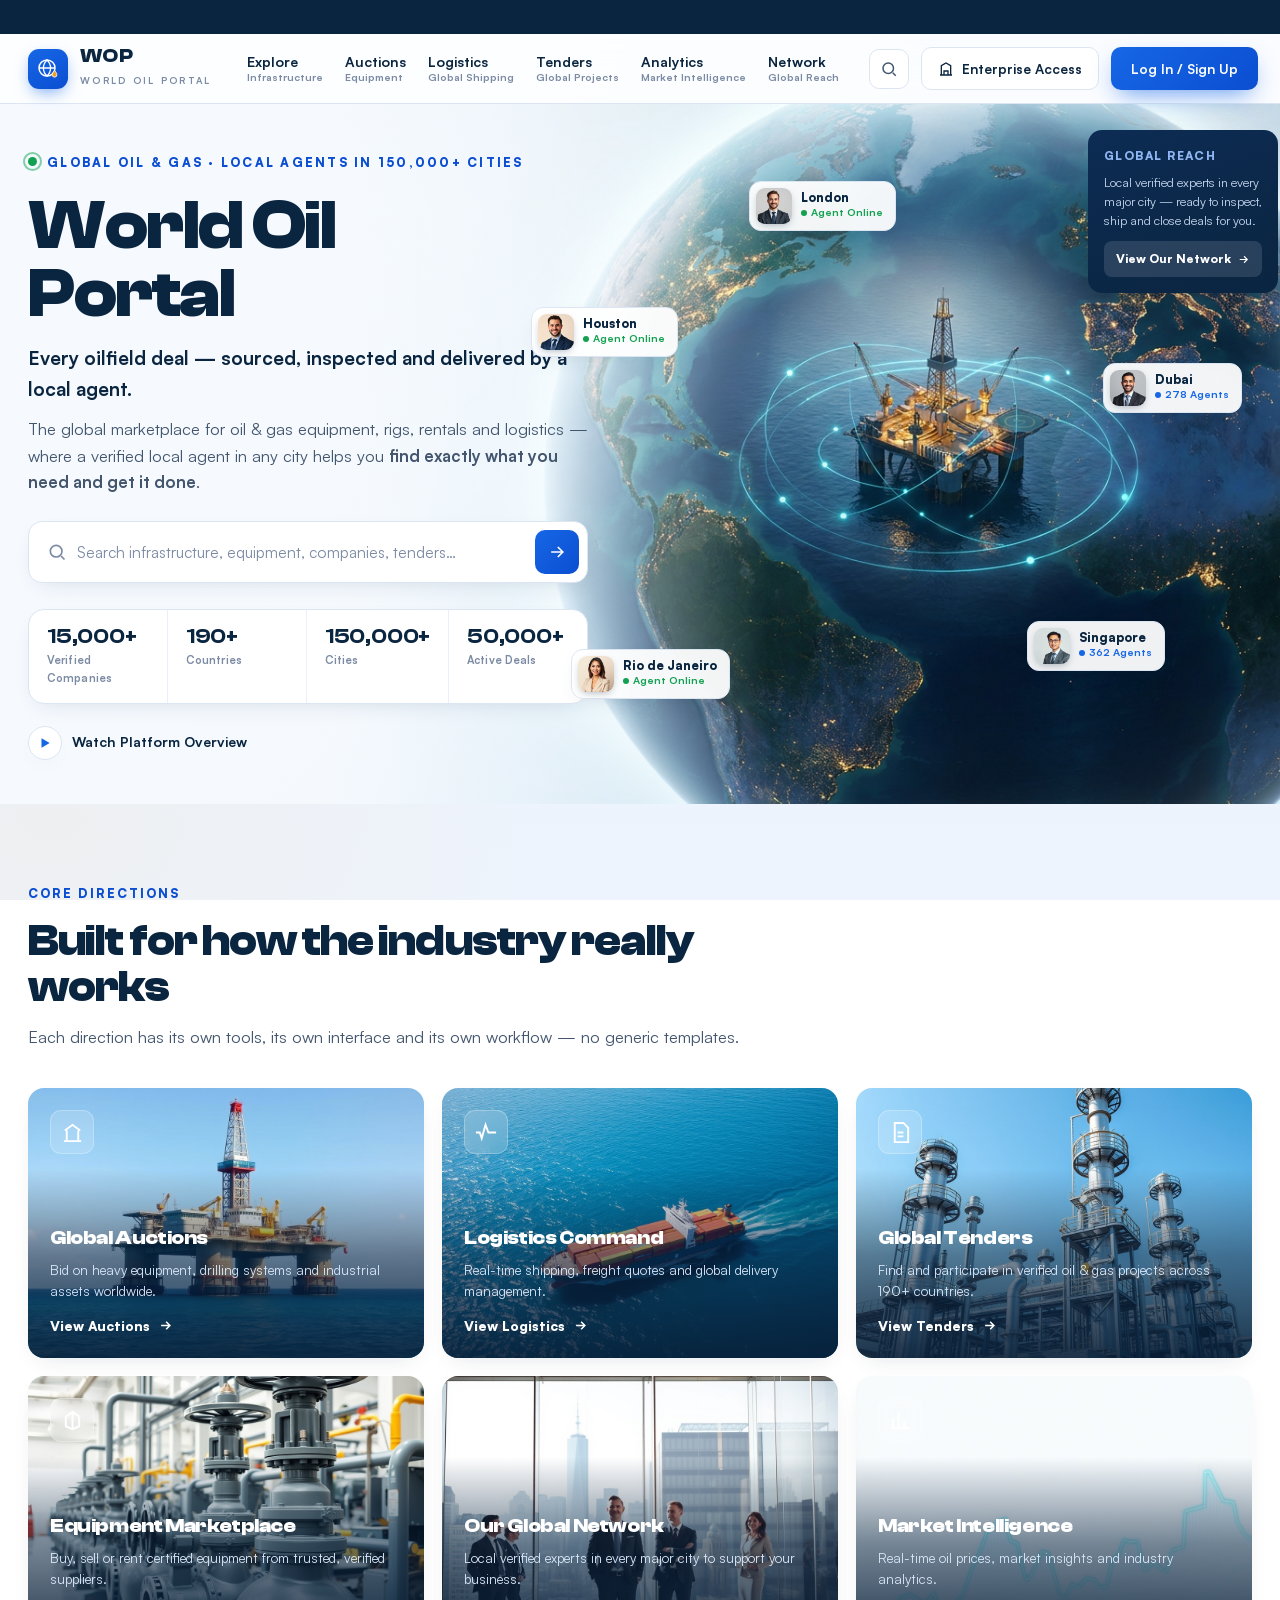
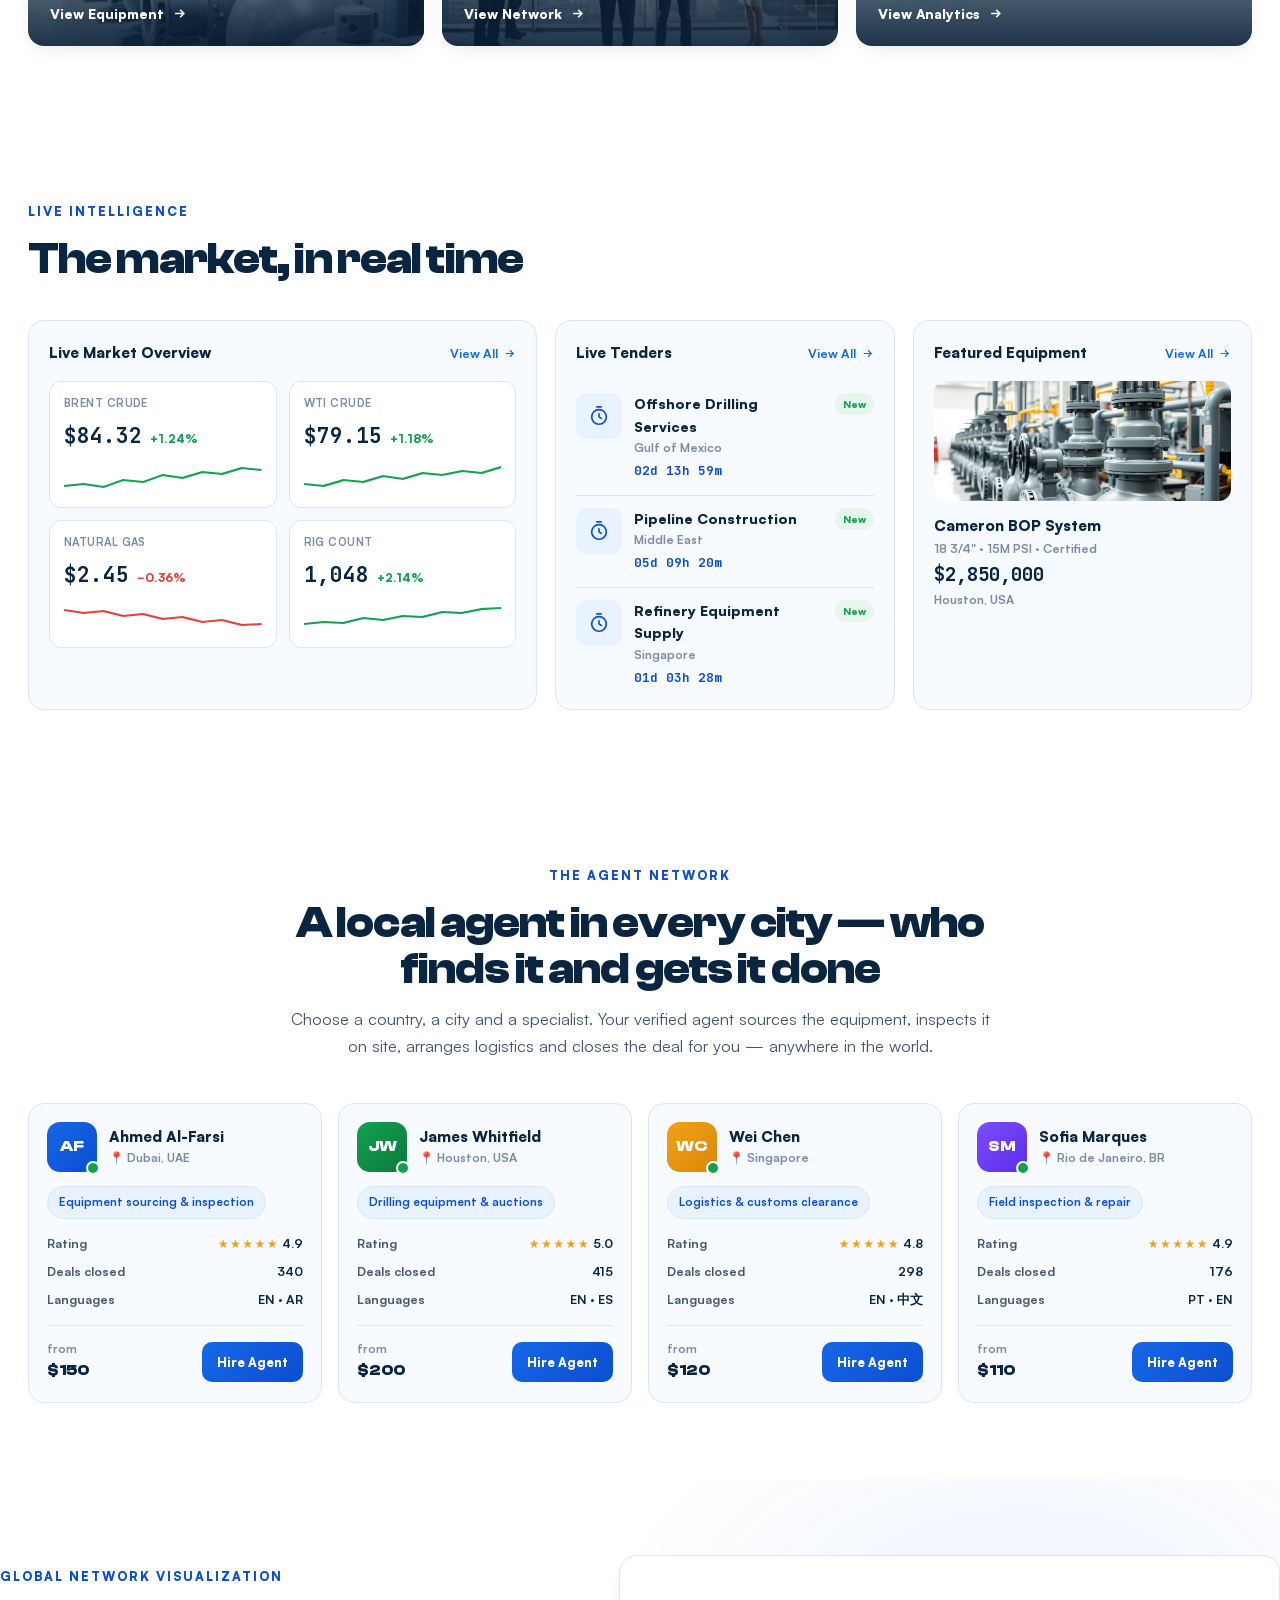
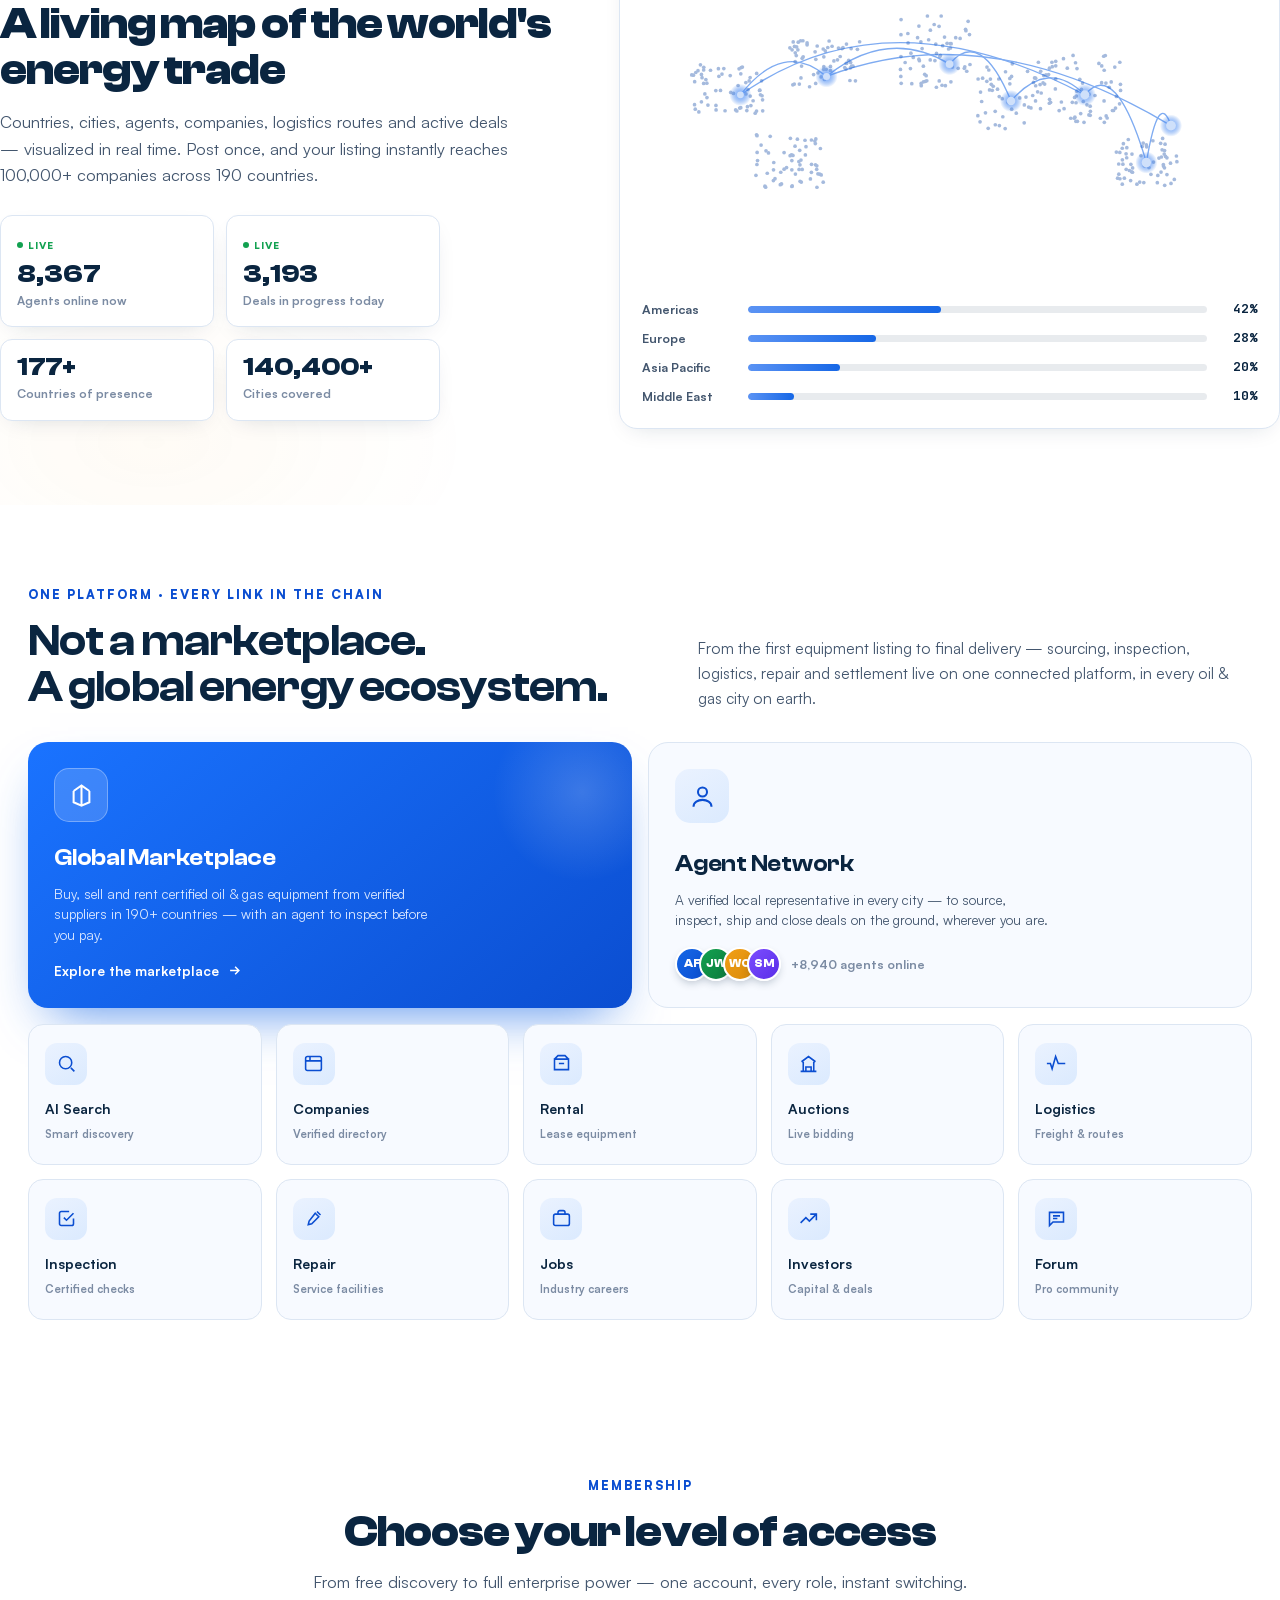
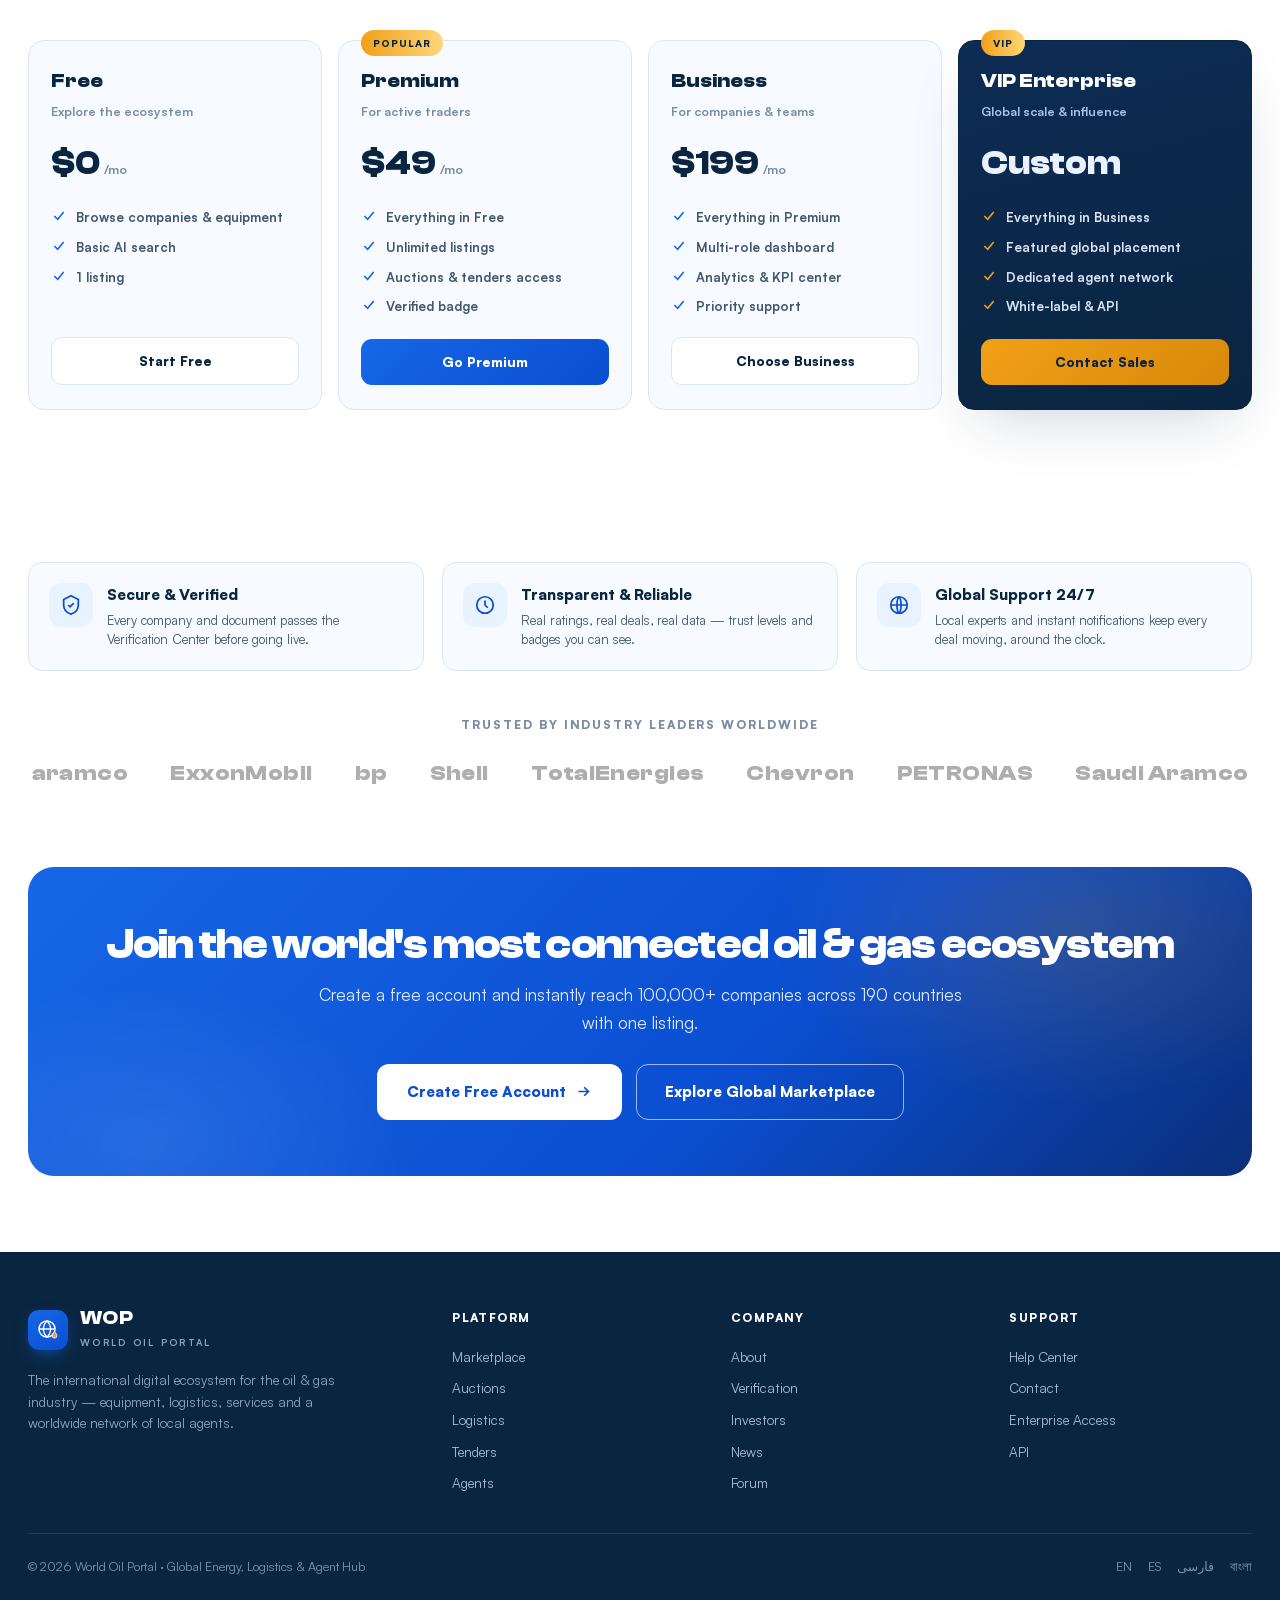
<file: gallery.html>
<!DOCTYPE html>
<html lang="en">
<head>
<meta charset="UTF-8">
<meta name="viewport" content="width=device-width, initial-scale=1">
<title>World Oil Portal — Global Energy, Logistics & Agent Hub</title>
<meta name="description" content="World Oil Portal — the international digital ecosystem for the oil & gas industry. Equipment, rental, auctions, logistics, inspection, agents and services across 190+ countries and 150,000+ cities.">
<link rel="preconnect" href="/">
<style>
@import url('fonts/fonts.css');
*{margin:0;padding:0;box-sizing:border-box}
:root{
  --bg:#EDF3FC; --bg2:#FFFFFF; --panel:#F7FAFF;
  --ink:#0A2540; --ink2:#43566E; --mut:#7B8BA3;
  --line:#DCE6F3; --line2:#E9F0FA;
  --blue:#1667E6; --blue-d:#0B4ED1; --blue-l:#5B93F4;
  --sky:#E9F2FF; --sky2:#F0F6FF;
  --amber:#F2A017; --amber-d:#D8890A;
  --up:#12A150; --down:#E0433B;
  --nav-h:70px; --tick-h:34px;
  --radius:16px; --shadow:0 24px 60px -22px rgba(10,37,64,.22); --shadow-s:0 8px 24px -12px rgba(10,37,64,.18);
  --wrap:1280px;
}
html{scroll-behavior:smooth}
body{color:var(--ink);font-family:'Satoshi',system-ui,sans-serif;line-height:1.6;
  -webkit-font-smoothing:antialiased;overflow-x:hidden;
  background:
    radial-gradient(1200px 700px at 88% 4%,rgba(22,103,230,.09),transparent 55%),
    radial-gradient(900px 600px at 4% 92%,rgba(242,160,23,.05),transparent 55%),
    linear-gradient(180deg,#F5F9FF 0%,#EBF2FC 45%,#EEF4FD 100%);
  background-attachment:fixed}
a{color:inherit;text-decoration:none}
.wrap{max-width:var(--wrap);margin:0 auto;padding:0 28px}
h1,h2,h3,.disp{font-family:'Clash Display','Satoshi',sans-serif;letter-spacing:-.02em}
.mono{font-family:'JetBrains Mono',monospace}
button{font-family:inherit;cursor:pointer;border:none;background:none}
svg{display:block}
::selection{background:var(--blue);color:#fff}

/* ── market ticker strip ── */
.ticker{height:var(--tick-h);background:var(--ink);color:#dbe6f7;display:flex;align-items:center;overflow:hidden;
  font-family:'JetBrains Mono',monospace;font-size:12.5px;position:relative;z-index:60}
.ticker .track{display:flex;gap:38px;white-space:nowrap;padding-left:100%;animation:tick 34s linear infinite}
.ticker b{color:#fff;font-weight:500}
.ticker .u{color:#57d98a}.ticker .d{color:#ff8a7a}
.ticker .dot{color:#5b93f4}
@keyframes tick{to{transform:translateX(-100%)}}

/* ── nav ── */
.nav{height:var(--nav-h);position:sticky;top:0;z-index:50;background:rgba(255,255,255,.82);
  backdrop-filter:blur(16px);border-bottom:1px solid var(--line)}
.nav-in{max-width:var(--wrap);margin:0 auto;padding:0 28px;height:100%;display:flex;align-items:center;gap:30px}
.brand{display:flex;align-items:center;gap:12px}
.brand .mark{width:40px;height:40px;border-radius:11px;background:linear-gradient(150deg,#1667E6,#0B4ED1);
  display:flex;align-items:center;justify-content:center;box-shadow:0 6px 16px -4px rgba(22,103,230,.6)}
.brand .mark svg{width:24px;height:24px}
.brand .bt b{font-family:'Clash Display',sans-serif;font-size:20px;font-weight:700;letter-spacing:.02em;display:block;line-height:1}
.brand .bt span{font-size:9.5px;letter-spacing:.24em;color:var(--mut);font-weight:600;white-space:nowrap}
.nav-links{display:flex;gap:22px;margin-left:6px}
.nav-links a{display:flex;flex-direction:column;line-height:1.2;padding:6px 0;position:relative;white-space:nowrap}
.nav-links a b{font-size:14px;font-weight:700}
.nav-links a span{font-size:10.5px;color:var(--mut);font-weight:600}
.nav-links a::after{content:"";position:absolute;left:0;bottom:0;height:2px;width:0;background:var(--blue);transition:width .25s}
.nav-links a:hover::after{width:100%}
.nav-right{margin-left:auto;display:flex;align-items:center;gap:12px}
.icon-btn{width:40px;height:40px;border-radius:10px;border:1px solid var(--line);background:#fff;display:flex;
  align-items:center;justify-content:center;color:var(--ink2);transition:.2s}
.icon-btn:hover{border-color:var(--blue);color:var(--blue)}
.icon-btn svg{width:18px;height:18px;stroke:currentColor;stroke-width:2;fill:none}
.btn-ghost{display:flex;align-items:center;gap:8px;padding:10px 16px;border:1px solid var(--line);border-radius:10px;
  background:#fff;font-size:13.5px;font-weight:700;color:var(--ink);transition:.2s}
.btn-ghost:hover{border-color:var(--blue);color:var(--blue)}
.btn-ghost svg{width:16px;height:16px;stroke:currentColor;stroke-width:2;fill:none}
.btn-primary{padding:11px 20px;border-radius:10px;background:linear-gradient(135deg,#1667E6,#0B4ED1);color:#fff;
  font-size:13.5px;font-weight:700;box-shadow:0 10px 24px -8px rgba(22,103,230,.7);transition:transform .2s,box-shadow .2s;white-space:nowrap}
.btn-ghost{white-space:nowrap}
.btn-primary:hover{transform:translateY(-1px);box-shadow:0 16px 30px -8px rgba(22,103,230,.8)}
.btn-primary{position:relative;overflow:hidden}
.btn-primary::after{content:"";position:absolute;top:0;left:-70%;width:45%;height:100%;pointer-events:none;
  background:linear-gradient(105deg,transparent,rgba(255,255,255,.4),transparent);transform:skewX(-20deg);animation:sheen 5s ease-in-out infinite}
@keyframes sheen{0%,58%{left:-70%}78%,100%{left:140%}}
.nav-burger{display:none}

/* ── hero ── */
.hero{position:relative;padding:56px 0 40px;background:
  radial-gradient(1100px 620px at 82% 8%,rgba(22,103,230,.10),transparent 60%),
  radial-gradient(760px 520px at 6% 96%,rgba(242,160,23,.06),transparent 60%),
  linear-gradient(180deg,#F4F8FF,#EDF3FC)}
.hero-grid{display:grid;grid-template-columns:1fr 1.06fr;gap:36px;align-items:center}
.eyebrow{display:inline-flex;align-items:center;gap:10px;font-size:12.5px;font-weight:800;letter-spacing:.18em;
  color:var(--blue-d);text-transform:uppercase;margin-bottom:20px}
.eyebrow .pulse{width:9px;height:9px;border-radius:50%;background:var(--up);position:relative}
.eyebrow .pulse::after{content:"";position:absolute;inset:-5px;border-radius:50%;border:2px solid var(--up);
  opacity:.5;animation:ring 2s ease-out infinite}
@keyframes ring{to{transform:scale(2.4);opacity:0}}
.hero h1{font-size:clamp(40px,5.4vw,72px);font-weight:700;line-height:.98}
.hero h1 .g{background:linear-gradient(120deg,#1667E6,#0B4ED1 60%,#F2A017);-webkit-background-clip:text;
  background-clip:text;color:transparent}
.hero .tag{margin-top:16px;font-size:19px;font-weight:700;color:var(--ink)}
.hero .sub{margin-top:12px;font-size:16.5px;color:var(--ink2);max-width:52ch}
.search{margin-top:26px;display:flex;align-items:center;gap:10px;background:#fff;border:1px solid var(--line);
  border-radius:14px;padding:8px 8px 8px 18px;box-shadow:var(--shadow-s);max-width:560px}
.search svg{width:20px;height:20px;stroke:var(--mut);stroke-width:2;fill:none;flex:none}
.search input{border:none;outline:none;flex:1;font-size:15.5px;font-family:inherit;color:var(--ink);background:none}
.search input::placeholder{color:var(--mut)}
.search .go{width:44px;height:44px;border-radius:10px;background:linear-gradient(135deg,#1667E6,#0B4ED1);
  display:flex;align-items:center;justify-content:center;flex:none}
.search .go svg{stroke:#fff}
.statbar{margin-top:26px;display:flex;background:#fff;border:1px solid var(--line);border-radius:16px;
  box-shadow:var(--shadow-s);overflow:hidden;max-width:600px}
.statbar .s{flex:1;padding:15px 18px}
.statbar .s+.s{border-left:1px solid var(--line2)}
.statbar b{font-family:'Clash Display',sans-serif;font-size:22px;font-weight:600;display:block;line-height:1;
  letter-spacing:-.01em}
.statbar span{font-size:11px;color:var(--mut);font-weight:600;margin-top:5px;display:block;letter-spacing:.01em}
.hero .watch{margin-top:22px;display:inline-flex;align-items:center;gap:10px;font-size:14px;font-weight:700;color:var(--ink)}
.hero .watch .pl{width:34px;height:34px;border-radius:50%;background:#fff;border:1px solid var(--line);
  display:flex;align-items:center;justify-content:center;box-shadow:var(--shadow-s)}
.hero .watch .pl svg{width:14px;height:14px;fill:var(--blue)}

/* ── globe visual ── */
.visual{position:relative;height:640px;overflow:visible}
.globe-img{position:absolute;left:50%;top:50%;transform:translate(-50%,-50%);width:122%;max-width:none;height:auto;
  -webkit-mask-image:radial-gradient(circle at 50% 48%, #000 42%, rgba(0,0,0,.5) 60%, transparent 75%);
  mask-image:radial-gradient(circle at 50% 48%, #000 42%, rgba(0,0,0,.5) 60%, transparent 75%)}
.arcs{position:absolute;left:50%;top:50%;transform:translate(-50%,-50%);width:96%;height:96%;pointer-events:none}
.pin img{width:36px;height:36px;border-radius:9px;object-fit:cover;flex:none;box-shadow:0 3px 8px -3px rgba(10,37,64,.4)}
.hub{position:absolute;left:50%;top:50%;transform:translate(-50%,-50%);width:120px;height:120px;pointer-events:none}
.hub .ring{position:absolute;inset:0;border-radius:50%;border:1.5px solid rgba(22,103,230,.35);animation:hpulse 3.4s ease-out infinite}
.hub .ring:nth-child(2){animation-delay:1.1s}.hub .ring:nth-child(3){animation-delay:2.2s}
@keyframes hpulse{0%{transform:scale(.5);opacity:.9}100%{transform:scale(2.2);opacity:0}}
.hub .core{position:absolute;left:50%;top:50%;transform:translate(-50%,-50%);width:60px;height:60px;border-radius:50%;
  background:radial-gradient(circle at 40% 35%,#fff,#cfe0fa);border:1px solid #fff;
  box-shadow:0 10px 30px -6px rgba(22,103,230,.6),0 0 0 6px rgba(22,103,230,.10);
  display:flex;align-items:center;justify-content:center}
.hub .core svg{width:30px;height:30px}
.pin{position:absolute;display:flex;align-items:center;gap:9px;background:rgba(255,255,255,.94);border:1px solid var(--line);
  border-radius:12px;padding:6px 12px 6px 6px;box-shadow:var(--shadow-s);animation:float 6s ease-in-out infinite;backdrop-filter:blur(6px)}
.pin .av{width:30px;height:30px;border-radius:8px;flex:none;display:flex;align-items:center;justify-content:center;
  color:#fff;font-weight:800;font-size:12px;font-family:'Clash Display',sans-serif}
.pin b{font-size:12.5px;font-weight:800;display:block;line-height:1.1;color:var(--ink)}
.pin span{font-size:10.5px;color:var(--up);font-weight:700;display:flex;align-items:center;gap:4px}
.pin span i{width:6px;height:6px;border-radius:50%;background:var(--up);display:block}
.pin.alt span{color:var(--blue)}.pin.alt span i{background:var(--blue)}
@keyframes float{0%,100%{transform:translateY(0)}50%{transform:translateY(-8px)}}
.reach{position:absolute;right:2px;top:26px;width:190px;background:linear-gradient(160deg,#0d2c54,#0a2540);color:#eaf2ff;
  border-radius:14px;padding:16px;box-shadow:var(--shadow)}
.reach .rt{font-size:12px;font-weight:800;letter-spacing:.12em;color:#8fb6f2}
.reach p{font-size:12.5px;color:#c7d8f0;margin-top:8px;line-height:1.5}
.reach a{margin-top:12px;display:inline-flex;align-items:center;gap:6px;font-size:12px;font-weight:800;color:#fff;
  background:rgba(255,255,255,.12);padding:8px 12px;border-radius:8px}
.reach a svg{width:13px;height:13px;stroke:#fff;stroke-width:2;fill:none}

/* ── section shell ── */
section{position:relative}
.sec{padding:76px 0}
.sec-head{max-width:720px;margin-bottom:38px}
.sec-head.center{margin:0 auto 44px;text-align:center}
.kick{font-size:12.5px;font-weight:800;letter-spacing:.16em;color:var(--blue-d);text-transform:uppercase}
.sec-head h2{font-size:clamp(28px,3.6vw,44px);font-weight:700;margin-top:12px;line-height:1.05}
.sec-head p{margin-top:14px;font-size:16.5px;color:var(--ink2)}

/* ── ecosystem chain ── */
.eco{background:transparent}
.eco-head{display:grid;grid-template-columns:1.15fr 1fr;gap:32px;align-items:end;margin-bottom:32px}
.eco-head h2{font-family:'Clash Display',sans-serif;font-size:clamp(28px,3.6vw,44px);font-weight:600;margin-top:12px;line-height:1.04}
.eco-head p{font-size:15.5px;color:var(--ink2);line-height:1.6}
.bento-feat{display:grid;grid-template-columns:1fr 1fr;gap:16px;margin-bottom:16px}
.bcard{border-radius:20px;padding:26px;position:relative;overflow:hidden;display:flex;flex-direction:column;
  min-height:186px;border:1px solid var(--line);transition:transform .25s,box-shadow .25s,border-color .25s;cursor:pointer}
.bcard .bi{width:54px;height:54px;border-radius:15px;display:flex;align-items:center;justify-content:center;
  background:linear-gradient(150deg,#eaf2ff,#dbeafe);margin-bottom:auto}
.bcard .bi svg{width:27px;height:27px;stroke:var(--blue-d);stroke-width:1.8;fill:none}
.bcard h3{font-family:'Clash Display',sans-serif;font-size:23px;font-weight:600;margin-top:18px;letter-spacing:-.01em}
.bcard p{font-size:13.5px;margin-top:7px;color:var(--ink2);line-height:1.5;max-width:38ch}
.bcard .go{margin-top:15px;display:inline-flex;align-items:center;gap:8px;font-size:13.5px;font-weight:700;color:var(--blue-d)}
.bcard .go svg{width:15px;height:15px;stroke-width:2.4;fill:none;stroke:currentColor;transition:transform .2s}
.bcard:hover .go svg{transform:translateX(5px)}
.bcard.light{background:var(--panel)}
.bcard.light:hover{border-color:var(--blue);transform:translateY(-4px);box-shadow:var(--shadow)}
.bcard.blue{background:linear-gradient(140deg,#1a73ff,#0B4ED1);color:#fff;border:none;
  box-shadow:0 24px 50px -22px rgba(22,103,230,.75)}
.bcard.blue::after{content:"";position:absolute;right:-40px;top:-40px;width:180px;height:180px;border-radius:50%;
  background:radial-gradient(circle,rgba(255,255,255,.18),transparent 70%)}
.bcard.blue .bi{background:rgba(255,255,255,.16);border:1px solid rgba(255,255,255,.3)}
.bcard.blue .bi svg{stroke:#fff}
.bcard.blue p{color:#dbe8ff}
.bcard.blue .go{color:#fff}
.bcard.blue:hover{transform:translateY(-4px);box-shadow:0 30px 60px -22px rgba(22,103,230,.85)}
.bavs{display:flex;margin-top:16px;align-items:center;gap:10px}
.bavs .row{display:flex}
.bavs .row span{width:34px;height:34px;border-radius:50%;border:2.5px solid #fff;margin-left:-10px;display:flex;
  align-items:center;justify-content:center;color:#fff;font-size:11px;font-weight:700;font-family:'Clash Display',sans-serif;
  box-shadow:0 4px 10px -3px rgba(10,37,64,.3)}
.bavs .row span:first-child{margin-left:0}
.bavs .more{font-size:12.5px;color:var(--mut);font-weight:700}
.bento-small{display:grid;grid-template-columns:repeat(5,1fr);gap:14px}
.scard{background:var(--panel);border:1px solid var(--line);border-radius:15px;padding:18px 16px;transition:transform .22s,box-shadow .22s,border-color .22s;position:relative;overflow:hidden;cursor:pointer}
.scard::after{content:"";position:absolute;left:0;right:0;bottom:0;height:3px;transform:scaleX(0);transform-origin:left;
  background:linear-gradient(90deg,#1667E6,#F2A017);transition:transform .3s}
.scard:hover{border-color:var(--blue);transform:translateY(-4px);box-shadow:var(--shadow-s);background:#fff}
.scard:hover::after{transform:scaleX(1)}
.scard .si{width:42px;height:42px;border-radius:12px;background:linear-gradient(150deg,#eaf2ff,#dbeafe);
  display:flex;align-items:center;justify-content:center;margin-bottom:13px;transition:.22s}
.scard:hover .si{background:linear-gradient(150deg,#1667E6,#0B4ED1)}
.scard .si svg{width:21px;height:21px;stroke:var(--blue-d);stroke-width:1.8;fill:none;transition:.22s}
.scard:hover .si svg{stroke:#fff}
.scard b{font-size:14px;font-weight:700;display:block}
.scard span{font-size:11px;color:var(--mut);font-weight:600}
@media(max-width:1080px){.eco-head{grid-template-columns:1fr;gap:14px;align-items:start}.bento-small{grid-template-columns:repeat(3,1fr)}}
@media(max-width:640px){.bento-feat{grid-template-columns:1fr}.bento-small{grid-template-columns:repeat(2,1fr)}}

/* ── feature cards ── */
.feat-grid{display:grid;grid-template-columns:repeat(3,1fr);gap:18px}
.feat{position:relative;border-radius:var(--radius);overflow:hidden;min-height:270px;display:flex;flex-direction:column;
  justify-content:flex-end;padding:22px;color:#fff;box-shadow:var(--shadow-s);isolation:isolate}
.feat img{position:absolute;inset:0;width:100%;height:100%;object-fit:cover;z-index:-2;transition:transform .6s}
.feat::after{content:"";position:absolute;inset:0;z-index:-1;
  background:linear-gradient(180deg,rgba(10,37,64,0) 30%,rgba(10,37,64,.55) 62%,rgba(8,30,54,.9))}
.feat:hover img{transform:scale(1.06)}
.feat .fi{width:44px;height:44px;border-radius:11px;background:rgba(255,255,255,.16);backdrop-filter:blur(6px);
  display:flex;align-items:center;justify-content:center;margin-bottom:auto;border:1px solid rgba(255,255,255,.25)}
.feat .fi svg{width:23px;height:23px;stroke:#fff;stroke-width:2;fill:none}
.feat h3{font-size:20px;font-weight:700;margin-top:14px}
.feat p{font-size:13.5px;color:#d7e5f7;margin-top:6px;line-height:1.5}
.feat .lnk{margin-top:14px;display:inline-flex;align-items:center;gap:8px;font-size:13.5px;font-weight:800}
.feat .lnk svg{width:15px;height:15px;stroke:#fff;stroke-width:2.4;fill:none;transition:transform .2s}
.feat:hover .lnk svg{transform:translateX(4px)}

/* ── rig info card ── */
.rigcard{position:absolute;left:49%;bottom:5%;transform:translateX(-50%);width:252px;background:rgba(255,255,255,.95);
  border:1px solid var(--line);border-radius:13px;padding:13px 15px;box-shadow:var(--shadow);backdrop-filter:blur(6px)}
.rigcard .rc-t{font-size:11px;font-weight:800;letter-spacing:.09em;color:var(--blue-d)}
.rigcard .rc-r{display:flex;justify-content:space-between;font-size:12px;margin-top:8px;color:var(--mut);font-weight:600}
.rigcard .rc-r b{color:var(--ink);font-weight:700}
.rigcard .rc-r b.on{color:var(--up);display:flex;align-items:center;gap:5px}
.rigcard .rc-r b.on i{width:6px;height:6px;border-radius:50%;background:var(--up);display:block}

/* ── agent network ── */
.agents-sec{background:transparent}
.agent-grid{display:grid;grid-template-columns:repeat(4,1fr);gap:16px}
.agent{background:var(--panel);border:1px solid var(--line);border-radius:16px;padding:18px;transition:.2s;display:flex;flex-direction:column}
.agent:hover{transform:translateY(-3px);box-shadow:var(--shadow-s);border-color:var(--blue);background:#fff}
.agent .atop{display:flex;gap:12px;align-items:center}
.agent .aav{width:50px;height:50px;border-radius:13px;flex:none;display:flex;align-items:center;justify-content:center;
  color:#fff;font-weight:800;font-family:'Clash Display',sans-serif;font-size:16px;position:relative}
.agent .aav .on{position:absolute;right:-3px;bottom:-3px;width:14px;height:14px;border-radius:50%;background:var(--up);border:2.5px solid var(--panel)}
.agent:hover .aav .on{border-color:#fff}
.agent .anm b{font-size:15px;font-weight:800;display:block;line-height:1.2}
.agent .anm .ac{font-size:12px;color:var(--mut);font-weight:600;display:flex;align-items:center;gap:5px;margin-top:2px}
.agent .aspec{margin-top:14px;font-size:11.5px;font-weight:700;color:var(--blue-d);background:var(--sky);
  border:1px solid #d5e6ff;padding:6px 11px;border-radius:99px;align-self:flex-start}
.agent .ameta{margin-top:14px;display:flex;flex-direction:column;gap:8px;font-size:12.5px;color:var(--ink2);font-weight:600;flex:1}
.agent .ameta .row{display:flex;justify-content:space-between;align-items:center}
.agent .ameta .row b{color:var(--ink);font-weight:700}
.agent .stars{color:var(--amber);font-size:12px;letter-spacing:1.5px}
.agent .afoot{margin-top:16px;padding-top:14px;border-top:1px solid var(--line);display:flex;align-items:center;justify-content:space-between}
.agent .price{font-size:11.5px;color:var(--mut);font-weight:600}
.agent .price b{font-family:'Clash Display',sans-serif;font-size:16px;color:var(--ink);font-weight:700;display:block}
.agent .hire{font-size:12.5px;font-weight:800;color:#fff;background:linear-gradient(135deg,#1667E6,#0B4ED1);padding:10px 15px;border-radius:10px;transition:transform .2s}
.agent .hire:hover{transform:translateY(-1px)}
@media(max-width:1080px){.agent-grid{grid-template-columns:repeat(2,1fr)}}
@media(max-width:640px){.agent-grid{grid-template-columns:1fr}}

/* ── intelligence row ── */
.intel{background:transparent}
.intel-grid{display:grid;grid-template-columns:1.5fr 1fr 1fr;gap:18px}
.card{background:var(--panel);border:1px solid var(--line);border-radius:var(--radius);padding:20px}
.card .ch{display:flex;align-items:center;justify-content:space-between;margin-bottom:16px}
.card .ch b{font-size:15px;font-weight:800}
.card .ch a{font-size:12.5px;font-weight:700;color:var(--blue);display:flex;align-items:center;gap:5px}
.card .ch a svg{width:13px;height:13px;stroke:var(--blue);stroke-width:2;fill:none}
.mkt{display:grid;grid-template-columns:1fr 1fr;gap:12px}
.mkt .m{border:1px solid var(--line);border-radius:12px;padding:13px 14px;background:#fff}
.mkt .m .lbl{font-size:11px;color:var(--mut);font-weight:700;letter-spacing:.04em;text-transform:uppercase}
.mkt .m .val{display:flex;align-items:baseline;gap:8px;margin:6px 0 8px}
.mkt .m .val b{font-family:'JetBrains Mono',monospace;font-size:21px;font-weight:700}
.mkt .m .val .chg{font-size:11.5px;font-weight:800}
.mkt .m .chg.up{color:var(--up)}.mkt .m .chg.down{color:var(--down)}
.mkt .m svg{width:100%;height:34px}
.tender{display:flex;gap:12px;padding:12px 0;border-bottom:1px solid var(--line)}
.tender:last-child{border-bottom:none;padding-bottom:0}
.tender .tim{width:46px;height:46px;border-radius:11px;background:var(--sky);flex:none;display:flex;
  align-items:center;justify-content:center}
.tender .tim svg{width:22px;height:22px;stroke:var(--blue-d);stroke-width:1.8;fill:none}
.tender .tb b{font-size:14px;font-weight:800;display:block}
.tender .tb .loc{font-size:12px;color:var(--mut);font-weight:600;display:block}
.tender .tb .cd{font-family:'JetBrains Mono',monospace;font-size:12.5px;color:var(--blue-d);font-weight:700;margin-top:3px}
.tender .new{margin-left:auto;align-self:flex-start;font-size:10px;font-weight:800;color:var(--up);background:#e6f6ec;
  padding:3px 8px;border-radius:99px}
.equip{display:flex;flex-direction:column;gap:12px}
.equip .ei{border-radius:12px;overflow:hidden;height:120px;background:#eef3fb;display:flex;align-items:center;justify-content:center}
.equip .ei img{width:100%;height:100%;object-fit:cover}
.equip b{font-size:15px;font-weight:800}
.equip .spec{font-size:12px;color:var(--mut);font-weight:600}
.equip .price{font-family:'JetBrains Mono',monospace;font-size:19px;font-weight:700;color:var(--ink);margin-top:2px}
.equip .loc{font-size:12px;color:var(--mut);font-weight:600}

/* ── global network band ── */
.netband{background:transparent;color:var(--ink);overflow:hidden;position:relative}
.netband::before{content:"";position:absolute;inset:0;opacity:.7;
  background:radial-gradient(700px 380px at 80% 20%,rgba(22,103,230,.10),transparent 60%),
  radial-gradient(560px 320px at 12% 90%,rgba(242,160,23,.06),transparent 60%)}
.netband .wrap{position:relative}
.net-grid{display:grid;grid-template-columns:1fr 1.15fr;gap:44px;align-items:center}
.netband .kick{color:var(--blue-d)}
.netband h2{font-size:clamp(28px,3.6vw,44px);font-weight:700;margin-top:12px;line-height:1.05;color:var(--ink)}
.netband p.lead{margin-top:16px;font-size:16.5px;color:var(--ink2);max-width:48ch}
.livemetrics{margin-top:26px;display:grid;grid-template-columns:1fr 1fr;gap:12px;max-width:440px}
.lm{background:#fff;border:1px solid var(--line);border-radius:12px;padding:14px 16px;box-shadow:var(--shadow-s)}
.lm b{font-family:'Clash Display',sans-serif;font-size:26px;font-weight:700;display:block;line-height:1;color:var(--ink)}
.lm span{font-size:12px;color:var(--mut);font-weight:600}
.lm .live{font-size:10px;color:var(--up);font-weight:800;letter-spacing:.1em;display:inline-flex;align-items:center;gap:5px;margin-bottom:8px}
.lm .live i{width:6px;height:6px;border-radius:50%;background:var(--up);display:block;animation:blink 1.6s infinite}
@keyframes blink{50%{opacity:.25}}
.mapbox{position:relative;background:#fff;border:1px solid var(--line);border-radius:18px;
  padding:22px;min-height:340px;box-shadow:var(--shadow-s)}
.mapbox svg{width:100%;height:auto}
.region{margin-top:14px;display:flex;flex-direction:column;gap:9px}
.region .r{display:grid;grid-template-columns:96px 1fr 40px;align-items:center;gap:10px;font-size:12.5px;color:var(--ink2);font-weight:600}
.region .bar{height:7px;border-radius:99px;background:rgba(10,37,64,.09);overflow:hidden}
.region .bar i{display:block;height:100%;border-radius:99px;background:linear-gradient(90deg,#5b93f4,#1667E6);width:0;transition:width 1.2s ease}
.region .pct{font-family:'JetBrains Mono',monospace;color:var(--ink);font-weight:700;text-align:right}

/* ── subscriptions ── */
.plans{display:grid;grid-template-columns:repeat(4,1fr);gap:16px}
.plan{background:var(--panel);border:1px solid var(--line);border-radius:var(--radius);padding:24px 22px;position:relative;
  display:flex;flex-direction:column}
.plan.vip{background:linear-gradient(165deg,#0d2c54,#0a2540);color:#eaf2ff;border-color:#0a2540;box-shadow:var(--shadow)}
.plan.vip .pname{color:#fff}.plan.vip .pdesc{color:#a9c4ea}.plan.vip li{color:#d7e5f7}
.plan .badge{position:absolute;top:-11px;left:22px;font-size:10px;font-weight:800;letter-spacing:.1em;color:#0a2540;
  background:linear-gradient(90deg,#F2A017,#ffd67a);padding:5px 12px;border-radius:99px}
.plan .vipbadge{position:absolute;top:-11px;left:22px;font-size:10px;font-weight:800;letter-spacing:.1em;color:#0a2540;
  background:linear-gradient(90deg,#F2A017,#ffd67a);padding:5px 12px;border-radius:99px}
.pname{font-family:'Clash Display',sans-serif;font-size:20px;font-weight:700}
.pdesc{font-size:12.5px;color:var(--mut);font-weight:600;margin-top:4px}
.price-row{margin:16px 0;display:flex;align-items:baseline;gap:4px}
.price-row .amt{font-family:'Clash Display',sans-serif;font-size:34px;font-weight:700}
.price-row .per{font-size:12.5px;color:var(--mut);font-weight:700}
.plan.vip .per{color:#a9c4ea}
.plan ul{list-style:none;display:flex;flex-direction:column;gap:9px;margin-bottom:20px;flex:1}
.plan li{font-size:13px;color:var(--ink2);font-weight:600;display:flex;gap:9px;align-items:flex-start}
.plan li svg{width:16px;height:16px;flex:none;margin-top:1px;stroke:var(--blue);stroke-width:2.4;fill:none}
.plan.vip li svg{stroke:var(--amber)}
.plan .pbtn{padding:12px;border-radius:11px;text-align:center;font-weight:800;font-size:13.5px;border:1px solid var(--line);
  background:#fff;color:var(--ink);transition:.2s}
.plan .pbtn:hover{border-color:var(--blue);color:var(--blue)}
.plan.pop .pbtn,.plan.vip .pbtn{background:linear-gradient(135deg,#1667E6,#0B4ED1);color:#fff;border:none}
.plan.vip .pbtn{background:linear-gradient(135deg,#F2A017,#D8890A);color:#0a2540}

/* ── trust ── */
.trust{background:transparent}
.trust-grid{display:grid;grid-template-columns:repeat(3,1fr);gap:18px;margin-bottom:44px}
.tcard{display:flex;gap:14px;align-items:flex-start;background:var(--panel);border:1px solid var(--line);border-radius:14px;padding:20px}
.tcard .ti{width:44px;height:44px;border-radius:12px;background:var(--sky);flex:none;display:flex;align-items:center;justify-content:center}
.tcard .ti svg{width:22px;height:22px;stroke:var(--blue-d);stroke-width:1.9;fill:none}
.tcard b{font-size:15px;font-weight:800;display:block}
.tcard p{font-size:13px;color:var(--ink2);margin-top:4px;line-height:1.5}
.logos-lbl{text-align:center;font-size:12px;font-weight:800;letter-spacing:.16em;color:var(--mut);text-transform:uppercase;margin-bottom:22px}
.logos{display:flex;flex-wrap:wrap;justify-content:center;align-items:center;gap:14px 42px}
.logos span{font-family:'Clash Display',sans-serif;font-size:22px;font-weight:700;color:#9db0c8;letter-spacing:.02em;
  filter:grayscale(1);transition:.2s}
.logos span:hover{color:var(--ink);filter:none}

/* ── cta ── */
.cta{padding:0 0 76px}
.cta-in{background:linear-gradient(135deg,#1667E6,#0B4ED1 60%,#0a2f7a);border-radius:26px;padding:56px;color:#fff;
  position:relative;overflow:hidden;text-align:center}
.cta-in::before{content:"";position:absolute;inset:0;opacity:.5;
  background:radial-gradient(500px 300px at 85% 20%,rgba(242,160,23,.3),transparent 60%),
  radial-gradient(460px 280px at 10% 90%,rgba(255,255,255,.18),transparent 60%)}
.cta-in>*{position:relative}
.cta-in h2{font-size:clamp(28px,3.6vw,42px);font-weight:700;line-height:1.05}
.cta-in p{margin-top:14px;font-size:17px;color:#dbe8ff;max-width:56ch;margin-left:auto;margin-right:auto}
.cta-btns{margin-top:28px;display:flex;gap:14px;justify-content:center;flex-wrap:wrap}
.cta-btns .b1{background:#fff;color:var(--blue-d);padding:15px 30px;border-radius:12px;font-weight:800;font-size:15px;
  display:inline-flex;align-items:center;gap:9px;transition:transform .2s}
.cta-btns .b1:hover{transform:translateY(-2px)}
.cta-btns .b1 svg{width:17px;height:17px;stroke:var(--blue-d);stroke-width:2.4;fill:none}
.cta-btns .b2{border:1.5px solid rgba(255,255,255,.6);color:#fff;padding:15px 28px;border-radius:12px;font-weight:800;font-size:15px}

/* ── footer ── */
footer{background:var(--ink);color:#b7c8de;padding:56px 0 30px}
.foot-grid{display:grid;grid-template-columns:1.6fr 1fr 1fr 1fr;gap:36px;padding-bottom:34px;border-bottom:1px solid rgba(255,255,255,.1)}
footer .brand .bt b{color:#fff}
footer .fdesc{font-size:13.5px;color:#8ea3bf;margin-top:16px;max-width:34ch;line-height:1.6}
.fcol h4{font-size:12px;font-weight:800;letter-spacing:.12em;color:#fff;text-transform:uppercase;margin-bottom:14px}
.fcol a{display:block;font-size:13.5px;color:#a9bdd6;padding:5px 0;transition:.2s}
.fcol a:hover{color:#fff}
.foot-bot{display:flex;justify-content:space-between;align-items:center;padding-top:22px;font-size:12.5px;color:#7f95b2;flex-wrap:wrap;gap:12px}
.foot-bot .langs{display:flex;gap:16px}
.foot-bot .langs a:hover{color:#fff}

/* ── reveal ── */
.rv{opacity:0;transform:translateY(26px);transition:opacity .7s cubic-bezier(.2,.7,.2,1),transform .7s cubic-bezier(.2,.7,.2,1)}
.rv.in{opacity:1;transform:none}

/* ── responsive ── */
@media(max-width:1080px){
  .nav-links{display:none}
  .nav-burger{display:flex}
  .hero-grid{grid-template-columns:1fr;gap:20px}
  .visual{height:460px;order:-1}
  .eco-grid{grid-template-columns:repeat(4,1fr)}
  .feat-grid{grid-template-columns:repeat(2,1fr)}
  .intel-grid{grid-template-columns:1fr 1fr}
  .net-grid{grid-template-columns:1fr;gap:28px}
  .plans{grid-template-columns:repeat(2,1fr)}
  .trust-grid{grid-template-columns:1fr}
  .foot-grid{grid-template-columns:1fr 1fr}
}
@media(max-width:640px){
  :root{--nav-h:62px}
  .wrap{padding:0 18px}
  .brand .bt span{display:none}
  .btn-ghost{display:none}
  .btn-primary{padding:9px 13px;font-size:12px}
  .nav-in{gap:12px}
  .pin[style*="Singapore"],.pin.p-hide{display:none}
  .hero{padding:36px 0 30px}
  .hero h1{font-size:40px}
  .visual{height:380px}
  .reach{display:none}
  .eco-grid{grid-template-columns:repeat(2,1fr)}
  .feat-grid{grid-template-columns:1fr}
  .intel-grid{grid-template-columns:1fr}
  .plans{grid-template-columns:1fr}
  .foot-grid{grid-template-columns:1fr 1fr}
  .chain{display:none}
  .cta-in{padding:36px 22px}
  .sec{padding:52px 0}
}
@media (prefers-reduced-motion:reduce){*{animation:none!important;transition:none!important}.rv{opacity:1;transform:none}}

/* ── full-bleed hero override ── */
.hero{padding:0;min-height:700px;overflow:hidden;background:linear-gradient(180deg,#F5F9FF,#EDF3FC)}
.hero-bg{position:absolute;inset:0;width:100%;height:100%;object-fit:cover;object-position:74% center}
.hero-fade{position:absolute;inset:0;z-index:1;
  background:linear-gradient(90deg,#F6FAFF 0%,rgba(246,250,255,.94) 26%,rgba(246,250,255,.6) 42%,rgba(246,250,255,0) 60%)}
.hero-inner{position:relative;z-index:2;display:flex;align-items:center;min-height:700px}
.hero .hero-copy{max-width:560px;padding:40px 0}
.hero h1{color:var(--ink)}
.hero .pin,.hero .reach{position:absolute;z-index:3}
.btn-primary::after{display:none!important}
@media(max-width:900px){
  .hero{min-height:auto}
  .hero-bg{position:relative;height:280px;object-position:center}
  .hero-fade{display:none}
  .hero-inner{min-height:auto;padding:26px 0}
  .hero .pin,.hero .reach{display:none}
}
</style>
</head>
<body>

<!-- market ticker -->
<div class="ticker" aria-hidden="true"><div class="track">
  <span><b>BRENT CRUDE</b> $84.32 <em class="u">▲ 1.24%</em></span>
  <span><b>WTI CRUDE</b> $79.15 <em class="u">▲ 1.18%</em></span>
  <span><b>NATURAL GAS</b> $2.45 <em class="d">▼ 0.36%</em></span>
  <span><b>RIG COUNT</b> 1,048 <em class="u">▲ 2.14%</em></span>
  <span class="dot">●</span>
  <span><b>GLOBAL DEALS TODAY</b> 3,412</span>
  <span><b>AGENTS ONLINE</b> 8,940</span>
  <span><b>ACTIVE TENDERS</b> 1,247</span>
  <span class="dot">●</span>
  <span><b>BRENT CRUDE</b> $84.32 <em class="u">▲ 1.24%</em></span>
  <span><b>WTI CRUDE</b> $79.15 <em class="u">▲ 1.18%</em></span>
  <span><b>NATURAL GAS</b> $2.45 <em class="d">▼ 0.36%</em></span>
  <span><b>RIG COUNT</b> 1,048 <em class="u">▲ 2.14%</em></span>
</div></div>

<!-- nav -->
<nav class="nav"><div class="nav-in">
  <a class="brand" href="#top">
    <span class="mark"><svg viewBox="0 0 24 24" fill="none"><circle cx="11" cy="11" r="8" stroke="#fff" stroke-width="1.5"/><path d="M3 11h16M11 3c2.4 2.3 3.6 5.1 3.6 8S13.4 16.7 11 19c-2.4-2.3-3.6-5.1-3.6-8S8.6 5.3 11 3z" stroke="#fff" stroke-width="1.3"/><path d="M18.6 13.4c1.6 1.9 2.3 3.2 2.3 4.4a2.35 2.35 0 11-4.7 0c0-1.2.8-2.5 2.4-4.4z" fill="#F2A017" stroke="#fff" stroke-width=".8"/></svg></span>
    <span class="bt"><b>WOP</b><span>WORLD OIL PORTAL</span></span>
  </a>
  <div class="nav-links">
    <a href="#ecosystem"><b>Explore</b><span>Infrastructure</span></a>
    <a href="#features"><b>Auctions</b><span>Equipment</span></a>
    <a href="#intel"><b>Logistics</b><span>Global Shipping</span></a>
    <a href="#intel"><b>Tenders</b><span>Global Projects</span></a>
    <a href="#intel"><b>Analytics</b><span>Market Intelligence</span></a>
    <a href="#network"><b>Network</b><span>Global Reach</span></a>
  </div>
  <div class="nav-right">
    <button class="icon-btn" aria-label="Search"><svg viewBox="0 0 24 24"><circle cx="11" cy="11" r="7"/><path d="M21 21l-4-4"/></svg></button>
    <a class="btn-ghost" href="#plans"><svg viewBox="0 0 24 24"><path d="M3 21h18M5 21V7l7-4 7 4v14M9 21v-6h6v6"/></svg><span>Enterprise Access</span></a>
    <a class="btn-primary" href="#cta">Log In / Sign Up</a>
    <button class="icon-btn nav-burger" aria-label="Menu"><svg viewBox="0 0 24 24"><path d="M3 6h18M3 12h18M3 18h18"/></svg></button>
  </div>
</div></nav>

<!-- hero -->
<header class="hero" id="top">
  <img class="hero-bg" src="img/hero-wide.png" alt="Global oil &amp; gas network — Earth with offshore platform">
  <div class="hero-fade"></div>
  <div class="wrap hero-inner">
    <div class="hero-copy">
      <span class="eyebrow"><span class="pulse"></span>Global Oil &amp; Gas · Local Agents in 150,000+ Cities</span>
      <h1>World Oil<br>Portal</h1>
      <p class="tag">Every oilfield deal — sourced, inspected and delivered by a local agent.</p>
      <p class="sub">The global marketplace for oil &amp; gas equipment, rigs, rentals and logistics — where a verified local agent in any city helps you <b>find exactly what you need and get it done</b>.</p>
      <form class="search" onsubmit="return false">
        <svg viewBox="0 0 24 24"><circle cx="11" cy="11" r="7"/><path d="M21 21l-4-4"/></svg>
        <input placeholder="Search infrastructure, equipment, companies, tenders…" aria-label="Search">
        <button class="go" aria-label="Search"><svg viewBox="0 0 24 24" stroke-width="2" fill="none"><path d="M5 12h14M13 6l6 6-6 6"/></svg></button>
      </form>
      <div class="statbar">
        <div class="s"><b data-count="15000" data-suffix="+">0</b><span>Verified Companies</span></div>
        <div class="s"><b data-count="190" data-suffix="+">0</b><span>Countries</span></div>
        <div class="s"><b data-count="150000" data-suffix="+">0</b><span>Cities</span></div>
        <div class="s"><b data-count="50000" data-suffix="+">0</b><span>Active Deals</span></div>
      </div>
      <a class="watch" href="#network"><span class="pl"><svg viewBox="0 0 24 24"><path d="M6 4l14 8-14 8z"/></svg></span>Watch Platform Overview</a>
    </div>
  </div>
  <div class="pin" style="right:30%;top:11%"><img src="img/agents/a5_s.jpg" alt=""><div><b>London</b><span><i></i>Agent Online</span></div></div>
  <div class="pin" style="right:47%;top:29%;animation-delay:.6s"><img src="img/agents/a2_s.jpg" alt=""><div><b>Houston</b><span><i></i>Agent Online</span></div></div>
  <div class="pin alt" style="right:3%;top:37%;animation-delay:1s"><img src="img/agents/a1_s.jpg" alt=""><div><b>Dubai</b><span><i></i>278 Agents</span></div></div>
  <div class="pin" style="right:43%;bottom:15%;animation-delay:1.4s"><img src="img/agents/a4_s.jpg" alt=""><div><b>Rio de Janeiro</b><span><i></i>Agent Online</span></div></div>
  <div class="pin alt p-hide" style="right:9%;bottom:19%;animation-delay:.9s"><img src="img/agents/a3_s.jpg" alt=""><div><b>Singapore</b><span><i></i>362 Agents</span></div></div>
  <div class="reach">
    <div class="rt">GLOBAL REACH</div>
    <p>Local verified experts in every major city — ready to inspect, ship and close deals for you.</p>
    <a href="#network">View Our Network <svg viewBox="0 0 24 24"><path d="M5 12h14M13 6l6 6-6 6"/></svg></a>
  </div>
</header>

<section class="sec" id="features"><div class="wrap">
  <div class="sec-head rv">
    <span class="kick">Core Directions</span>
    <h2>Built for how the industry really works</h2>
    <p>Each direction has its own tools, its own interface and its own workflow — no generic templates.</p>
  </div>
  <div class="feat-grid">
    <a class="feat rv" href="#"><img src="img/auctions.jpg" alt="Global auctions"><span class="fi"><svg viewBox="0 0 24 24"><path d="M3 21h18M6 21V10M18 21V10M4 10l8-6 8 6"/></svg></span><h3>Global Auctions</h3><p>Bid on heavy equipment, drilling systems and industrial assets worldwide.</p><span class="lnk">View Auctions <svg viewBox="0 0 24 24"><path d="M5 12h14M13 6l6 6-6 6"/></svg></span></a>
    <a class="feat rv" href="#"><img src="img/logistics.jpg" alt="Logistics command"><span class="fi"><svg viewBox="0 0 24 24"><path d="M1 12h4l2 6 4-14 3 8h8"/></svg></span><h3>Logistics Command</h3><p>Real-time shipping, freight quotes and global delivery management.</p><span class="lnk">View Logistics <svg viewBox="0 0 24 24"><path d="M5 12h14M13 6l6 6-6 6"/></svg></span></a>
    <a class="feat rv" href="#"><img src="img/tenders.jpg" alt="Global tenders"><span class="fi"><svg viewBox="0 0 24 24"><path d="M6 2h9l5 5v15H6z"/><path d="M9 12h6M9 16h6"/></svg></span><h3>Global Tenders</h3><p>Find and participate in verified oil &amp; gas projects across 190+ countries.</p><span class="lnk">View Tenders <svg viewBox="0 0 24 24"><path d="M5 12h14M13 6l6 6-6 6"/></svg></span></a>
    <a class="feat rv" href="#"><img src="img/equipment.jpg" alt="Equipment marketplace"><span class="fi"><svg viewBox="0 0 24 24"><path d="M12 3v18M5 8l7-5 7 5M5 8v10l7 3 7-3V8"/></svg></span><h3>Equipment Marketplace</h3><p>Buy, sell or rent certified equipment from trusted, verified suppliers.</p><span class="lnk">View Equipment <svg viewBox="0 0 24 24"><path d="M5 12h14M13 6l6 6-6 6"/></svg></span></a>
    <a class="feat rv" href="#"><img src="img/network.jpg" alt="Our global network"><span class="fi"><svg viewBox="0 0 24 24"><circle cx="12" cy="8" r="4"/><path d="M4 21c0-4 4-6 8-6s8 2 8 6"/></svg></span><h3>Our Global Network</h3><p>Local verified experts in every major city to support your business.</p><span class="lnk">View Network <svg viewBox="0 0 24 24"><path d="M5 12h14M13 6l6 6-6 6"/></svg></span></a>
    <a class="feat rv" href="#"><img src="img/analytics.jpg" alt="Market intelligence"><span class="fi"><svg viewBox="0 0 24 24"><path d="M4 20V10M10 20V4M16 20v-7M22 20H2"/></svg></span><h3>Market Intelligence</h3><p>Real-time oil prices, market insights and industry analytics.</p><span class="lnk">View Analytics <svg viewBox="0 0 24 24"><path d="M5 12h14M13 6l6 6-6 6"/></svg></span></a>
  </div>
</div></section>

<section class="sec intel" id="intel"><div class="wrap">
  <div class="sec-head rv">
    <span class="kick">Live Intelligence</span>
    <h2>The market, in real time</h2>
  </div>
  <div class="intel-grid">
    <div class="card rv">
      <div class="ch"><b>Live Market Overview</b><a href="#">View All <svg viewBox="0 0 24 24"><path d="M5 12h14M13 6l6 6-6 6"/></svg></a></div>
      <div class="mkt">
        <div class="m"><div class="lbl">Brent Crude</div><div class="val"><b>$84.32</b><span class="chg up">+1.24%</span></div><svg viewBox="0 0 120 34" preserveAspectRatio="none"><polyline fill="none" stroke="#12A150" stroke-width="2" points="0,26 12,24 24,27 36,20 48,22 60,15 72,18 84,12 96,14 108,8 120,10"/></svg></div>
        <div class="m"><div class="lbl">WTI Crude</div><div class="val"><b>$79.15</b><span class="chg up">+1.18%</span></div><svg viewBox="0 0 120 34" preserveAspectRatio="none"><polyline fill="none" stroke="#12A150" stroke-width="2" points="0,24 12,26 24,20 36,22 48,16 60,19 72,13 84,15 96,11 108,13 120,7"/></svg></div>
        <div class="m"><div class="lbl">Natural Gas</div><div class="val"><b>$2.45</b><span class="chg down">−0.36%</span></div><svg viewBox="0 0 120 34" preserveAspectRatio="none"><polyline fill="none" stroke="#E0433B" stroke-width="2" points="0,10 12,13 24,11 36,16 48,14 60,19 72,17 84,22 96,20 108,25 120,24"/></svg></div>
        <div class="m"><div class="lbl">Rig Count</div><div class="val"><b>1,048</b><span class="chg up">+2.14%</span></div><svg viewBox="0 0 120 34" preserveAspectRatio="none"><polyline fill="none" stroke="#12A150" stroke-width="2" points="0,24 12,22 24,23 36,18 48,20 60,16 72,17 84,12 96,13 108,9 120,8"/></svg></div>
      </div>
    </div>
    <div class="card rv">
      <div class="ch"><b>Live Tenders</b><a href="#">View All <svg viewBox="0 0 24 24"><path d="M5 12h14M13 6l6 6-6 6"/></svg></a></div>
      <div class="tender"><span class="tim"><svg viewBox="0 0 24 24"><circle cx="12" cy="13" r="8"/><path d="M12 9v4l3 2M9 2h6"/></svg></span><div class="tb"><b>Offshore Drilling Services</b><span class="loc">Gulf of Mexico</span><span class="cd" data-timer="223200">02d 14h 32m</span></div><span class="new">New</span></div>
      <div class="tender"><span class="tim"><svg viewBox="0 0 24 24"><circle cx="12" cy="13" r="8"/><path d="M12 9v4l3 2M9 2h6"/></svg></span><div class="tb"><b>Pipeline Construction</b><span class="loc">Middle East</span><span class="cd" data-timer="465660">05d 09h 21m</span></div><span class="new">New</span></div>
      <div class="tender"><span class="tim"><svg viewBox="0 0 24 24"><circle cx="12" cy="13" r="8"/><path d="M12 9v4l3 2M9 2h6"/></svg></span><div class="tb"><b>Refinery Equipment Supply</b><span class="loc">Singapore</span><span class="cd" data-timer="98940">01d 03h 29m</span></div><span class="new">New</span></div>
    </div>
    <div class="card rv">
      <div class="ch"><b>Featured Equipment</b><a href="#">View All <svg viewBox="0 0 24 24"><path d="M5 12h14M13 6l6 6-6 6"/></svg></a></div>
      <div class="equip">
        <div class="ei"><img src="img/equipment.jpg" alt="Cameron BOP System"></div>
        <div><b>Cameron BOP System</b><div class="spec">18 3/4" · 15M PSI · Certified</div><div class="price">$2,850,000</div><div class="loc">Houston, USA</div></div>
      </div>
    </div>
  </div>
</div></section>

<section class="sec agents-sec" id="agents"><div class="wrap">
  <div class="sec-head center rv">
    <span class="kick">The Agent Network</span>
    <h2>A local agent in every city — who finds it and gets it done</h2>
    <p>Choose a country, a city and a specialist. Your verified agent sources the equipment, inspects it on site, arranges logistics and closes the deal for you — anywhere in the world.</p>
  </div>
  <div class="agent-grid">
    <div class="agent rv">
      <div class="atop"><span class="aav" style="background:linear-gradient(135deg,#1667E6,#0B4ED1)">AF<span class="on"></span></span><span class="anm"><b>Ahmed Al-Farsi</b><span class="ac">📍 Dubai, UAE</span></span></div>
      <span class="aspec">Equipment sourcing &amp; inspection</span>
      <div class="ameta">
        <div class="row"><span>Rating</span><b><span class="stars">★★★★★</span> 4.9</b></div>
        <div class="row"><span>Deals closed</span><b>340</b></div>
        <div class="row"><span>Languages</span><b>EN · AR</b></div>
      </div>
      <div class="afoot"><span class="price">from<b>$150</b></span><a class="hire" href="#cta">Hire Agent</a></div>
    </div>
    <div class="agent rv">
      <div class="atop"><span class="aav" style="background:linear-gradient(135deg,#12A150,#0c7a3c)">JW<span class="on"></span></span><span class="anm"><b>James Whitfield</b><span class="ac">📍 Houston, USA</span></span></div>
      <span class="aspec">Drilling equipment &amp; auctions</span>
      <div class="ameta">
        <div class="row"><span>Rating</span><b><span class="stars">★★★★★</span> 5.0</b></div>
        <div class="row"><span>Deals closed</span><b>415</b></div>
        <div class="row"><span>Languages</span><b>EN · ES</b></div>
      </div>
      <div class="afoot"><span class="price">from<b>$200</b></span><a class="hire" href="#cta">Hire Agent</a></div>
    </div>
    <div class="agent rv">
      <div class="atop"><span class="aav" style="background:linear-gradient(135deg,#F2A017,#D8890A)">WC<span class="on"></span></span><span class="anm"><b>Wei Chen</b><span class="ac">📍 Singapore</span></span></div>
      <span class="aspec">Logistics &amp; customs clearance</span>
      <div class="ameta">
        <div class="row"><span>Rating</span><b><span class="stars">★★★★★</span> 4.8</b></div>
        <div class="row"><span>Deals closed</span><b>298</b></div>
        <div class="row"><span>Languages</span><b>EN · 中文</b></div>
      </div>
      <div class="afoot"><span class="price">from<b>$120</b></span><a class="hire" href="#cta">Hire Agent</a></div>
    </div>
    <div class="agent rv">
      <div class="atop"><span class="aav" style="background:linear-gradient(135deg,#7c4dff,#5a2ee8)">SM<span class="on"></span></span><span class="anm"><b>Sofia Marques</b><span class="ac">📍 Rio de Janeiro, BR</span></span></div>
      <span class="aspec">Field inspection &amp; repair</span>
      <div class="ameta">
        <div class="row"><span>Rating</span><b><span class="stars">★★★★★</span> 4.9</b></div>
        <div class="row"><span>Deals closed</span><b>176</b></div>
        <div class="row"><span>Languages</span><b>PT · EN</b></div>
      </div>
      <div class="afoot"><span class="price">from<b>$110</b></span><a class="hire" href="#cta">Hire Agent</a></div>
    </div>
  </div>
</div></section>

<section class="netband" id="network"><div class="wrap sec"><div class="net-grid">
  <div class="rv">
    <span class="kick">Global Network Visualization</span>
    <h2>A living map of the world's energy trade</h2>
    <p class="lead">Countries, cities, agents, companies, logistics routes and active deals — visualized in real time. Post once, and your listing instantly reaches 100,000+ companies across 190 countries.</p>
    <div class="livemetrics">
      <div class="lm"><span class="live"><i></i>LIVE</span><b data-count="8940">0</b><span>Agents online now</span></div>
      <div class="lm"><span class="live"><i></i>LIVE</span><b data-count="3412">0</b><span>Deals in progress today</span></div>
      <div class="lm"><b data-count="190" data-suffix="+">0</b><span>Countries of presence</span></div>
      <div class="lm"><b data-count="150000" data-suffix="+">0</b><span>Cities covered</span></div>
    </div>
  </div>
  <div class="mapbox rv">
    <svg viewBox="0 0 500 250" id="netmap">
      <defs>
        <radialGradient id="node" cx="50%" cy="50%" r="50%"><stop offset="0%" stop-color="#7fb0ff"/><stop offset="100%" stop-color="#1667E6" stop-opacity="0"/></radialGradient>
      </defs>
      <g id="dots" fill="#4d78bd" opacity=".5"></g>
      <g id="arcs" fill="none" stroke="#1667E6" stroke-width="1.1" opacity=".55"></g>
      <g id="hubs"></g>
    </svg>
    <div class="region">
      <div class="r"><span>Americas</span><span class="bar"><i data-w="42"></i></span><span class="pct">42%</span></div>
      <div class="r"><span>Europe</span><span class="bar"><i data-w="28"></i></span><span class="pct">28%</span></div>
      <div class="r"><span>Asia Pacific</span><span class="bar"><i data-w="20"></i></span><span class="pct">20%</span></div>
      <div class="r"><span>Middle East</span><span class="bar"><i data-w="10"></i></span><span class="pct">10%</span></div>
    </div>
  </div>
</div></div></section>

<section class="sec eco" id="ecosystem"><div class="wrap">
  <div class="eco-head rv">
    <div>
      <span class="kick">One platform · every link in the chain</span>
      <h2>Not a marketplace.<br>A global energy ecosystem.</h2>
    </div>
    <p>From the first equipment listing to final delivery — sourcing, inspection, logistics, repair and settlement live on one connected platform, in every oil &amp; gas city on earth.</p>
  </div>
  <div class="bento-feat rv">
    <a class="bcard blue" href="#features">
      <span class="bi"><svg viewBox="0 0 24 24"><path d="M12 3v18M5 8l7-5 7 5M5 8v10l7 3 7-3V8"/></svg></span>
      <h3>Global Marketplace</h3>
      <p>Buy, sell and rent certified oil &amp; gas equipment from verified suppliers in 190+ countries — with an agent to inspect before you pay.</p>
      <span class="go">Explore the marketplace <svg viewBox="0 0 24 24"><path d="M5 12h14M13 6l6 6-6 6"/></svg></span>
    </a>
    <a class="bcard light" href="#agents">
      <span class="bi"><svg viewBox="0 0 24 24"><circle cx="12" cy="8" r="4"/><path d="M4 21c0-4 4-6 8-6s8 2 8 6"/></svg></span>
      <h3>Agent Network</h3>
      <p>A verified local representative in every city — to source, inspect, ship and close deals on the ground, wherever you are.</p>
      <div class="bavs"><div class="row">
        <span style="background:linear-gradient(135deg,#1667E6,#0B4ED1)">AF</span>
        <span style="background:linear-gradient(135deg,#12A150,#0c7a3c)">JW</span>
        <span style="background:linear-gradient(135deg,#F2A017,#D8890A)">WC</span>
        <span style="background:linear-gradient(135deg,#7c4dff,#5a2ee8)">SM</span>
      </div><span class="more">+8,940 agents online</span></div>
    </a>
  </div>
  <div class="bento-small rv">
    <div class="scard"><span class="si"><svg viewBox="0 0 24 24"><circle cx="11" cy="11" r="7"/><path d="M21 21l-4-4"/></svg></span><b>AI Search</b><span>Smart discovery</span></div>
    <div class="scard"><span class="si"><svg viewBox="0 0 24 24"><rect x="3" y="4" width="18" height="16" rx="2"/><path d="M3 9h18M8 4v5"/></svg></span><b>Companies</b><span>Verified directory</span></div>
    <div class="scard"><span class="si"><svg viewBox="0 0 24 24"><path d="M4 7h16v12H4zM4 7l4-4h8l4 4M9 12h6"/></svg></span><b>Rental</b><span>Lease equipment</span></div>
    <div class="scard"><span class="si"><svg viewBox="0 0 24 24"><path d="M3 21h18M6 21V10M18 21V10M4 10l8-6 8 6M9 21v-5h6v5"/></svg></span><b>Auctions</b><span>Live bidding</span></div>
    <div class="scard"><span class="si"><svg viewBox="0 0 24 24"><path d="M1 12h4l2 6 4-14 3 8h8"/></svg></span><b>Logistics</b><span>Freight &amp; routes</span></div>
    <div class="scard"><span class="si"><svg viewBox="0 0 24 24"><path d="M9 11l3 3 8-8"/><path d="M20 12v6a2 2 0 01-2 2H6a2 2 0 01-2-2V6a2 2 0 012-2h9"/></svg></span><b>Inspection</b><span>Certified checks</span></div>
    <div class="scard"><span class="si"><svg viewBox="0 0 24 24"><path d="M14 6l4 4-8 8-4 1 1-4z"/><path d="M16 4l4 4"/></svg></span><b>Repair</b><span>Service facilities</span></div>
    <div class="scard"><span class="si"><svg viewBox="0 0 24 24"><rect x="3" y="7" width="18" height="13" rx="2"/><path d="M8 7V5a2 2 0 012-2h4a2 2 0 012 2v2"/></svg></span><b>Jobs</b><span>Industry careers</span></div>
    <div class="scard"><span class="si"><svg viewBox="0 0 24 24"><path d="M3 17l6-6 4 4 8-8"/><path d="M14 7h7v7"/></svg></span><b>Investors</b><span>Capital &amp; deals</span></div>
    <div class="scard"><span class="si"><svg viewBox="0 0 24 24"><path d="M4 5h16v11H8l-4 4z"/><path d="M8 9h8M8 12h5"/></svg></span><b>Forum</b><span>Pro community</span></div>
  </div>
</div></section>

<section class="sec" id="plans"><div class="wrap">
  <div class="sec-head center rv">
    <span class="kick">Membership</span>
    <h2>Choose your level of access</h2>
    <p>From free discovery to full enterprise power — one account, every role, instant switching.</p>
  </div>
  <div class="plans">
    <div class="plan rv"><div class="pname">Free</div><div class="pdesc">Explore the ecosystem</div><div class="price-row"><span class="amt">$0</span><span class="per">/mo</span></div><ul><li><svg viewBox="0 0 24 24"><path d="M5 12l5 5 9-11"/></svg>Browse companies &amp; equipment</li><li><svg viewBox="0 0 24 24"><path d="M5 12l5 5 9-11"/></svg>Basic AI search</li><li><svg viewBox="0 0 24 24"><path d="M5 12l5 5 9-11"/></svg>1 listing</li></ul><a class="pbtn" href="#cta">Start Free</a></div>
    <div class="plan pop rv"><span class="badge">POPULAR</span><div class="pname">Premium</div><div class="pdesc">For active traders</div><div class="price-row"><span class="amt">$49</span><span class="per">/mo</span></div><ul><li><svg viewBox="0 0 24 24"><path d="M5 12l5 5 9-11"/></svg>Everything in Free</li><li><svg viewBox="0 0 24 24"><path d="M5 12l5 5 9-11"/></svg>Unlimited listings</li><li><svg viewBox="0 0 24 24"><path d="M5 12l5 5 9-11"/></svg>Auctions &amp; tenders access</li><li><svg viewBox="0 0 24 24"><path d="M5 12l5 5 9-11"/></svg>Verified badge</li></ul><a class="pbtn" href="#cta">Go Premium</a></div>
    <div class="plan rv"><div class="pname">Business</div><div class="pdesc">For companies &amp; teams</div><div class="price-row"><span class="amt">$199</span><span class="per">/mo</span></div><ul><li><svg viewBox="0 0 24 24"><path d="M5 12l5 5 9-11"/></svg>Everything in Premium</li><li><svg viewBox="0 0 24 24"><path d="M5 12l5 5 9-11"/></svg>Multi-role dashboard</li><li><svg viewBox="0 0 24 24"><path d="M5 12l5 5 9-11"/></svg>Analytics &amp; KPI center</li><li><svg viewBox="0 0 24 24"><path d="M5 12l5 5 9-11"/></svg>Priority support</li></ul><a class="pbtn" href="#cta">Choose Business</a></div>
    <div class="plan vip rv"><span class="vipbadge">VIP</span><div class="pname">VIP Enterprise</div><div class="pdesc">Global scale &amp; influence</div><div class="price-row"><span class="amt">Custom</span></div><ul><li><svg viewBox="0 0 24 24"><path d="M5 12l5 5 9-11"/></svg>Everything in Business</li><li><svg viewBox="0 0 24 24"><path d="M5 12l5 5 9-11"/></svg>Featured global placement</li><li><svg viewBox="0 0 24 24"><path d="M5 12l5 5 9-11"/></svg>Dedicated agent network</li><li><svg viewBox="0 0 24 24"><path d="M5 12l5 5 9-11"/></svg>White-label &amp; API</li></ul><a class="pbtn" href="#cta">Contact Sales</a></div>
  </div>
</div></section>

<section class="sec trust"><div class="wrap">
  <div class="trust-grid">
    <div class="tcard rv"><span class="ti"><svg viewBox="0 0 24 24"><path d="M12 2l8 4v6c0 5-3.5 8.5-8 10-4.5-1.5-8-5-8-10V6z"/><path d="M9 12l2 2 4-4"/></svg></span><div><b>Secure &amp; Verified</b><p>Every company and document passes the Verification Center before going live.</p></div></div>
    <div class="tcard rv"><span class="ti"><svg viewBox="0 0 24 24"><circle cx="12" cy="12" r="9"/><path d="M12 7v5l3 3"/></svg></span><div><b>Transparent &amp; Reliable</b><p>Real ratings, real deals, real data — trust levels and badges you can see.</p></div></div>
    <div class="tcard rv"><span class="ti"><svg viewBox="0 0 24 24"><circle cx="12" cy="12" r="9"/><path d="M3 12h18M12 3c3 3 3 15 0 18M12 3c-3 3-3 15 0 18"/></svg></span><div><b>Global Support 24/7</b><p>Local experts and instant notifications keep every deal moving, around the clock.</p></div></div>
  </div>
  <div class="logos-lbl rv">Trusted by industry leaders worldwide</div>
  <div class="logos rv"><span>aramco</span><span>ExxonMobil</span><span>bp</span><span>Shell</span><span>TotalEnergies</span><span>Chevron</span><span>PETRONAS</span><span>Saudi Aramco</span></div>
</div></section>

<section class="cta"><div class="wrap"><div class="cta-in rv">
  <h2>Join the world's most connected oil &amp; gas ecosystem</h2>
  <p>Create a free account and instantly reach 100,000+ companies across 190 countries with one listing.</p>
  <div class="cta-btns">
    <a class="b1" href="#top">Create Free Account <svg viewBox="0 0 24 24"><path d="M5 12h14M13 6l6 6-6 6"/></svg></a>
    <a class="b2" href="#network">Explore Global Marketplace</a>
  </div>
</div></div></section>

<footer><div class="wrap">
  <div class="foot-grid">
    <div>
      <a class="brand" href="#top"><span class="mark"><svg viewBox="0 0 24 24" fill="none"><circle cx="11" cy="11" r="8" stroke="#fff" stroke-width="1.5"/><path d="M3 11h16M11 3c2.4 2.3 3.6 5.1 3.6 8S13.4 16.7 11 19c-2.4-2.3-3.6-5.1-3.6-8S8.6 5.3 11 3z" stroke="#fff" stroke-width="1.3"/><path d="M18.6 13.4c1.6 1.9 2.3 3.2 2.3 4.4a2.35 2.35 0 11-4.7 0c0-1.2.8-2.5 2.4-4.4z" fill="#F2A017" stroke="#fff" stroke-width=".8"/></svg></span><span class="bt"><b>WOP</b><span style="color:#8ea3bf">WORLD OIL PORTAL</span></span></a>
      <p class="fdesc">The international digital ecosystem for the oil &amp; gas industry — equipment, logistics, services and a worldwide network of local agents.</p>
    </div>
    <div class="fcol"><h4>Platform</h4><a href="#">Marketplace</a><a href="#">Auctions</a><a href="#">Logistics</a><a href="#">Tenders</a><a href="#">Agents</a></div>
    <div class="fcol"><h4>Company</h4><a href="#">About</a><a href="#">Verification</a><a href="#">Investors</a><a href="#">News</a><a href="#">Forum</a></div>
    <div class="fcol"><h4>Support</h4><a href="#">Help Center</a><a href="#">Contact</a><a href="#">Enterprise Access</a><a href="#">API</a></div>
  </div>
  <div class="foot-bot">
    <span>© 2026 World Oil Portal · Global Energy, Logistics &amp; Agent Hub</span>
    <span class="langs"><a href="#">EN</a><a href="#">ES</a><a href="#">فارسی</a><a href="#">বাংলা</a></span>
  </div>
</div></footer>

<!-- fallback + interactions (regular script) -->
<script>
(function(){
  var rm = matchMedia('(prefers-reduced-motion: reduce)').matches;
  // reveal
  var io = new IntersectionObserver(function(es){es.forEach(function(e){if(e.isIntersecting){e.target.classList.add('in');io.unobserve(e.target);}});},{threshold:.12});
  document.querySelectorAll('.rv').forEach(function(el){io.observe(el);});
  // counters
  function fmt(n){return n.toLocaleString('en-US');}
  function animCount(el){
    var target=+el.dataset.count, suf=el.dataset.suffix||'', dur=1500, t0=null;
    if(rm){el.textContent=fmt(target)+suf;return;}
    function step(t){if(!t0)t0=t;var p=Math.min((t-t0)/dur,1);var e=1-Math.pow(1-p,3);
      el.textContent=fmt(Math.floor(target*e))+suf;if(p<1)requestAnimationFrame(step);}
    requestAnimationFrame(step);
  }
  var cio=new IntersectionObserver(function(es){es.forEach(function(e){if(e.isIntersecting){animCount(e.target);cio.unobserve(e.target);}});},{threshold:.5});
  document.querySelectorAll('[data-count]').forEach(function(el){cio.observe(el);});
  // region bars
  var rio=new IntersectionObserver(function(es){es.forEach(function(e){if(e.isIntersecting){e.target.querySelectorAll('[data-w]').forEach(function(i){i.style.width=i.dataset.w+'%';});rio.unobserve(e.target);}});},{threshold:.4});
  document.querySelectorAll('.region').forEach(function(el){rio.observe(el);});
  // tender timers
  function tick(){
    document.querySelectorAll('[data-timer]').forEach(function(el){
      var s=+el.dataset.timer; if(s<=0){el.textContent='Closed';return;}
      s--; el.dataset.timer=s;
      var d=Math.floor(s/86400), h=Math.floor(s%86400/3600), m=Math.floor(s%3600/60);
      el.textContent=('0'+d).slice(-2)+'d '+('0'+h).slice(-2)+'h '+('0'+m).slice(-2)+'m';
    });
  }
  setInterval(tick,1000);
  // netmap dots (equirect-ish scatter) + arcs
  (function(){
    var dots=document.getElementById('dots'), arcs=document.getElementById('arcs'), hubs=document.getElementById('hubs');
    if(!dots)return;
    // simple continent-ish clusters as dot field
    var W=500,H=250, pts=[], seedRegions=[[70,90,60,40],[150,70,60,40],[240,60,60,60],[300,95,70,55],[360,90,60,55],[410,150,50,40],[120,150,55,45]];
    for(var i=0;i<430;i++){
      var r=seedRegions[i%seedRegions.length];
      var x=r[0]+(Math.random()-0.5)*r[2], y=r[1]+(Math.random()-0.5)*r[3];
      if(x<6||x>W-6||y<6||y>H-6)continue;
      pts.push([x,y]);
    }
    var frag='';
    pts.forEach(function(p){frag+='<circle cx="'+p[0].toFixed(1)+'" cy="'+p[1].toFixed(1)+'" r="1.5"/>';});
    dots.innerHTML=frag;
    // hubs = key cities
    var cities=[[80,95],[150,80],[250,70],[300,100],[360,95],[410,150],[430,120]];
    var hf='';
    cities.forEach(function(c,i){
      hf+='<circle cx="'+c[0]+'" cy="'+c[1]+'" r="9" fill="url(#node)"/>';
      hf+='<circle cx="'+c[0]+'" cy="'+c[1]+'" r="2.6" fill="#cfe0fa"><animate attributeName="r" values="2.6;4.2;2.6" dur="'+(2+i*0.3)+'s" repeatCount="indefinite"/></circle>';
    });
    hubs.innerHTML=hf;
    var af='';
    for(var j=0;j<cities.length-1;j++){
      var a=cities[j],b=cities[j+1], mx=(a[0]+b[0])/2, my=Math.min(a[1],b[1])-30;
      af+='<path d="M'+a[0]+' '+a[1]+' Q'+mx+' '+my+' '+b[0]+' '+b[1]+'"/>';
    }
    // a couple long arcs
    af+='<path d="M80 95 Q200 10 360 95"/><path d="M150 80 Q280 30 430 120"/>';
    arcs.innerHTML=af;
  })();
  // magnetic buttons
  if(!rm){
    document.querySelectorAll('.btn-primary,.b1').forEach(function(b){
      b.addEventListener('mousemove',function(e){var r=b.getBoundingClientRect();
        b.style.transform='translate('+((e.clientX-r.left-r.width/2)*.18)+'px,'+((e.clientY-r.top-r.height/2)*.28-1)+'px)';});
      b.addEventListener('mouseleave',function(){b.style.transform='';});
    });
  }
})();
</script>

</body>
</html>
</file>
